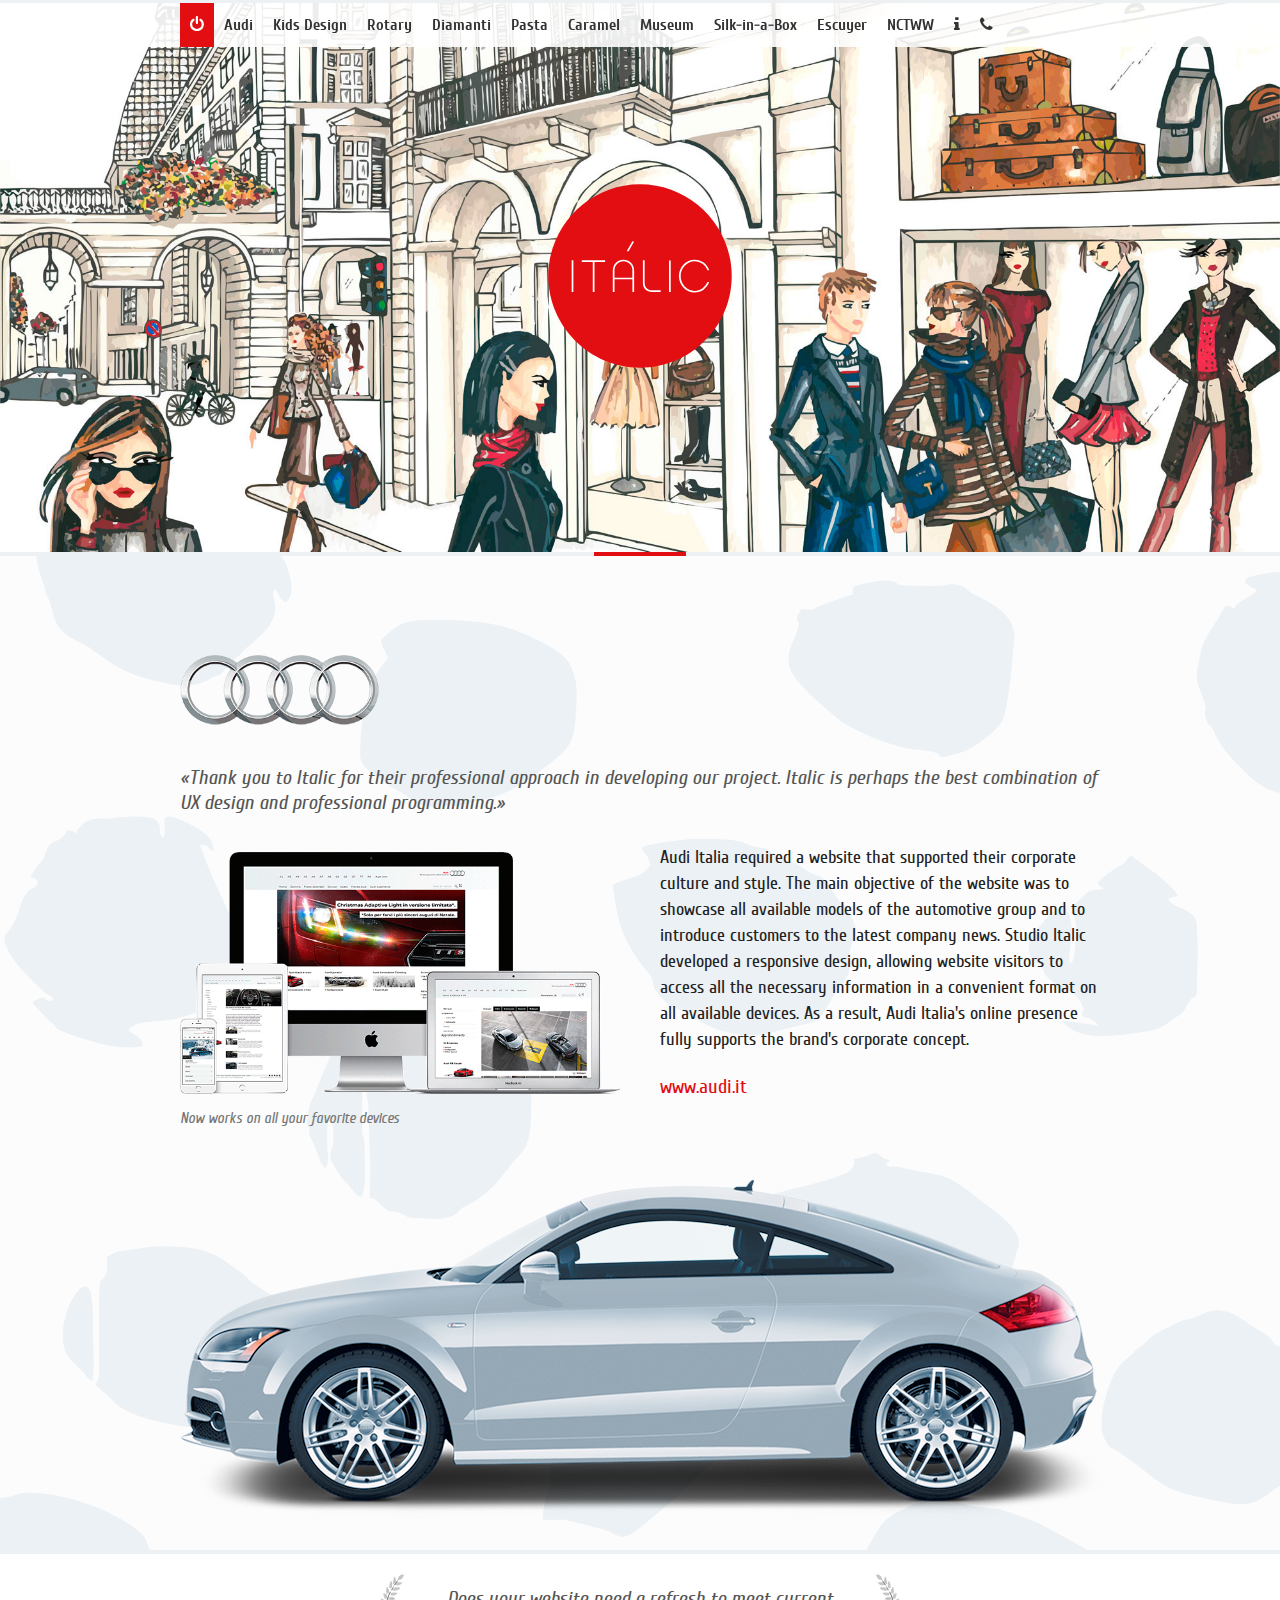
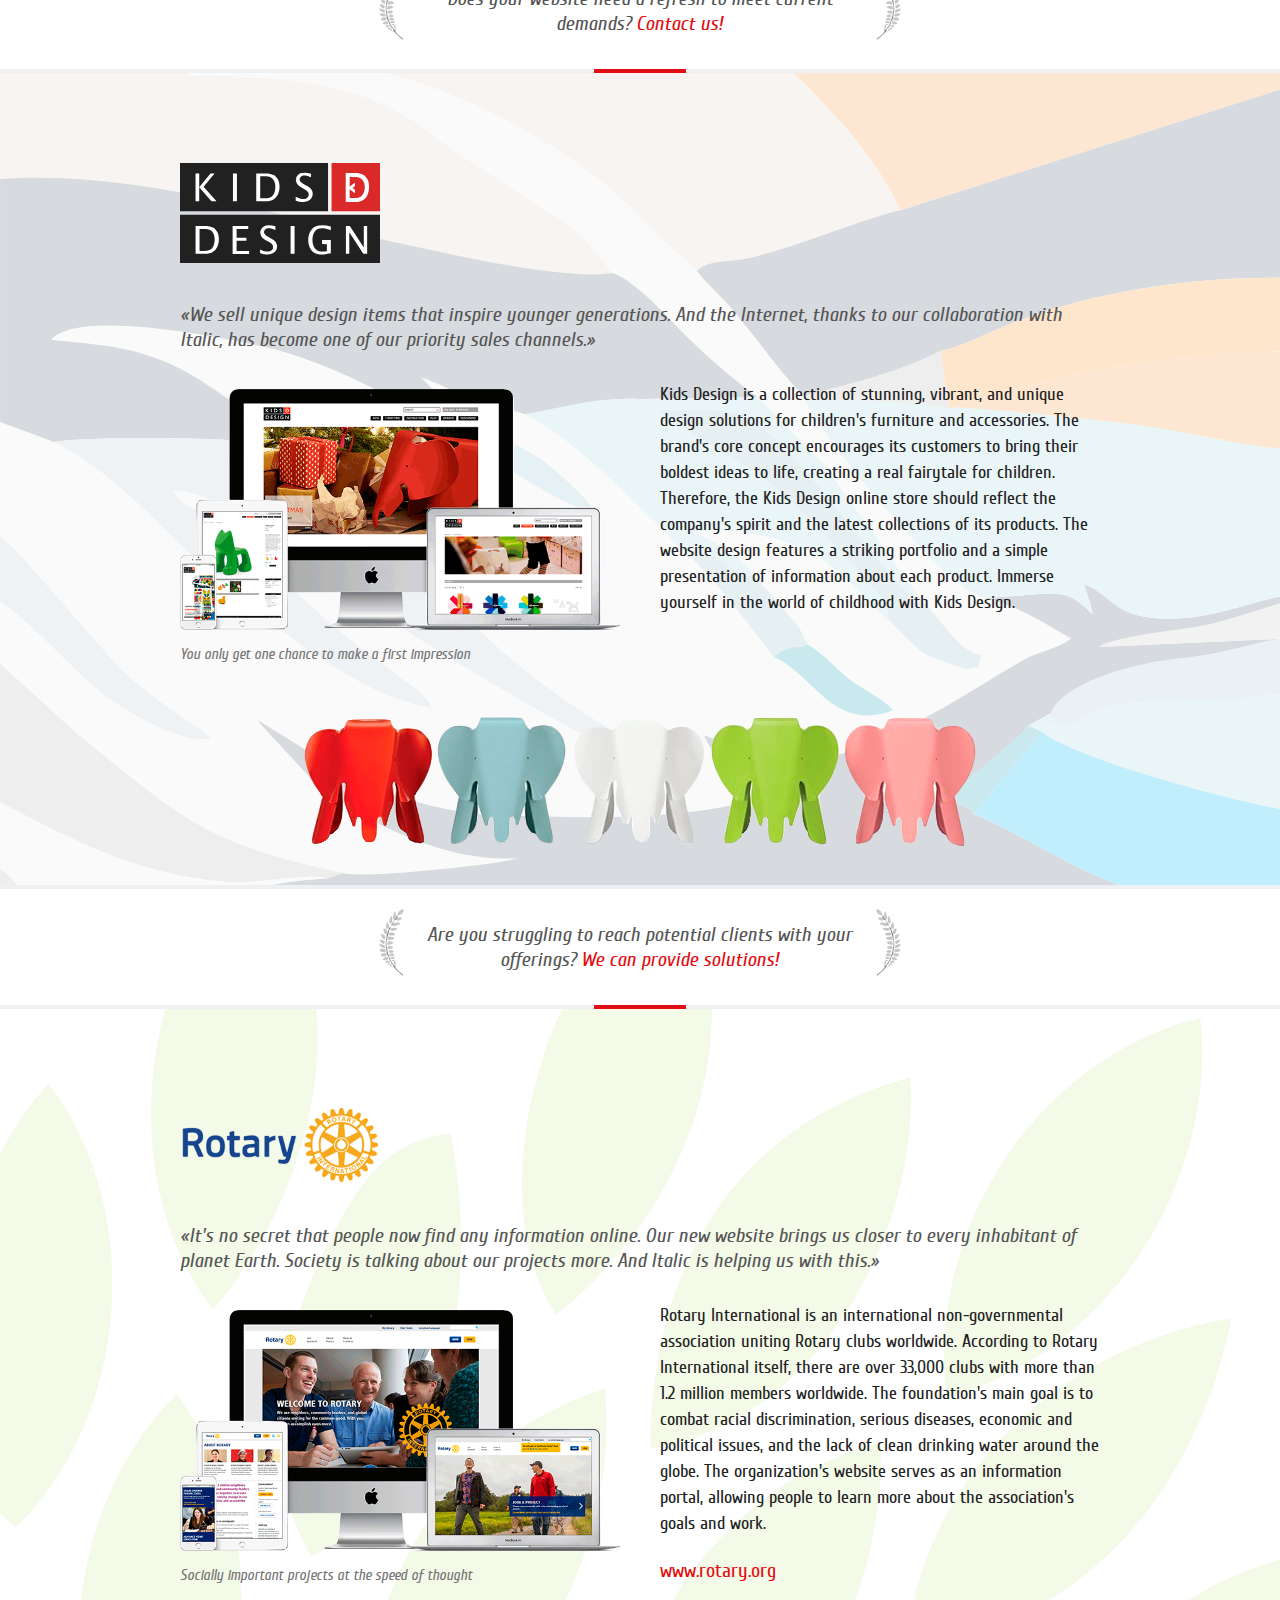
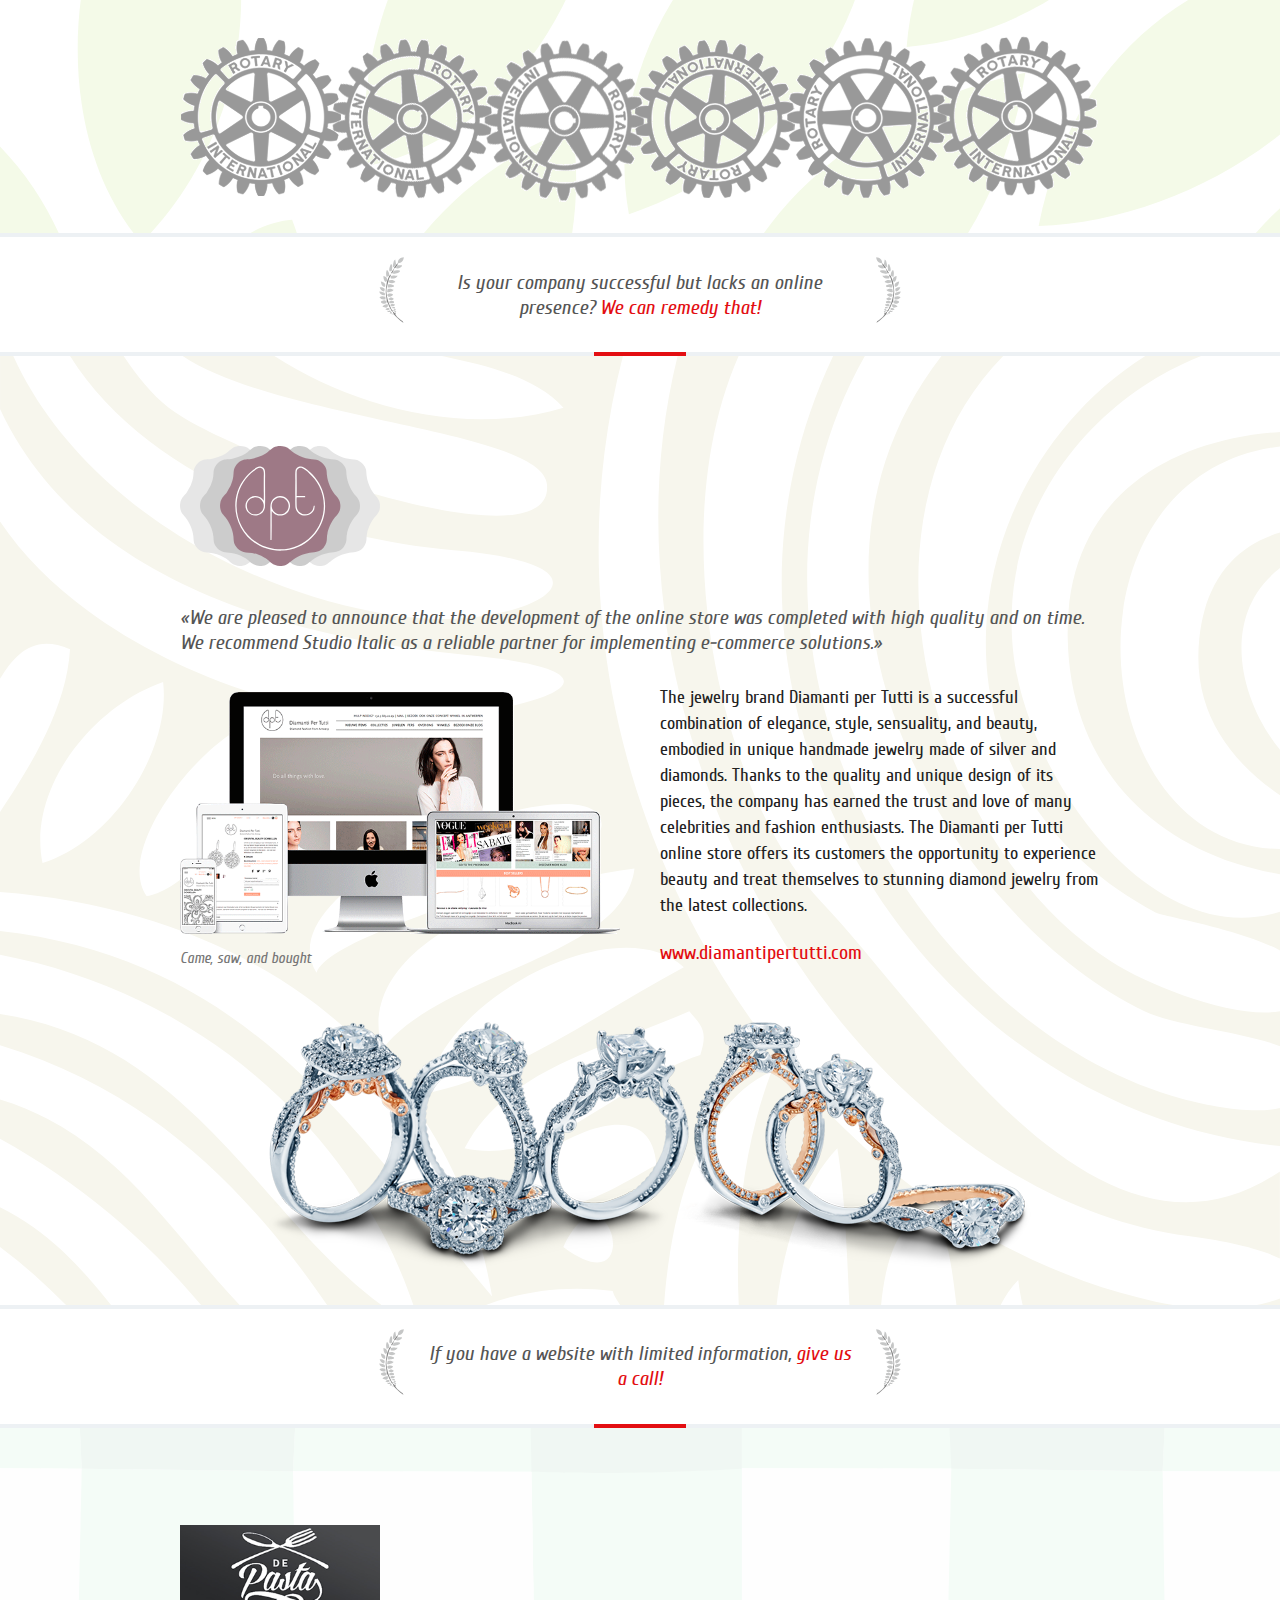
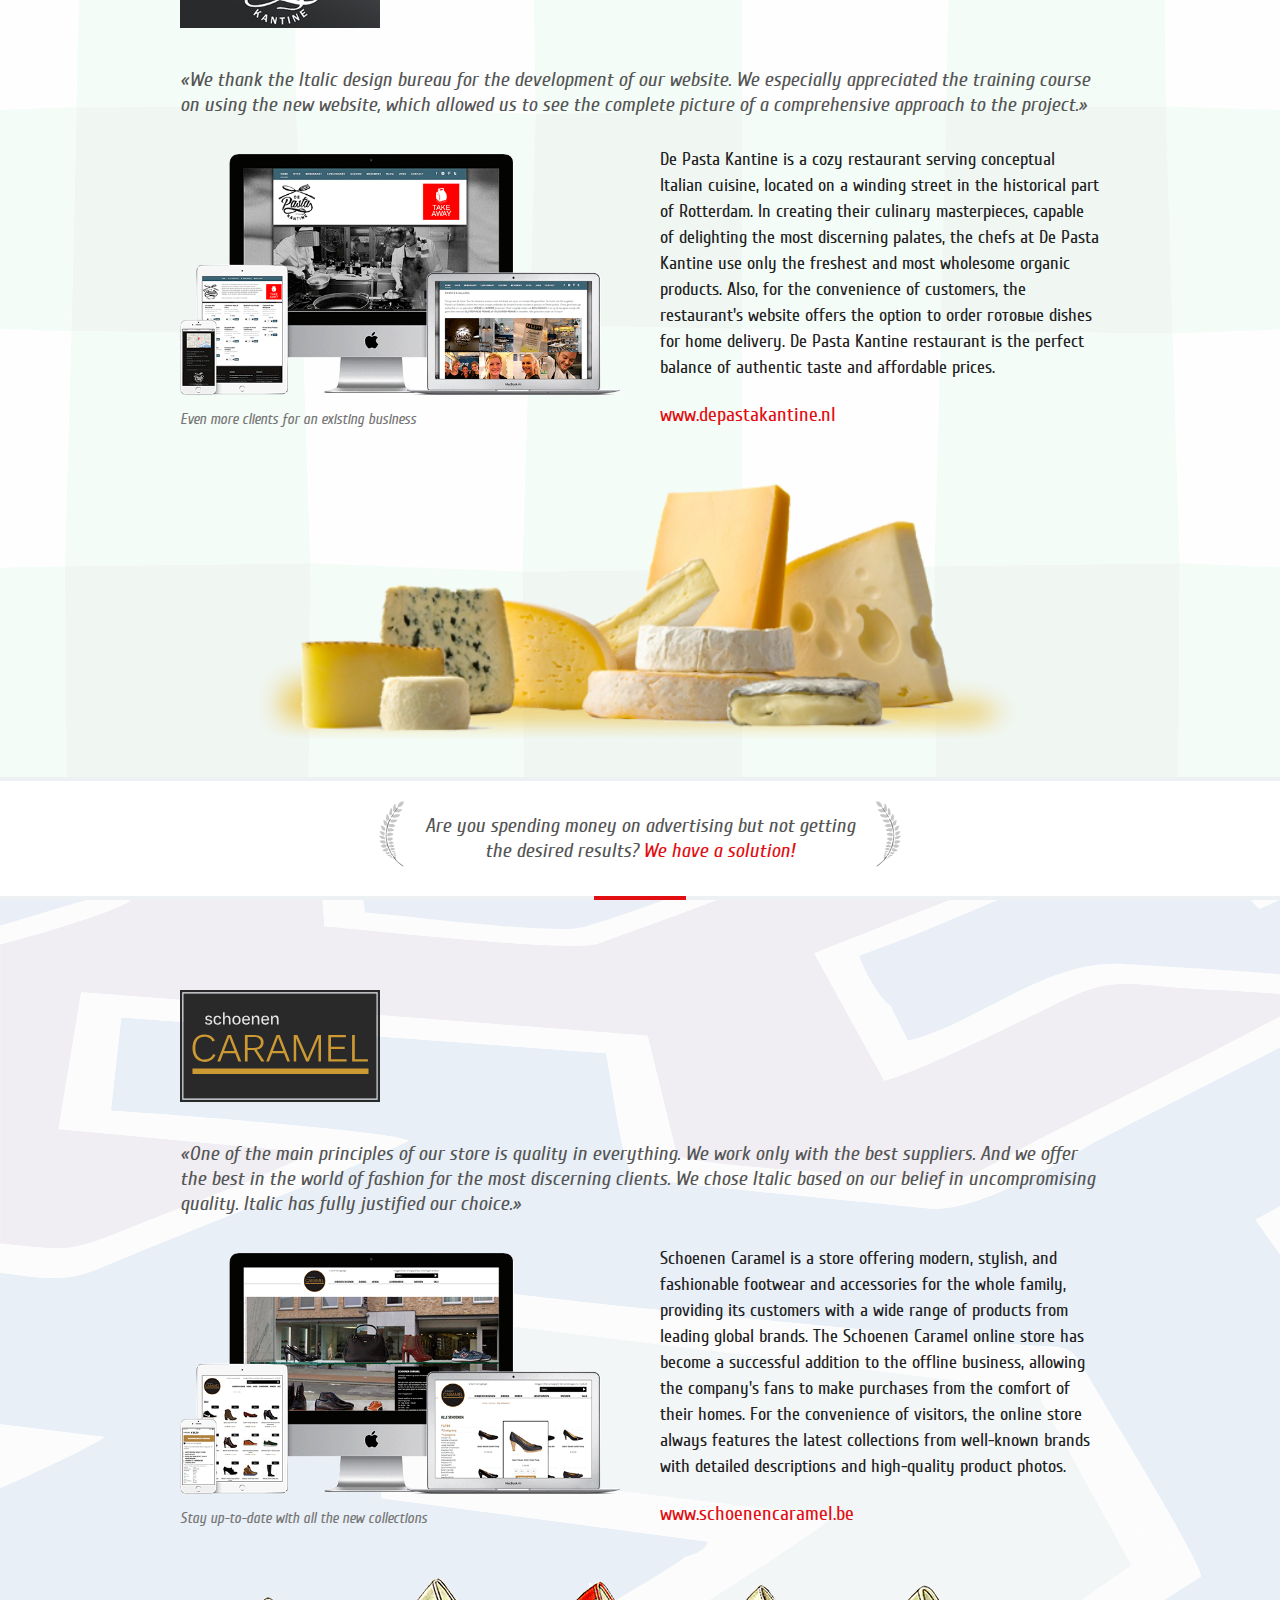
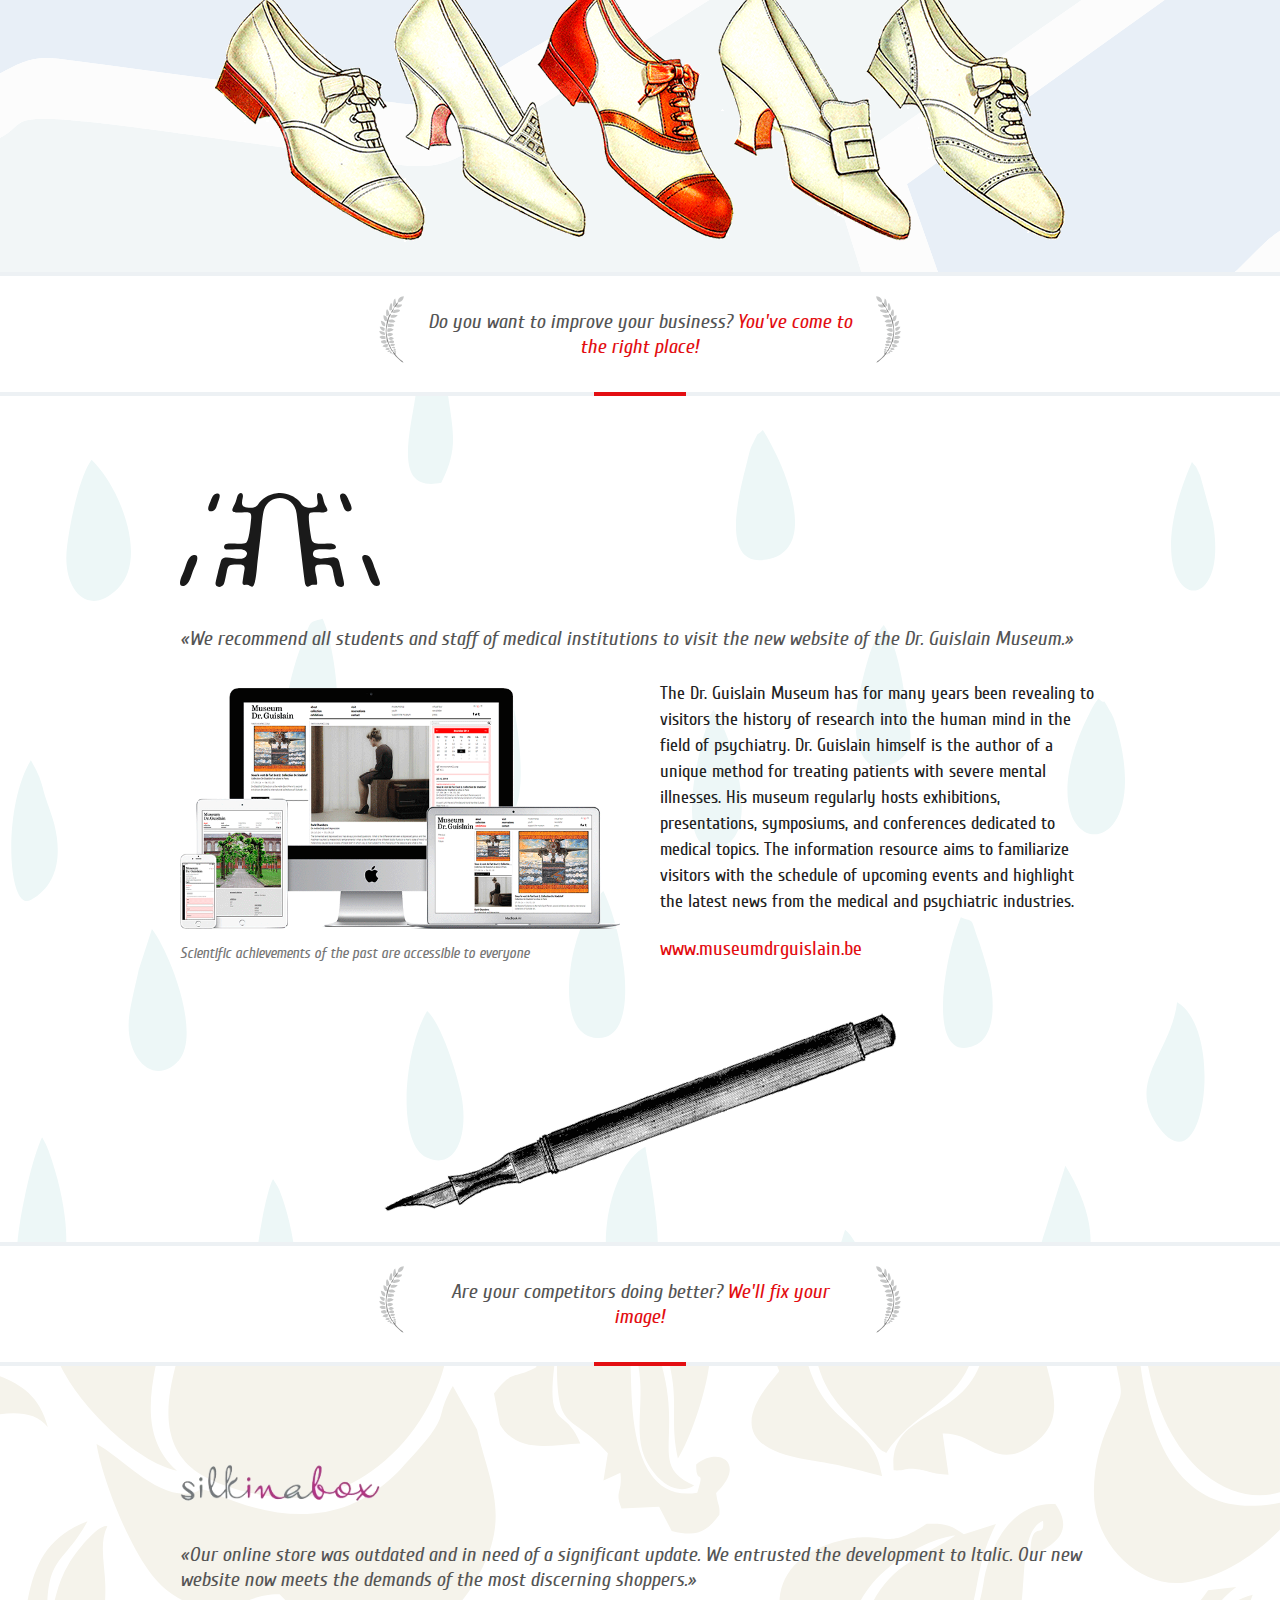
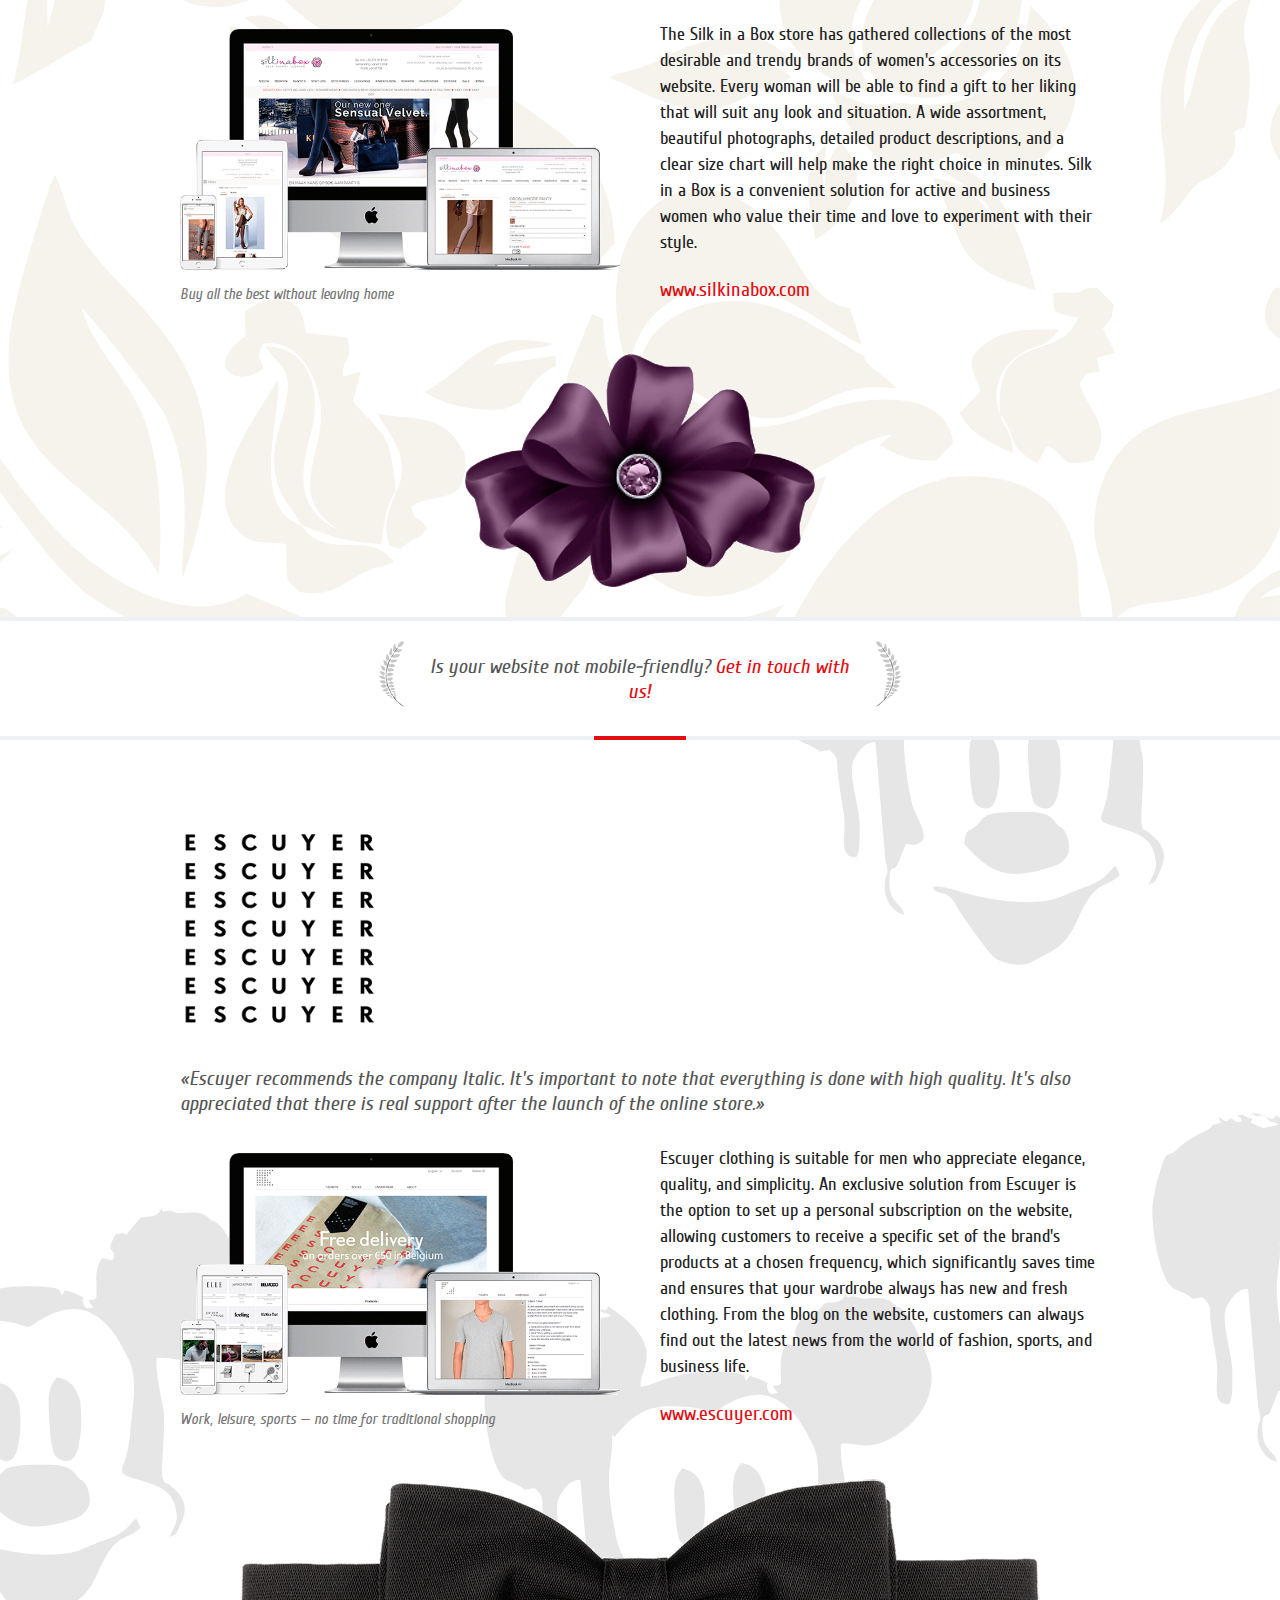
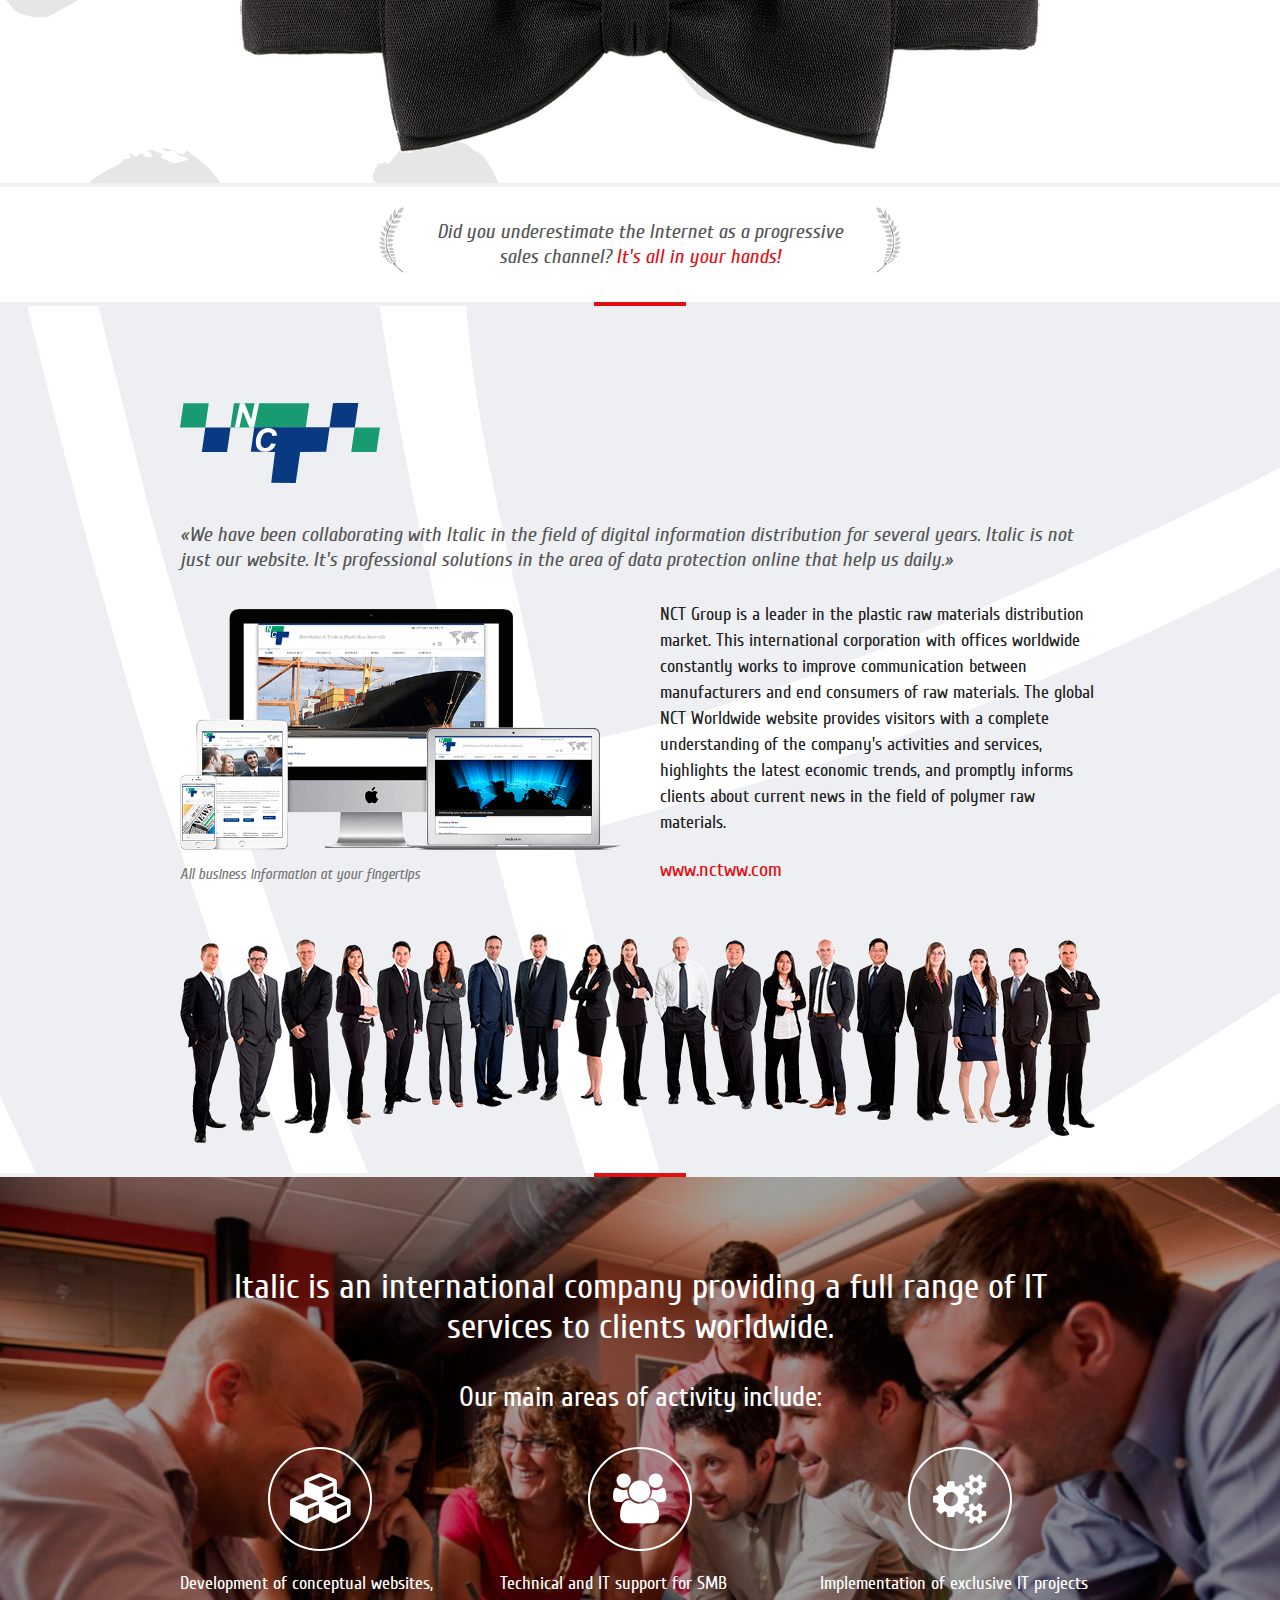
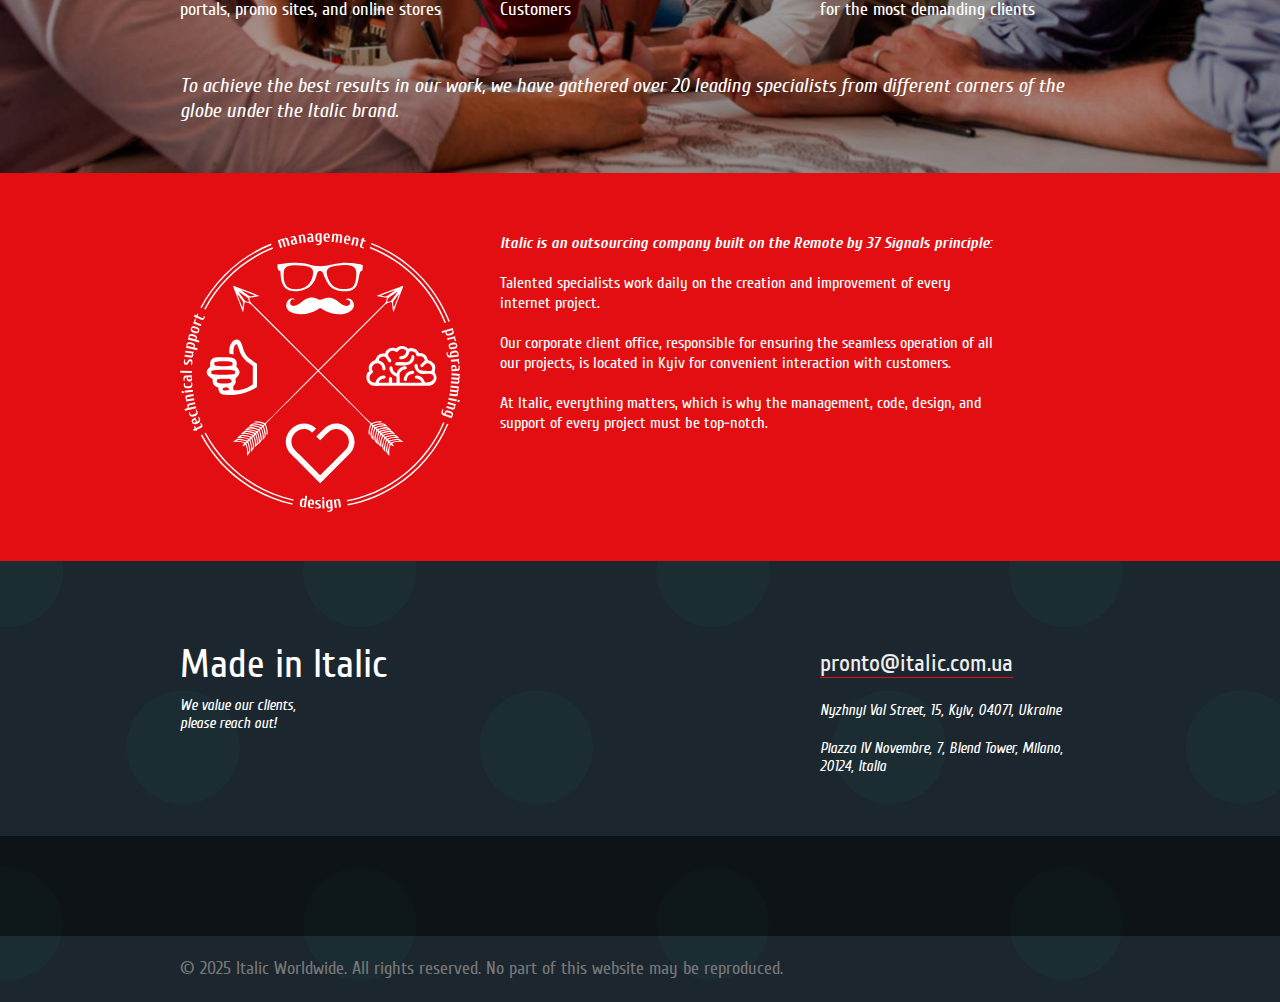
<file: index.html>
<!DOCTYPE html>
<!--[if lt IE 7 ]><html class="ie ie6" lang="ru"> <![endif]-->
<!--[if IE 7 ]><html class="ie ie7" lang="ru"> <![endif]-->
<!--[if IE 8 ]><html class="ie ie8" lang="ru"> <![endif]-->
<!--[if (gte IE 9)|!(IE)]><!--><html lang="ru-UA" prefix="og: http://ogp.me/ns#"> <!--<![endif]-->
<head>

	<!-- Basic Page Needs
	================================================== -->
	<meta charset="utf-8">
	<title>Made in Italic</title>
	<meta name="description" content="Software development and IT support for international clients worldwide. Clients are our top priority.">
	<meta name="author" content="italic.com.ua">
	<meta name="keywords" content="Italic, Software development, IT support">
	
	<meta property="og:title" content="Made in Italic" />
	<meta property="og:description" content="Software development and IT support for international clients worldwide. Clients are our top priority." />
	<meta property="og:url" content="http://italic.com.ua/" />
	<meta property="og:locale" content="ru" />
	<meta property="og:image" content="http://italic.com.ua/images/logos/logo.jpg" />
	<meta property="og:type" content="website" />
	<meta property="og:site_name" content="italic.com.ua" />

	<!-- Mobile Specific Metas
	================================================== -->
	<meta name="viewport" content="width=device-width, initial-scale=1, maximum-scale=1">

	<!-- CSS Files
	================================================== -->
	<link rel="stylesheet" type="text/css" href="css/cssreset-min.css">
	<link rel="stylesheet" href="css/alpha_background.css">
	<link rel="stylesheet" href="css/grid.css">
	<link rel="stylesheet" href="css/style.css">
	<link rel="stylesheet" href="css/responsive_custom.css">
	<link rel="stylesheet" href="awesome/font-awesome.min.css">

	<!-- Favicons
	================================================== -->
	<link rel="shortcut icon" href="favicon.ico">

	<!-- Google Web Fonts
	* This template uses 'PT Serif' and 'Cuprum'
	================================================== -->
<!--	<link href='http://www.google.com/fonts#UsePlace:use/Collection:Cuprum:400,400italic,700,700italic' rel='stylesheet' type='text/css'>  -->
<!--	<link href='http://fonts.googleapis.com/css?family=PT+Serif:400,700,400italic,700italic|Open+Sans:400italic,700italic,400,700&subset=latin,cyrillic-ext,cyrillic' rel='stylesheet' type='text/css'>  -->

	<!-- Javascript files
	================================================== -->

	<script src="js/jquery.min.js"></script>
	<script src="js/selectnav.min.js"></script>
	<script src="js/bootstrap-scrollspy.js"></script>
	<script src="js/jquery.custom.js"></script>

</head>
<body data-spy="scroll" data-target="#section-topbar">

	<div id="section-topbar">
			<div class="container">
				<div class="sixteen columns">
						<ul id="nav" class="nav">
							<li class="menu-item"><a href="#section-invite"><i class="fa fa-power-off"></i></a></li>
							<li class="menu-item"><a href="#section-client1">Audi</a></li>
							<li class="menu-item"><a href="#section-client2">Kids Design</a></li>
							<li class="menu-item"><a href="#section-client3">Rotary</a></li>
							<li class="menu-item"><a href="#section-client4">Diamanti</a></li>
							<li class="menu-item"><a href="#section-client5">Pasta</a></li>
							<li class="menu-item"><a href="#section-client6">Caramel</a></li>
							<li class="menu-item"><a href="#section-client7">Museum</a></li>
							<li class="menu-item"><a href="#section-client8">Silk-in-a-Box</a></li>
							<li class="menu-item"><a href="#section-client9">Escuyer</a></li>
							<li class="menu-item"><a href="#section-client10">NCTWW</a></li>
							<li class="menu-item"><a href="#section-info"><i class="fa fa-info"></i></a></li>
							<li class="menu-item"><a href="#section-contact"><i class="fa fa-phone"></i></a></li>
						</ul><!-- // uL#nav -->
					<div class="clear"></div>
				</div><!-- // .sixteen -->
			</div><!-- // .container -->

			<div class="mob_menu">
						<div class="menu_icon">
							<a href="#section-invite"><i class="fa fa-power-off"></i></a>
						</div>
						<div class="menu_icon">
							<a id="next"><i class="fa fa-sort-alpha-asc icon-pulse"></i></a>
						</div>
						<div class="menu_icon">
							<a href="#section-info"><i class="fa fa-info"></i></a>
						</div>
						<div class="menu_icon">
							<a class="withbrd" href="#section-contact"><i class="fa fa-phone"></i></a>
						</div>
			</div>
		<div class="clear"></div>
	</div><!-- // #section-topbar -->


	<!-- Invite

	* Invite section
	================================================== -->
	<div id="section-invite" class="part">
		<div class="container">
			<div class="sixteen columns bigscreen">
				<a href="#section-client1"><img class="logo_mob" src="images/italic_logo_mob_logo.svg" alt="italic_logo"/></a>
			</div><!-- // .sixteen -->
			<div class="clear"></div>
		</div><!-- // .container -->
	</div><!-- // #section-invite -->



	<!-- Divider
	================================================== -->
	<div class="divider">
		<div class="container">
			<div class="sixteen columns">
				<div class="red-box"></div>
			</div>
		</div>
	</div>



	<!-- Client 1 (Audi)
	================================================== -->
	<div id="section-client1" class="client part">
		<div class="container">
			<div class="four columns">
				<img class="client_logo low" src="images/logos/italic_logo02.png" alt="audi logo">
			</div>
			<div class="twelve columns">
				&nbsp;
			</div><!-- // .twelve -->

			<div class="clear"></div>

			<div class="sixteen columns">
				<p class="headline">&laquo;Thank you to Italic for their professional approach in developing our project. Italic is perhaps the best combination of UX design and professional programming.&raquo;</p>
			</div><!-- // .sixteen -->

			<div class="clear"></div>

			<div class="eight columns">
				<img src="images/italic_img02.png" alt="client's site">
				<p class="desc">Now works on all your favorite devices</p>
			</div>

			<div class="eight columns">
				<p>Audi Italia required a website that supported their corporate culture and style. The main objective of the website was to showcase all available models of the automotive group and to introduce customers to the latest company news. Studio Italic developed a responsive design, allowing website visitors to access all the necessary information in a convenient format on all available devices. As a result, Audi Italia's online presence fully supports the brand's corporate concept.</p>
				<a class="client_link" href="http://www.audi.it" target="_blank">www.audi.it</a>
			</div>

			<div class="clear"></div>

			<div class="sixteen columns">
				<img class="client_elem" src="images/italic_fin02.png" alt="client_elem">
			</div>

			<div class="clear"></div>
		</div><!-- // .container -->
	</div><!-- // #section-event -->

	<!-- Quote about Italic
	================================================ -->
	<div class="quote">
		<div class="container">
			<div class="sixteen columns">
				<table cellpadding="0" cellspacing="0">
					<tr>
						<td class="pic"><img src="images/bg/italic_el01.svg"></td>
						<td class="text" valign="middle"><p class="headline">Does your website need a refresh to meet current demands? <a class="client_link" href="#section-info"> Contact us!</a></p></td>
						<td><img src="images/bg/italic_el02.svg"></td>
					</tr>
				</table>
			</div>
		</div>
	</div>


	<!-- Divider
	================================================== -->
	<div class="divider">
		<div class="container">
			<div class="sixteen columns">
				<div class="red-box"></div>
			</div>
		</div>
	</div>


	<!-- Client 2 (Kids Design)
	================================================== -->
	<div id="section-client2" class="client part">
		<div class="container">
				<div class="four columns">
				<img class="client_logo" src="images/logos/italic_logo03.svg" alt="kids logo">
			</div>
			<div class="twelve columns">
				&nbsp;
			</div><!-- // .twelve -->

			<div class="clear"></div>

			<div class="sixteen columns">
				<p class="headline">&laquo;We sell unique design items that inspire younger generations. And the Internet, thanks to our collaboration with Italic, has become one of our priority sales channels.&raquo;</p>
			</div><!-- // .sixteen -->

			<div class="clear"></div>

			<div class="eight columns">
				<img src="images/italic_img03.png" alt="client's site">
				<p class="desc">You only get one chance to make a first impression</p>
			</div>

			<div class="eight columns">
				<p>Kids Design is a collection of stunning, vibrant, and unique design solutions for children's furniture and accessories. The brand's core concept encourages its customers to bring their boldest ideas to life, creating a real fairytale for children. Therefore, the Kids Design online store should reflect the company's spirit and the latest collections of its products. The website design features a striking portfolio and a simple presentation of information about each product. Immerse yourself in the world of childhood with Kids Design.</p>
				
			</div>

			<div class="clear"></div>

			<div class="sixteen columns">
				<img class="client_elem" src="images/italic_fin03.png" alt="client_elem">
			</div>

			<div class="clear"></div>
		</div><!-- // .container -->
	</div><!-- // #section-event -->

	<!-- Quote about Italic
	================================================ -->
	<div class="quote">
		<div class="container">
			<div class="sixteen columns">
				<table cellpadding="0" cellspacing="0">
					<tr>
						<td class="pic"><img src="images/bg/italic_el01.svg"></td>
						<td class="text" valign="middle"><p class="headline">Are you struggling to reach potential clients with your offerings? <a class="client_link" href="#section-info"> We can provide solutions!</a></p></td>
						<td><img src="images/bg/italic_el02.svg"></td>
					</tr>
				</table>
			</div>
		</div>
	</div>


	<!-- Divider
	================================================== -->
	<div class="divider">
		<div class="container">
			<div class="sixteen columns">
				<div class="red-box"></div>
			</div>
		</div>
	</div>


		<!-- Client 3 (Rotari)
	================================================== -->
	<div id="section-client3" class="client part">
		<div class="container">
				<div class="four columns">
				<img class="client_logo low" src="images/logos/italic_logo04.png" alt="rotary logo">
			</div>
			<div class="twelve columns">
				&nbsp;
			</div><!-- // .twelve -->

			<div class="clear"></div>

			<div class="sixteen columns">
				<p class="headline">&laquo;It's no secret that people now find any information online. Our new website brings us closer to every inhabitant of planet Earth. Society is talking about our projects more. And Italic is helping us with this.&raquo;</p>
			</div><!-- // .sixteen -->

			<div class="clear"></div>

			<div class="eight columns">
				<img src="images/italic_img04.png" alt="client's site">
				<p class="desc">Socially important projects at the speed of thought</p>
			</div>

			<div class="eight columns">
				<p>Rotary International is an international non-governmental association uniting Rotary clubs worldwide. According to Rotary International itself, there are over 33,000 clubs with more than 1.2 million members worldwide. The foundation's main goal is to combat racial discrimination, serious diseases, economic and political issues, and the lack of clean drinking water around the globe. The organization's website serves as an information portal, allowing people to learn more about the association's goals and work.</p>
				<a class="client_link" href="http://www.rotary.org" target="_blank">www.rotary.org</a>
			</div>

			<div class="clear"></div>

			<div class="sixteen columns">
				<img class="client_elem" src="images/italic_fin04.png" alt="client_elem">
			</div>

			<div class="clear"></div>
		</div><!-- // .container -->
	</div><!-- // #section-event -->

	<!-- Quote about Italic
	================================================ -->
	<div class="quote">
		<div class="container">
			<div class="sixteen columns">
				<table cellpadding="0" cellspacing="0">
					<tr>
						<td class="pic"><img src="images/bg/italic_el01.svg"></td>
						<td class="text" valign="middle"><p class="headline">Is your company successful but lacks an online presence? <a class="client_link" href="#section-info"> We can remedy that!</a></p></td>
						<td><img src="images/bg/italic_el02.svg"></td>
					</tr>
				</table>
			</div>
		</div>
	</div>


	<!-- Divider
	================================================== -->
	<div class="divider">
		<div class="container">
			<div class="sixteen columns">
				<div class="red-box"></div>
			</div>
		</div>
	</div>




		<!-- Client 4 (Diamanti)
	================================================== -->
	<div id="section-client4" class="client part">
		<div class="container">
				<div class="four columns">
				<img class="client_logo" src="images/logos/italic_logo05.svg" alt="diamanti logo">
			</div>
			<div class="twelve columns">
				&nbsp;
			</div><!-- // .twelve -->

			<div class="clear"></div>

			<div class="sixteen columns">
				<p class="headline">&laquo;We are pleased to announce that the development of the online store was completed with high quality and on time. We recommend Studio Italic as a reliable partner for implementing e-commerce solutions.&raquo;</p>
			</div><!-- // .sixteen -->

			<div class="clear"></div>

			<div class="eight columns">
				<img src="images/italic_img05.png" alt="client's site">
				<p class="desc">Came, saw, and bought</p>
			</div>

			<div class="eight columns">
				<p>The jewelry brand Diamanti per Tutti is a successful combination of elegance, style, sensuality, and beauty, embodied in unique handmade jewelry made of silver and diamonds. Thanks to the quality and unique design of its pieces, the company has earned the trust and love of many celebrities and fashion enthusiasts. The Diamanti per Tutti online store offers its customers the opportunity to experience beauty and treat themselves to stunning diamond jewelry from the latest collections.</p>
				<a class="client_link" href="http://www.diamantipertutti.com" target="_blank">www.diamantipertutti.com</a>
			</div>

			<div class="clear"></div>

			<div class="sixteen columns">
				<img class="client_elem" src="images/italic_fin05.png" alt="client_elem">
			</div>

			<div class="clear"></div>
		</div><!-- // .container -->
	</div><!-- // #section-event -->

	<!-- Quote about Italic
	================================================ -->
	<div class="quote">
		<div class="container">
			<div class="sixteen columns">
				<table cellpadding="0" cellspacing="0">
					<tr>
						<td class="pic"><img src="images/bg/italic_el01.svg"></td>
						<td class="text" valign="middle"><p class="headline">If you have a website with limited information, <a class="client_link" href="#section-info"> give us a call!</a></p></td>
						<td><img src="images/bg/italic_el02.svg"></td>
					</tr>
				</table>
			</div>
		</div>
	</div>


	<!-- Divider
	================================================== -->
	<div class="divider">
		<div class="container">
			<div class="sixteen columns">
				<div class="red-box"></div>
			</div>
		</div>
	</div>


		<!-- Client 5 (Pasta)
	================================================== -->
	<div id="section-client5" class="client part">
		<div class="container">
				<div class="four columns">
				<img class="client_logo low" src="images/logos/italic_logo06.jpg" alt="pasta logo">
			</div>
			<div class="twelve columns">
				&nbsp;
			</div><!-- // .twelve -->

			<div class="clear"></div>

			<div class="sixteen columns">
				<p class="headline">&laquo;We thank the Italic design bureau for the development of our website. We especially appreciated the training course on using the new website, which allowed us to see the complete picture of a comprehensive approach to the project.&raquo;</p>
			</div><!-- // .sixteen -->

			<div class="clear"></div>

			<div class="eight columns">
				<img src="images/italic_img06.png" alt="client's site">
				<p class="desc">Even more clients for an existing business</p>
			</div>

			<div class="eight columns">
				<p>De Pasta Kantine is a cozy restaurant serving conceptual Italian cuisine, located on a winding street in the historical part of Rotterdam. In creating their culinary masterpieces, capable of delighting the most discerning palates, the chefs at De Pasta Kantine use only the freshest and most wholesome organic products. Also, for the convenience of customers, the restaurant's website offers the option to order готовые dishes for home delivery. De Pasta Kantine restaurant is the perfect balance of authentic taste and affordable prices.</p>
				<a class="client_link" href="http://www.depastakantine.nl" target="_blank">www.depastakantine.nl</a>
			</div>

			<div class="clear"></div>

			<div class="sixteen columns">
				<img class="client_elem" src="images/italic_fin06.png" alt="client_elem" width="840">
			</div>

			<div class="clear"></div>
		</div><!-- // .container -->
	</div><!-- // #section-event -->

	<!-- Quote about Italic
	================================================ -->
	<div class="quote">
		<div class="container">
			<div class="sixteen columns">
				<table cellpadding="0" cellspacing="0">
					<tr>
						<td class="pic"><img src="images/bg/italic_el01.svg"></td>
						<td class="text" valign="middle"><p class="headline">Are you spending money on advertising but not getting the desired results? <a class="client_link" href="#section-info"> We have a solution!</a></p></td>
						<td><img src="images/bg/italic_el02.svg"></td>
					</tr>
				</table>
				</div>
			</div>
		</div>
	</div>


	<!-- Divider
	================================================== -->
	<div class="divider">
		<div class="container">
			<div class="sixteen columns">
				<div class="red-box"></div>
			</div>
		</div>
	</div>


			<!-- Client 6 (Caramel)
	================================================== -->
	<div id="section-client6" class="client part">
		<div class="container">
				<div class="four columns">
				<img class="client_logo" src="images/logos/italic_logo07.svg" alt="caramel logo">
			</div>
			<div class="twelve columns">
				&nbsp;
			</div><!-- // .twelve -->

			<div class="clear"></div>

			<div class="sixteen columns">
				<p class="headline">&laquo;One of the main principles of our store is quality in everything. We work only with the best suppliers. And we offer the best in the world of fashion for the most discerning clients. We chose Italic based on our belief in uncompromising quality. Italic has fully justified our choice.&raquo;</p>
			</div><!-- // .sixteen -->

			<div class="clear"></div>

			<div class="eight columns">
				<img src="images/italic_img07.png" alt="client's site">
				<p class="desc">Stay up-to-date with all the new collections</p>
			</div>

			<div class="eight columns">
				<p>Schoenen Caramel is a store offering modern, stylish, and fashionable footwear and accessories for the whole family, providing its customers with a wide range of products from leading global brands. The Schoenen Caramel online store has become a successful addition to the offline business, allowing the company's fans to make purchases from the comfort of their homes. For the convenience of visitors, the online store always features the latest collections from well-known brands with detailed descriptions and high-quality product photos.</p>
				<a class="client_link" href="http://www.schoenencaramel.be" target="_blank">www.schoenencaramel.be</a>
			</div>

			<div class="clear"></div>

			<div class="sixteen columns">
				<img class="client_elem" src="images/italic_fin07.png" alt="client_elem">
			</div>

			<div class="clear"></div>
		</div><!-- // .container -->
	</div><!-- // #section-event -->

	<!-- Quote about Italic
	================================================ -->
	<div class="quote">
		<div class="container">
			<div class="sixteen columns">
				<table cellpadding="0" cellspacing="0">
					<tr>
						<td class="pic"><img src="images/bg/italic_el01.svg"></td>
						<td class="text" valign="middle"><p class="headline">Do you want to improve your business? <a class="client_link" href="#section-info"> You've come to the right place!</a></p></td>
						<td><img src="images/bg/italic_el02.svg"></td>
					</tr>
				</table>
			</div>
		</div>
	</div>


	<!-- Divider
	================================================== -->
	<div class="divider">
		<div class="container">
			<div class="sixteen columns">
				<div class="red-box"></div>
			</div>
		</div>
	</div>



		<!-- Client 7 (Museum)
	================================================== -->
	<div id="section-client7" class="client part">
		<div class="container">
				<div class="four columns">
				<img class="client_logo low" src="images/logos/italic_logo08.svg" alt="museum logo">
			</div>
			<div class="twelve columns">
				&nbsp;
			</div><!-- // .twelve -->

			<div class="clear"></div>

			<div class="sixteen columns">
				<p class="headline">&laquo;We recommend all students and staff of medical institutions to visit the new website of the Dr. Guislain Museum.&raquo;</p>
			</div><!-- // .sixteen -->

			<div class="clear"></div>

			<div class="eight columns">
				<img src="images/italic_img08.png" alt="client's site">
				<p class="desc">Scientific achievements of the past are accessible to everyone</p>
			</div>

			<div class="eight columns">
				<p>The Dr. Guislain Museum has for many years been revealing to visitors the history of research into the human mind in the field of psychiatry. Dr. Guislain himself is the author of a unique method for treating patients with severe mental illnesses. His museum regularly hosts exhibitions, presentations, symposiums, and conferences dedicated to medical topics. The information resource aims to familiarize visitors with the schedule of upcoming events and highlight the latest news from the medical and psychiatric industries.</p>
				<a class="client_link" href="http://www.museumdrguislain.be" target="_blank">www.museumdrguislain.be</a>
			</div>

			<div class="clear"></div>

			<div class="sixteen columns">
				<img class="client_elem" src="images/italic_fin08.png" alt="client_elem">
			</div>

			<div class="clear"></div>
		</div><!-- // .container -->
	</div><!-- // #section-event -->

	<!-- Quote about Italic
	================================================ -->
	<div class="quote">
		<div class="container">
			<div class="sixteen columns">
				<table cellpadding="0" cellspacing="0">
					<tr>
						<td class="pic"><img src="images/bg/italic_el01.svg"></td>
						<td class="text" valign="middle"><p class="headline">Are your competitors doing better? <a class="client_link" href="#section-info"> We'll fix your image!</a></p></td>
						<td><img src="images/bg/italic_el02.svg"></td>
					</tr>
				</table>
			</div>
		</div>
	</div>


	<!-- Divider
	================================================== -->
	<div class="divider">
		<div class="container">
			<div class="sixteen columns">
				<div class="red-box"></div>
			</div>
		</div>
	</div>


		<!-- Client 8 (Silk in a Box)
	================================================== -->
	<div id="section-client8" class="client part">
		<div class="container">
				<div class="four columns">
				<img class="client_logo low" src="images/logos/italic_logo09.png" alt="silk logo">
			</div>
			<div class="twelve columns">
				&nbsp;
			</div><!-- // .twelve -->

			<div class="clear"></div>

			<div class="sixteen columns">
				<p class="headline">&laquo;Our online store was outdated and in need of a significant update. We entrusted the development to Italic. Our new website now meets the demands of the most discerning shoppers.&raquo;</p>
			</div><!-- // .sixteen -->

			<div class="clear"></div>

			<div class="eight columns">
				<img src="images/italic_img09.png" alt="client's site">
				<p class="desc">Buy all the best without leaving home</p>
			</div>

			<div class="eight columns">
				<p>The Silk in a Box store has gathered collections of the most desirable and trendy brands of women's accessories on its website. Every woman will be able to find a gift to her liking that will suit any look and situation. A wide assortment, beautiful photographs, detailed product descriptions, and a clear size chart will help make the right choice in minutes. Silk in a Box is a convenient solution for active and business women who value their time and love to experiment with their style.</p>
				<a class="client_link" href="http://www.silkinabox.com" target="_blank">www.silkinabox.com</a>
			</div>

			<div class="clear"></div>

			<div class="sixteen columns">
				<img class="client_elem" src="images/italic_fin09.png" alt="client_elem">
			</div>

			<div class="clear"></div>
		</div><!-- // .container -->
	</div><!-- // #section-event -->

	<!-- Quote about Italic
	================================================ -->
	<div class="quote">
		<div class="container">
			<div class="sixteen columns">
				<table cellpadding="0" cellspacing="0">
					<tr>
						<td class="pic"><img src="images/bg/italic_el01.svg"></td>
						<td class="text" valign="middle"><p class="headline">Is your website not mobile-friendly? <a class="client_link" href="#section-info"> Get in touch with us!</a></p></td>
						<td><img src="images/bg/italic_el02.svg"></td>
					</tr>
				</table>
			</div>
		</div>
	</div>


	<!-- Divider
	================================================== -->
	<div class="divider">
		<div class="container">
			<div class="sixteen columns">
				<div class="red-box"></div>
			</div>
		</div>
	</div>


		<!-- Client 9 (Escuyer)
	================================================== -->
	<div id="section-client9" class="client part">
		<div class="container">
				<div class="four columns">
				<img class="client_logo" src="images/logos/italic_logo10.gif" alt="escuyer logo">
			</div>
			<div class="twelve columns">
				&nbsp;
			</div><!-- // .twelve -->

			<div class="clear"></div>

			<div class="sixteen columns">
				<p class="headline">&laquo;Escuyer recommends the company Italic. It's important to note that everything is done with high quality. It's also appreciated that there is real support after the launch of the online store.&raquo;</p>
			</div><!-- // .sixteen -->

			<div class="clear"></div>

			<div class="eight columns">
				<img src="images/italic_img10.png" alt="client's site">
				<p class="desc">Work, leisure, sports&nbsp;&mdash; no time for traditional shopping</p>
			</div>

			<div class="eight columns">
				<p>Escuyer clothing is suitable for men who appreciate elegance, quality, and simplicity. An exclusive solution from Escuyer is the option to set up a personal subscription on the website, allowing customers to receive a specific set of the brand's products at a chosen frequency, which significantly saves time and ensures that your wardrobe always has new and fresh clothing. From the blog on the website, customers can always find out the latest news from the world of fashion, sports, and business life.</p>
				<a class="client_link" href="http://www.escuyer.com" target="_blank">www.escuyer.com</a>
			</div>

			<div class="clear"></div>

			<div class="sixteen columns">
				<img class="client_elem" src="images/italic_fin10.png" alt="client_elem">
			</div>

			<div class="clear"></div>
		</div><!-- // .container -->
	</div><!-- // #section-event -->

	<!-- Quote about Italic
	================================================ -->
	<div class="quote">
		<div class="container">
			<div class="sixteen columns">
				<table cellpadding="0" cellspacing="0">
					<tr>
						<td class="pic"><img src="images/bg/italic_el01.svg"></td>
						<td class="text" valign="middle"><p class="headline">Did you underestimate the Internet as a progressive sales channel? <a class="client_link" href="#section-info"> It's all in your hands!</a></p></td>
						<td><img src="images/bg/italic_el02.svg"></td>
					</tr>
				</table>
			</div>
		</div>
	</div>


	<!-- Divider
	================================================== -->
	<div class="divider">
		<div class="container">
			<div class="sixteen columns">
				<div class="red-box"></div>
			</div>
		</div>
	</div>


		<!-- Client 10 (NCTWW)
	================================================== -->
	<div id="section-client10" class="client part">
		<div class="container">
				<div class="four columns">
				<img class="client_logo low" src="images/logos/italic_logo11.svg" alt="nctww logo">
			</div>
			<div class="twelve columns">
				&nbsp;
			</div><!-- // .twelve -->

			<div class="clear"></div>

			<div class="sixteen columns">
				<p class="headline">&laquo;We have been collaborating with Italic in the field of digital information distribution for several years. Italic is not just our website. It's professional solutions in the area of data protection online that help us daily.&raquo;</p>
			</div><!-- // .sixteen -->

			<div class="clear"></div>

			<div class="eight columns">
				<img src="images/italic_img11.png" alt="client's site">
				<p class="desc">All business information at your fingertips</p>
			</div>

			<div class="eight columns">
				<p>NCT Group is a leader in the plastic raw materials distribution market. This international corporation with offices worldwide constantly works to improve communication between manufacturers and end consumers of raw materials. The global NCT Worldwide website provides visitors with a complete understanding of the company's activities and services, highlights the latest economic trends, and promptly informs clients about current news in the field of polymer raw materials.</p>
				<a class="client_link" href="http://www.nctww.com" target="_blank">www.nctww.com</a>
			</div>
			<div class="clear"></div>

			<div class="sixteen columns">
				<img class="client_elem" src="images/italic_fin11.png" alt="client_elem">
			</div>

			<div class="clear"></div>
		</div><!-- // .container -->
	</div><!-- // #section-event -->


	<!-- Divider
	================================================== -->
	<div class="divider">
		<div class="container">
			<div class="sixteen columns">
				<div class="red-box"></div>
			</div>
		</div>
	</div>


	<!-- Info
	================================================== -->
	<div id="section-info">
		<div class="container">
			<div class="sixteen columns">
				<p class="about">Italic is an international company providing a full range of IT services to clients worldwide.</p>
				<p class="about2">Our main areas of activity include:</p>
			</div>
			<div class="five columns">
				<div class="brd"><i class="fa fa-cubes"></i></div>
				<p>Development of conceptual websites, portals, promo sites, and online stores</p>
			</div>
			<div class="five columns">
				<div class="brd"><i class="fa fa-group"></i></div>
				<p>Technical and IT support for SMB Customers</p>
			</div>
			<div class="five columns">
				<div class="brd"><i class="fa fa-cogs"></i></div>
				<p>Implementation of exclusive IT projects for the most demanding clients</p>
			</div>
			<div class="sixteen columns">
				<p class="headline">To achieve the best results in our work, we have gathered over 20 leading specialists from different corners of the globe under the Italic brand.</p>
			</div>

		<div class="clear"></div>
		</div><!-- // .container -->
	</div><!-- // #section-info -->



	<!-- Info2
	================================================== -->
	<div id="section-info2">
		<div class="container">
			<div class="five columns">
				<img src="images/italic_el03.svg">
			</div><!-- // .five -->
			<div class="nine columns">
				<p class="info"><span>Italic is an outsourcing company built on the Remote by 37 Signals principle:</span></p>	
				<p class="info">Talented specialists work daily on the creation and improvement of every internet project. </p>
				<p class="info">Our corporate client office, responsible for ensuring the seamless operation of all our projects, is located in Kyiv for convenient interaction with customers.</p>
				<p class="info">At Italic, everything matters, which is why the management, code, design, and support of every project must be top-notch.</p>
			</div>
			<div class="clear"></div>
		</div><!-- // .container -->
	</div><!-- // #section-info2 -->



	<!-- Contact
	================================================== -->
	<div id="section-contact">
		<div class="container">
			<div class="nine columns">
					<p class="connect">Made in Italic</p>
					<p class="desc">We value our clients,<br> please reach out!</p>
			</div>

			<div class="five offset-by-two columns">
					<!-- <p class="continfo">+38</p> -->

					<p class="continfo"><a href="mailto:pronto@italic.com.ua" class="contmail" title="Email">pronto@italic.com.ua</a></p>
					<p class="desc" style="margin-top:25px;">Nyzhnyi Val Street, 15, Kyiv, 04071, Ukraine</p>
					<p class="desc">Piazza IV Novembre, 7, Blend Tower, Milano, 20124, Italia</p>
			</div><!-- // .six -->

			 <div class="clear"></div>
		</div><!-- // .container -->

		<div id="section-sponsors">
			<div class="container">
		
				<div class="clear"></div>
			</div><!-- // .container -->
		</div><!-- // #section-sponsors -->

		<div id="section-footer">
			<div class="container">
					<div class="sixteen columns">
						<p id="copytext">&copy; 2025 Italic Worldwide. All rights reserved. No part of this website may be reproduced.</p>
					</div><!-- // .eight -->
					<div class="clear"></div>
				</div><!-- // .container -->
		</div> <!-- // #section-footer -->
	</div><!-- // #section-contact -->







<!-- End Document
================================================== -->
</body>
</html>
</file>
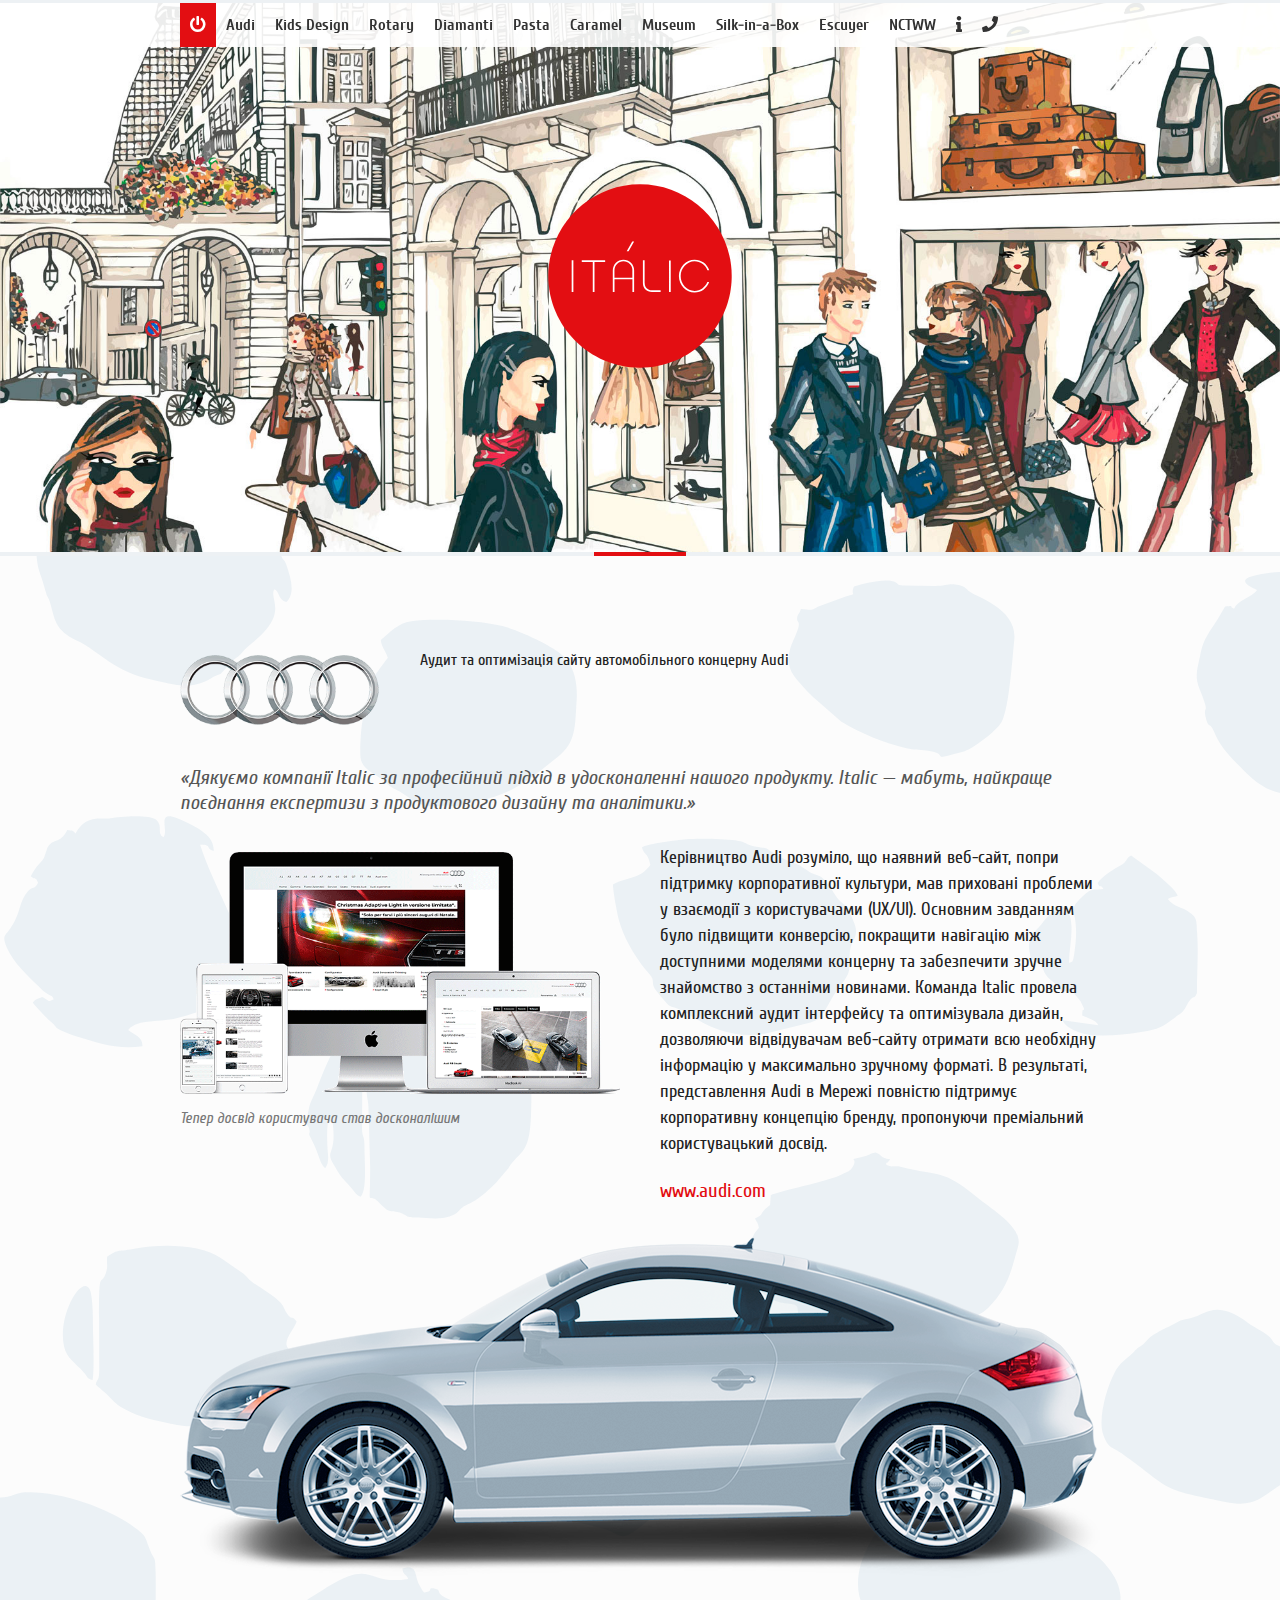
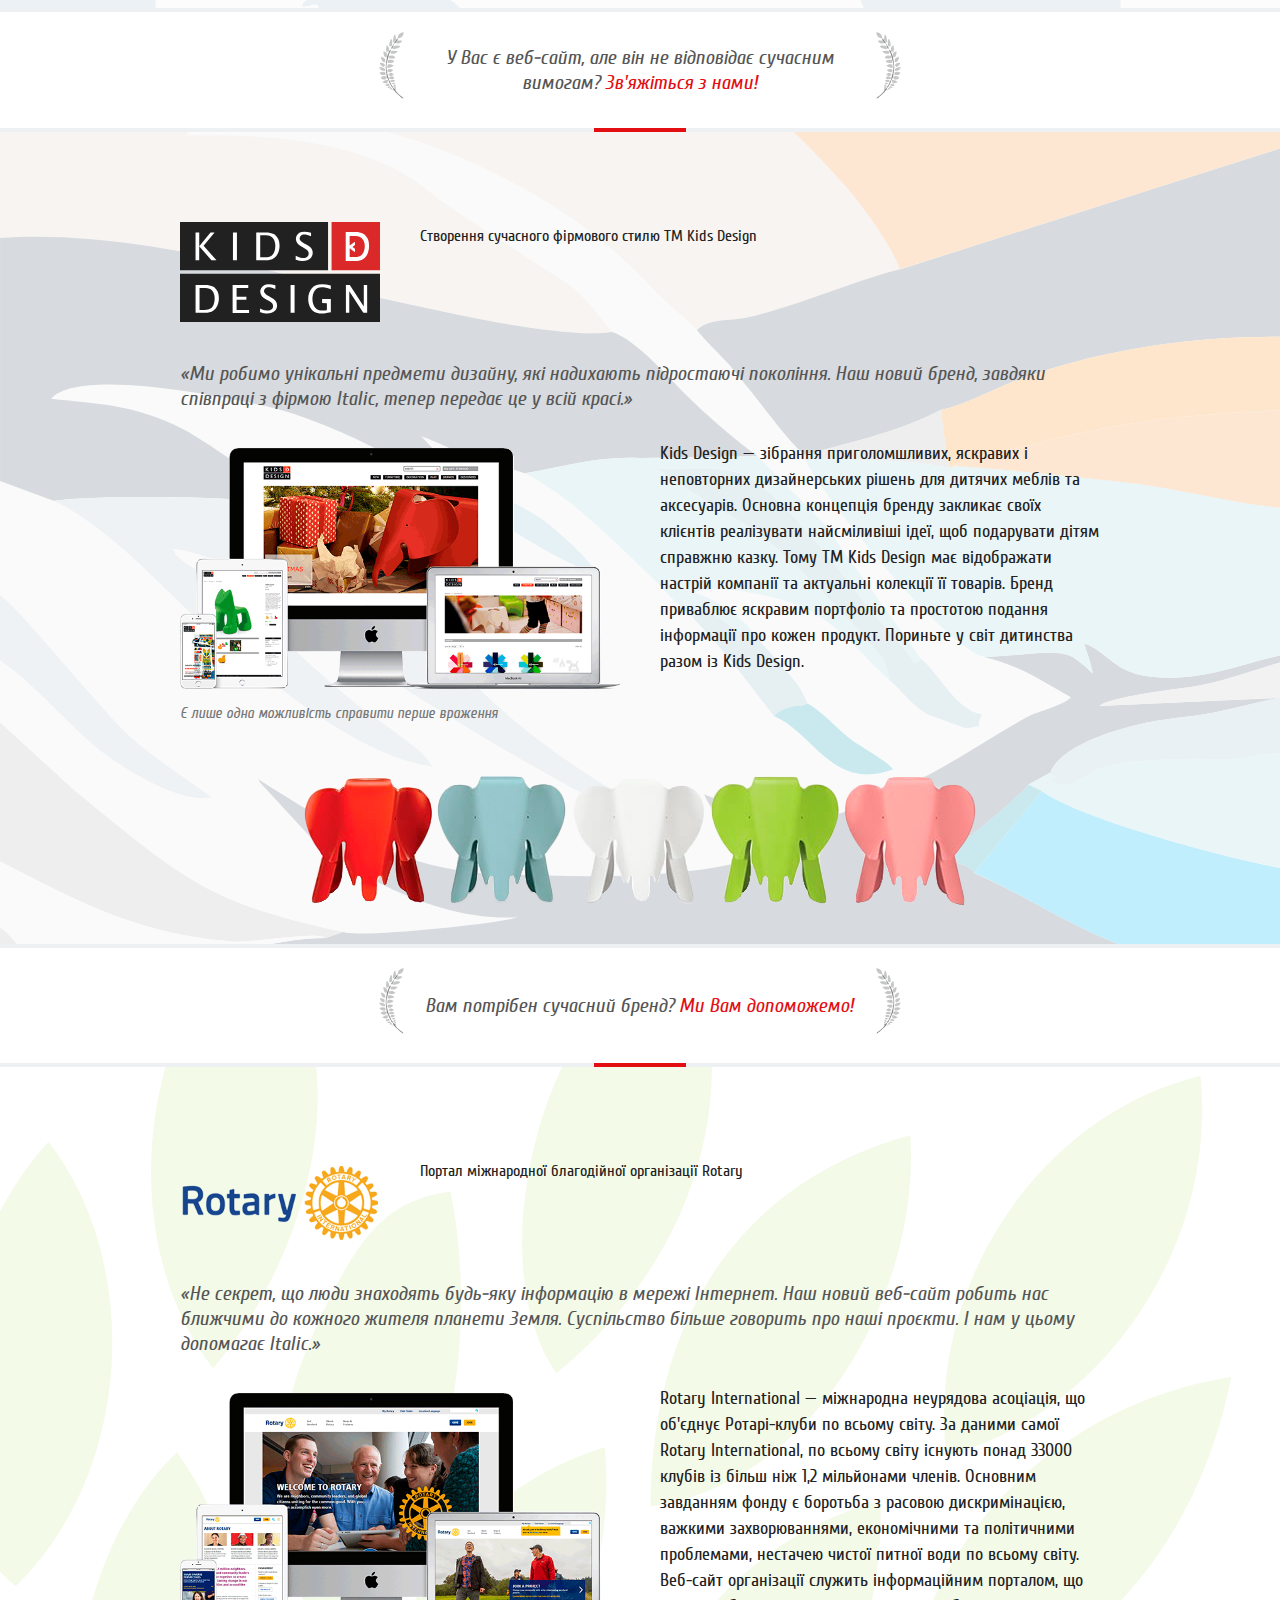
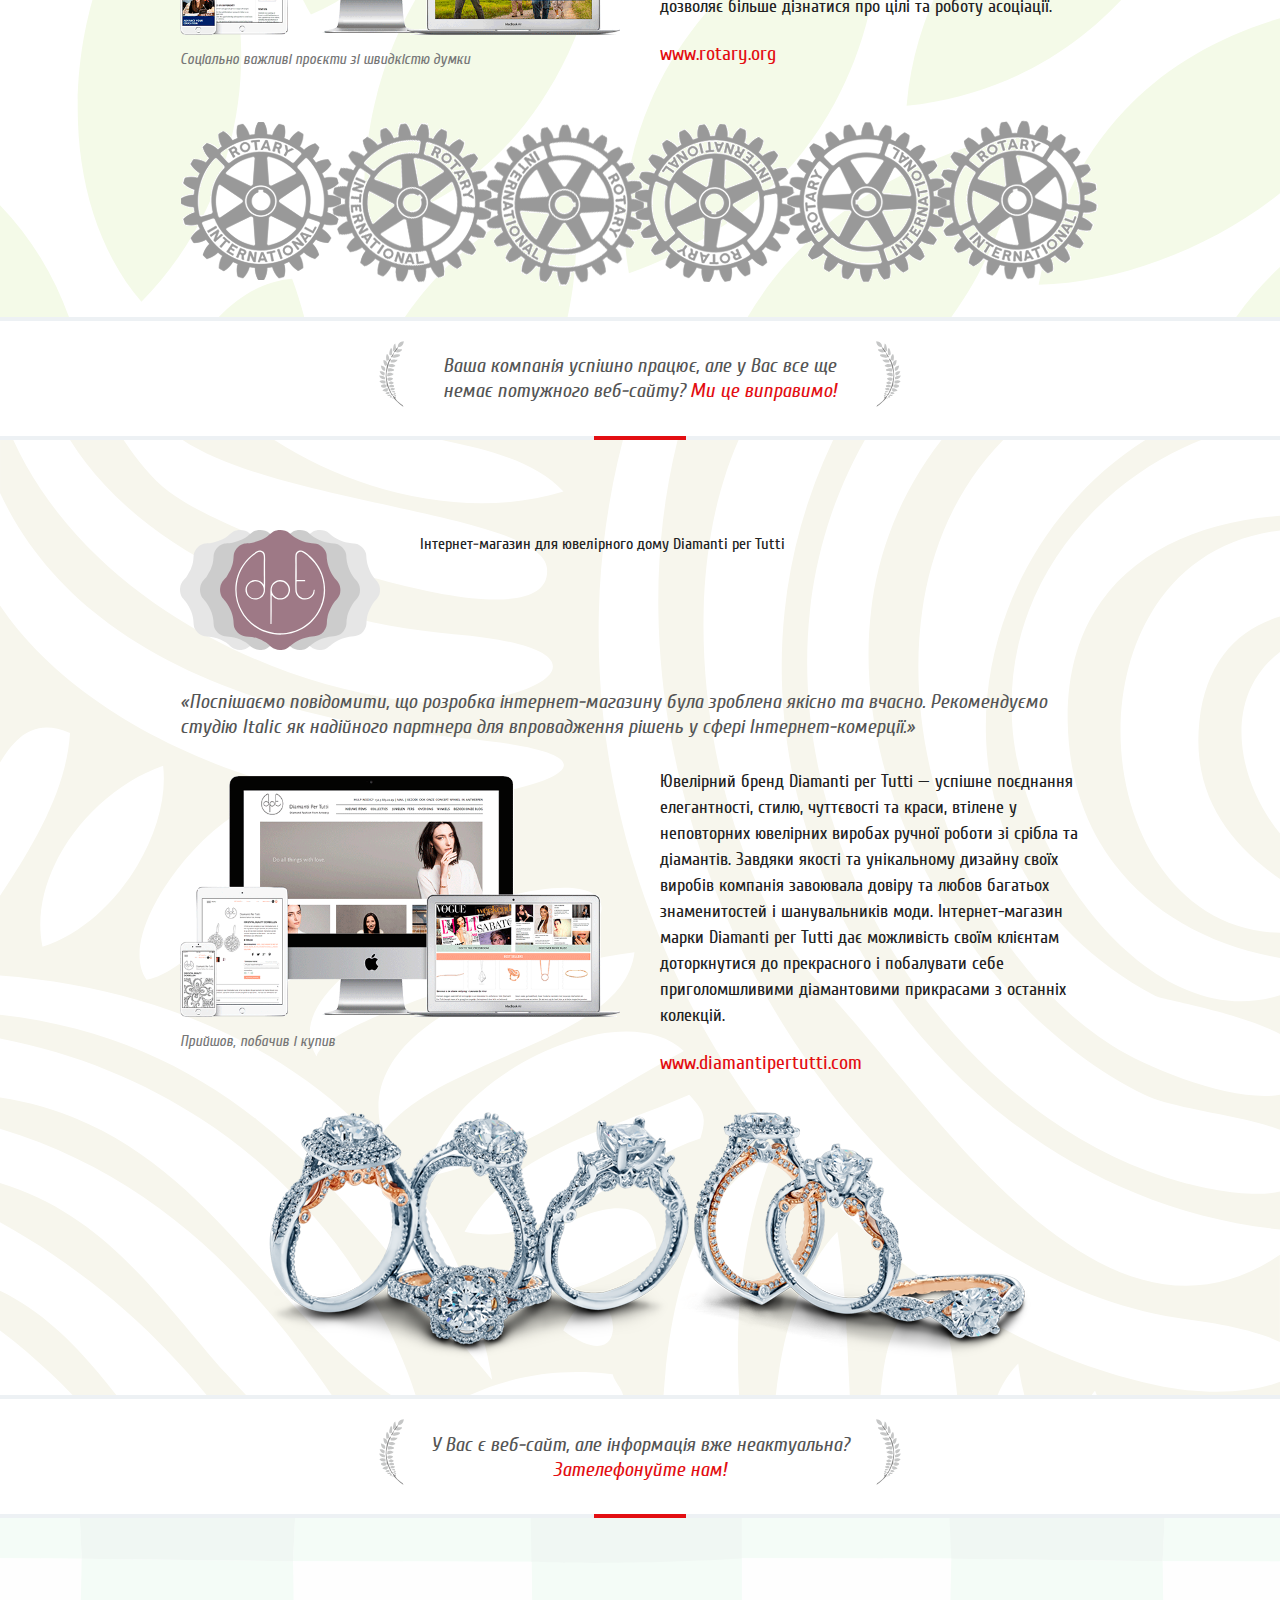
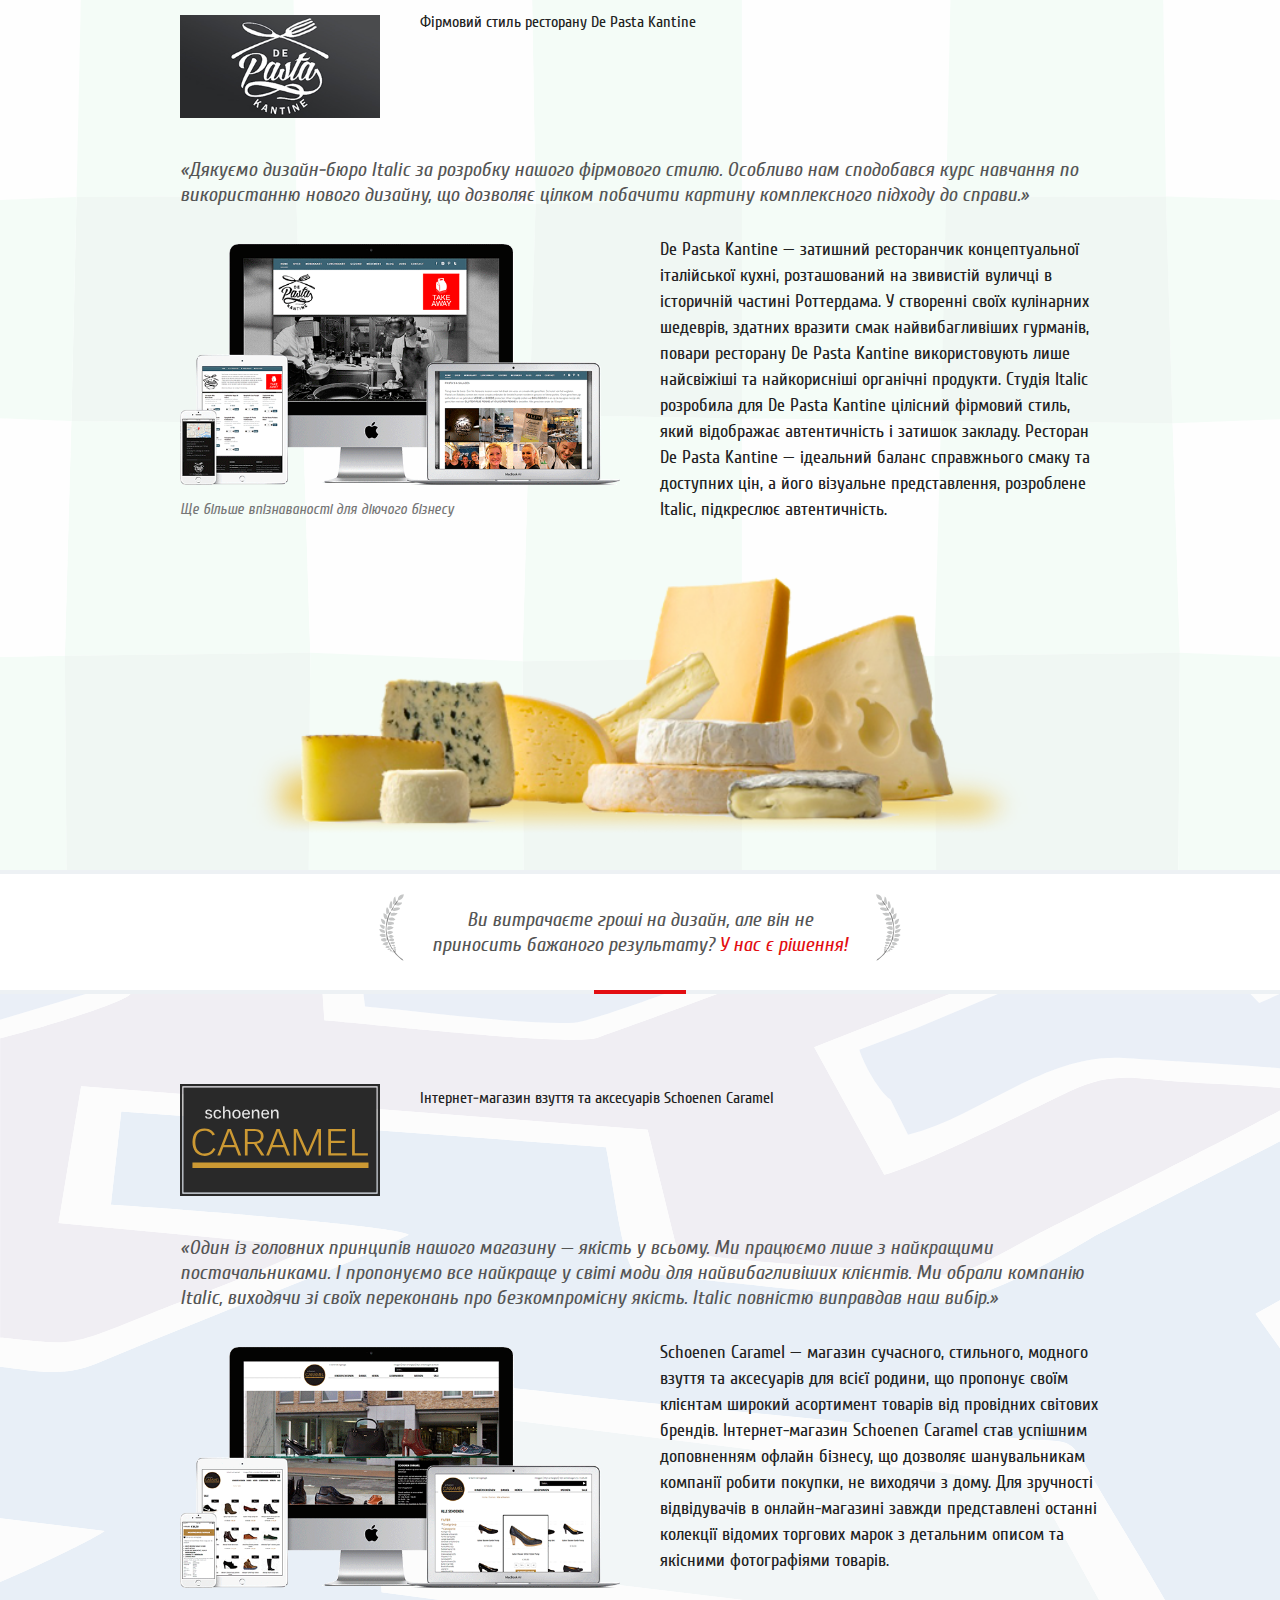
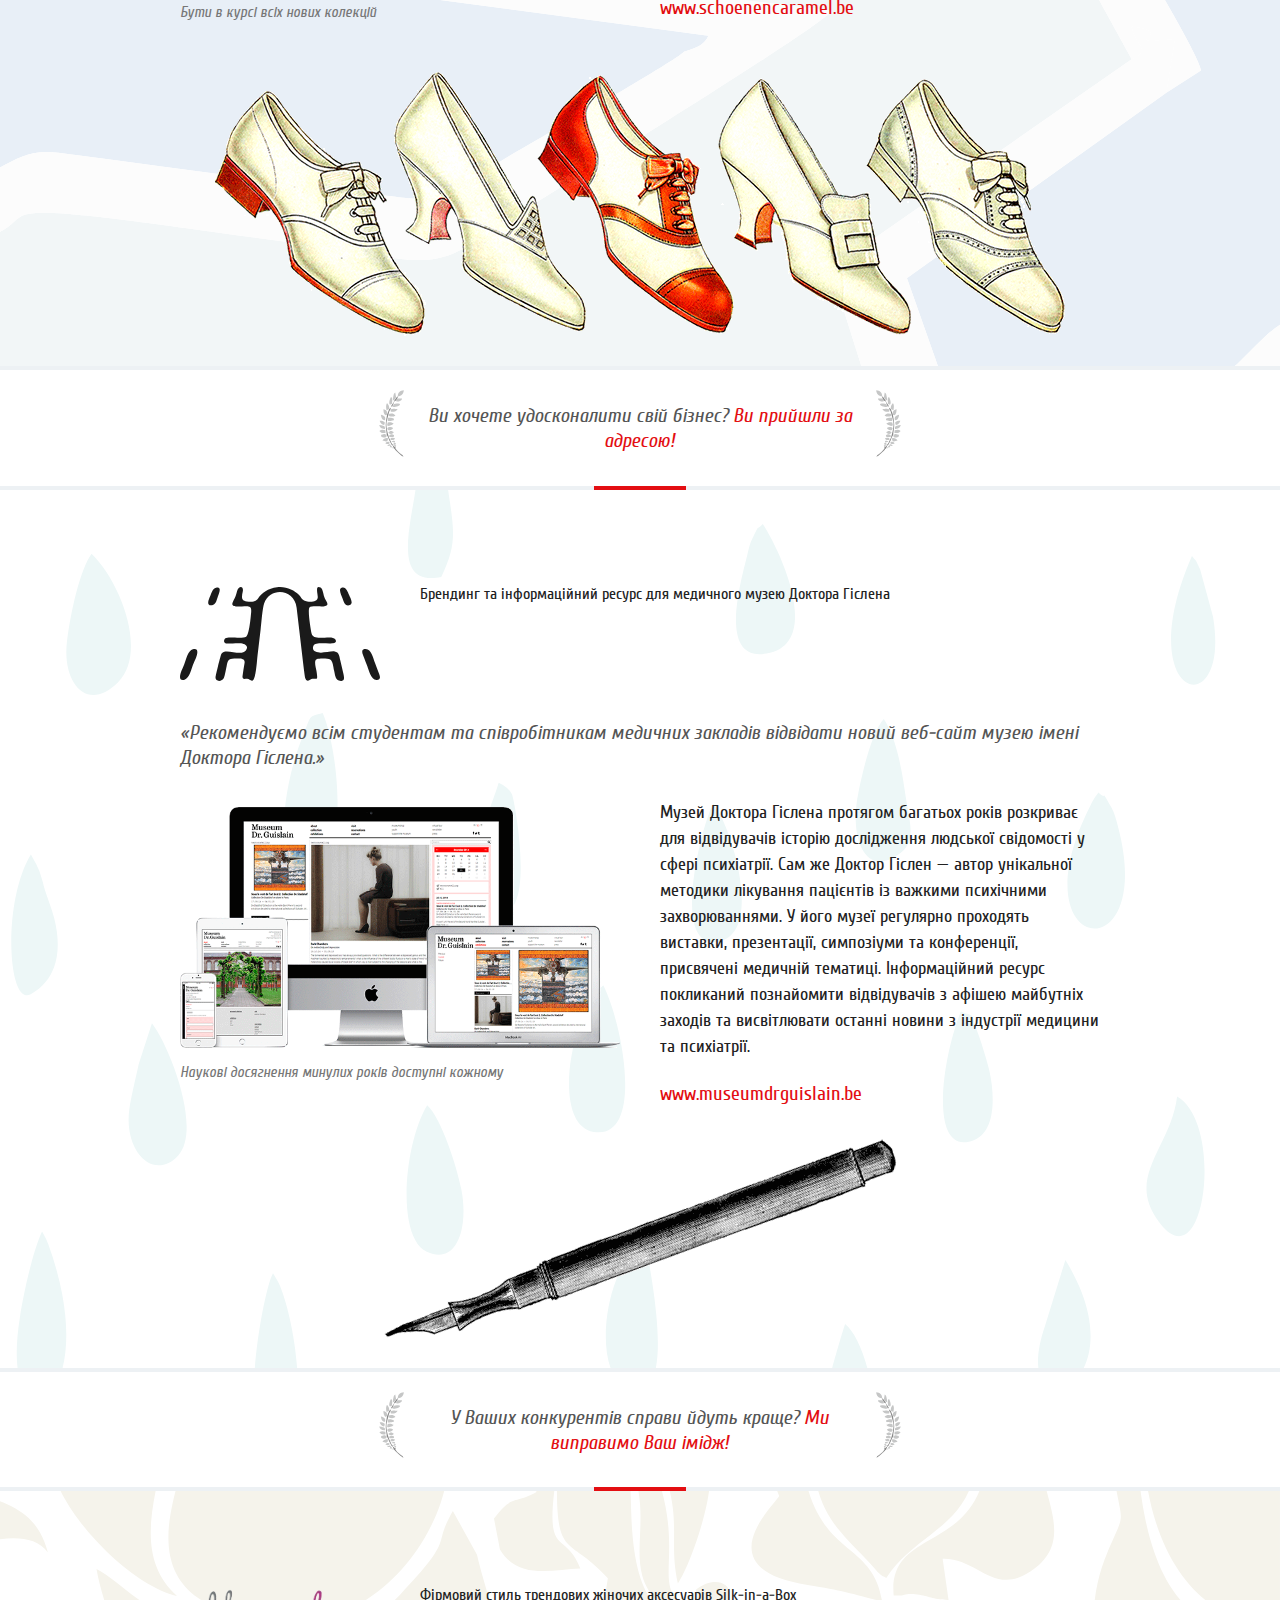
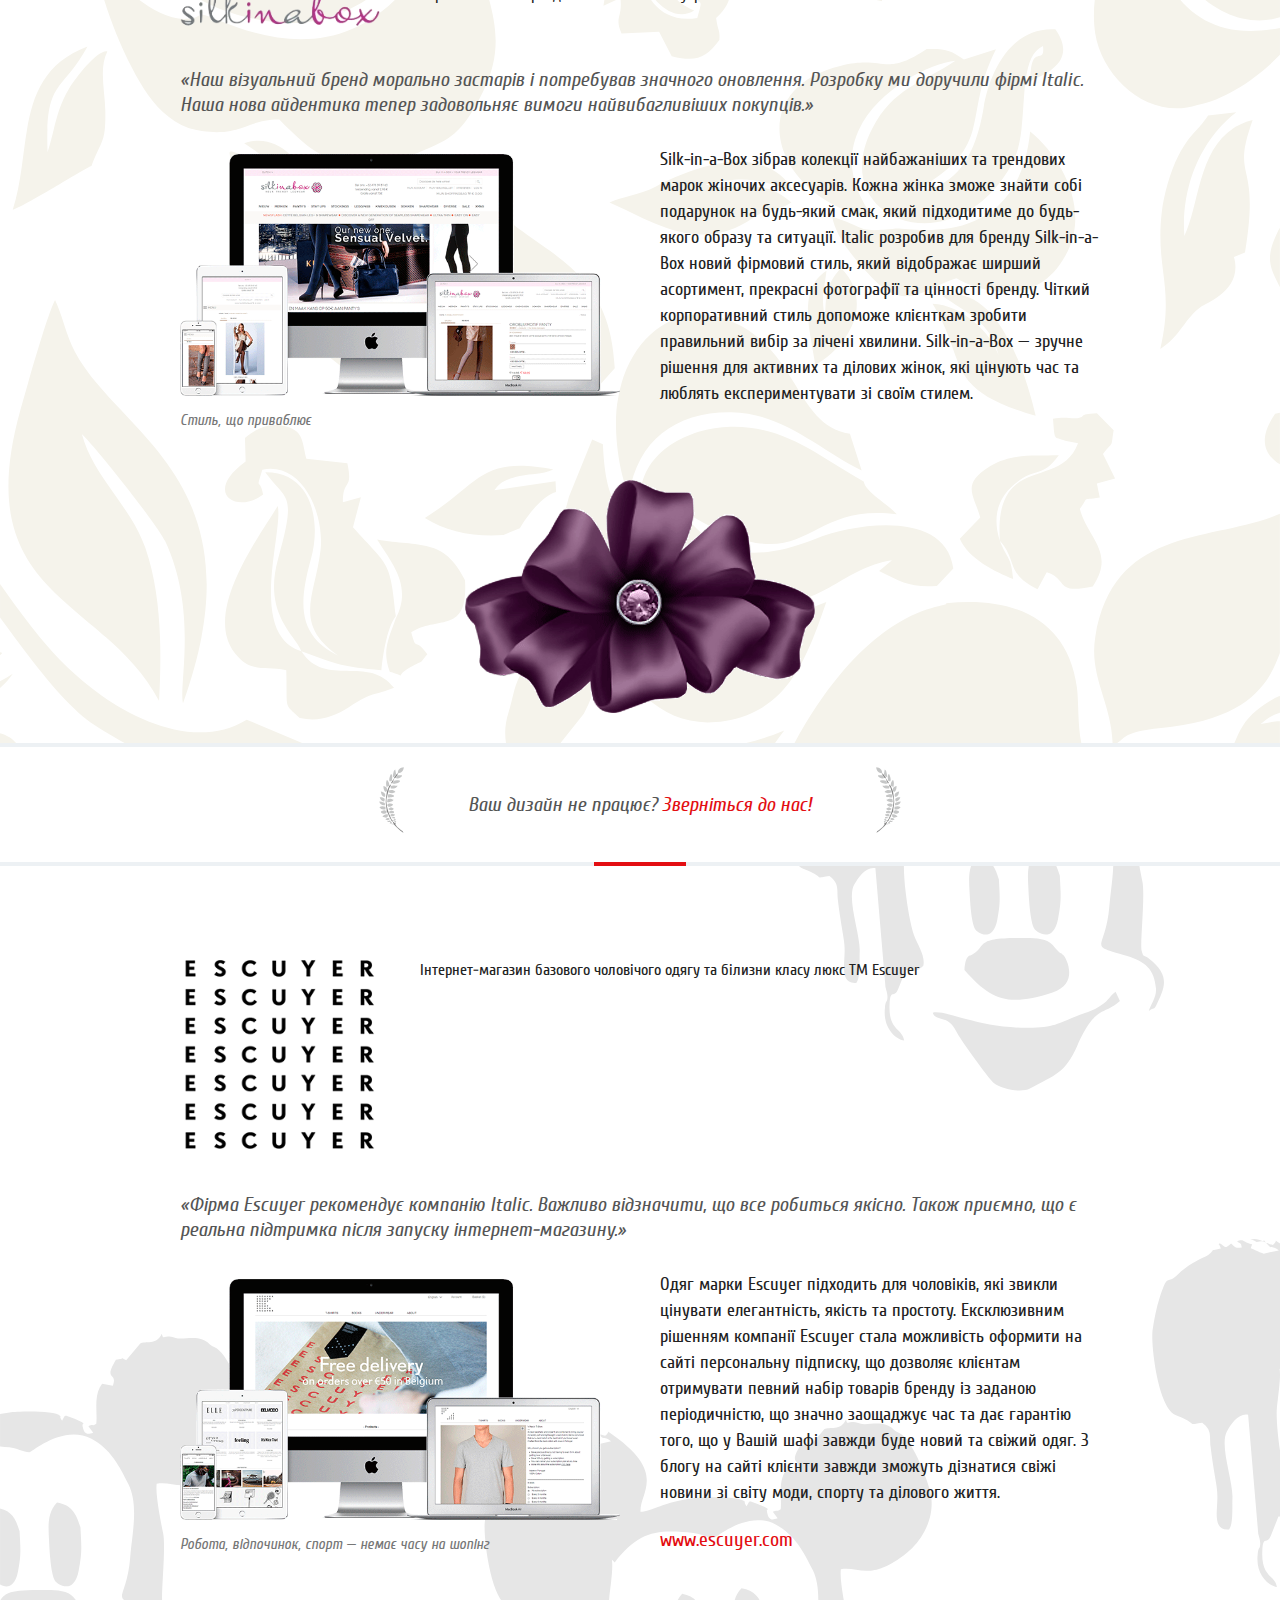
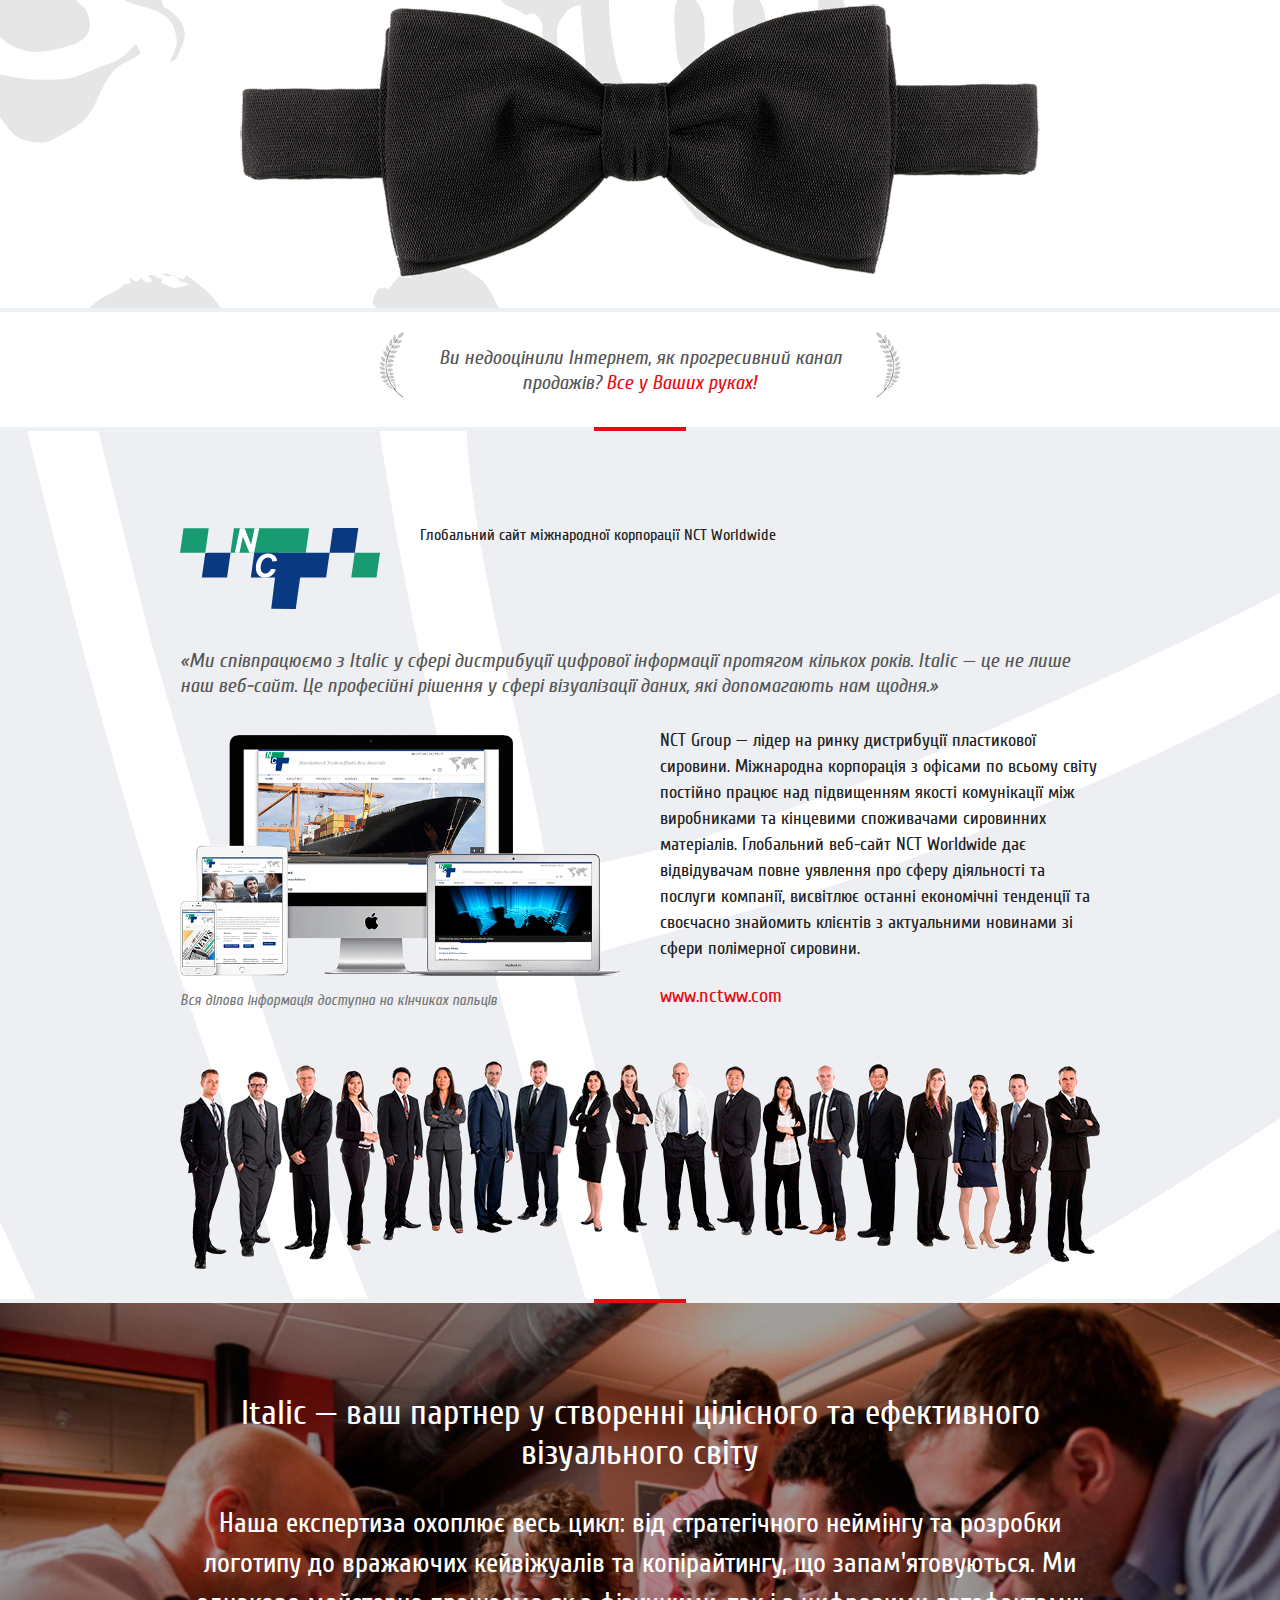
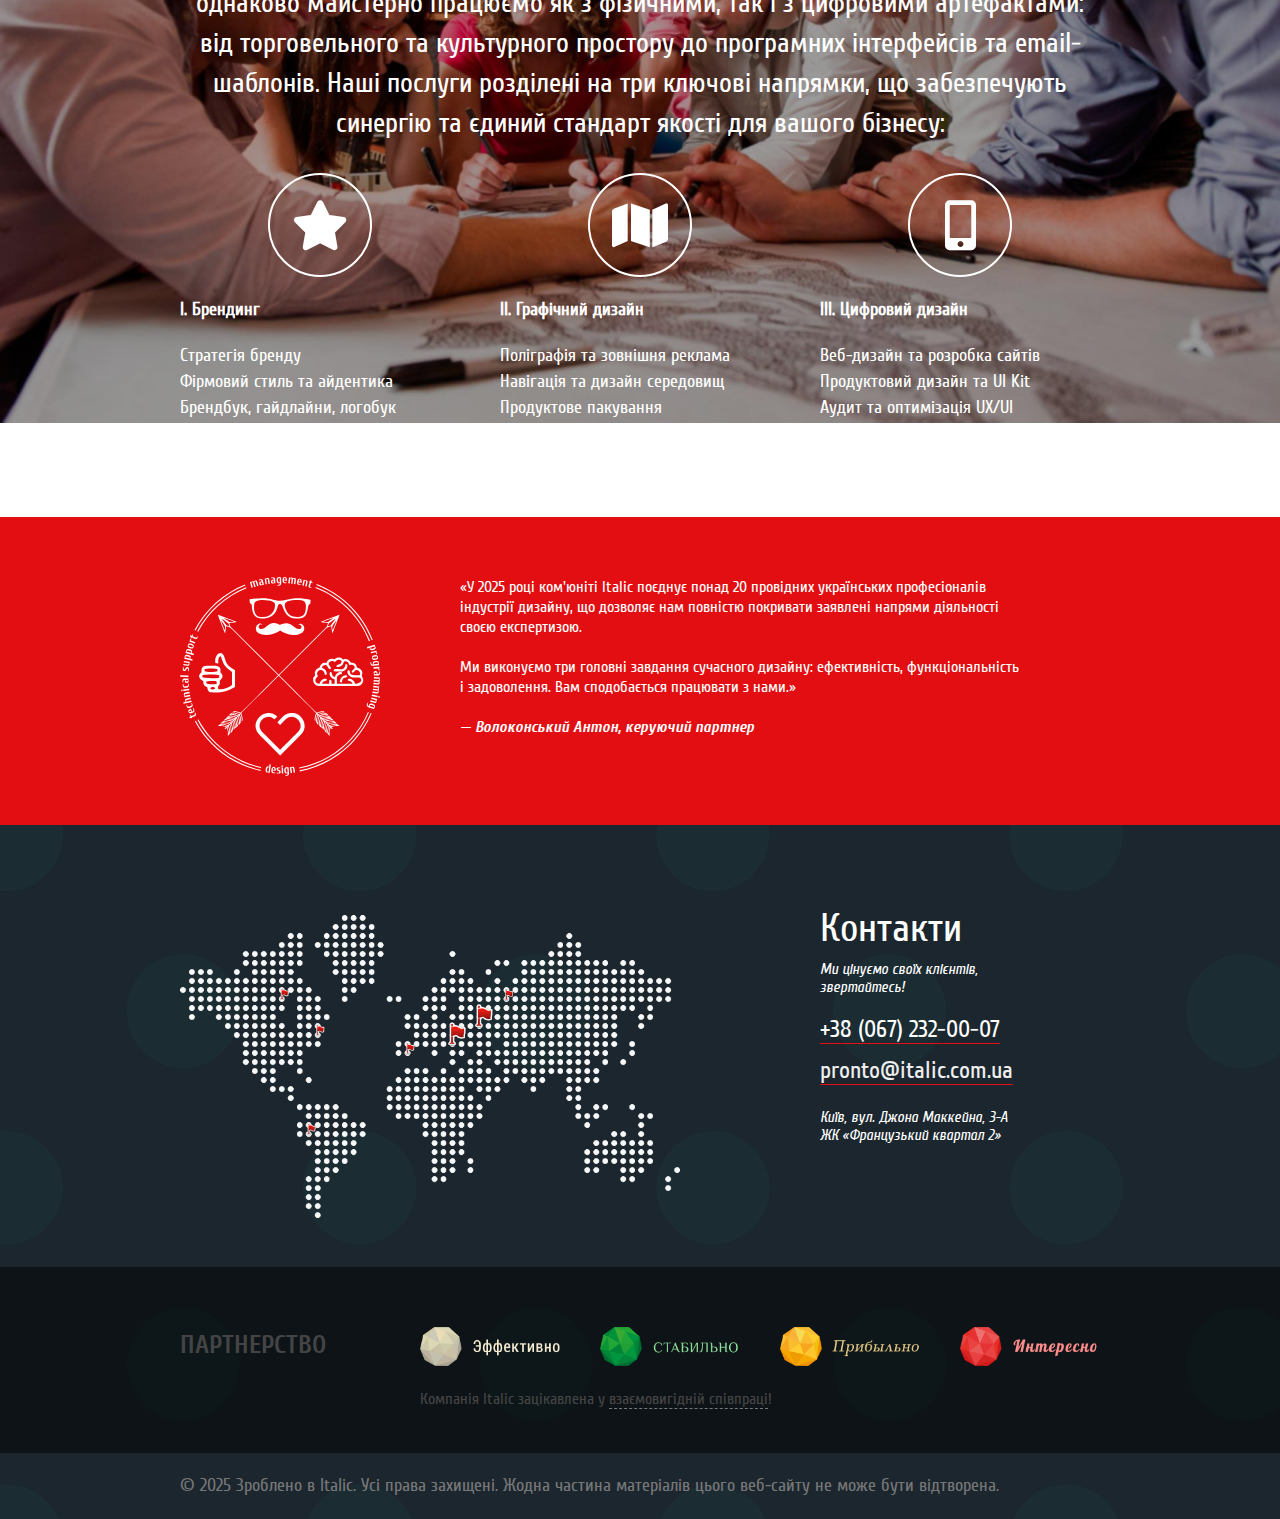
<file: index-design.html>
<!DOCTYPE html>
<!--[if lt IE 7 ]><html class="ie ie6" lang="uk"> <![endif]-->
<!--[if IE 7 ]><html class="ie ie7" lang="uk"> <![endif]-->
<!--[if IE 8 ]><html class="ie ie8" lang="uk"> <![endif]-->
<!--[if (gte IE 9)|!(IE)]><!--><html lang="uk-UA" prefix="og: http://ogp.me/ns#"> <!--<![endif]-->
<head>

	<!-- Basic Page Needs
	================================================== -->
	<meta charset="utf-8">

    <title>Italic — брендинг, графічний та цифровий дизайн у Києві</title>

    <meta name="description" content="Italic — креативна агенція з Києва, що спеціалізується на стратегічному брендингу, фірмовому стилі, графічному та цифровому дизайні.">

    <meta name="keywords" content="креативна агенція київ, брендинг, фірмовий стиль, графічний дизайн, ui/ux дизайн, веб-дизайн київ, стратегічний дизайн, створення логотипу, розробка сайтів, створення сайтів, проектування інтерфейсів, фірстиль, брендбук, промо-сайт, розробка логотипа, дизайн годового звіту, поліграфічна продукція, індустріальний дизайн, дизайн упаковки, дизайн мерчу, дизайн продукта, дизайн корпоративної продукції, копірайтинг, неймінг, стратегія, креативна стратегія, дизайн середовищ, системи навігації, Italic, Ітелік, Італік, Italik, Italyk, Kiev, Kyiv, Київ">


	<meta property="og:title" content="Italic — брендинг, графічний та цифровий дизайн у Києві" />
	<meta property="og:description" content="Italic — креативна агенція з Києва, що спеціалізується на стратегічному брендингу, фірмовому стилі, графічному та цифровому дизайні." />
	<meta property="og:url" content="https://italic.com.ua/" />
	<meta property="og:locale" content="uk-UA" />
	<meta property="og:image" content="https://italic.com.ua/images/logos/logo.jpg" />
	<meta property="og:type" content="website" />
	<meta property="og:site_name" content="italic.com.ua" />

	<!-- Mobile Specific Metas
	================================================== -->
	<meta name="viewport" content="width=device-width, initial-scale=1, maximum-scale=1">

	<!-- CSS Files
	================================================== -->
	<link rel="stylesheet" type="text/css" href="css/cssreset-min.css">
	<link rel="stylesheet" href="css/alpha_background.css">
	<link rel="stylesheet" href="css/grid.css">
	<link rel="stylesheet" href="css/style.css">
	<link rel="stylesheet" href="css/responsive_custom.css">
	<link rel="stylesheet" href="awesome/font-awesome.min.css">
    <link rel="stylesheet" href="webfonts/all.css">

	<!-- Favicons
	================================================== -->
	<link rel="shortcut icon" href="favicon.ico">

	<!-- Google Web Fonts
	* This template uses 'PT Serif' and 'Cuprum'
	================================================== -->
<!--	<link href='http://www.google.com/fonts#UsePlace:use/Collection:Cuprum:400,400italic,700,700italic' rel='stylesheet' type='text/css'>  -->
<!--	<link href='http://fonts.googleapis.com/css?family=PT+Serif:400,700,400italic,700italic|Open+Sans:400italic,700italic,400,700&subset=latin,cyrillic-ext,cyrillic' rel='stylesheet' type='text/css'>  -->

	<!-- Javascript files
	================================================== -->

	<script src="js/jquery.min.js"></script>
	<script src="js/selectnav.min.js"></script>
	<script src="js/bootstrap-scrollspy.js"></script>
	<script src="js/jquery.custom.js"></script>

</head>
<body data-spy="scroll" data-target="#section-topbar">

	<div id="section-topbar">
			<div class="container">
				<div class="sixteen columns">
						<ul id="nav" class="nav">
							<li class="menu-item"><a href="#section-invite"><i class="fa fa-power-off"></i></a></li>
							<li class="menu-item"><a href="#section-client1">Audi</a></li>
							<li class="menu-item"><a href="#section-client2">Kids Design</a></li>
							<li class="menu-item"><a href="#section-client3">Rotary</a></li>
							<li class="menu-item"><a href="#section-client4">Diamanti</a></li>
							<li class="menu-item"><a href="#section-client5">Pasta</a></li>
							<li class="menu-item"><a href="#section-client6">Caramel</a></li>
							<li class="menu-item"><a href="#section-client7">Museum</a></li>
							<li class="menu-item"><a href="#section-client8">Silk-in-a-Box</a></li>
							<li class="menu-item"><a href="#section-client9">Escuyer</a></li>
							<li class="menu-item"><a href="#section-client10">NCTWW</a></li>
							<li class="menu-item"><a href="#section-info"><i class="fa fa-info"></i></a></li>
							<li class="menu-item"><a href="#section-contact"><i class="fa fa-phone"></i></a></li>
						</ul><!-- // uL#nav -->
					<div class="clear"></div>
				</div><!-- // .sixteen -->
			</div><!-- // .container -->

			<div class="mob_menu">
						<div class="menu_icon">
							<a href="#section-invite"><i class="fa fa-power-off"></i></a>
						</div>
						<div class="menu_icon">
							<a id="next"><i class="fa fa-sort-alpha-asc icon-pulse"></i></a>
						</div>
						<div class="menu_icon">
							<a href="#section-info"><i class="fa fa-info"></i></a>
						</div>
						<div class="menu_icon">
							<a class="withbrd" href="#section-contact"><i class="fa fa-phone"></i></a>
						</div>
			</div>
		<div class="clear"></div>
	</div><!-- // #section-topbar -->


	<!-- Invite

	* Invite section
	================================================== -->
	<div id="section-invite" class="part">
		<div class="container">
			<div class="sixteen columns bigscreen">
				<a href="#section-client1"><img class="logo_mob" src="images/italic_logo_mob_logo.svg" alt="italic_logo"/></a>
			</div><!-- // .sixteen -->
			<div class="clear"></div>
		</div><!-- // .container -->
	</div><!-- // #section-invite -->



	<!-- Divider
	================================================== -->
	<div class="divider">
		<div class="container">
			<div class="sixteen columns">
				<div class="red-box"></div>
			</div>
		</div>
	</div>



	<!-- Client 1 (Audi)
	================================================== -->
	<div id="section-client1" class="client part">
		<div class="container">
			<div class="four columns">
				<img class="client_logo low" src="images/logos/italic_logo02.png" alt="audi logo">
			</div>
			<div class="twelve columns">
                <div class="zagolovka">Аудит та оптимізація сайту автомобільного концерну Audi</div>
			</div><!-- // .twelve -->

			<div class="clear"></div>

			<div class="sixteen columns">
				<p class="headline">&laquo;Дякуємо компанії Italic за професійний підхід в удосконаленні нашого продукту. Italic&nbsp;&mdash; мабуть, найкраще поєднання експертизи з продуктового дизайну та аналітики.&raquo;</p>
			</div><!-- // .sixteen -->

			<div class="clear"></div>

			<div class="eight columns">
				<img src="images/italic_img02.png" alt="client's site">
				<p class="desc">Тепер досвід користувача став досконалішим</p>
			</div>

			<div class="eight columns">
				<p>Керівництво Audi розуміло, що наявний веб-сайт, попри підтримку корпоративної культури, мав приховані проблеми у взаємодії з користувачами (UX/UI). Основним завданням було підвищити конверсію, покращити навігацію між доступними моделями концерну та забезпечити зручне знайомство з останніми новинами. Команда Italic провела комплексний аудит інтерфейсу та оптимізувала дизайн, дозволяючи відвідувачам веб-сайту отримати всю необхідну інформацію у максимально зручному форматі. В результаті, представлення Audi в Мережі повністю підтримує корпоративну концепцію бренду, пропонуючи преміальний користувацький досвід.</p>
				<a class="client_link" href="http://www.audi.com" target="_blank">www.audi.com</a>
			</div>

			<div class="clear"></div>

			<div class="sixteen columns">
				<img class="client_elem" src="images/italic_fin02.png" alt="client_elem">
			</div>

			<div class="clear"></div>
		</div><!-- // .container -->
	</div><!-- // #section-event -->

	<!-- Quote about Italic
	================================================ -->
	<div class="quote">
		<div class="container">
			<div class="sixteen columns">
				<table cellpadding="0" cellspacing="0">
					<tr>
						<td class="pic"><img src="images/bg/italic_el01.svg"></td>
						<td class="text" valign="middle"><p class="headline">У Вас є веб-сайт, але він не відповідає сучасним вимогам? <a class="client_link" href="#section-info"> Зв'яжіться з нами!</a></p></td>
						<td><img src="images/bg/italic_el02.svg"></td>
					</tr>
				</table>
			</div>
		</div>
	</div>


	<!-- Divider
	================================================== -->
	<div class="divider">
		<div class="container">
			<div class="sixteen columns">
				<div class="red-box"></div>
			</div>
		</div>
	</div>


	<!-- Client 2 (Kids Design)
	================================================== -->
	<div id="section-client2" class="client part">
		<div class="container">
				<div class="four columns">
				<img class="client_logo" src="images/logos/italic_logo03.svg" alt="kids logo">
			</div>
			<div class="twelve columns">
                <div class="zagolovka">Створення сучасного фірмового стилю ТМ Kids Design</div>
            </div><!-- // .twelve -->

			<div class="clear"></div>

			<div class="sixteen columns">
				<p class="headline">&laquo;Ми робимо унікальні предмети дизайну, які надихають підростаючі покоління. Наш новий бренд, завдяки співпраці з фірмою Italic, тепер передає це у всій красі.&raquo;</p>
			</div><!-- // .sixteen -->

			<div class="clear"></div>

			<div class="eight columns">
				<img src="images/italic_img03.png" alt="client's site">
				<p class="desc">Є лише одна можливість справити перше враження</p>
			</div>

			<div class="eight columns">
				<p>Kids Design&nbsp;&mdash; зібрання приголомшливих, яскравих і неповторних дизайнерських рішень для дитячих меблів та аксесуарів. Основна концепція бренду закликає своїх клієнтів реалізувати найсміливіші ідеї, щоб подарувати дітям справжню казку. Тому ТМ Kids Design має відображати настрій компанії та актуальні колекції її товарів. Бренд приваблює яскравим портфоліо та простотою подання інформації про кожен продукт. Пориньте у світ дитинства разом із Kids Design.</p>
				
			</div>

			<div class="clear"></div>

			<div class="sixteen columns">
				<img class="client_elem" src="images/italic_fin03.png" alt="client_elem">
			</div>

			<div class="clear"></div>
		</div><!-- // .container -->
	</div><!-- // #section-event -->

	<!-- Quote about Italic
	================================================ -->
	<div class="quote">
		<div class="container">
			<div class="sixteen columns">
				<table cellpadding="0" cellspacing="0">
					<tr>
						<td class="pic"><img src="images/bg/italic_el01.svg"></td>
						<td class="text" valign="middle"><p class="headline">Вам потрібен сучасний бренд?<a class="client_link" href="#section-info"> Ми Вам допоможемо!</a></p></td>
						<td><img src="images/bg/italic_el02.svg"></td>
					</tr>
				</table>
			</div>
		</div>
	</div>


	<!-- Divider
	================================================== -->
	<div class="divider">
		<div class="container">
			<div class="sixteen columns">
				<div class="red-box"></div>
			</div>
		</div>
	</div>


		<!-- Client 3 (Rotari)
	================================================== -->
	<div id="section-client3" class="client part">
		<div class="container">
				<div class="four columns">
				<img class="client_logo low" src="images/logos/italic_logo04.png" alt="rotary logo">
			</div>
			<div class="twelve columns">
                <div class="zagolovka">Портал міжнародної благодійної організації Rotary</div>
            </div><!-- // .twelve -->

			<div class="clear"></div>

			<div class="sixteen columns">
				<p class="headline">&laquo;Не секрет, що люди знаходять будь-яку інформацію в мережі Інтернет. Наш новий веб-сайт робить нас ближчими до кожного жителя планети Земля. Суспільство більше говорить про наші проєкти. І нам у цьому допомагає Italic.&raquo;</p>
			</div><!-- // .sixteen -->

			<div class="clear"></div>

			<div class="eight columns">
				<img src="images/italic_img04.png" alt="client's site">
				<p class="desc">Соціально важливі проєкти зі швидкістю думки</p>
			</div>

			<div class="eight columns">
				<p>Rotary International&nbsp;&mdash; міжнародна неурядова асоціація, що об'єднує Ротарі-клуби по всьому світу. За даними самої Rotary International, по всьому світу існують понад 33000 клубів із більш ніж 1,2 мільйонами членів. Основним завданням фонду є боротьба з расовою дискримінацією, важкими захворюваннями, економічними та політичними проблемами, нестачею чистої питної води по всьому світу. Веб-сайт організації служить інформаційним порталом, що дозволяє більше дізнатися про цілі та роботу асоціації.</p>
				<a class="client_link" href="http://www.rotary.org" target="_blank">www.rotary.org</a>
			</div>

			<div class="clear"></div>

			<div class="sixteen columns">
				<img class="client_elem" src="images/italic_fin04.png" alt="client_elem">
			</div>

			<div class="clear"></div>
		</div><!-- // .container -->
	</div><!-- // #section-event -->

	<!-- Quote about Italic
	================================================ -->
	<div class="quote">
		<div class="container">
			<div class="sixteen columns">
				<table cellpadding="0" cellspacing="0">
					<tr>
						<td class="pic"><img src="images/bg/italic_el01.svg"></td>
						<td class="text" valign="middle"><p class="headline">Ваша компанія успішно працює, але у Вас все ще немає потужного веб-сайту?<a class="client_link" href="#section-info"> Ми це виправимо!</a></p></td>
						<td><img src="images/bg/italic_el02.svg"></td>
					</tr>
				</table>
			</div>
		</div>
	</div>


	<!-- Divider
	================================================== -->
	<div class="divider">
		<div class="container">
			<div class="sixteen columns">
				<div class="red-box"></div>
			</div>
		</div>
	</div>




		<!-- Client 4 (Diamanti)
	================================================== -->
	<div id="section-client4" class="client part">
		<div class="container">
				<div class="four columns">
				<img class="client_logo" src="images/logos/italic_logo05.svg" alt="diamanti logo">
			</div>
			<div class="twelve columns">
                <div class="zagolovka">Інтернет-магазин для ювелірного дому Diamanti per Tutti</div>
			</div><!-- // .twelve -->

			<div class="clear"></div>

			<div class="sixteen columns">
				<p class="headline">&laquo;Поспішаємо повідомити, що розробка інтернет-магазину була зроблена якісно та вчасно. Рекомендуємо студію Italic як надійного партнера для впровадження рішень у сфері Інтернет-комерції.&raquo;</p>
			</div><!-- // .sixteen -->

			<div class="clear"></div>

			<div class="eight columns">
				<img src="images/italic_img05.png" alt="client's site">
				<p class="desc">Прийшов, побачив і купив</p>
			</div>

			<div class="eight columns">
				<p>Ювелірний бренд Diamanti per Tutti&nbsp;&mdash; успішне поєднання елегантності, стилю, чуттєвості та краси, втілене у неповторних ювелірних виробах ручної роботи зі срібла та діамантів. Завдяки якості та унікальному дизайну своїх виробів компанія завоювала довіру та любов багатьох знаменитостей і шанувальників моди. Інтернет-магазин марки Diamanti per Tutti дає можливість своїм клієнтам доторкнутися до прекрасного і побалувати себе приголомшливими діамантовими прикрасами з останніх колекцій.</p>
				<a class="client_link" href="http://www.diamantipertutti.com" target="_blank">www.diamantipertutti.com</a>
			</div>

			<div class="clear"></div>

			<div class="sixteen columns">
				<img class="client_elem" src="images/italic_fin05.png" alt="client_elem">
			</div>

			<div class="clear"></div>
		</div><!-- // .container -->
	</div><!-- // #section-event -->

	<!-- Quote about Italic
	================================================ -->
	<div class="quote">
		<div class="container">
			<div class="sixteen columns">
				<table cellpadding="0" cellspacing="0">
					<tr>
						<td class="pic"><img src="images/bg/italic_el01.svg"></td>
						<td class="text" valign="middle"><p class="headline">У Вас є веб-сайт, але інформація вже неактуальна?<a class="client_link" href="#section-info"> Зателефонуйте нам!</a></p></td>
						<td><img src="images/bg/italic_el02.svg"></td>
					</tr>
				</table>
			</div>
		</div>
	</div>


	<!-- Divider
	================================================== -->
	<div class="divider">
		<div class="container">
			<div class="sixteen columns">
				<div class="red-box"></div>
			</div>
		</div>
	</div>


		<!-- Client 5 (Pasta)
	================================================== -->
	<div id="section-client5" class="client part">
		<div class="container">
				<div class="four columns">
				<img class="client_logo low" src="images/logos/italic_logo06.jpg" alt="pasta logo">
			</div>
			<div class="twelve columns">
                <div class="zagolovka">Фірмовий стиль ресторану De Pasta Kantine</div>
            </div><!-- // .twelve -->

			<div class="clear"></div>

			<div class="sixteen columns">
				<p class="headline">&laquo;Дякуємо дизайн-бюро Italic за розробку нашого фірмового стилю. Особливо нам сподобався курс навчання по використанню нового дизайну, що дозволяє цілком побачити картину комплексного підходу до справи.&raquo;</p>
			</div><!-- // .sixteen -->

			<div class="clear"></div>

			<div class="eight columns">
				<img src="images/italic_img06.png" alt="client's site">
				<p class="desc">Ще більше впізнаваності для діючого бізнесу</p>
			</div>

			<div class="eight columns">
				<p>De Pasta Kantine&nbsp;&mdash; затишний ресторанчик концептуальної італійської кухні, розташований на звивистій вуличці в історичній частині Роттердама. У створенні своїх кулінарних шедеврів, здатних вразити смак найвибагливіших гурманів, повари ресторану De Pasta Kantine використовують лише найсвіжіші та найкорисніші органічні продукти. Студія Italic розробила для De Pasta Kantine цілісний фірмовий стиль, який відображає автентичність і затишок закладу. Ресторан De Pasta Kantine&nbsp;&mdash; ідеальний баланс справжнього смаку та доступних цін, а його візуальне представлення, розроблене Italic, підкреслює автентичність.</p>
			</div>

			<div class="clear"></div>

			<div class="sixteen columns">
				<img class="client_elem" src="images/italic_fin06.png" alt="client_elem" width="840">
			</div>

			<div class="clear"></div>
		</div><!-- // .container -->
	</div><!-- // #section-event -->

	<!-- Quote about Italic
	================================================ -->
	<div class="quote">
		<div class="container">
			<div class="sixteen columns">
				<table cellpadding="0" cellspacing="0">
					<tr>
						<td class="pic"><img src="images/bg/italic_el01.svg"></td>
						<td class="text" valign="middle"><p class="headline">Ви витрачаєте гроші на дизайн, але він не приносить бажаного результату?<a class="client_link" href="#section-info"> У нас є рішення!</a></p></td>
						<td><img src="images/bg/italic_el02.svg"></td>
					</tr>
				</table>
				</div>
			</div>
		</div>
	</div>


	<!-- Divider
	================================================== -->
	<div class="divider">
		<div class="container">
			<div class="sixteen columns">
				<div class="red-box"></div>
			</div>
		</div>
	</div>


			<!-- Client 6 (Caramel)
	================================================== -->
	<div id="section-client6" class="client part">
		<div class="container">
				<div class="four columns">
				<img class="client_logo" src="images/logos/italic_logo07.svg" alt="caramel logo">
			</div>
			<div class="twelve columns">
                <div class="zagolovka">Інтернет-магазин взуття та аксесуарів Schoenen Caramel</div>
			</div><!-- // .twelve -->

			<div class="clear"></div>

			<div class="sixteen columns">
				<p class="headline">&laquo;Один із головних принципів нашого магазину&nbsp;&mdash; якість у всьому. Ми працюємо лише з найкращими постачальниками. І пропонуємо все найкраще у світі моди для найвибагливіших клієнтів. Ми обрали компанію Italic, виходячи зі своїх переконань про безкомпромісну якість. Italic повністю виправдав наш вибір.&raquo;</p>
			</div><!-- // .sixteen -->

			<div class="clear"></div>

			<div class="eight columns">
				<img src="images/italic_img07.png" alt="client's site">
				<p class="desc">Бути в курсі всіх нових колекцій</p>
			</div>

			<div class="eight columns">
				<p>Schoenen Caramel&nbsp;&mdash; магазин сучасного, стильного, модного взуття та аксесуарів для всієї родини, що пропонує своїм клієнтам широкий асортимент товарів від провідних світових брендів. Інтернет-магазин Schoenen Caramel став успішним доповненням офлайн бізнесу, що дозволяє шанувальникам компанії робити покупки, не виходячи з дому. Для зручності відвідувачів в онлайн-магазині завжди представлені останні колекції відомих торгових марок з детальним описом та якісними фотографіями товарів.</p>
				<a class="client_link" href="http://www.schoenencaramel.be" target="_blank">www.schoenencaramel.be</a>
			</div>

			<div class="clear"></div>

			<div class="sixteen columns">
				<img class="client_elem" src="images/italic_fin07.png" alt="client_elem">
			</div>

			<div class="clear"></div>
		</div><!-- // .container -->
	</div><!-- // #section-event -->

	<!-- Quote about Italic
	================================================ -->
	<div class="quote">
		<div class="container">
			<div class="sixteen columns">
				<table cellpadding="0" cellspacing="0">
					<tr>
						<td class="pic"><img src="images/bg/italic_el01.svg"></td>
						<td class="text" valign="middle"><p class="headline">Ви хочете удосконалити свій бізнес?<a class="client_link" href="#section-info"> Ви прийшли за адресою!</a></p></td>
						<td><img src="images/bg/italic_el02.svg"></td>
					</tr>
				</table>
			</div>
		</div>
	</div>


	<!-- Divider
	================================================== -->
	<div class="divider">
		<div class="container">
			<div class="sixteen columns">
				<div class="red-box"></div>
			</div>
		</div>
	</div>



		<!-- Client 7 (Museum)
	================================================== -->
	<div id="section-client7" class="client part">
		<div class="container">
				<div class="four columns">
				<img class="client_logo low" src="images/logos/italic_logo08.svg" alt="museum logo">
			</div>
			<div class="twelve columns">
                <div class="zagolovka">Брендинг та інформаційний ресурс для медичного музею Доктора Гіслена</div>
			</div><!-- // .twelve -->

			<div class="clear"></div>

			<div class="sixteen columns">
				<p class="headline">&laquo;Рекомендуємо всім студентам та співробітникам медичних закладів відвідати новий веб-сайт музею імені Доктора Гіслена.&raquo;</p>
			</div><!-- // .sixteen -->

			<div class="clear"></div>

			<div class="eight columns">
				<img src="images/italic_img08.png" alt="client's site">
				<p class="desc">Наукові досягнення минулих років доступні кожному</p>
			</div>

			<div class="eight columns">
				<p>Музей Доктора Гіслена протягом багатьох років розкриває для відвідувачів історію дослідження людської свідомості у сфері психіатрії. Сам же Доктор Гіслен&nbsp;&mdash; автор унікальної методики лікування пацієнтів із важкими психічними захворюваннями. У його музеї регулярно проходять виставки, презентації, симпозіуми та конференції, присвячені медичній тематиці. Інформаційний ресурс покликаний познайомити відвідувачів з афішею майбутніх заходів та висвітлювати останні новини з індустрії медицини та психіатрії.</p>
				<a class="client_link" href="http://www.museumdrguislain.be" target="_blank">www.museumdrguislain.be</a>
			</div>

			<div class="clear"></div>

			<div class="sixteen columns">
				<img class="client_elem" src="images/italic_fin08.png" alt="client_elem">
			</div>

			<div class="clear"></div>
		</div><!-- // .container -->
	</div><!-- // #section-event -->

	<!-- Quote about Italic
	================================================ -->
	<div class="quote">
		<div class="container">
			<div class="sixteen columns">
				<table cellpadding="0" cellspacing="0">
					<tr>
						<td class="pic"><img src="images/bg/italic_el01.svg"></td>
						<td class="text" valign="middle"><p class="headline">У Ваших конкурентів справи йдуть краще?<a class="client_link" href="#section-info"> Ми виправимо Ваш імідж!</a></p></td>
						<td><img src="images/bg/italic_el02.svg"></td>
					</tr>
				</table>
			</div>
		</div>
	</div>


	<!-- Divider
	================================================== -->
	<div class="divider">
		<div class="container">
			<div class="sixteen columns">
				<div class="red-box"></div>
			</div>
		</div>
	</div>


		<!-- Client 8 (Silk in a Box)
	================================================== -->
	<div id="section-client8" class="client part">
		<div class="container">
				<div class="four columns">
				<img class="client_logo low" src="images/logos/italic_logo09.png" alt="silk logo">
			</div>
			<div class="twelve columns">
                <div class="zagolovka">Фірмовий стиль трендових жіночих аксесуарів Silk-in-a-Box</div>
			</div><!-- // .twelve -->

			<div class="clear"></div>

			<div class="sixteen columns">
				<p class="headline">&laquo;Наш візуальний бренд морально застарів і потребував значного оновлення. Розробку ми доручили фірмі Italic. Наша нова айдентика тепер задовольняє вимоги найвибагливіших покупців.&raquo;</p>
			</div><!-- // .sixteen -->

			<div class="clear"></div>

			<div class="eight columns">
				<img src="images/italic_img09.png" alt="client's site">
				<p class="desc">Стиль, що приваблює</p>
			</div>

			<div class="eight columns">
				<p>Silk-in-a-Box зібрав колекції найбажаніших та трендових марок жіночих аксесуарів. Кожна жінка зможе знайти собі подарунок на будь-який смак, який підходитиме до будь-якого образу та ситуації. Italic розробив для бренду Silk-in-a-Box новий фірмовий стиль, який відображає ширший асортимент, прекрасні фотографії та цінності бренду. Чіткий корпоративний стиль допоможе клієнткам зробити правильний вибір за лічені хвилини. Silk-in-a-Box&nbsp;&mdash; зручне рішення для активних та ділових жінок, які цінують час та люблять експериментувати зі своїм стилем.</p>
			</div>

			<div class="clear"></div>

			<div class="sixteen columns">
				<img class="client_elem" src="images/italic_fin09.png" alt="client_elem">
			</div>

			<div class="clear"></div>
		</div><!-- // .container -->
	</div><!-- // #section-event -->

	<!-- Quote about Italic
	================================================ -->
	<div class="quote">
		<div class="container">
			<div class="sixteen columns">
				<table cellpadding="0" cellspacing="0">
					<tr>
						<td class="pic"><img src="images/bg/italic_el01.svg"></td>
						<td class="text" valign="middle"><p class="headline">Ваш дизайн не працює? <a class="client_link" href="#section-info"> Зверніться до нас!</a></p></td>
						<td><img src="images/bg/italic_el02.svg"></td>
					</tr>
				</table>
			</div>
		</div>
	</div>


	<!-- Divider
	================================================== -->
	<div class="divider">
		<div class="container">
			<div class="sixteen columns">
				<div class="red-box"></div>
			</div>
		</div>
	</div>


		<!-- Client 9 (Escuyer)
	================================================== -->
	<div id="section-client9" class="client part">
		<div class="container">
				<div class="four columns">
				<img class="client_logo" src="images/logos/italic_logo10.gif" alt="escuyer logo">
			</div>
			<div class="twelve columns">
                <div class="zagolovka">Інтернет-магазин базового чоловічого одягу та білизни класу люкс TM Escuyer</div>
			</div><!-- // .twelve -->

			<div class="clear"></div>

			<div class="sixteen columns">
				<p class="headline">&laquo;Фірма Escuyer рекомендує компанію Italic. Важливо відзначити, що все робиться якісно. Також приємно, що є реальна підтримка після запуску інтернет-магазину.&raquo;</p>
			</div><!-- // .sixteen -->

			<div class="clear"></div>

			<div class="eight columns">
				<img src="images/italic_img10.png" alt="client's site">
				<p class="desc">Робота, відпочинок, спорт&nbsp;&mdash; немає часу на шопінг</p>
			</div>

			<div class="eight columns">
				<p>Одяг марки Escuyer підходить для чоловіків, які звикли цінувати елегантність, якість та простоту. Ексклюзивним рішенням компанії Escuyer стала можливість оформити на сайті персональну підписку, що дозволяє клієнтам отримувати певний набір товарів бренду із заданою періодичністю, що значно заощаджує час та дає гарантію того, що у Вашій шафі завжди буде новий та свіжий одяг. З блогу на сайті клієнти завжди зможуть дізнатися свіжі новини зі світу моди, спорту та ділового життя.</p>
				<a class="client_link" href="http://www.escuyer.com" target="_blank">www.escuyer.com</a>
			</div>

			<div class="clear"></div>

			<div class="sixteen columns">
				<img class="client_elem" src="images/italic_fin10.png" alt="client_elem">
			</div>

			<div class="clear"></div>
		</div><!-- // .container -->
	</div><!-- // #section-event -->

	<!-- Quote about Italic
	================================================ -->
	<div class="quote">
		<div class="container">
			<div class="sixteen columns">
				<table cellpadding="0" cellspacing="0">
					<tr>
						<td class="pic"><img src="images/bg/italic_el01.svg"></td>
						<td class="text" valign="middle"><p class="headline">Ви недооцінили Інтернет, як прогресивний канал продажів? <a class="client_link" href="#section-info"> Все у Ваших руках!</a></p></td>
						<td><img src="images/bg/italic_el02.svg"></td>
					</tr>
				</table>
			</div>
		</div>
	</div>


	<!-- Divider
	================================================== -->
	<div class="divider">
		<div class="container">
			<div class="sixteen columns">
				<div class="red-box"></div>
			</div>
		</div>
	</div>


		<!-- Client 10 (NCTWW)
	================================================== -->
	<div id="section-client10" class="client part">
		<div class="container">
				<div class="four columns">
				<img class="client_logo low" src="images/logos/italic_logo11.svg" alt="nctww logo">
			</div>
			<div class="twelve columns">
                <div class="zagolovka">Глобальний сайт міжнародної корпорації NCT Worldwide</div>
			</div><!-- // .twelve -->

			<div class="clear"></div>

			<div class="sixteen columns">
				<p class="headline">&laquo;Ми співпрацюємо з Italic у сфері дистрибуції цифрової інформації протягом кількох років. Italic&nbsp;&mdash; це не лише наш веб-сайт. Це професійні рішення у сфері візуалізації даних, які допомагають нам щодня.&raquo;</p>
			</div><!-- // .sixteen -->

			<div class="clear"></div>

			<div class="eight columns">
				<img src="images/italic_img11.png" alt="client's site">
				<p class="desc">Вся ділова інформація доступна на кінчиках пальців</p>
			</div>

			<div class="eight columns">
				<p>NCT Group&nbsp;&mdash; лідер на ринку дистрибуції пластикової сировини. Міжнародна корпорація з офісами по всьому світу постійно працює над підвищенням якості комунікації між виробниками та кінцевими споживачами сировинних матеріалів. Глобальний веб-сайт NCT Worldwide дає відвідувачам повне уявлення про сферу діяльності та послуги компанії, висвітлює останні економічні тенденції та своєчасно знайомить клієнтів з актуальними новинами зі сфери полімерної сировини.</p>
				<a class="client_link" href="http://www.nctww.com" target="_blank">www.nctww.com</a>
			</div>
			<div class="clear"></div>

			<div class="sixteen columns">
				<img class="client_elem" src="images/italic_fin11.png" alt="client_elem">
			</div>

			<div class="clear"></div>
		</div><!-- // .container -->
	</div><!-- // #section-event -->


	<!-- Divider
	================================================== -->
	<div class="divider">
		<div class="container">
			<div class="sixteen columns">
				<div class="red-box"></div>
			</div>
		</div>
	</div>


	<!-- Info
	================================================== -->
	<div id="section-info">
		<div class="container">
			<div class="sixteen columns">
				<p class="about">Italic — ваш партнер у створенні цілісного та ефективного візуального світу</p>
				<p class="about2">Наша експертиза охоплює весь цикл: від стратегічного неймінгу та розробки логотипу до вражаючих кейвіжуалів та копірайтингу, що запам'ятовуються. Ми однаково майстерно працюємо як з фізичними, так і з цифровими артефактами: від торговельного та культурного простору до програмних інтерфейсів та email-шаблонів. Наші послуги розділені на три ключові напрямки, що забезпечують синергію та єдиний стандарт якості для вашого бізнесу:</p>
			</div>
			<div class="five columns">
				<div class="brd"><i class="fa fa-star"></i></div>
                <p><strong>I. Брендинг</strong></p>
                <p>Стратегія бренду<BR>
                Фірмовий стиль та айдентика<BR>
                Брендбук, гайдлайни, логобук<BR>
                Креативна стратегія комунікацій</p>
			</div>
			<div class="five columns">
				<div class="brd"><i class="fa fa-map"></i></div>
                <p><strong>II. Графічний дизайн</strong></p>
                <p>Поліграфія та зовнішня реклама<BR>
                    Навігація та дизайн середовищ<BR>
                    Продуктове пакування<BR>
                    Мерч та сувенірна продукція</p>
			</div>
			<div class="five columns">
				<div class="brd"><i class="fa fa-mobile-alt"></i></div>
                <p><strong>III. Цифровий дизайн</strong></p>
                <p>Веб-дизайн та розробка сайтів<BR>
					Продуктовий дизайн та UI Kit<BR>
                    Аудит та оптимізація UX/UI<BR>
                    Креативи цифрового маркетингу</p>
			</div>
			<div class="sixteen columns">
				<p class="headline"></p>
			</div>

		<div class="clear"></div>
		</div><!-- // .container -->
	</div><!-- // #section-info -->



	<!-- Info2
	================================================== -->
	<div id="section-info2">
		<div class="container">
			<div class="four columns">
				<img src="images/italic_el03.svg">
			</div><!-- // .ten -->
			<div class="ten offset-by-one columns">
				<p class="info">&laquo;У 2025 році ком'юніті Italic поєднує понад 20 провідних українських професіоналів індустрії дизайну, що дозволяє нам повністю покривати заявлені напрями діяльності своєю експертизою.</p>
                <p class="info">Ми виконуємо три головні завдання сучасного дизайну: ефективність, функціональність і задоволення. Вам сподобається працювати з нами.&raquo;</p>
				<p class="info" ><span>— Волоконський Антон, керуючий партнер</span></p>
			</div><!-- // .ten -->
			<div class="clear"></div>
		</div><!-- // .container -->
	</div><!-- // #section-info2 -->



	<!-- Contact
	================================================== -->
	<div id="section-contact">
		<div class="container">
			<div class="nine columns">
				<img src="images/italic_el07.png" alt="world map"/>
			</div>

			<div class="five offset-by-two columns">
					<p class="connect">Контакти</p>
					<p class="desc">Ми цінуємо своїх клієнтів,<br> звертайтесь!</p>
					<p class="continfo"><a href="tel:+380672320007" class="contmail" title="Phone">+38 (067) 232-00-07</a></p>

					<p class="continfo"><a href="mailto:pronto@italic.com.ua" class="contmail" title="Email">pronto@italic.com.ua</a></p>
					<p class="desc" style="margin-top:25px;">Київ, вул. Джона Маккейна, 3-А<br> ЖК &laquo;Французький квартал 2&raquo;</p>
			</div><!-- // .six -->

			 <div class="clear"></div>
		</div><!-- // .container -->

		<div id="section-sponsors">
			<div class="container">
				<div class="four columns">
					<h2>Партнерство</h2>
				</div><!-- // .four -->

				<div class="three columns">
					<img src="images/sponsor_01.png" alt="" />
				</div><!-- // .three -->

				<div class="three columns">
					<img src="images/sponsor_02.png" alt="" />
				</div><!-- // .three -->

				<div class="three columns">
					<img src="images/sponsor_03.png" alt="" />
				</div><!-- // .three -->

				<div class="three columns">
					<img src="images/sponsor_04.png" alt="" />
				</div><!-- // .three -->

				<div class="clear"></div>

				<div class="twelve offset-by-four columns">
                    Компанія Italic зацікавлена у <a class="partner" href="mailto:pronto@italic.com.ua?subject=Partnership" title="">взаємовигідній співпраці</a>!
				</div>
				<div class="clear"></div>
			</div><!-- // .container -->
		</div><!-- // #section-sponsors -->

		<div id="section-footer">
			<div class="container">
					<div class="sixteen columns">
						<p id="copytext">&copy; 2025 Зроблено в Italic. Усі права захищені. Жодна частина матеріалів цього веб-сайту не може бути відтворена.</p>
					</div><!-- // .eight -->
					<div class="clear"></div>
				</div><!-- // .container -->
		</div> <!-- // #section-footer -->
	</div><!-- // #section-contact -->







<!-- End Document
================================================== -->
</body>
</html>
</file>
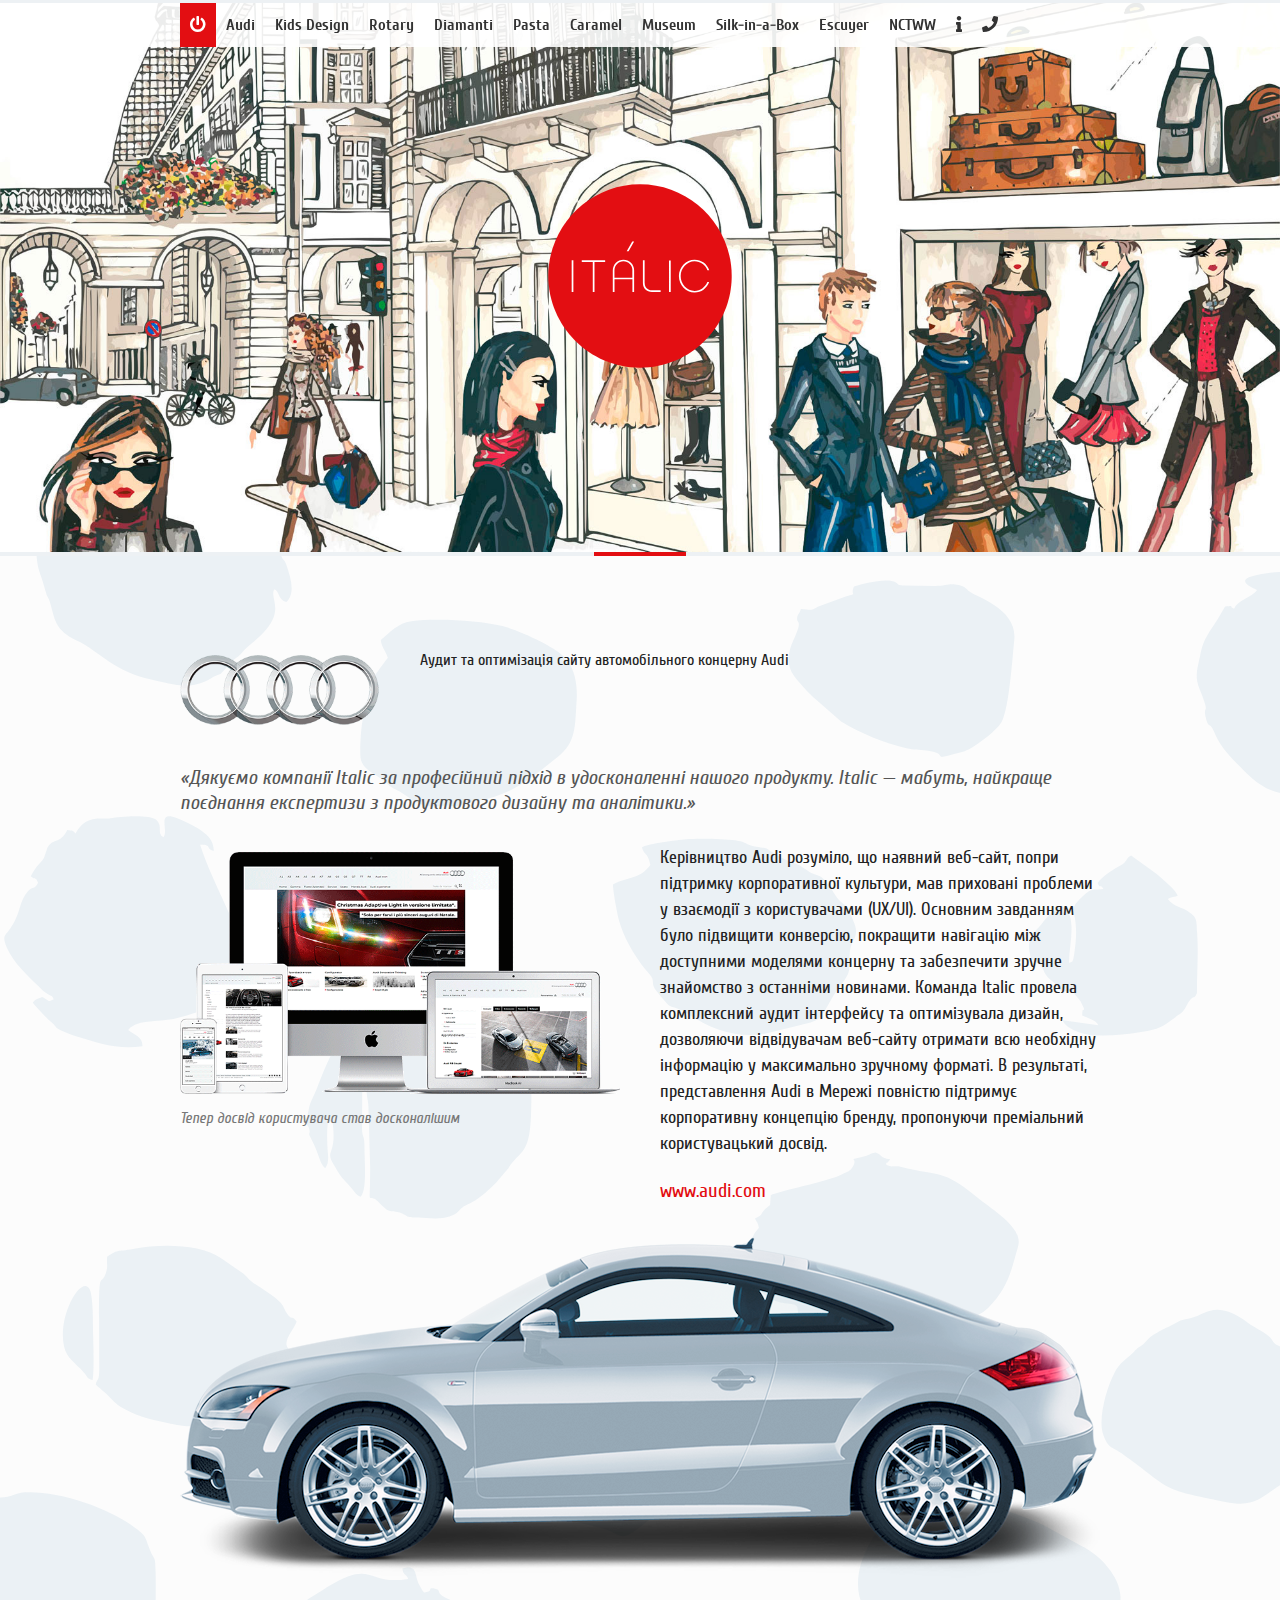
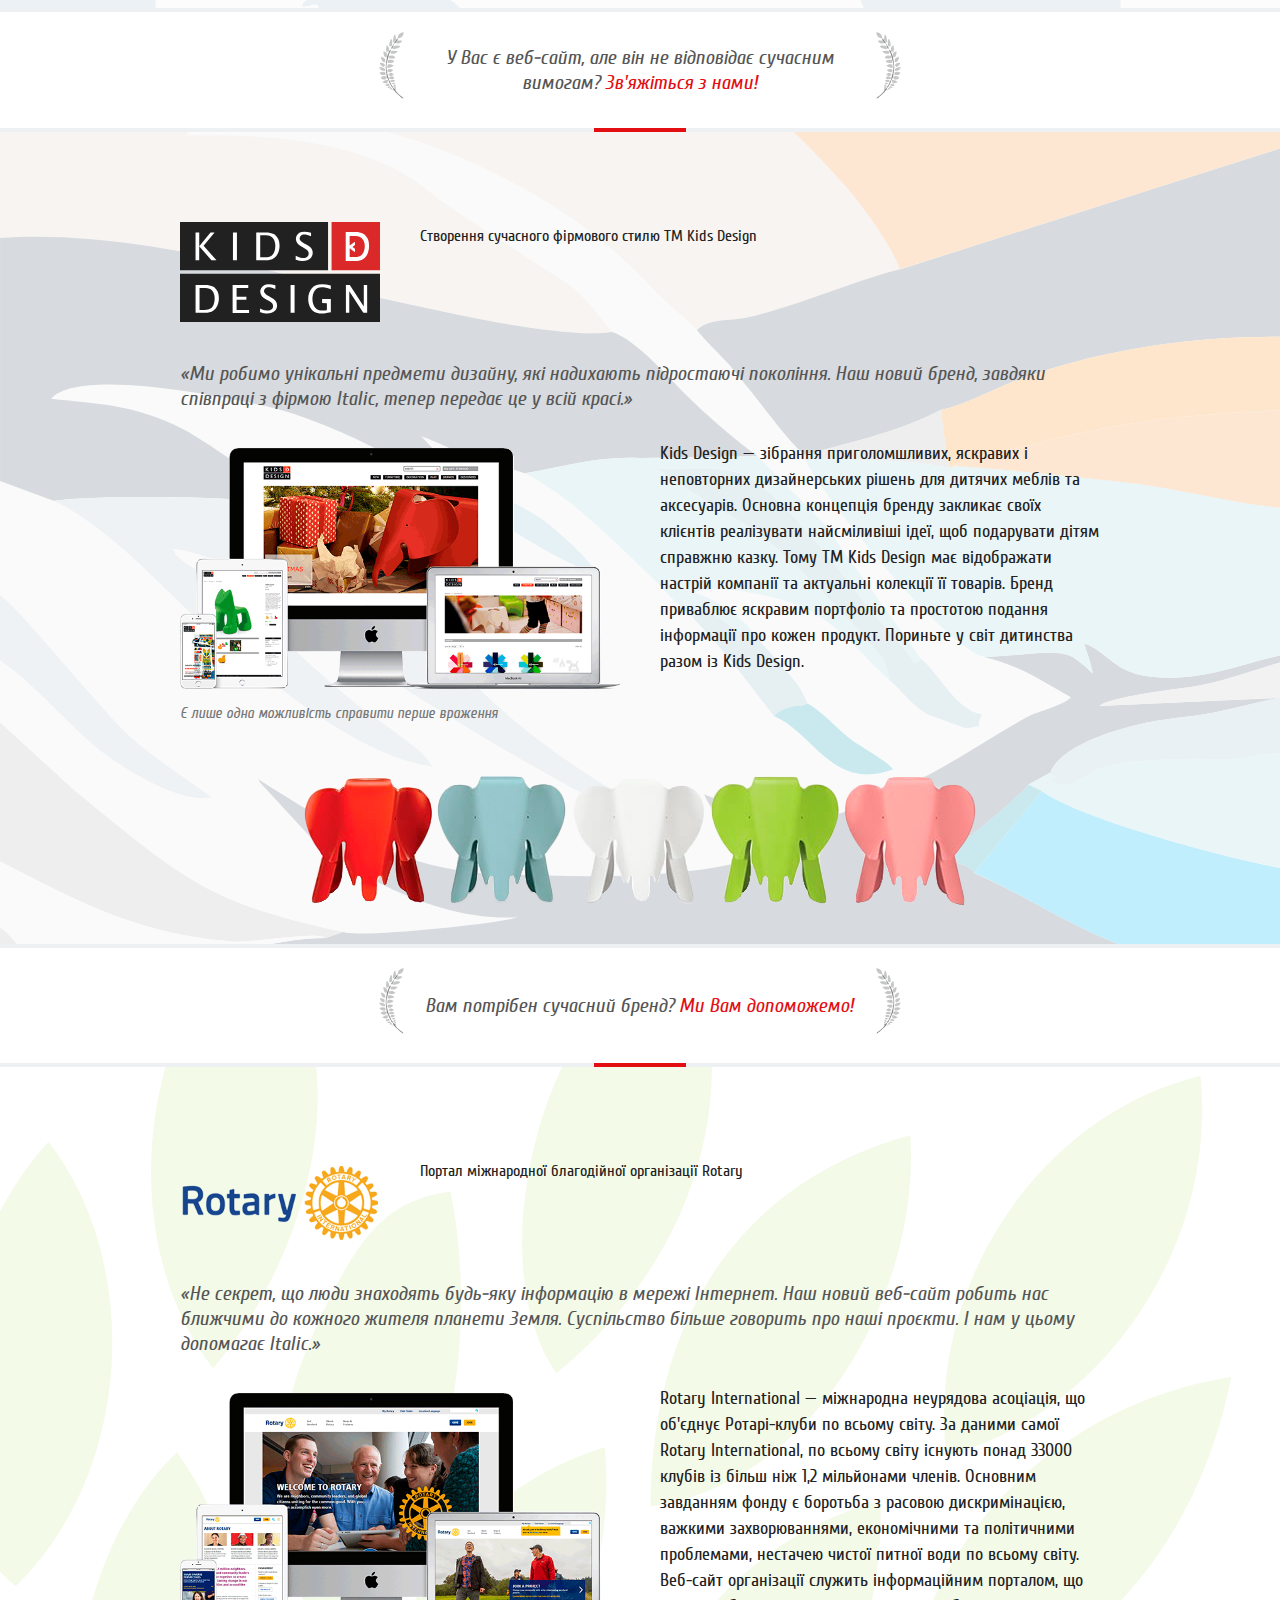
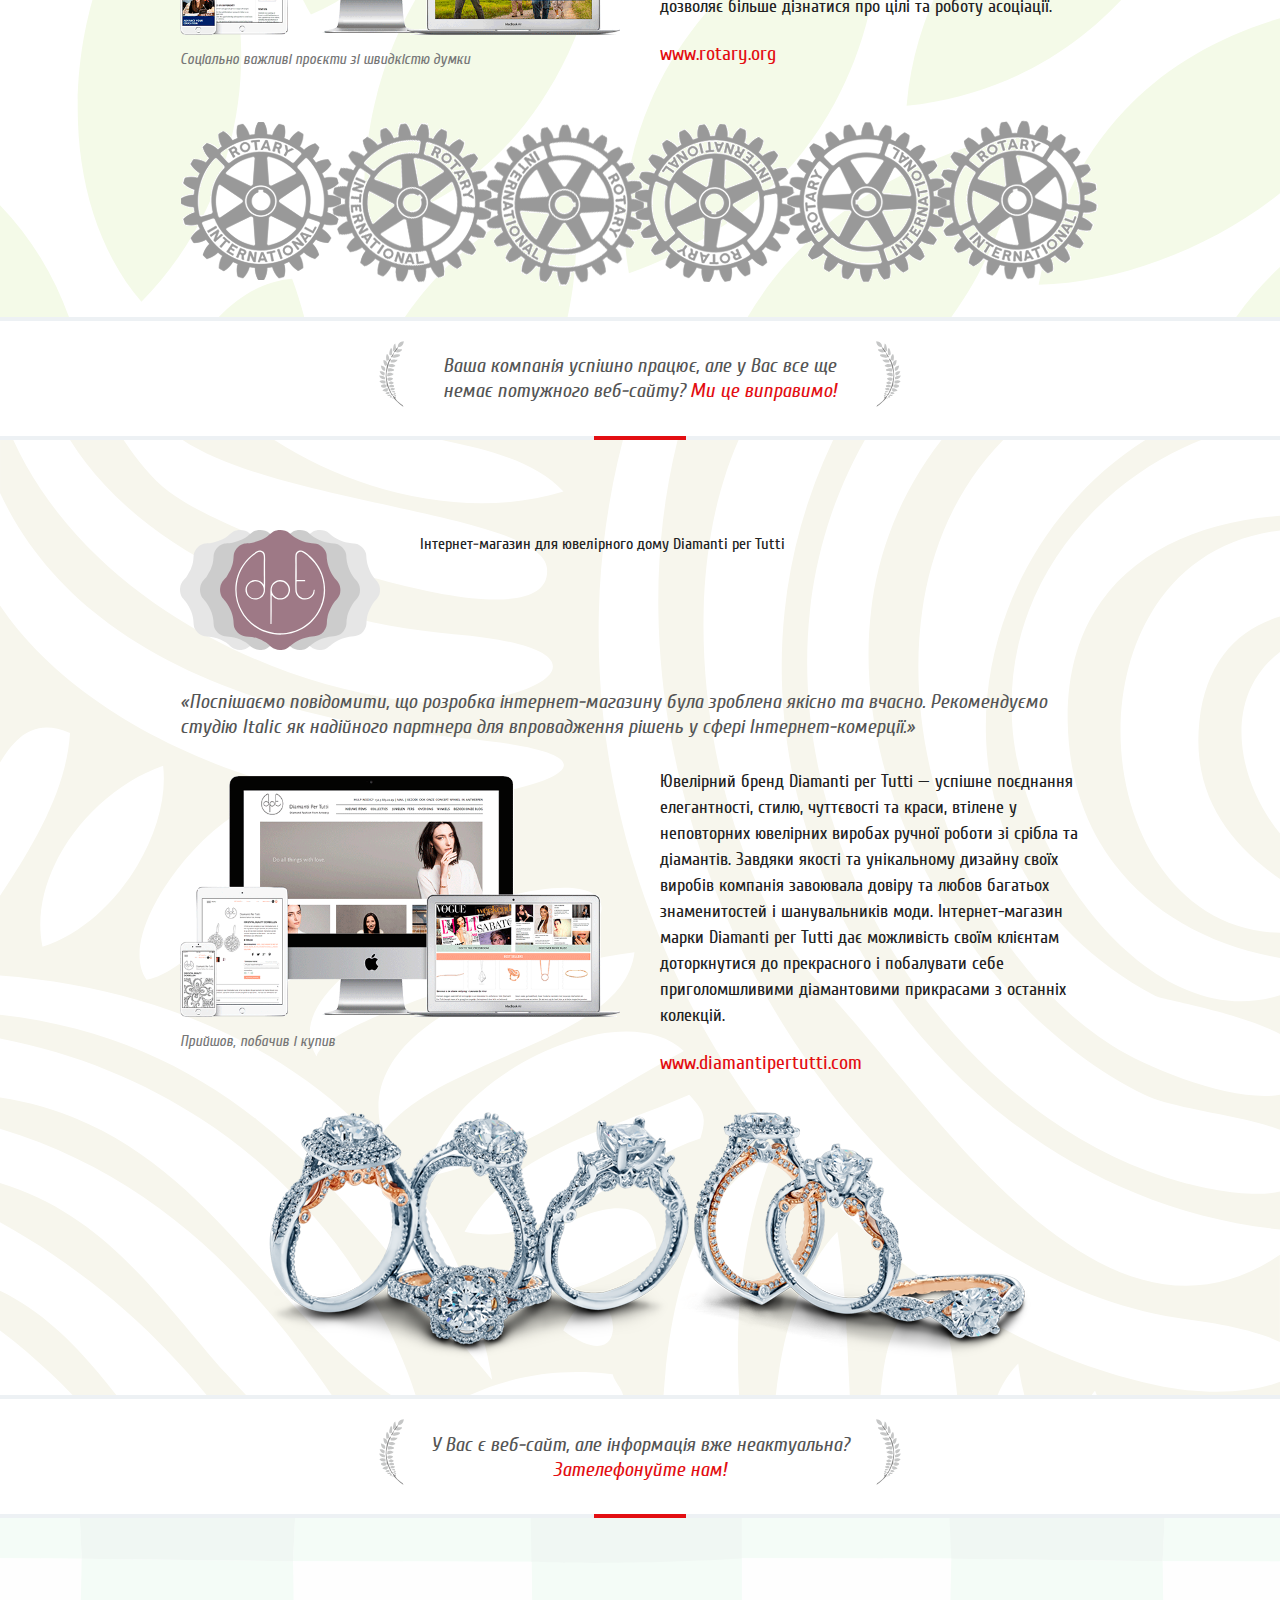
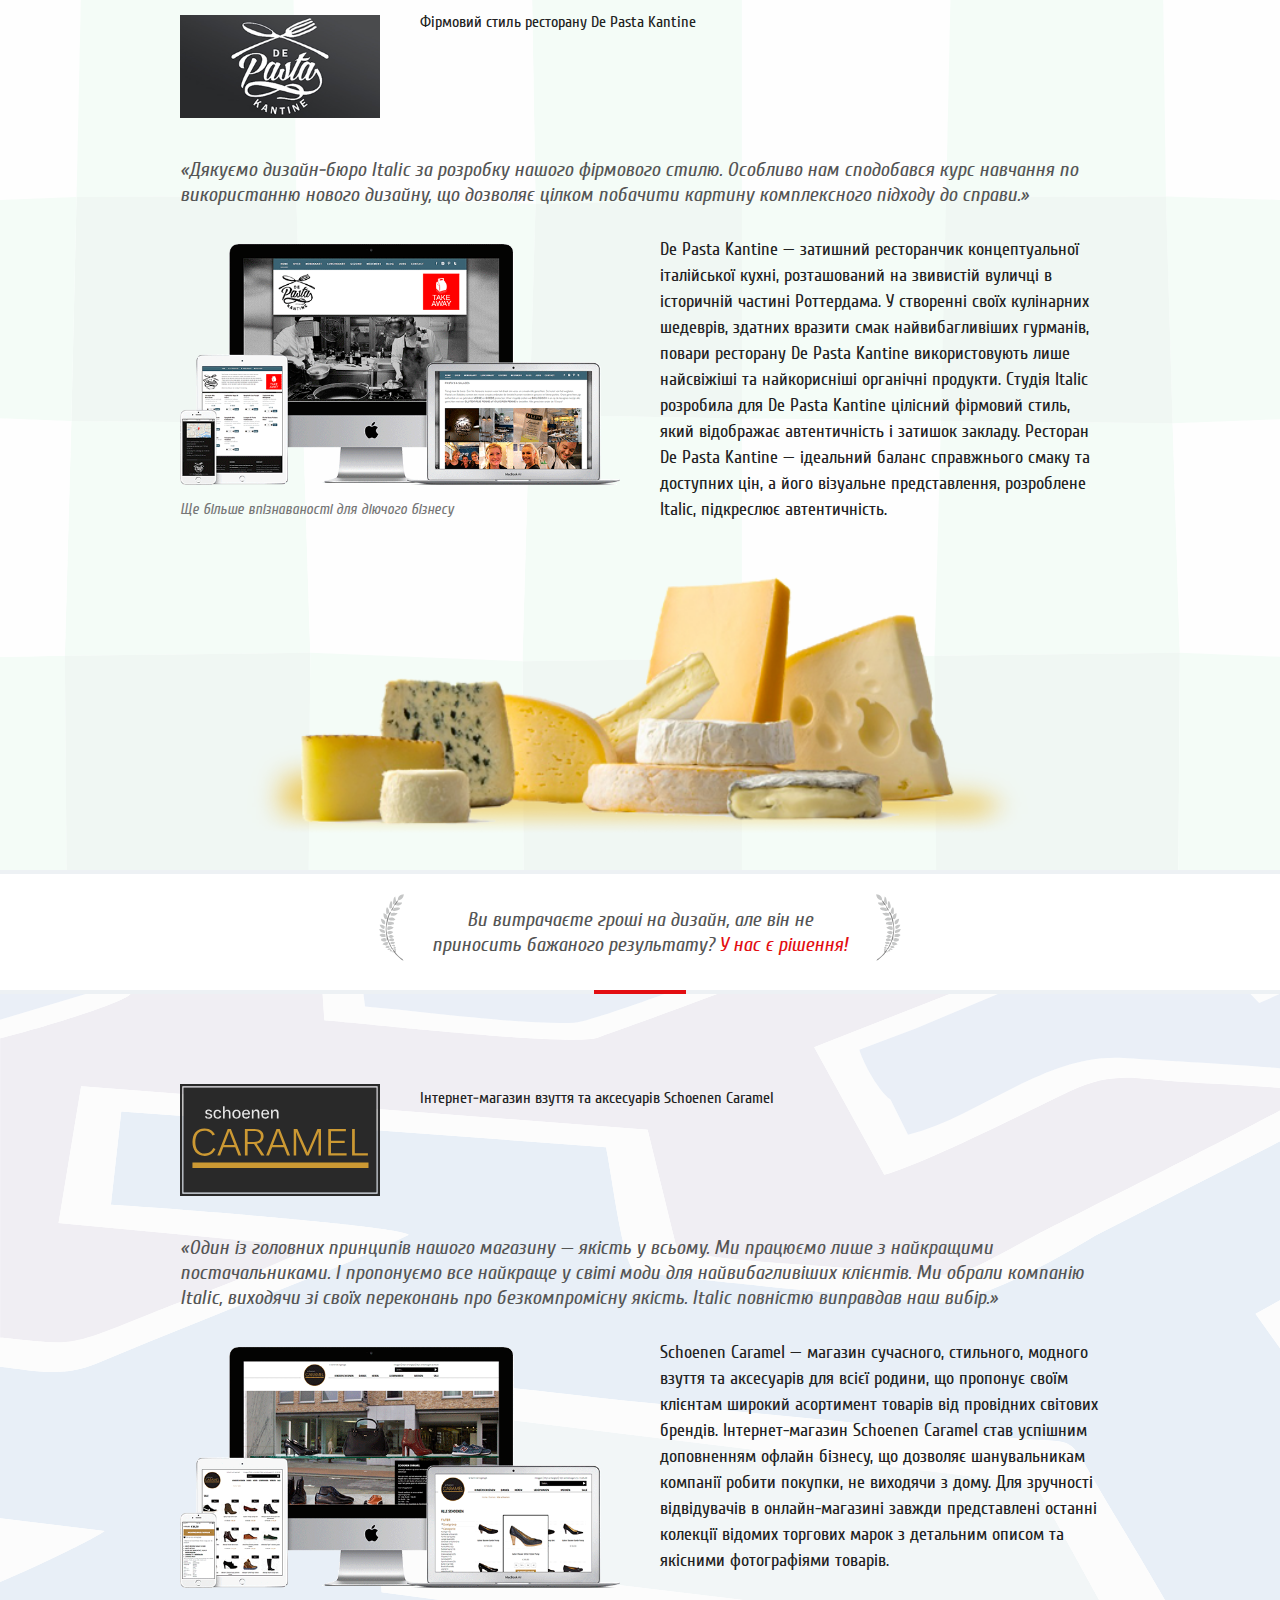
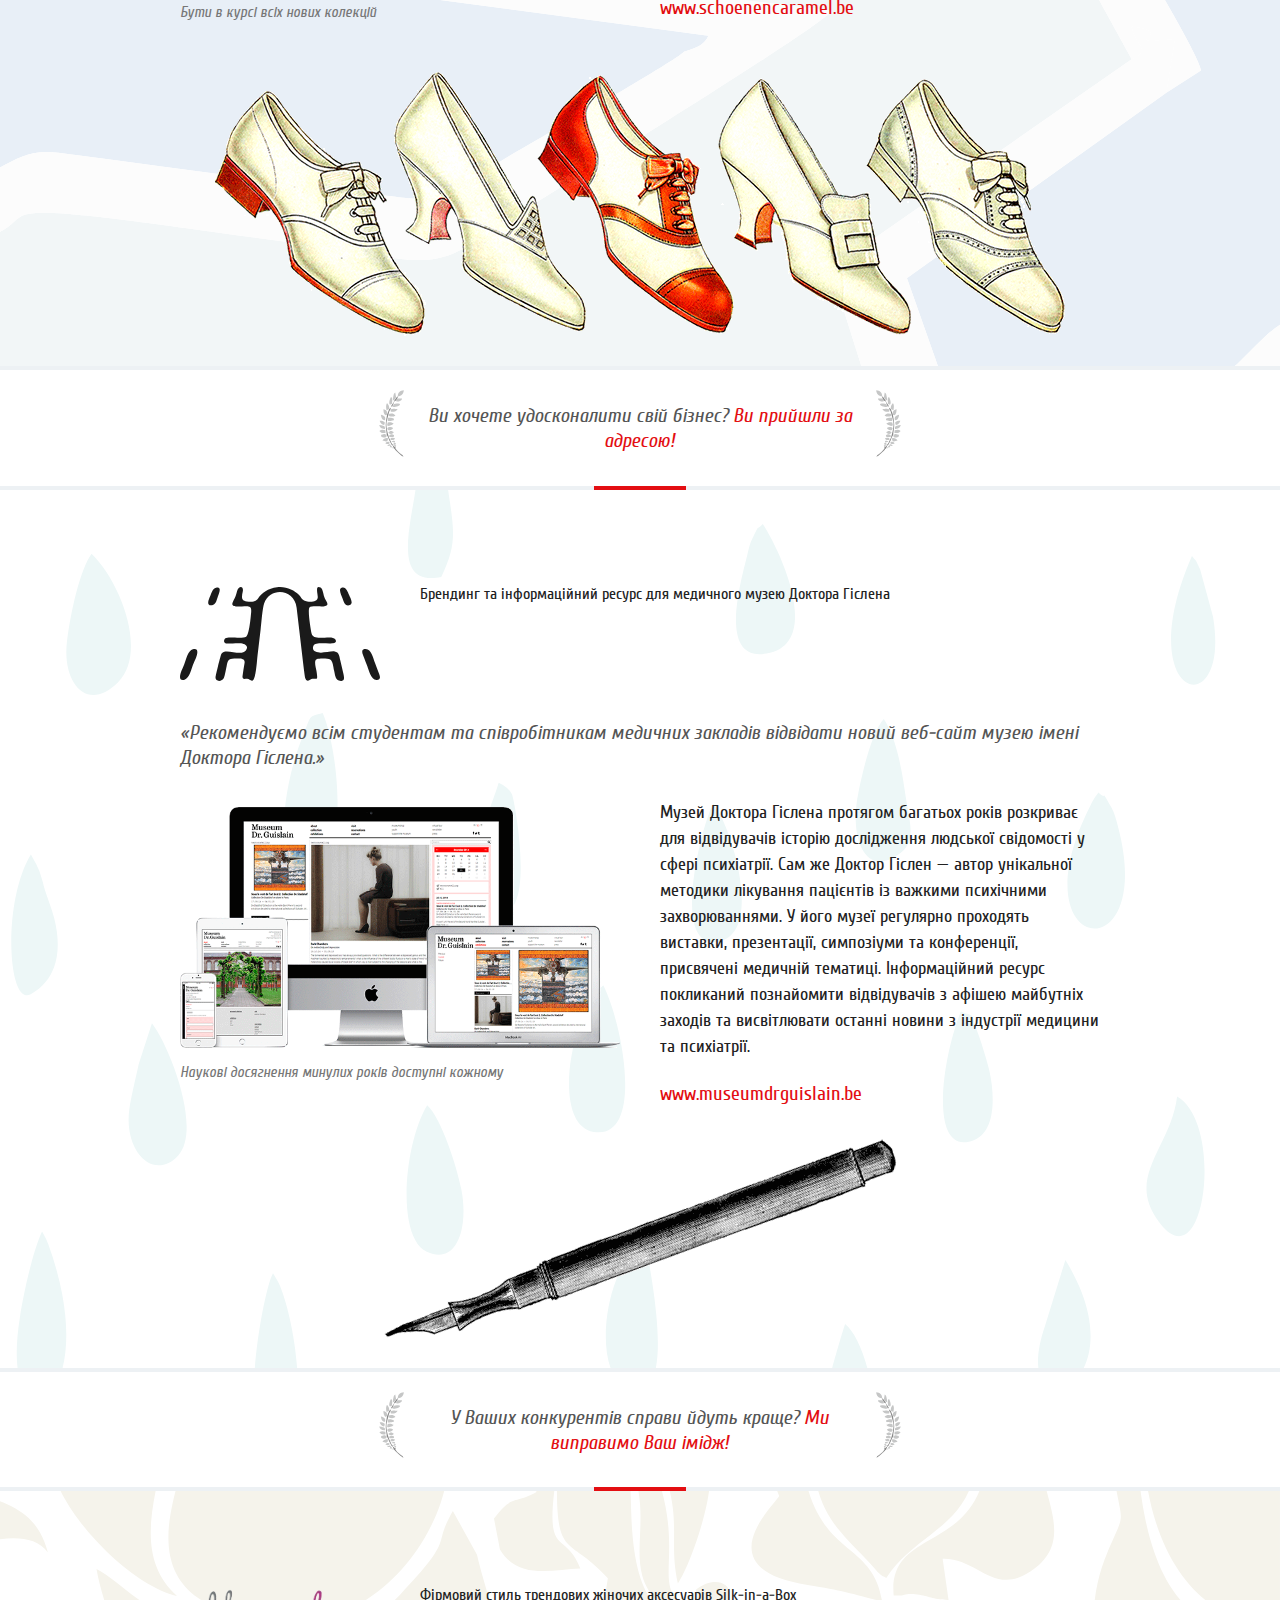
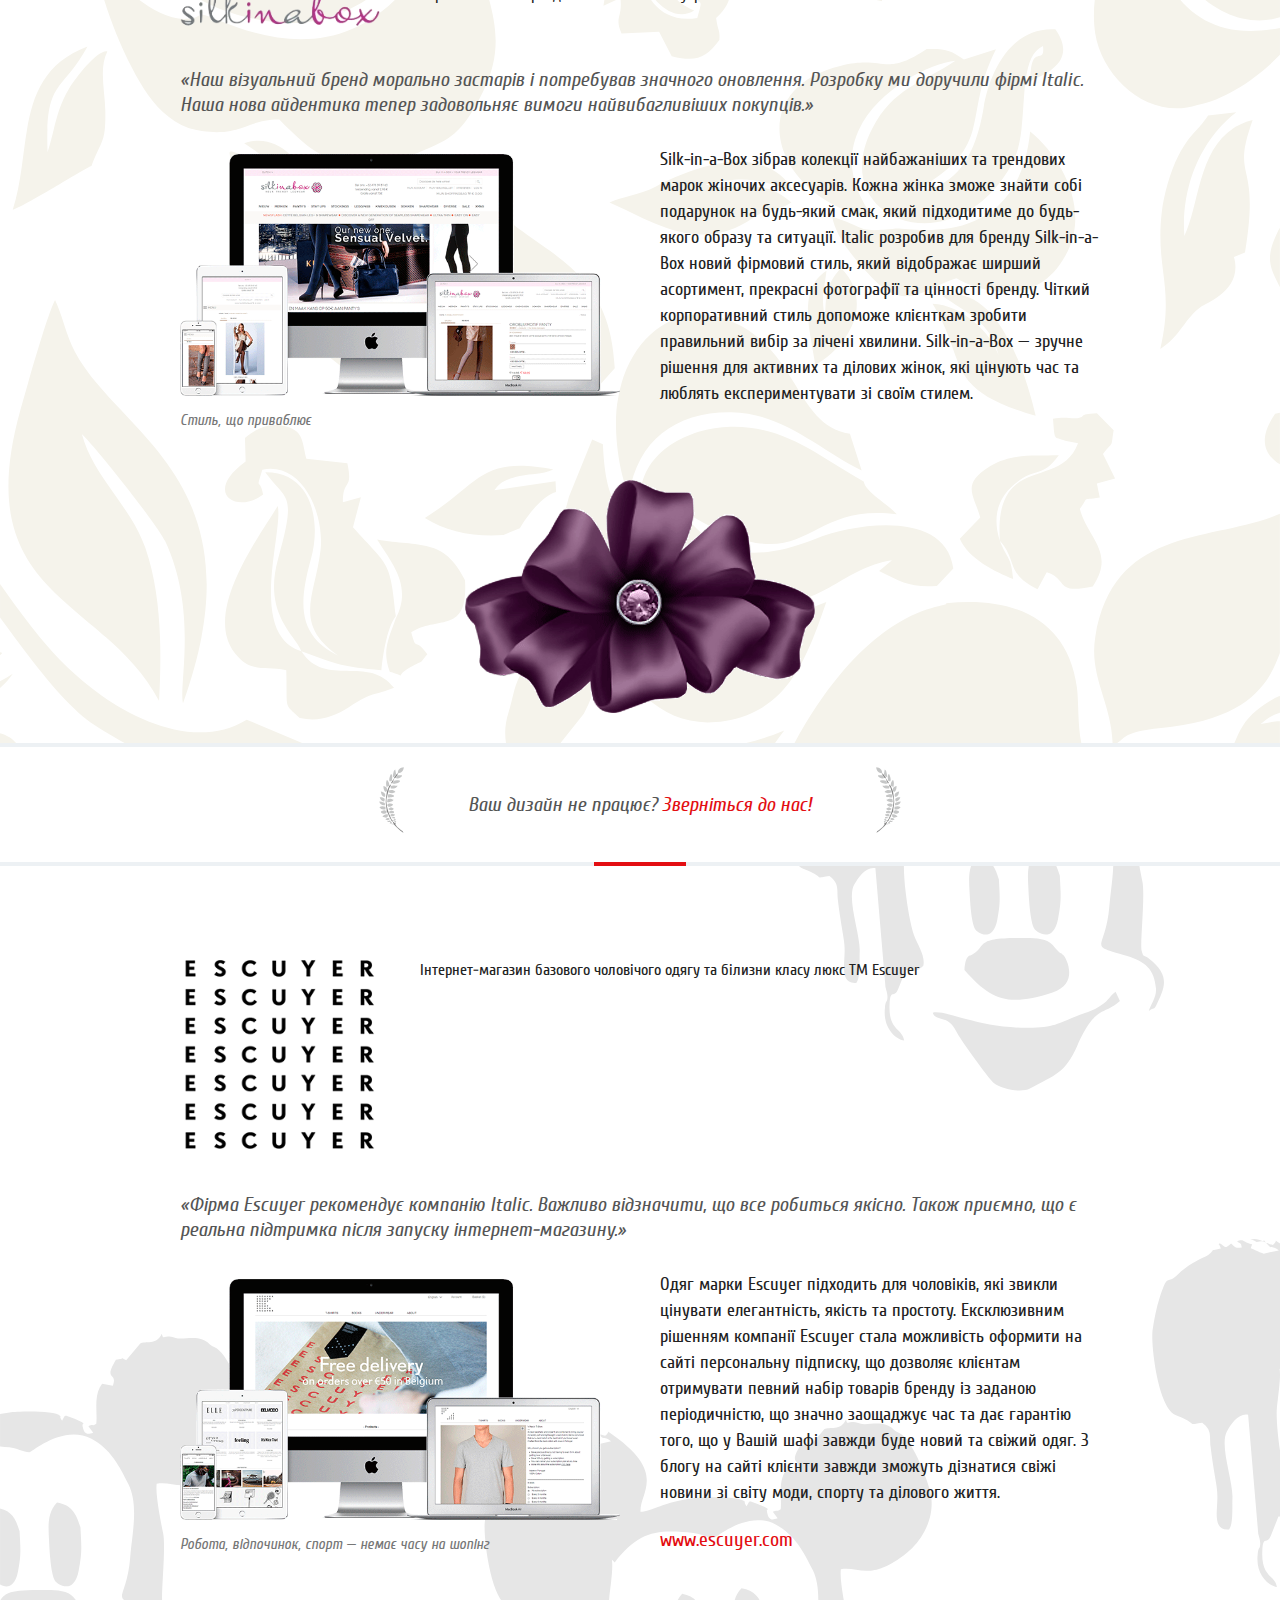
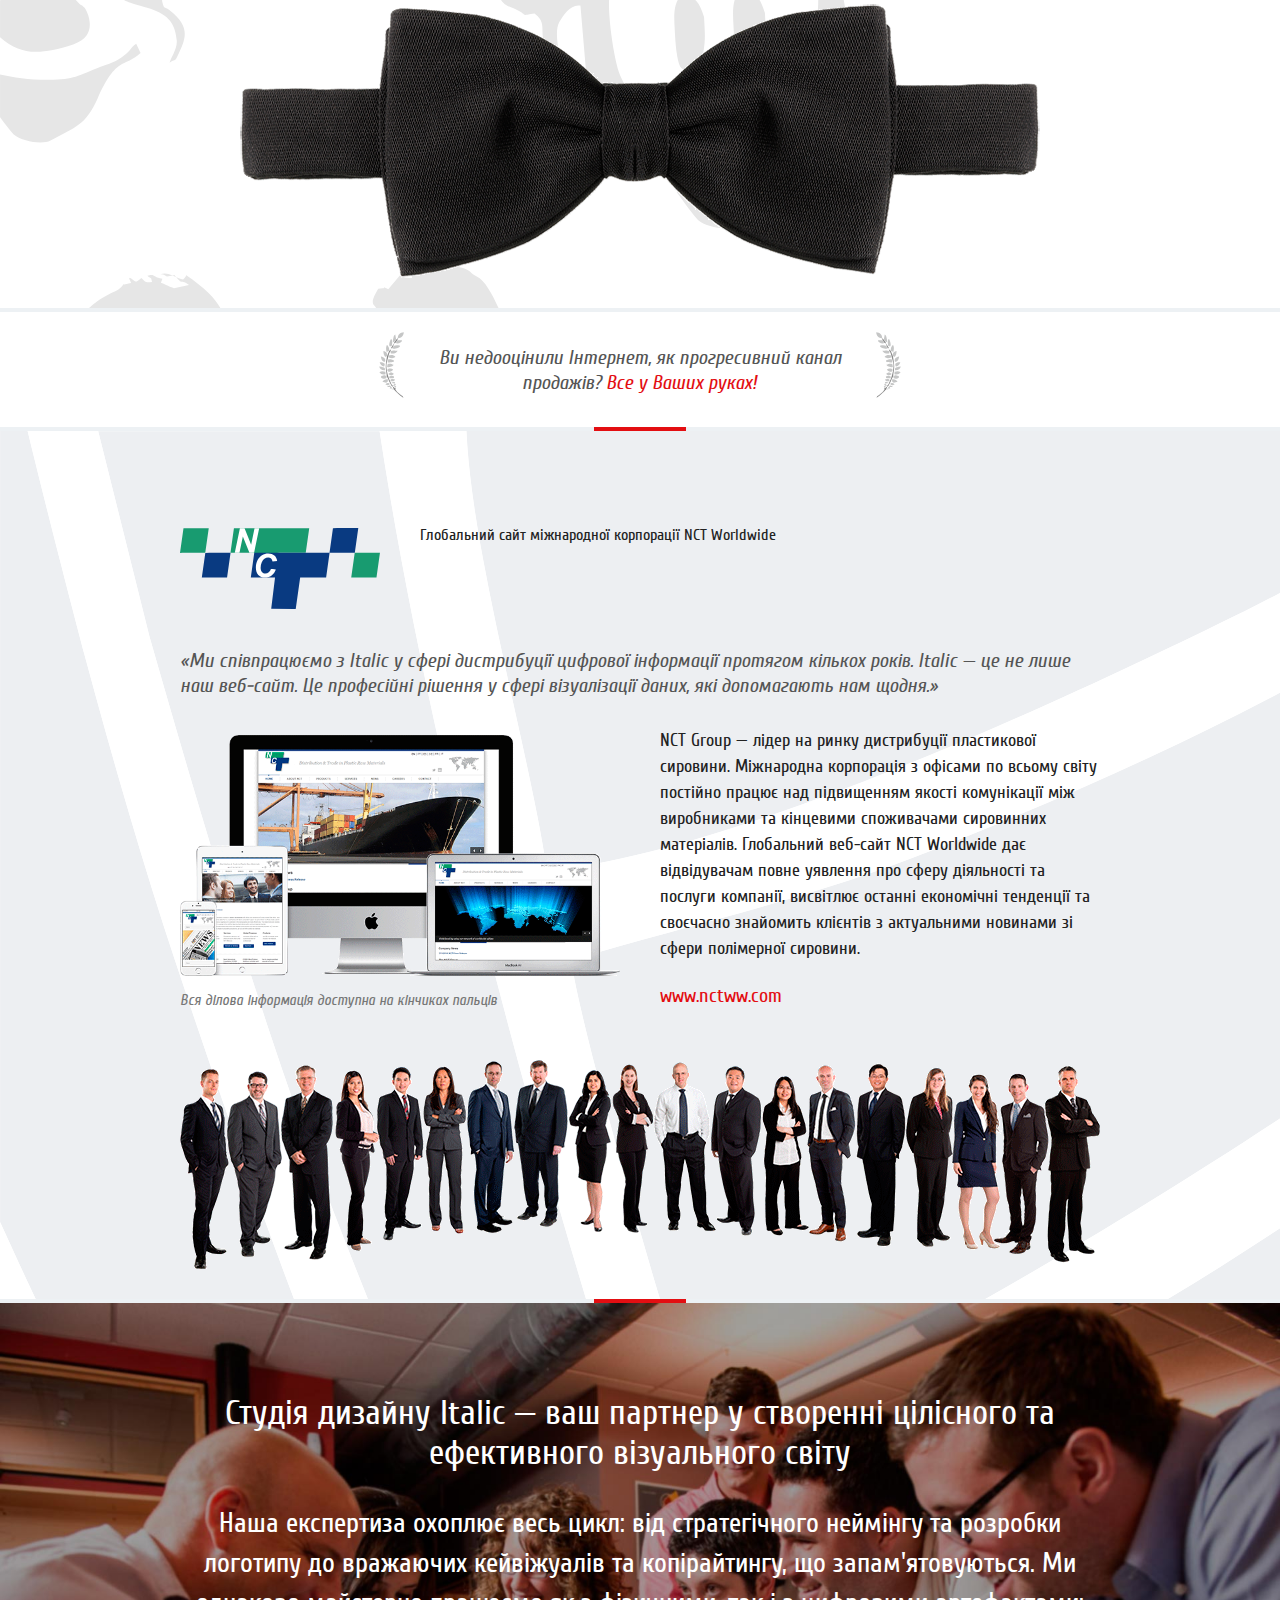
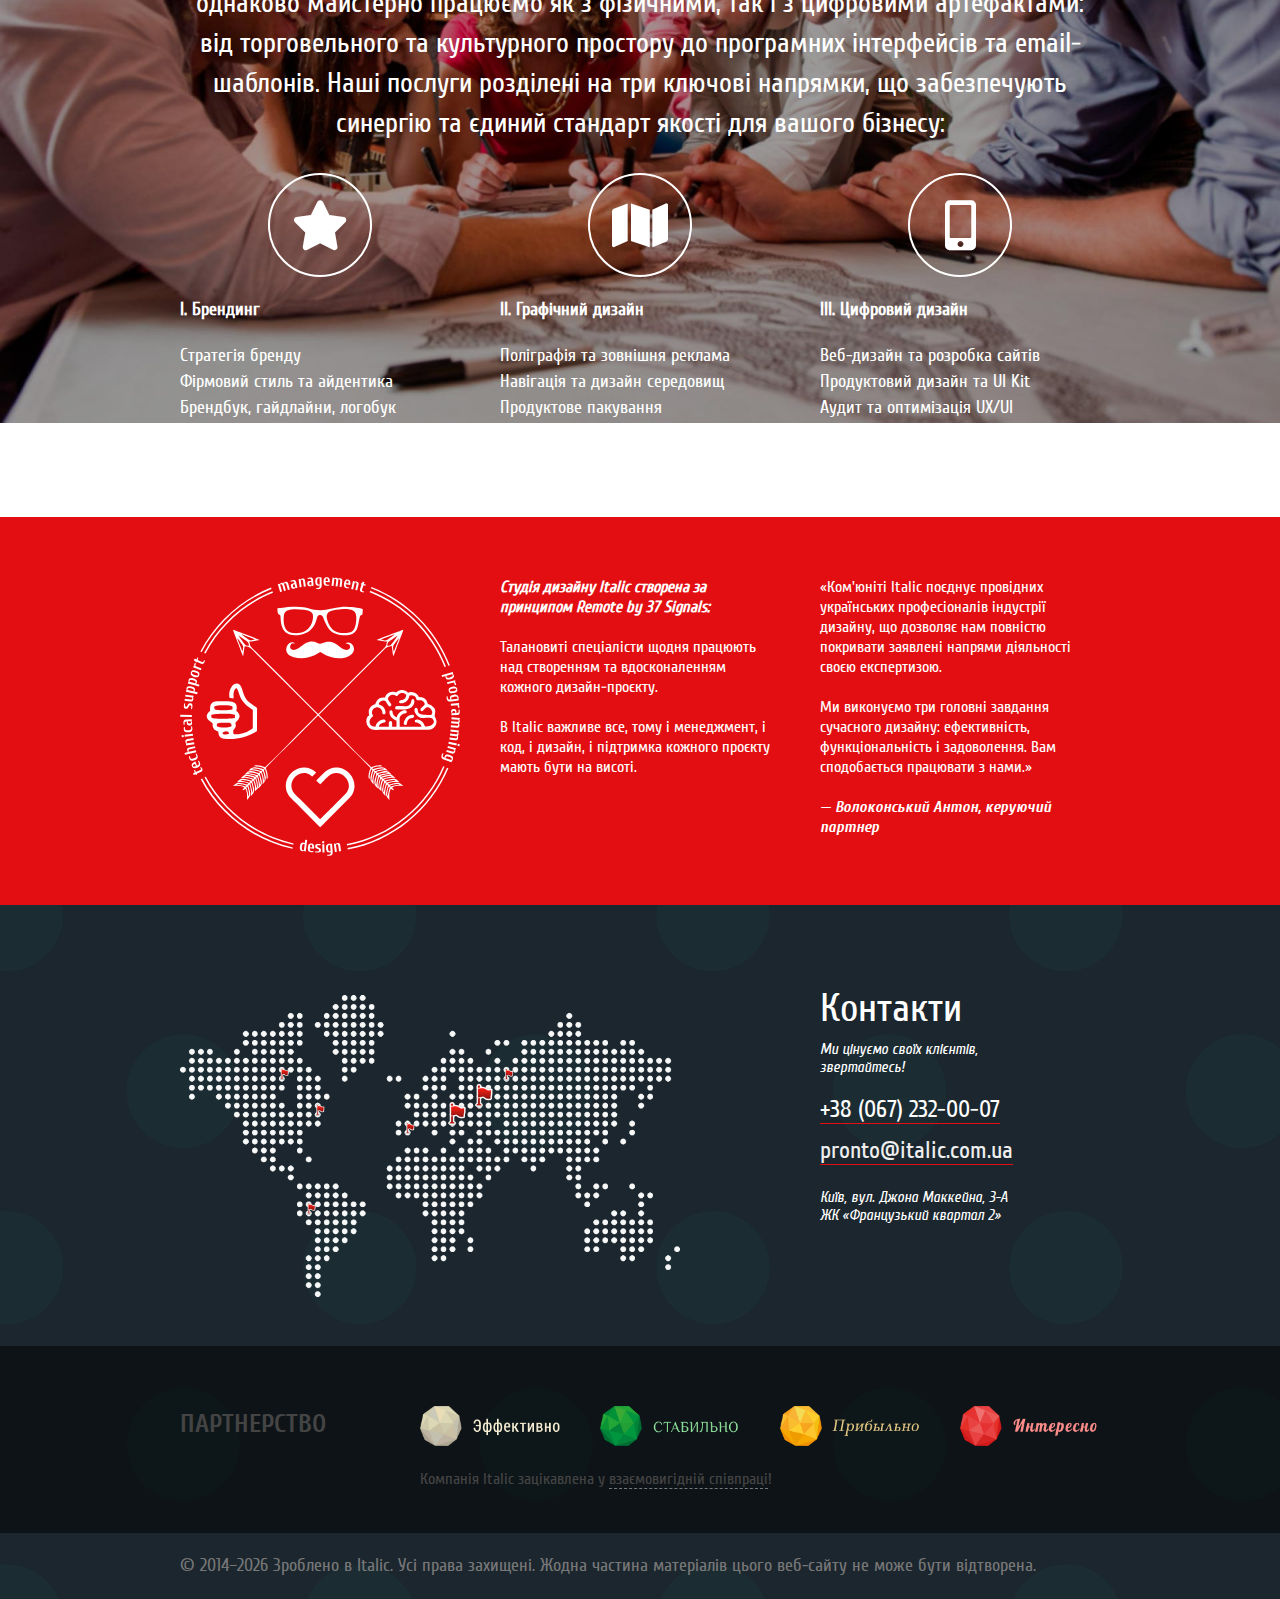
<file: index-dsgn.html>
<!--

                                                               
                                                               
       ^^^                                      ^^^            
      ^:::^                                    ^:::^           
     ^:::::^                                  ^:::::^          
    ^:::::::^                                ^:::::::^         
   ^:::::::::^                              ^:::::::::^        
  ^:::::^:::::^                            ^:::::^:::::^       
 ^:::::^ ^:::::^                          ^:::::^ ^:::::^      
^^^^^^^   ^^^^^^^                        ^^^^^^^   ^^^^^^^     
                                                               
                                                                                                   
                                                               
                                                               
                                                               
                                                               
                                                               
                 ________________________                      
                 _::::::::::::::::::::::_                      
                 ________________________                      
                                                               
                                                               
                                                               



Italic Design Studio
www.italic.com.ua



-->

<!DOCTYPE html>
<!--[if lt IE 7 ]><html class="ie ie6" lang="uk"> <![endif]-->
<!--[if IE 7 ]><html class="ie ie7" lang="uk"> <![endif]-->
<!--[if IE 8 ]><html class="ie ie8" lang="uk"> <![endif]-->
<!--[if (gte IE 9)|!(IE)]><!--><html lang="uk-UA" prefix="og: http://ogp.me/ns#"> <!--<![endif]-->
<head>

	<!-- Basic Page Needs
	================================================== -->
	<meta charset="utf-8">

    <title>Студія дизайну Italic — брендинг, графічний та цифровий дизайн у Києві</title>

    <meta name="description" content="Italic — студія дизайну з Києва, що спеціалізується на стратегічному брендингу, фірмовому стилі, графічному та цифровому дизайні.">

    <meta name="keywords" content="студія дизайну київ, брендинг, фірмовий стиль, графічний дизайн, ui/ux дизайн, веб-дизайн київ, стратегічний дизайн, створення логотипу, розробка сайтів, створення сайтів, проектування інтерфейсів, фірстиль, брендбук, промо-сайт, розробка логотипа, дизайн годового звіту, поліграфічна продукція, індустріальний дизайн, дизайн упаковки, дизайн мерчу, дизайн продукта, дизайн корпоративної продукції, копірайтинг, неймінг, стратегія, креативна стратегія, дизайн середовищ, системи навігації, Italic, Ітелік, Італік, Italik, Italyk, Kiev, Kyiv, Київ">


	<meta property="og:title" content="Студія дизайну Italic — брендинг, графічний та цифровий дизайн у Києві" />
	<meta property="og:description" content="Italic — студія дизайну з Києва, що спеціалізується на стратегічному брендингу, фірмовому стилі, графічному та цифровому дизайні." />
	<meta property="og:url" content="https://italic.com.ua/" />
	<meta property="og:locale" content="uk-UA" />
	<meta property="og:image" content="https://italic.com.ua/images/logos/logo.jpg" />
	<meta property="og:type" content="website" />
	<meta property="og:site_name" content="italic.com.ua" />

	<!-- Mobile Specific Metas
	================================================== -->
	<meta name="viewport" content="width=device-width, initial-scale=1, maximum-scale=1">

	<!-- CSS Files
	================================================== -->
	<link rel="stylesheet" type="text/css" href="css/cssreset-min.css">
	<link rel="stylesheet" href="css/alpha_background.css">
	<link rel="stylesheet" href="css/grid.css">
	<link rel="stylesheet" href="css/style.css">
	<link rel="stylesheet" href="css/responsive_custom.css">
	<link rel="stylesheet" href="awesome/font-awesome.min.css">
    <link rel="stylesheet" href="webfonts/all.css">

	<!-- Favicons
	================================================== -->
	<link rel="shortcut icon" href="favicon.ico">

	<!-- Google Web Fonts
	* This template uses 'PT Serif' and 'Cuprum'
	================================================== -->
<!--	<link href='http://www.google.com/fonts#UsePlace:use/Collection:Cuprum:400,400italic,700,700italic' rel='stylesheet' type='text/css'>  -->
<!--	<link href='http://fonts.googleapis.com/css?family=PT+Serif:400,700,400italic,700italic|Open+Sans:400italic,700italic,400,700&subset=latin,cyrillic-ext,cyrillic' rel='stylesheet' type='text/css'>  -->

	<!-- Javascript files
	================================================== -->

	<script src="js/jquery.min.js"></script>
	<script src="js/selectnav.min.js"></script>
	<script src="js/bootstrap-scrollspy.js"></script>
	<script src="js/jquery.custom.js"></script>

</head>
<body data-spy="scroll" data-target="#section-topbar">

	<div id="section-topbar">
			<div class="container">
				<div class="sixteen columns">
						<ul id="nav" class="nav">
							<li class="menu-item"><a href="#section-invite"><i class="fa fa-power-off"></i></a></li>
							<li class="menu-item"><a href="#section-client1">Audi</a></li>
							<li class="menu-item"><a href="#section-client2">Kids Design</a></li>
							<li class="menu-item"><a href="#section-client3">Rotary</a></li>
							<li class="menu-item"><a href="#section-client4">Diamanti</a></li>
							<li class="menu-item"><a href="#section-client5">Pasta</a></li>
							<li class="menu-item"><a href="#section-client6">Caramel</a></li>
							<li class="menu-item"><a href="#section-client7">Museum</a></li>
							<li class="menu-item"><a href="#section-client8">Silk-in-a-Box</a></li>
							<li class="menu-item"><a href="#section-client9">Escuyer</a></li>
							<li class="menu-item"><a href="#section-client10">NCTWW</a></li>
							<li class="menu-item"><a href="#section-info"><i class="fa fa-info"></i></a></li>
							<li class="menu-item"><a href="#section-contact"><i class="fa fa-phone"></i></a></li>
						</ul><!-- // uL#nav -->
					<div class="clear"></div>
				</div><!-- // .sixteen -->
			</div><!-- // .container -->

			<div class="mob_menu">
						<div class="menu_icon">
							<a href="#section-invite"><i class="fa fa-power-off"></i></a>
						</div>
						<div class="menu_icon">
							<a id="next"><i class="fa fa-sort-alpha-asc icon-pulse"></i></a>
						</div>
						<div class="menu_icon">
							<a href="#section-info"><i class="fa fa-info"></i></a>
						</div>
						<div class="menu_icon">
							<a class="withbrd" href="#section-contact"><i class="fa fa-phone"></i></a>
						</div>
			</div>
		<div class="clear"></div>
	</div><!-- // #section-topbar -->


	<!-- Invite

	* Invite section
	================================================== -->
	<div id="section-invite" class="part">
		<div class="container">
			<div class="sixteen columns bigscreen">
				<a href="#section-client1"><img class="logo_mob" src="images/italic_logo_mob_logo.svg" alt="italic_logo"/></a>
			</div><!-- // .sixteen -->
			<div class="clear"></div>
		</div><!-- // .container -->
	</div><!-- // #section-invite -->



	<!-- Divider
	================================================== -->
	<div class="divider">
		<div class="container">
			<div class="sixteen columns">
				<div class="red-box"></div>
			</div>
		</div>
	</div>



	<!-- Client 1 (Audi)
	================================================== -->
	<div id="section-client1" class="client part">
		<div class="container">
			<div class="four columns">
				<img class="client_logo low" src="images/logos/italic_logo02.png" alt="audi logo">
			</div>
			<div class="twelve columns">
                <div class="zagolovka">Аудит та оптимізація сайту автомобільного концерну Audi</div>
			</div><!-- // .twelve -->

			<div class="clear"></div>

			<div class="sixteen columns">
				<p class="headline">&laquo;Дякуємо компанії Italic за професійний підхід в удосконаленні нашого продукту. Italic&nbsp;&mdash; мабуть, найкраще поєднання експертизи з продуктового дизайну та аналітики.&raquo;</p>
			</div><!-- // .sixteen -->

			<div class="clear"></div>

			<div class="eight columns">
				<img src="images/italic_img02.png" alt="client's site">
				<p class="desc">Тепер досвід користувача став досконалішим</p>
			</div>

			<div class="eight columns">
				<p>Керівництво Audi розуміло, що наявний веб-сайт, попри підтримку корпоративної культури, мав приховані проблеми у взаємодії з користувачами (UX/UI). Основним завданням було підвищити конверсію, покращити навігацію між доступними моделями концерну та забезпечити зручне знайомство з останніми новинами. Команда Italic провела комплексний аудит інтерфейсу та оптимізувала дизайн, дозволяючи відвідувачам веб-сайту отримати всю необхідну інформацію у максимально зручному форматі. В результаті, представлення Audi в Мережі повністю підтримує корпоративну концепцію бренду, пропонуючи преміальний користувацький досвід.</p>
				<a class="client_link" href="http://www.audi.com" target="_blank">www.audi.com</a>
			</div>

			<div class="clear"></div>

			<div class="sixteen columns">
				<img class="client_elem" src="images/italic_fin02.png" alt="client_elem">
			</div>

			<div class="clear"></div>
		</div><!-- // .container -->
	</div><!-- // #section-event -->

	<!-- Quote about Italic
	================================================ -->
	<div class="quote">
		<div class="container">
			<div class="sixteen columns">
				<table cellpadding="0" cellspacing="0">
					<tr>
						<td class="pic"><img src="images/bg/italic_el01.svg"></td>
						<td class="text" valign="middle"><p class="headline">У Вас є веб-сайт, але він не відповідає сучасним вимогам? <a class="client_link" href="#section-info"> Зв'яжіться з нами!</a></p></td>
						<td><img src="images/bg/italic_el02.svg"></td>
					</tr>
				</table>
			</div>
		</div>
	</div>


	<!-- Divider
	================================================== -->
	<div class="divider">
		<div class="container">
			<div class="sixteen columns">
				<div class="red-box"></div>
			</div>
		</div>
	</div>


	<!-- Client 2 (Kids Design)
	================================================== -->
	<div id="section-client2" class="client part">
		<div class="container">
				<div class="four columns">
				<img class="client_logo" src="images/logos/italic_logo03.svg" alt="kids logo">
			</div>
			<div class="twelve columns">
                <div class="zagolovka">Створення сучасного фірмового стилю ТМ Kids Design</div>
            </div><!-- // .twelve -->

			<div class="clear"></div>

			<div class="sixteen columns">
				<p class="headline">&laquo;Ми робимо унікальні предмети дизайну, які надихають підростаючі покоління. Наш новий бренд, завдяки співпраці з фірмою Italic, тепер передає це у всій красі.&raquo;</p>
			</div><!-- // .sixteen -->

			<div class="clear"></div>

			<div class="eight columns">
				<img src="images/italic_img03.png" alt="client's site">
				<p class="desc">Є лише одна можливість справити перше враження</p>
			</div>

			<div class="eight columns">
				<p>Kids Design&nbsp;&mdash; зібрання приголомшливих, яскравих і неповторних дизайнерських рішень для дитячих меблів та аксесуарів. Основна концепція бренду закликає своїх клієнтів реалізувати найсміливіші ідеї, щоб подарувати дітям справжню казку. Тому ТМ Kids Design має відображати настрій компанії та актуальні колекції її товарів. Бренд приваблює яскравим портфоліо та простотою подання інформації про кожен продукт. Пориньте у світ дитинства разом із Kids Design.</p>
				
			</div>

			<div class="clear"></div>

			<div class="sixteen columns">
				<img class="client_elem" src="images/italic_fin03.png" alt="client_elem">
			</div>

			<div class="clear"></div>
		</div><!-- // .container -->
	</div><!-- // #section-event -->

	<!-- Quote about Italic
	================================================ -->
	<div class="quote">
		<div class="container">
			<div class="sixteen columns">
				<table cellpadding="0" cellspacing="0">
					<tr>
						<td class="pic"><img src="images/bg/italic_el01.svg"></td>
						<td class="text" valign="middle"><p class="headline">Вам потрібен сучасний бренд?<a class="client_link" href="#section-info"> Ми Вам допоможемо!</a></p></td>
						<td><img src="images/bg/italic_el02.svg"></td>
					</tr>
				</table>
			</div>
		</div>
	</div>


	<!-- Divider
	================================================== -->
	<div class="divider">
		<div class="container">
			<div class="sixteen columns">
				<div class="red-box"></div>
			</div>
		</div>
	</div>


		<!-- Client 3 (Rotari)
	================================================== -->
	<div id="section-client3" class="client part">
		<div class="container">
				<div class="four columns">
				<img class="client_logo low" src="images/logos/italic_logo04.png" alt="rotary logo">
			</div>
			<div class="twelve columns">
                <div class="zagolovka">Портал міжнародної благодійної організації Rotary</div>
            </div><!-- // .twelve -->

			<div class="clear"></div>

			<div class="sixteen columns">
				<p class="headline">&laquo;Не секрет, що люди знаходять будь-яку інформацію в мережі Інтернет. Наш новий веб-сайт робить нас ближчими до кожного жителя планети Земля. Суспільство більше говорить про наші проєкти. І нам у цьому допомагає Italic.&raquo;</p>
			</div><!-- // .sixteen -->

			<div class="clear"></div>

			<div class="eight columns">
				<img src="images/italic_img04.png" alt="client's site">
				<p class="desc">Соціально важливі проєкти зі швидкістю думки</p>
			</div>

			<div class="eight columns">
				<p>Rotary International&nbsp;&mdash; міжнародна неурядова асоціація, що об'єднує Ротарі-клуби по всьому світу. За даними самої Rotary International, по всьому світу існують понад 33000 клубів із більш ніж 1,2 мільйонами членів. Основним завданням фонду є боротьба з расовою дискримінацією, важкими захворюваннями, економічними та політичними проблемами, нестачею чистої питної води по всьому світу. Веб-сайт організації служить інформаційним порталом, що дозволяє більше дізнатися про цілі та роботу асоціації.</p>
				<a class="client_link" href="http://www.rotary.org" target="_blank">www.rotary.org</a>
			</div>

			<div class="clear"></div>

			<div class="sixteen columns">
				<img class="client_elem" src="images/italic_fin04.png" alt="client_elem">
			</div>

			<div class="clear"></div>
		</div><!-- // .container -->
	</div><!-- // #section-event -->

	<!-- Quote about Italic
	================================================ -->
	<div class="quote">
		<div class="container">
			<div class="sixteen columns">
				<table cellpadding="0" cellspacing="0">
					<tr>
						<td class="pic"><img src="images/bg/italic_el01.svg"></td>
						<td class="text" valign="middle"><p class="headline">Ваша компанія успішно працює, але у Вас все ще немає потужного веб-сайту?<a class="client_link" href="#section-info"> Ми це виправимо!</a></p></td>
						<td><img src="images/bg/italic_el02.svg"></td>
					</tr>
				</table>
			</div>
		</div>
	</div>


	<!-- Divider
	================================================== -->
	<div class="divider">
		<div class="container">
			<div class="sixteen columns">
				<div class="red-box"></div>
			</div>
		</div>
	</div>




		<!-- Client 4 (Diamanti)
	================================================== -->
	<div id="section-client4" class="client part">
		<div class="container">
				<div class="four columns">
				<img class="client_logo" src="images/logos/italic_logo05.svg" alt="diamanti logo">
			</div>
			<div class="twelve columns">
                <div class="zagolovka">Інтернет-магазин для ювелірного дому Diamanti per Tutti</div>
			</div><!-- // .twelve -->

			<div class="clear"></div>

			<div class="sixteen columns">
				<p class="headline">&laquo;Поспішаємо повідомити, що розробка інтернет-магазину була зроблена якісно та вчасно. Рекомендуємо студію Italic як надійного партнера для впровадження рішень у сфері Інтернет-комерції.&raquo;</p>
			</div><!-- // .sixteen -->

			<div class="clear"></div>

			<div class="eight columns">
				<img src="images/italic_img05.png" alt="client's site">
				<p class="desc">Прийшов, побачив і купив</p>
			</div>

			<div class="eight columns">
				<p>Ювелірний бренд Diamanti per Tutti&nbsp;&mdash; успішне поєднання елегантності, стилю, чуттєвості та краси, втілене у неповторних ювелірних виробах ручної роботи зі срібла та діамантів. Завдяки якості та унікальному дизайну своїх виробів компанія завоювала довіру та любов багатьох знаменитостей і шанувальників моди. Інтернет-магазин марки Diamanti per Tutti дає можливість своїм клієнтам доторкнутися до прекрасного і побалувати себе приголомшливими діамантовими прикрасами з останніх колекцій.</p>
				<a class="client_link" href="http://www.diamantipertutti.com" target="_blank">www.diamantipertutti.com</a>
			</div>

			<div class="clear"></div>

			<div class="sixteen columns">
				<img class="client_elem" src="images/italic_fin05.png" alt="client_elem">
			</div>

			<div class="clear"></div>
		</div><!-- // .container -->
	</div><!-- // #section-event -->

	<!-- Quote about Italic
	================================================ -->
	<div class="quote">
		<div class="container">
			<div class="sixteen columns">
				<table cellpadding="0" cellspacing="0">
					<tr>
						<td class="pic"><img src="images/bg/italic_el01.svg"></td>
						<td class="text" valign="middle"><p class="headline">У Вас є веб-сайт, але інформація вже неактуальна?<a class="client_link" href="#section-info"> Зателефонуйте нам!</a></p></td>
						<td><img src="images/bg/italic_el02.svg"></td>
					</tr>
				</table>
			</div>
		</div>
	</div>


	<!-- Divider
	================================================== -->
	<div class="divider">
		<div class="container">
			<div class="sixteen columns">
				<div class="red-box"></div>
			</div>
		</div>
	</div>


		<!-- Client 5 (Pasta)
	================================================== -->
	<div id="section-client5" class="client part">
		<div class="container">
				<div class="four columns">
				<img class="client_logo low" src="images/logos/italic_logo06.jpg" alt="pasta logo">
			</div>
			<div class="twelve columns">
                <div class="zagolovka">Фірмовий стиль ресторану De Pasta Kantine</div>
            </div><!-- // .twelve -->

			<div class="clear"></div>

			<div class="sixteen columns">
				<p class="headline">&laquo;Дякуємо дизайн-бюро Italic за розробку нашого фірмового стилю. Особливо нам сподобався курс навчання по використанню нового дизайну, що дозволяє цілком побачити картину комплексного підходу до справи.&raquo;</p>
			</div><!-- // .sixteen -->

			<div class="clear"></div>

			<div class="eight columns">
				<img src="images/italic_img06.png" alt="client's site">
				<p class="desc">Ще більше впізнаваності для діючого бізнесу</p>
			</div>

			<div class="eight columns">
				<p>De Pasta Kantine&nbsp;&mdash; затишний ресторанчик концептуальної італійської кухні, розташований на звивистій вуличці в історичній частині Роттердама. У створенні своїх кулінарних шедеврів, здатних вразити смак найвибагливіших гурманів, повари ресторану De Pasta Kantine використовують лише найсвіжіші та найкорисніші органічні продукти. Студія Italic розробила для De Pasta Kantine цілісний фірмовий стиль, який відображає автентичність і затишок закладу. Ресторан De Pasta Kantine&nbsp;&mdash; ідеальний баланс справжнього смаку та доступних цін, а його візуальне представлення, розроблене Italic, підкреслює автентичність.</p>
			</div>

			<div class="clear"></div>

			<div class="sixteen columns">
				<img class="client_elem" src="images/italic_fin06.png" alt="client_elem" width="840">
			</div>

			<div class="clear"></div>
		</div><!-- // .container -->
	</div><!-- // #section-event -->

	<!-- Quote about Italic
	================================================ -->
	<div class="quote">
		<div class="container">
			<div class="sixteen columns">
				<table cellpadding="0" cellspacing="0">
					<tr>
						<td class="pic"><img src="images/bg/italic_el01.svg"></td>
						<td class="text" valign="middle"><p class="headline">Ви витрачаєте гроші на дизайн, але він не приносить бажаного результату?<a class="client_link" href="#section-info"> У нас є рішення!</a></p></td>
						<td><img src="images/bg/italic_el02.svg"></td>
					</tr>
				</table>
				</div>
			</div>
		</div>
	</div>


	<!-- Divider
	================================================== -->
	<div class="divider">
		<div class="container">
			<div class="sixteen columns">
				<div class="red-box"></div>
			</div>
		</div>
	</div>


			<!-- Client 6 (Caramel)
	================================================== -->
	<div id="section-client6" class="client part">
		<div class="container">
				<div class="four columns">
				<img class="client_logo" src="images/logos/italic_logo07.svg" alt="caramel logo">
			</div>
			<div class="twelve columns">
                <div class="zagolovka">Інтернет-магазин взуття та аксесуарів Schoenen Caramel</div>
			</div><!-- // .twelve -->

			<div class="clear"></div>

			<div class="sixteen columns">
				<p class="headline">&laquo;Один із головних принципів нашого магазину&nbsp;&mdash; якість у всьому. Ми працюємо лише з найкращими постачальниками. І пропонуємо все найкраще у світі моди для найвибагливіших клієнтів. Ми обрали компанію Italic, виходячи зі своїх переконань про безкомпромісну якість. Italic повністю виправдав наш вибір.&raquo;</p>
			</div><!-- // .sixteen -->

			<div class="clear"></div>

			<div class="eight columns">
				<img src="images/italic_img07.png" alt="client's site">
				<p class="desc">Бути в курсі всіх нових колекцій</p>
			</div>

			<div class="eight columns">
				<p>Schoenen Caramel&nbsp;&mdash; магазин сучасного, стильного, модного взуття та аксесуарів для всієї родини, що пропонує своїм клієнтам широкий асортимент товарів від провідних світових брендів. Інтернет-магазин Schoenen Caramel став успішним доповненням офлайн бізнесу, що дозволяє шанувальникам компанії робити покупки, не виходячи з дому. Для зручності відвідувачів в онлайн-магазині завжди представлені останні колекції відомих торгових марок з детальним описом та якісними фотографіями товарів.</p>
				<a class="client_link" href="http://www.schoenencaramel.be" target="_blank">www.schoenencaramel.be</a>
			</div>

			<div class="clear"></div>

			<div class="sixteen columns">
				<img class="client_elem" src="images/italic_fin07.png" alt="client_elem">
			</div>

			<div class="clear"></div>
		</div><!-- // .container -->
	</div><!-- // #section-event -->

	<!-- Quote about Italic
	================================================ -->
	<div class="quote">
		<div class="container">
			<div class="sixteen columns">
				<table cellpadding="0" cellspacing="0">
					<tr>
						<td class="pic"><img src="images/bg/italic_el01.svg"></td>
						<td class="text" valign="middle"><p class="headline">Ви хочете удосконалити свій бізнес?<a class="client_link" href="#section-info"> Ви прийшли за адресою!</a></p></td>
						<td><img src="images/bg/italic_el02.svg"></td>
					</tr>
				</table>
			</div>
		</div>
	</div>


	<!-- Divider
	================================================== -->
	<div class="divider">
		<div class="container">
			<div class="sixteen columns">
				<div class="red-box"></div>
			</div>
		</div>
	</div>



		<!-- Client 7 (Museum)
	================================================== -->
	<div id="section-client7" class="client part">
		<div class="container">
				<div class="four columns">
				<img class="client_logo low" src="images/logos/italic_logo08.svg" alt="museum logo">
			</div>
			<div class="twelve columns">
                <div class="zagolovka">Брендинг та інформаційний ресурс для медичного музею Доктора Гіслена</div>
			</div><!-- // .twelve -->

			<div class="clear"></div>

			<div class="sixteen columns">
				<p class="headline">&laquo;Рекомендуємо всім студентам та співробітникам медичних закладів відвідати новий веб-сайт музею імені Доктора Гіслена.&raquo;</p>
			</div><!-- // .sixteen -->

			<div class="clear"></div>

			<div class="eight columns">
				<img src="images/italic_img08.png" alt="client's site">
				<p class="desc">Наукові досягнення минулих років доступні кожному</p>
			</div>

			<div class="eight columns">
				<p>Музей Доктора Гіслена протягом багатьох років розкриває для відвідувачів історію дослідження людської свідомості у сфері психіатрії. Сам же Доктор Гіслен&nbsp;&mdash; автор унікальної методики лікування пацієнтів із важкими психічними захворюваннями. У його музеї регулярно проходять виставки, презентації, симпозіуми та конференції, присвячені медичній тематиці. Інформаційний ресурс покликаний познайомити відвідувачів з афішею майбутніх заходів та висвітлювати останні новини з індустрії медицини та психіатрії.</p>
				<a class="client_link" href="http://www.museumdrguislain.be" target="_blank">www.museumdrguislain.be</a>
			</div>

			<div class="clear"></div>

			<div class="sixteen columns">
				<img class="client_elem" src="images/italic_fin08.png" alt="client_elem">
			</div>

			<div class="clear"></div>
		</div><!-- // .container -->
	</div><!-- // #section-event -->

	<!-- Quote about Italic
	================================================ -->
	<div class="quote">
		<div class="container">
			<div class="sixteen columns">
				<table cellpadding="0" cellspacing="0">
					<tr>
						<td class="pic"><img src="images/bg/italic_el01.svg"></td>
						<td class="text" valign="middle"><p class="headline">У Ваших конкурентів справи йдуть краще?<a class="client_link" href="#section-info"> Ми виправимо Ваш імідж!</a></p></td>
						<td><img src="images/bg/italic_el02.svg"></td>
					</tr>
				</table>
			</div>
		</div>
	</div>


	<!-- Divider
	================================================== -->
	<div class="divider">
		<div class="container">
			<div class="sixteen columns">
				<div class="red-box"></div>
			</div>
		</div>
	</div>


		<!-- Client 8 (Silk in a Box)
	================================================== -->
	<div id="section-client8" class="client part">
		<div class="container">
				<div class="four columns">
				<img class="client_logo low" src="images/logos/italic_logo09.png" alt="silk logo">
			</div>
			<div class="twelve columns">
                <div class="zagolovka">Фірмовий стиль трендових жіночих аксесуарів Silk-in-a-Box</div>
			</div><!-- // .twelve -->

			<div class="clear"></div>

			<div class="sixteen columns">
				<p class="headline">&laquo;Наш візуальний бренд морально застарів і потребував значного оновлення. Розробку ми доручили фірмі Italic. Наша нова айдентика тепер задовольняє вимоги найвибагливіших покупців.&raquo;</p>
			</div><!-- // .sixteen -->

			<div class="clear"></div>

			<div class="eight columns">
				<img src="images/italic_img09.png" alt="client's site">
				<p class="desc">Стиль, що приваблює</p>
			</div>

			<div class="eight columns">
				<p>Silk-in-a-Box зібрав колекції найбажаніших та трендових марок жіночих аксесуарів. Кожна жінка зможе знайти собі подарунок на будь-який смак, який підходитиме до будь-якого образу та ситуації. Italic розробив для бренду Silk-in-a-Box новий фірмовий стиль, який відображає ширший асортимент, прекрасні фотографії та цінності бренду. Чіткий корпоративний стиль допоможе клієнткам зробити правильний вибір за лічені хвилини. Silk-in-a-Box&nbsp;&mdash; зручне рішення для активних та ділових жінок, які цінують час та люблять експериментувати зі своїм стилем.</p>
			</div>

			<div class="clear"></div>

			<div class="sixteen columns">
				<img class="client_elem" src="images/italic_fin09.png" alt="client_elem">
			</div>

			<div class="clear"></div>
		</div><!-- // .container -->
	</div><!-- // #section-event -->

	<!-- Quote about Italic
	================================================ -->
	<div class="quote">
		<div class="container">
			<div class="sixteen columns">
				<table cellpadding="0" cellspacing="0">
					<tr>
						<td class="pic"><img src="images/bg/italic_el01.svg"></td>
						<td class="text" valign="middle"><p class="headline">Ваш дизайн не працює? <a class="client_link" href="#section-info"> Зверніться до нас!</a></p></td>
						<td><img src="images/bg/italic_el02.svg"></td>
					</tr>
				</table>
			</div>
		</div>
	</div>


	<!-- Divider
	================================================== -->
	<div class="divider">
		<div class="container">
			<div class="sixteen columns">
				<div class="red-box"></div>
			</div>
		</div>
	</div>


		<!-- Client 9 (Escuyer)
	================================================== -->
	<div id="section-client9" class="client part">
		<div class="container">
				<div class="four columns">
				<img class="client_logo" src="images/logos/italic_logo10.gif" alt="escuyer logo">
			</div>
			<div class="twelve columns">
                <div class="zagolovka">Інтернет-магазин базового чоловічого одягу та білизни класу люкс TM Escuyer</div>
			</div><!-- // .twelve -->

			<div class="clear"></div>

			<div class="sixteen columns">
				<p class="headline">&laquo;Фірма Escuyer рекомендує компанію Italic. Важливо відзначити, що все робиться якісно. Також приємно, що є реальна підтримка після запуску інтернет-магазину.&raquo;</p>
			</div><!-- // .sixteen -->

			<div class="clear"></div>

			<div class="eight columns">
				<img src="images/italic_img10.png" alt="client's site">
				<p class="desc">Робота, відпочинок, спорт&nbsp;&mdash; немає часу на шопінг</p>
			</div>

			<div class="eight columns">
				<p>Одяг марки Escuyer підходить для чоловіків, які звикли цінувати елегантність, якість та простоту. Ексклюзивним рішенням компанії Escuyer стала можливість оформити на сайті персональну підписку, що дозволяє клієнтам отримувати певний набір товарів бренду із заданою періодичністю, що значно заощаджує час та дає гарантію того, що у Вашій шафі завжди буде новий та свіжий одяг. З блогу на сайті клієнти завжди зможуть дізнатися свіжі новини зі світу моди, спорту та ділового життя.</p>
				<a class="client_link" href="http://www.escuyer.com" target="_blank">www.escuyer.com</a>
			</div>

			<div class="clear"></div>

			<div class="sixteen columns">
				<img class="client_elem" src="images/italic_fin10.png" alt="client_elem">
			</div>

			<div class="clear"></div>
		</div><!-- // .container -->
	</div><!-- // #section-event -->

	<!-- Quote about Italic
	================================================ -->
	<div class="quote">
		<div class="container">
			<div class="sixteen columns">
				<table cellpadding="0" cellspacing="0">
					<tr>
						<td class="pic"><img src="images/bg/italic_el01.svg"></td>
						<td class="text" valign="middle"><p class="headline">Ви недооцінили Інтернет, як прогресивний канал продажів? <a class="client_link" href="#section-info"> Все у Ваших руках!</a></p></td>
						<td><img src="images/bg/italic_el02.svg"></td>
					</tr>
				</table>
			</div>
		</div>
	</div>


	<!-- Divider
	================================================== -->
	<div class="divider">
		<div class="container">
			<div class="sixteen columns">
				<div class="red-box"></div>
			</div>
		</div>
	</div>


		<!-- Client 10 (NCTWW)
	================================================== -->
	<div id="section-client10" class="client part">
		<div class="container">
				<div class="four columns">
				<img class="client_logo low" src="images/logos/italic_logo11.svg" alt="nctww logo">
			</div>
			<div class="twelve columns">
                <div class="zagolovka">Глобальний сайт міжнародної корпорації NCT Worldwide</div>
			</div><!-- // .twelve -->

			<div class="clear"></div>

			<div class="sixteen columns">
				<p class="headline">&laquo;Ми співпрацюємо з Italic у сфері дистрибуції цифрової інформації протягом кількох років. Italic&nbsp;&mdash; це не лише наш веб-сайт. Це професійні рішення у сфері візуалізації даних, які допомагають нам щодня.&raquo;</p>
			</div><!-- // .sixteen -->

			<div class="clear"></div>

			<div class="eight columns">
				<img src="images/italic_img11.png" alt="client's site">
				<p class="desc">Вся ділова інформація доступна на кінчиках пальців</p>
			</div>

			<div class="eight columns">
				<p>NCT Group&nbsp;&mdash; лідер на ринку дистрибуції пластикової сировини. Міжнародна корпорація з офісами по всьому світу постійно працює над підвищенням якості комунікації між виробниками та кінцевими споживачами сировинних матеріалів. Глобальний веб-сайт NCT Worldwide дає відвідувачам повне уявлення про сферу діяльності та послуги компанії, висвітлює останні економічні тенденції та своєчасно знайомить клієнтів з актуальними новинами зі сфери полімерної сировини.</p>
				<a class="client_link" href="http://www.nctww.com" target="_blank">www.nctww.com</a>
			</div>
			<div class="clear"></div>

			<div class="sixteen columns">
				<img class="client_elem" src="images/italic_fin11.png" alt="client_elem">
			</div>

			<div class="clear"></div>
		</div><!-- // .container -->
	</div><!-- // #section-event -->


	<!-- Divider
	================================================== -->
	<div class="divider">
		<div class="container">
			<div class="sixteen columns">
				<div class="red-box"></div>
			</div>
		</div>
	</div>


	<!-- Info
	================================================== -->
	<div id="section-info">
		<div class="container">
			<div class="sixteen columns">
				<p class="about">Студія дизайну Italic — ваш партнер у створенні цілісного та ефективного візуального світу</p>
				<p class="about2">Наша експертиза охоплює весь цикл: від стратегічного неймінгу та розробки логотипу до вражаючих кейвіжуалів та копірайтингу, що запам'ятовуються. Ми однаково майстерно працюємо як з фізичними, так і з цифровими артефактами: від торговельного та культурного простору до програмних інтерфейсів та email-шаблонів. Наші послуги розділені на три ключові напрямки, що забезпечують синергію та єдиний стандарт якості для вашого бізнесу:</p>
			</div>
			<div class="five columns">
				<div class="brd"><i class="fa fa-star"></i></div>
                <p><strong>I. Брендинг</strong></p>
                <p>Стратегія бренду<BR>
                Фірмовий стиль та айдентика<BR>
                Брендбук, гайдлайни, логобук<BR>
                Креативна стратегія комунікацій</p>
			</div>
			<div class="five columns">
				<div class="brd"><i class="fa fa-map"></i></div>
                <p><strong>II. Графічний дизайн</strong></p>
                <p>Поліграфія та зовнішня реклама<BR>
                    Навігація та дизайн середовищ<BR>
                    Продуктове пакування<BR>
                    Мерч та сувенірна продукція</p>
			</div>
			<div class="five columns">
				<div class="brd"><i class="fa fa-mobile-alt"></i></div>
                <p><strong>III. Цифровий дизайн</strong></p>
                <p>Веб-дизайн та розробка сайтів<BR>
					Продуктовий дизайн та UI Kit<BR>
                    Аудит та оптимізація UX/UI<BR>
                    Креативи цифрового маркетингу</p>
			</div>
			<div class="sixteen columns">
				<p class="headline"></p>
			</div>

		<div class="clear"></div>
		</div><!-- // .container -->
	</div><!-- // #section-info -->

	<!-- Info2
	================================================== -->
	<div id="section-info2">
		<div class="container">
			<div class="five columns">
				<img src="images/italic_el03.svg">
			</div><!-- // .five -->
			<div class="five columns">
				<p class="info"><strong><i>Студія дизайну Italic створена за принципом Remote by 37 Signals:</i></strong></p>
                <p class="info">Талановиті спеціалісти щодня працюють над створенням та вдосконаленням кожного дизайн-проєкту.</p>
                <p class="info">В Italic важливе все, тому і менеджмент, і код, і дизайн, і підтримка кожного проєкту мають бути на висоті.</p>
			</div><!-- // .five -->
			<div class="five columns">
				<p class="info">&laquo;Ком'юніті Italic поєднує провідних українських професіоналів індустрії дизайну, що дозволяє нам повністю покривати заявлені напрями діяльності своєю експертизою.</p>
                <p class="info">Ми виконуємо три головні завдання сучасного дизайну: ефективність, функціональність і задоволення. Вам сподобається працювати з нами.&raquo;</p>
				<p class="info" ><span>— Волоконський Антон, керуючий партнер</span></p>
			</div><!-- // .five -->
			<div class="clear"></div>
		</div><!-- // .container -->
	</div><!-- // #section-info2 -->


	<!-- Contact
	================================================== -->
	<div id="section-contact">
		<div class="container">
			<div class="nine columns">
				<img src="images/italic_el07.png" alt="world map"/>
			</div>

			<div class="five offset-by-two columns">
					<p class="connect">Контакти</p>
					<p class="desc">Ми цінуємо своїх клієнтів,<br> звертайтесь!</p>
					<p class="continfo"><a href="tel:+380672320007" class="contmail" title="Phone">+38 (067) 232-00-07</a></p>

					<p class="continfo"><a href="mailto:pronto@italic.com.ua" class="contmail" title="Email">pronto@italic.com.ua</a></p>
					<p class="desc" style="margin-top:25px;">Київ, вул. Джона Маккейна, 3-А<br> ЖК &laquo;Французький квартал 2&raquo;</p>
			</div><!-- // .six -->

			 <div class="clear"></div>
		</div><!-- // .container -->

		<div id="section-sponsors">
			<div class="container">
				<div class="four columns">
					<h2>Партнерство</h2>
				</div><!-- // .four -->

				<div class="three columns">
					<img src="images/sponsor_01.png" alt="" />
				</div><!-- // .three -->

				<div class="three columns">
					<img src="images/sponsor_02.png" alt="" />
				</div><!-- // .three -->

				<div class="three columns">
					<img src="images/sponsor_03.png" alt="" />
				</div><!-- // .three -->

				<div class="three columns">
					<img src="images/sponsor_04.png" alt="" />
				</div><!-- // .three -->

				<div class="clear"></div>

				<div class="twelve offset-by-four columns">
                    Компанія Italic зацікавлена у <a class="partner" href="mailto:pronto@italic.com.ua?subject=Partnership" title="">взаємовигідній співпраці</a>!
				</div>
				<div class="clear"></div>
			</div><!-- // .container -->
		</div><!-- // #section-sponsors -->

		<div id="section-footer">
			<div class="container">
					<div class="sixteen columns">
						<p id="copytext">&copy; 2014&ndash;2026 Зроблено в Italic. Усі права захищені. Жодна частина матеріалів цього веб-сайту не може бути відтворена.</p>
					</div><!-- // .eight -->
					<div class="clear"></div>
				</div><!-- // .container -->
		</div> <!-- // #section-footer -->
	</div><!-- // #section-contact -->







<!-- End Document
================================================== -->
</body>
</html>
</file>
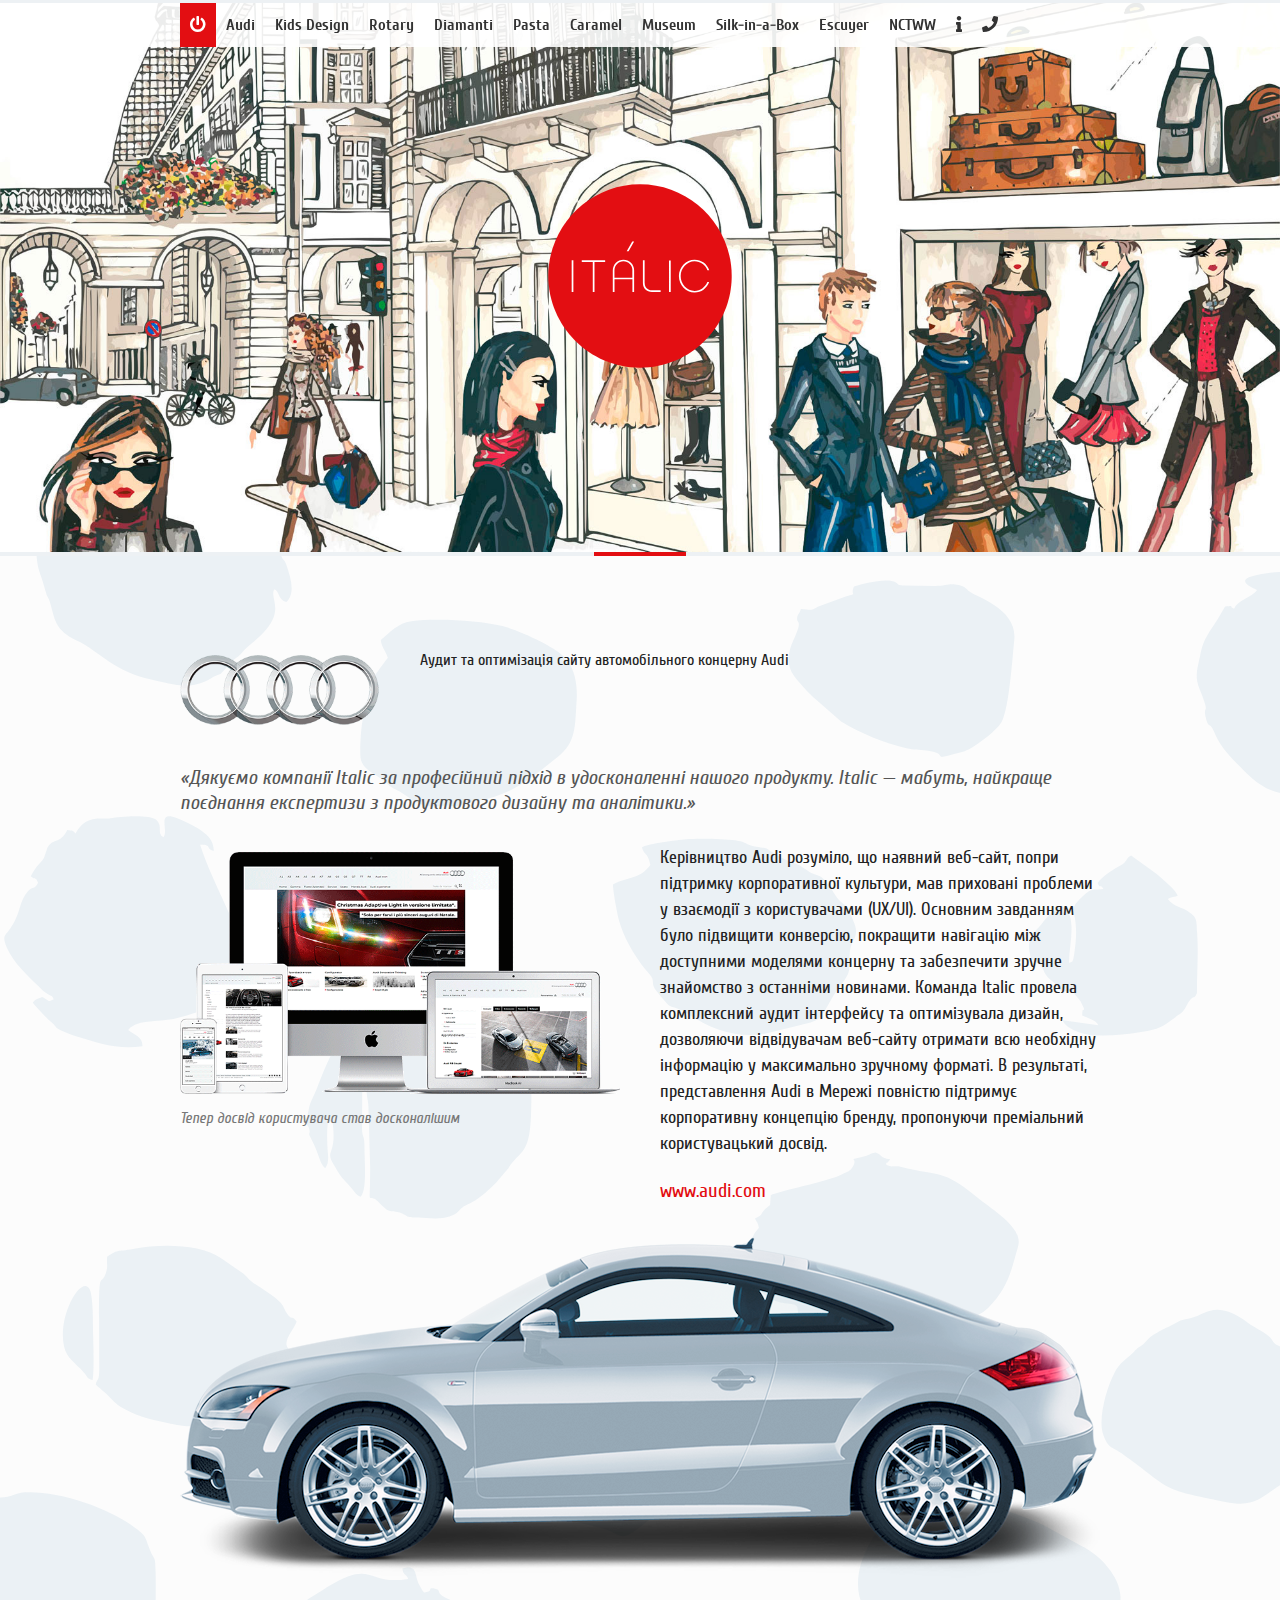
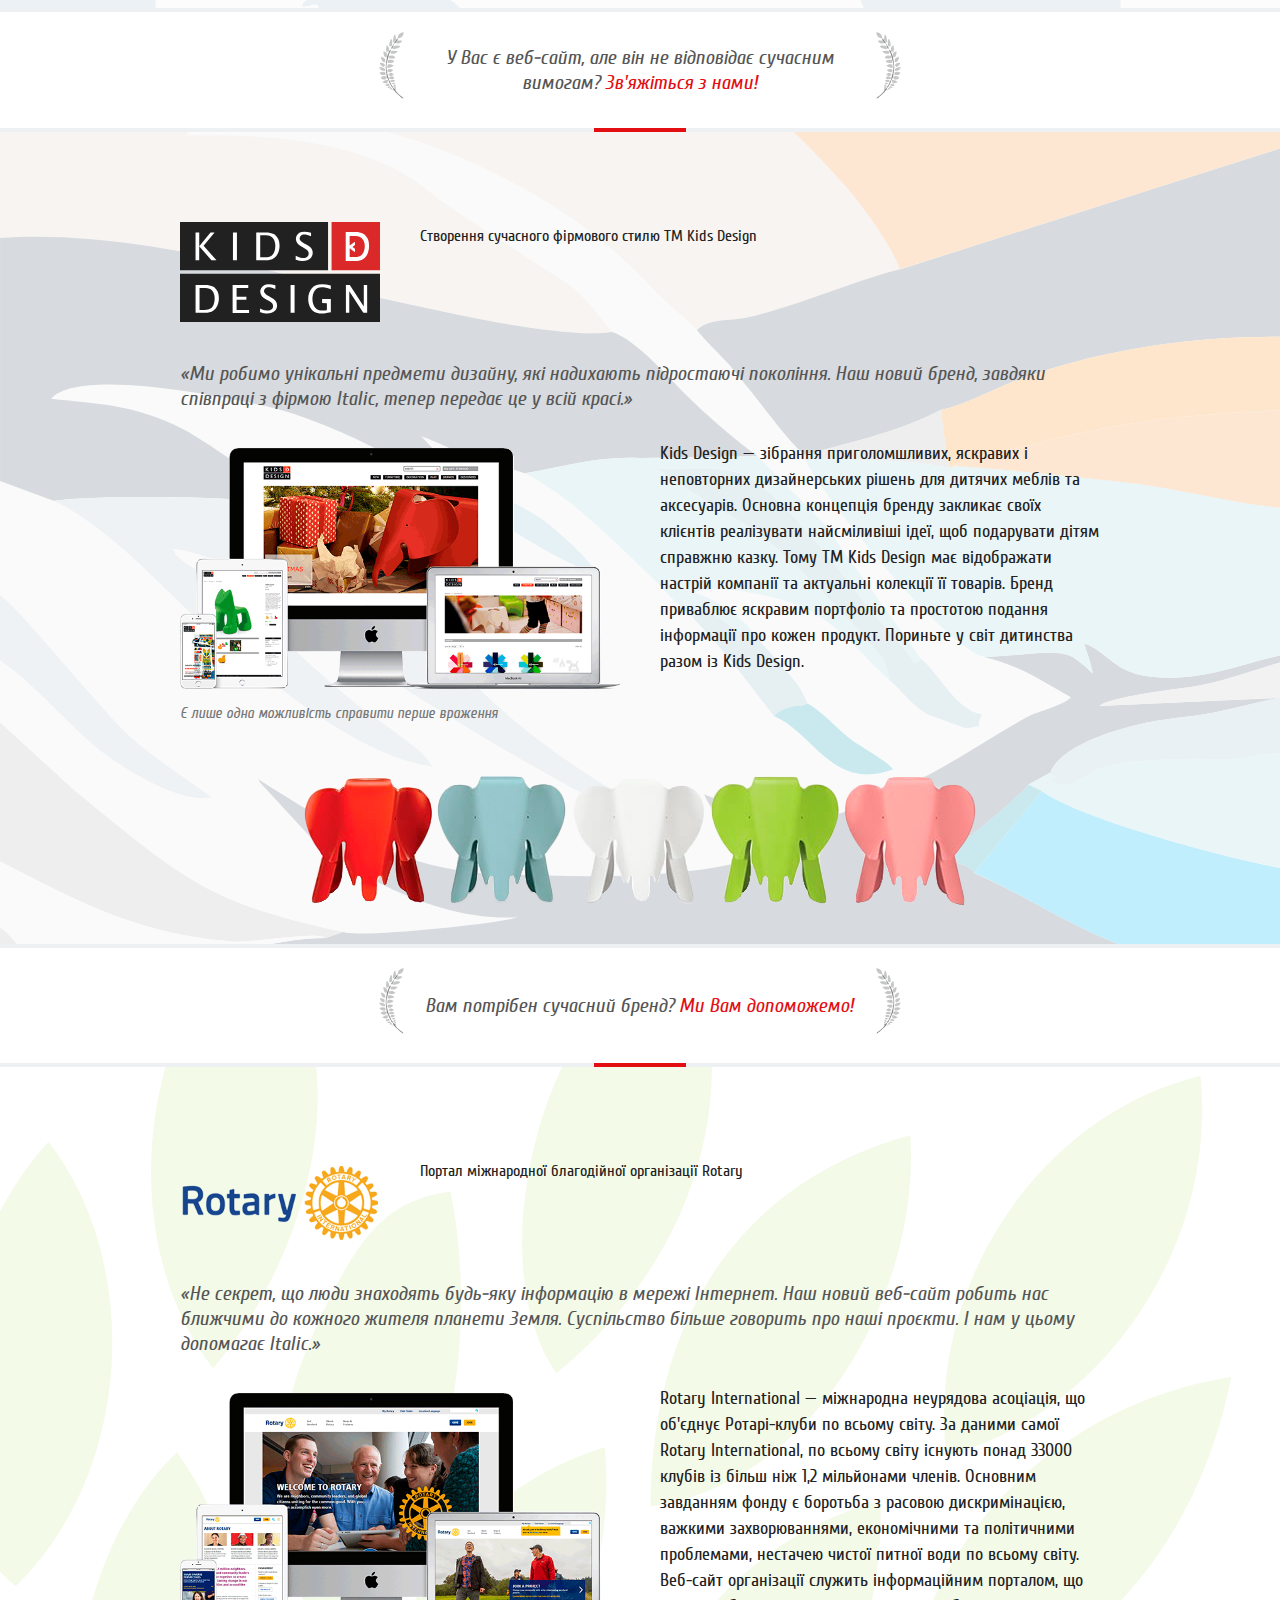
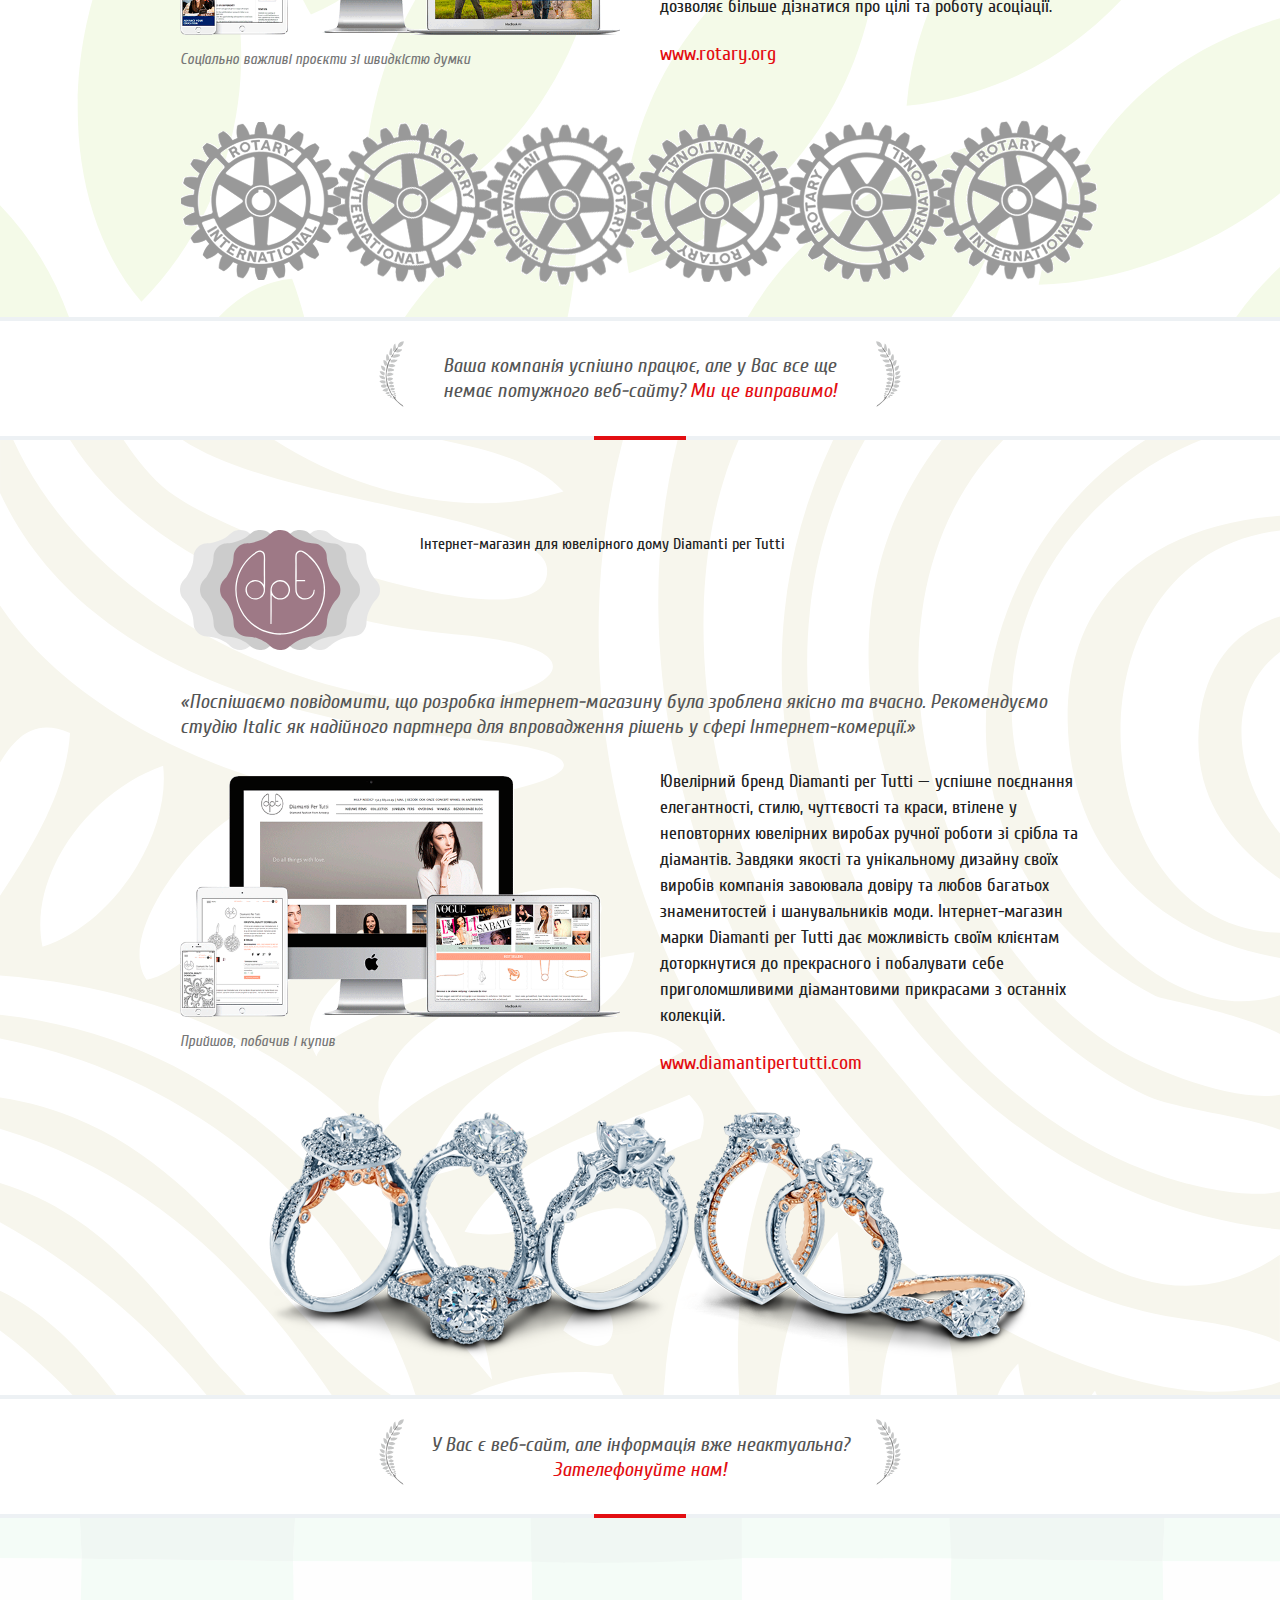
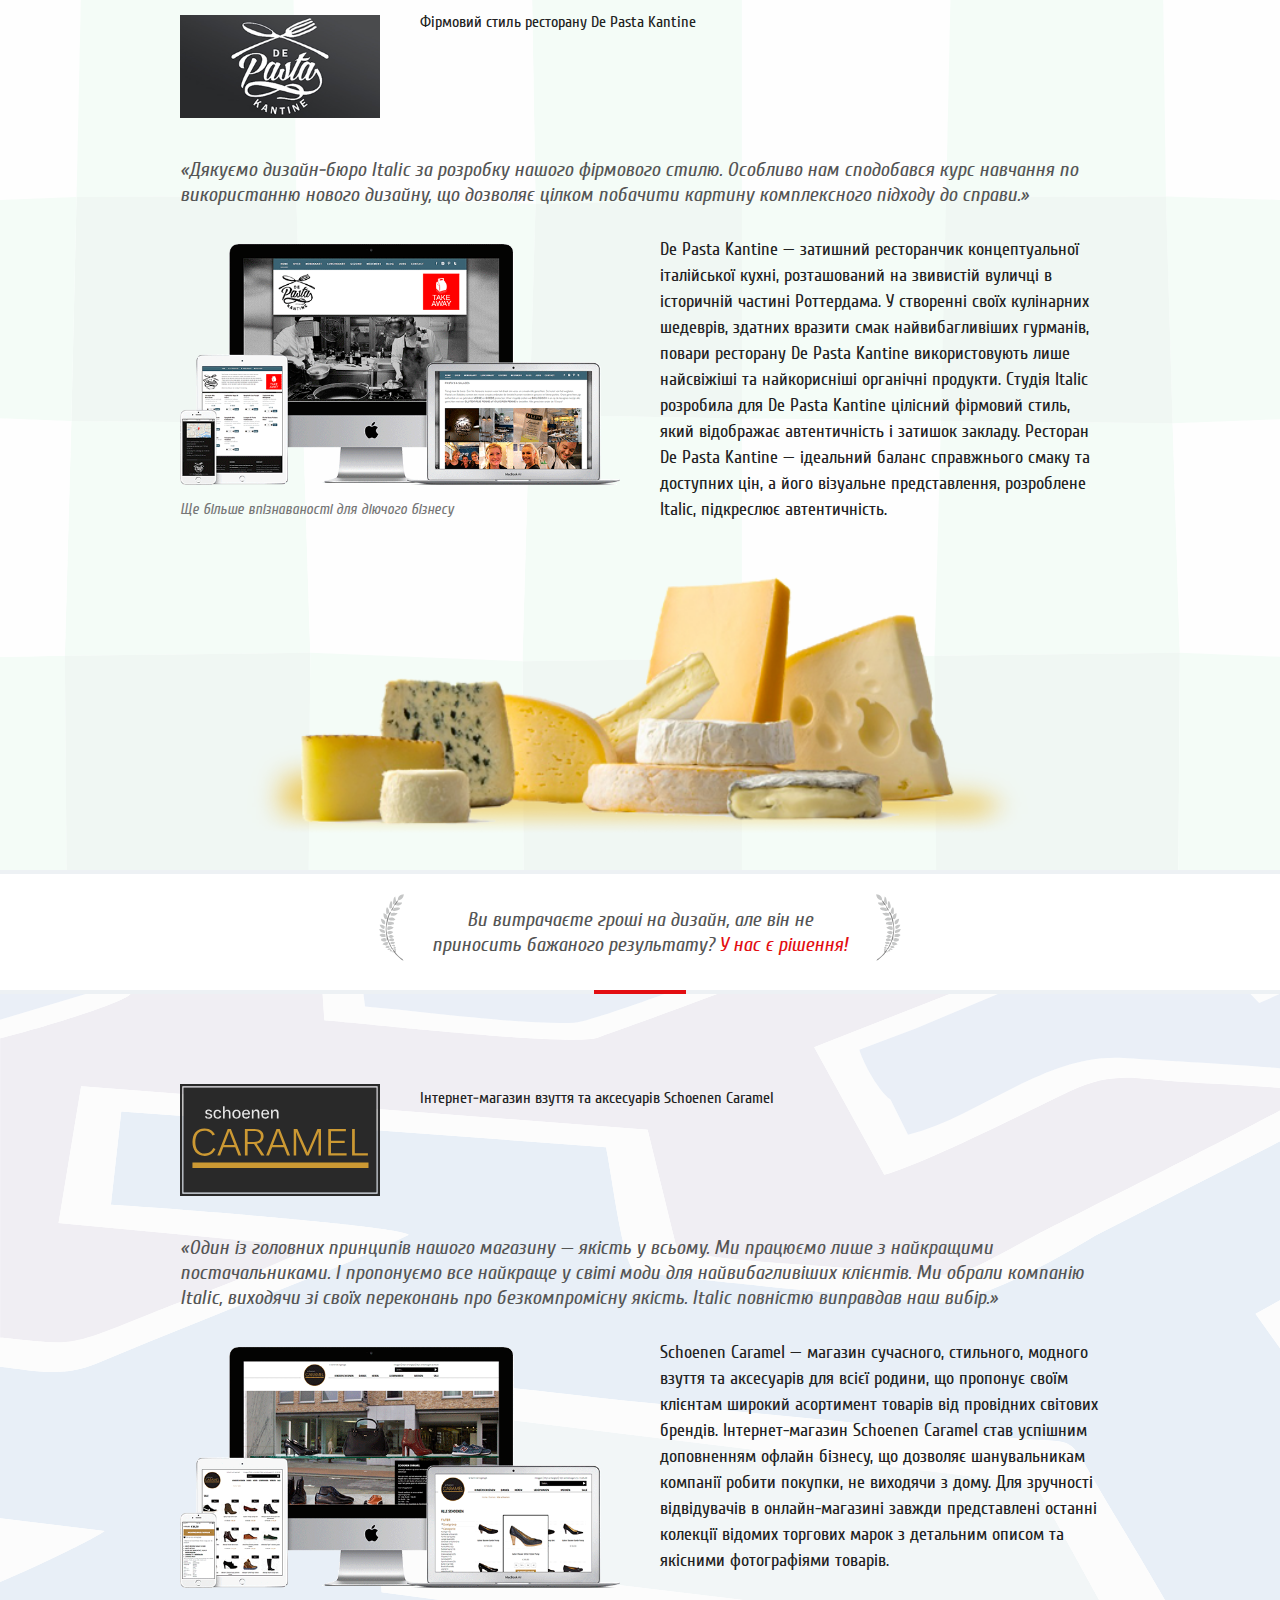
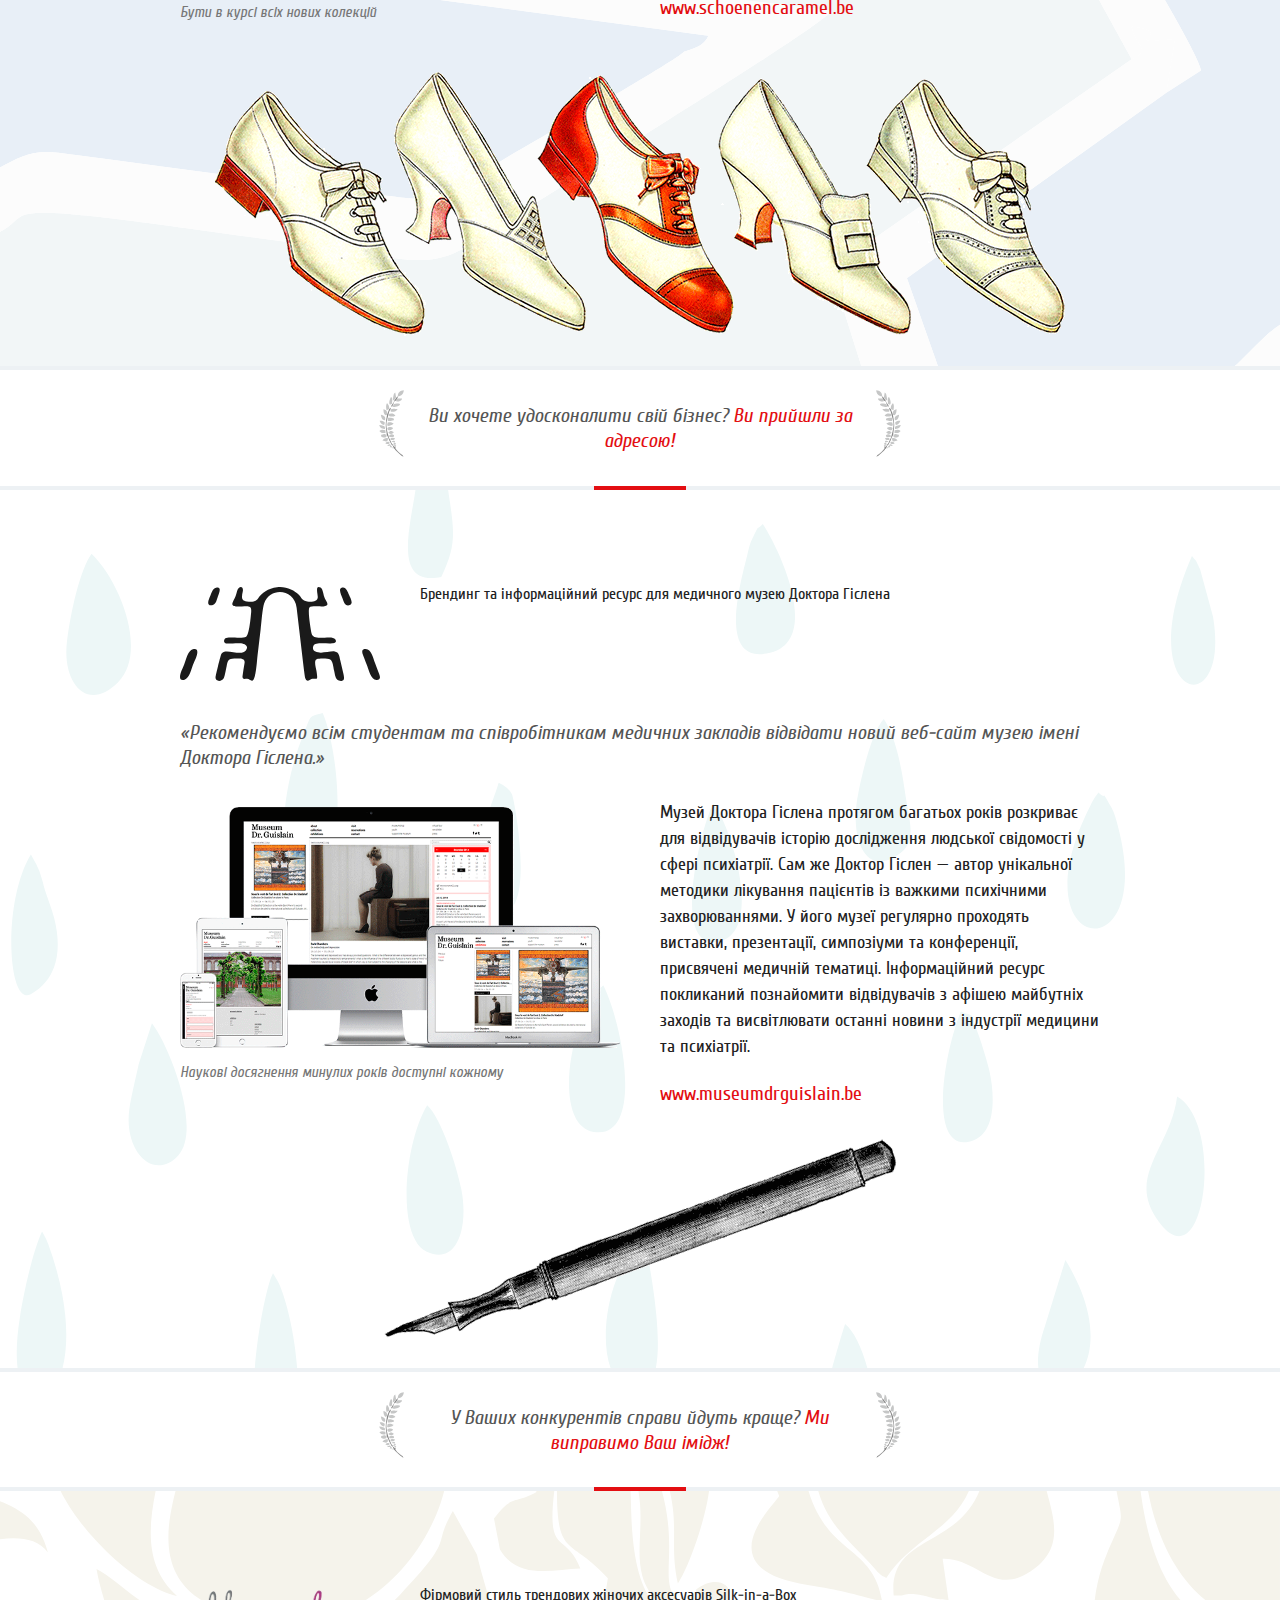
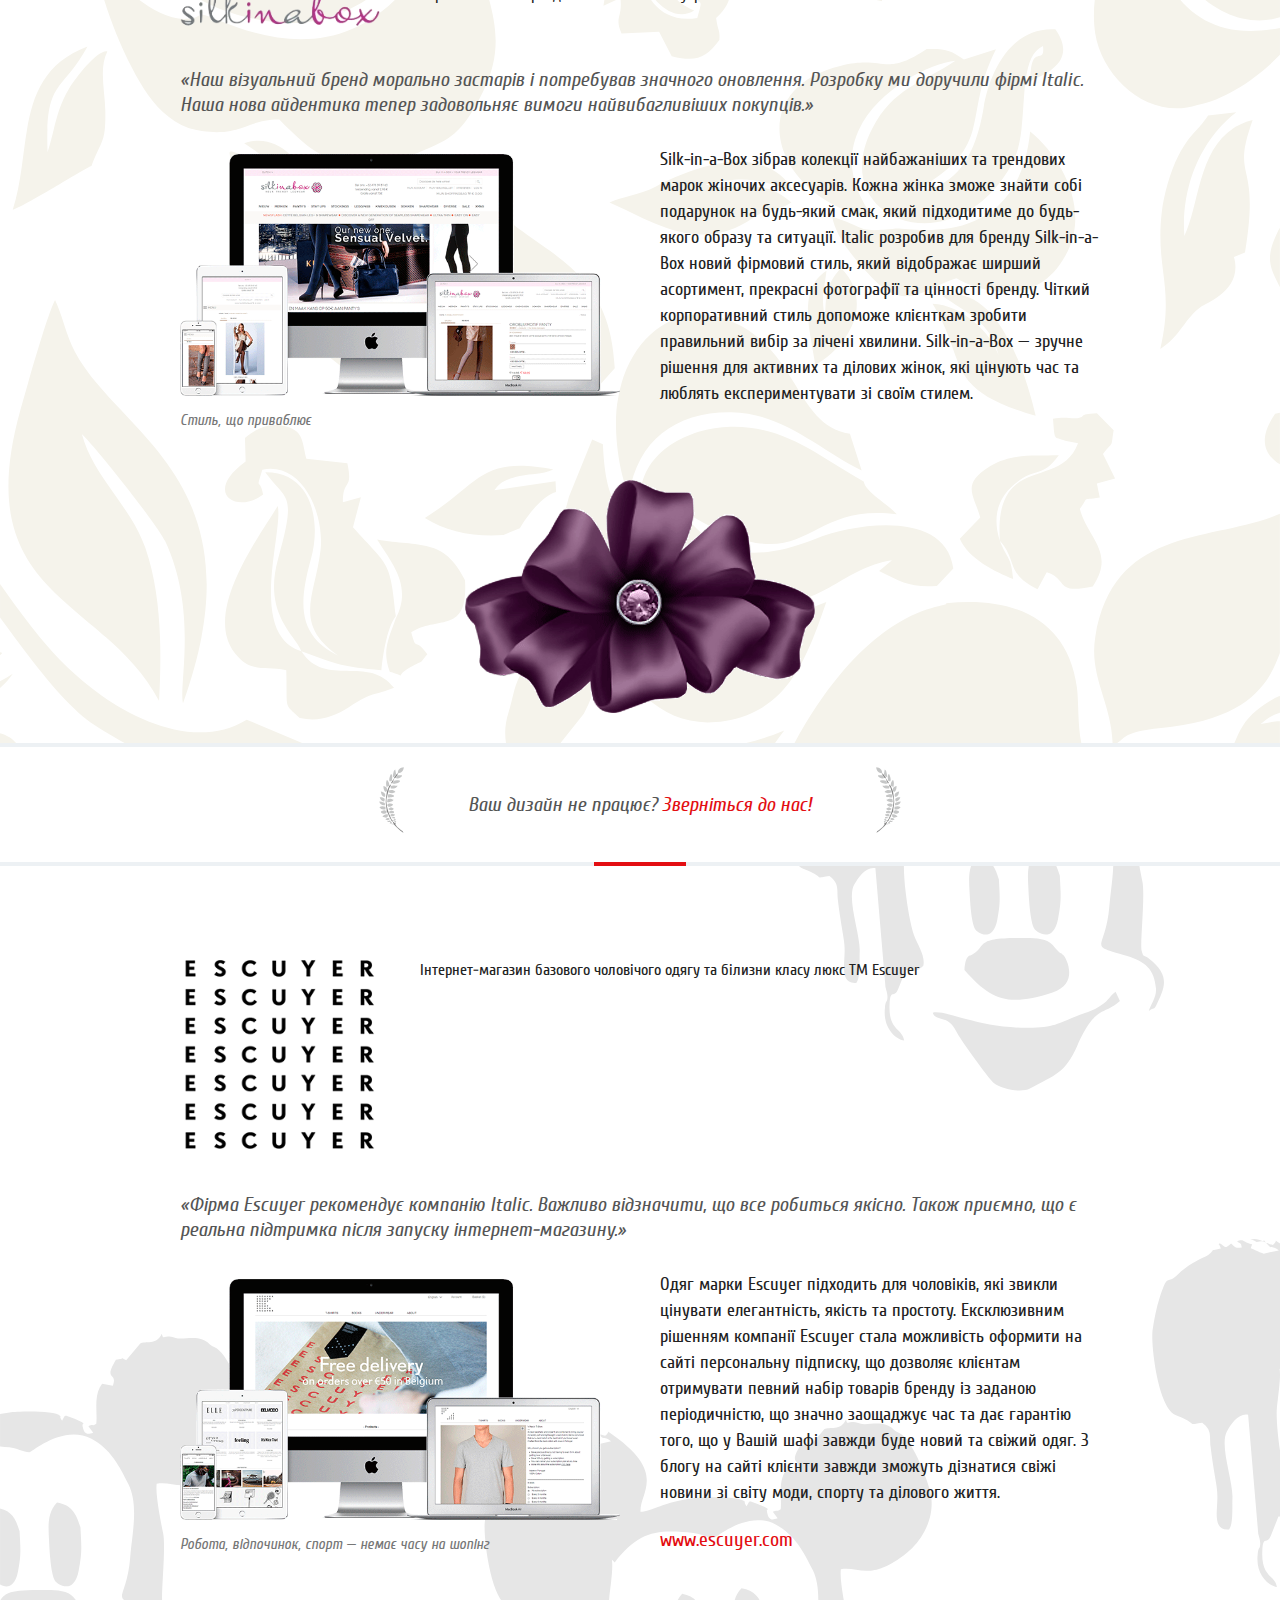
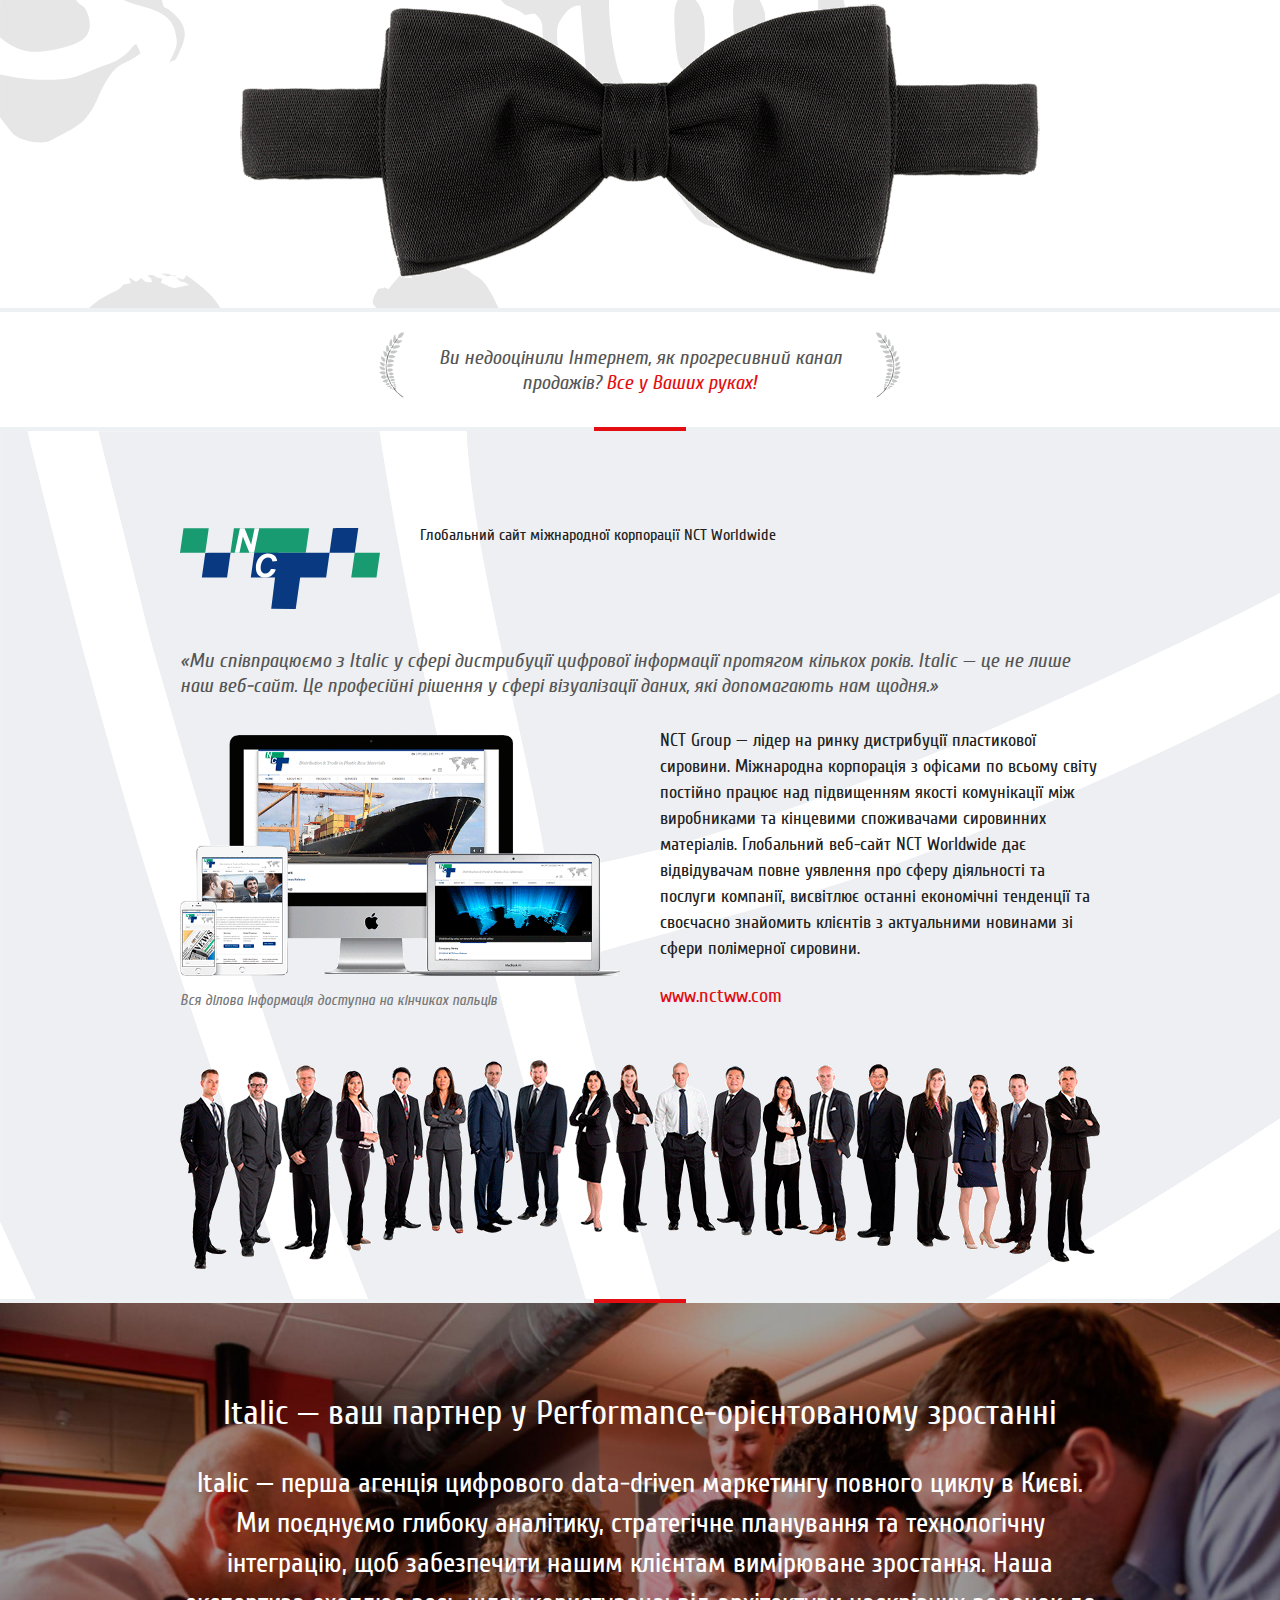
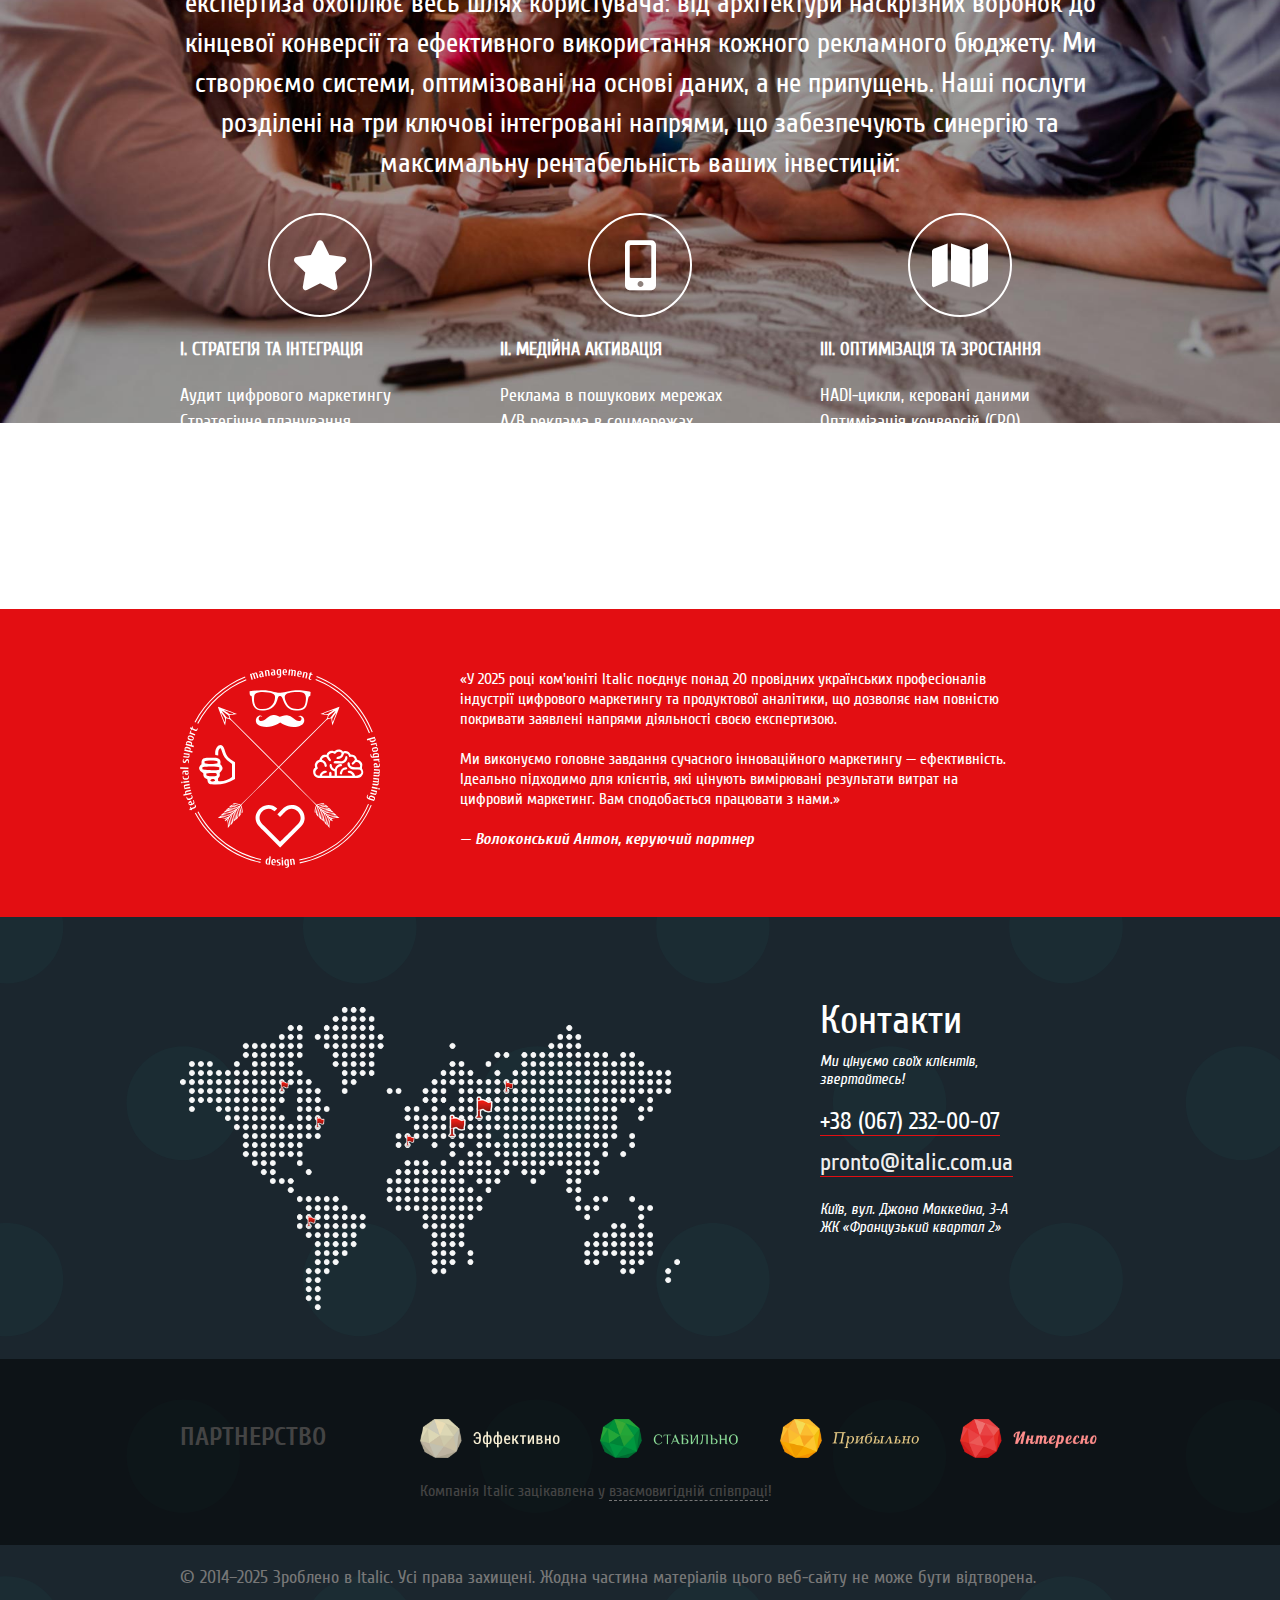
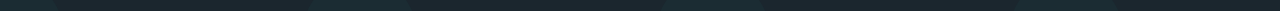
<file: index-marketing.html>
<!DOCTYPE html>
<!--[if lt IE 7 ]><html class="ie ie6" lang="uk"> <![endif]-->
<!--[if IE 7 ]><html class="ie ie7" lang="uk"> <![endif]-->
<!--[if IE 8 ]><html class="ie ie8" lang="uk"> <![endif]-->
<!--[if (gte IE 9)|!(IE)]><!--><html lang="uk-UA" prefix="og: http://ogp.me/ns#"> <!--<![endif]-->
<head>

	<!-- Basic Page Needs
	================================================== -->
	<meta charset="utf-8">

    <title>Italic — Перша агенція data-driven маркетингу у Києві</title>

    <meta name="description" content="Italic — Перша агенція data-driven маркетингу повного циклу у Києві. Спеціалізуємося на глибинній аналітиці та побудові наскрізних воронок. Ідеально підходимо для клієнтів, які цінують вимірювані результати витрат на цифровий маркетинг. Italic — це ефективне стимулювання продажів на основі даних!">

	<meta name="keywords" content="агенція data-driven маркетингу київ, digital маркетинг, performance маркетинг, SEO, SERM, Paid Search, Social Media Marketing, Data Analytics, Email Marketing, CRM Marketing, CRO, Conversion Rate Optimization, RAG AI, ремаркетинг, скрізні воронки, аудит UX/UI, веб-дизайн, Київ">

	<meta property="og:title" content="Italic — Перша агенція data-driven маркетингу у Києві" />
	<meta property="og:description" content="Italic — Перша агенція data-driven маркетингу повного циклу у Києві. Спеціалізуємося на глибинній аналітиці та побудові наскрізних воронок. Ідеально підходимо для клієнтів, які цінують вимірювані результати витрат на цифровий маркетинг. Italic — це ефективне стимулювання продажів на основі даних!" />
	<meta property="og:url" content="https://italic.com.ua/" />
	<meta property="og:locale" content="uk-UA" />
	<meta property="og:image" content="https://italic.com.ua/images/logos/logo.jpg" />
	<meta property="og:type" content="website" />
	<meta property="og:site_name" content="italic.com.ua" />

	<!-- Mobile Specific Metas
	================================================== -->
	<meta name="viewport" content="width=device-width, initial-scale=1, maximum-scale=1">

	<!-- CSS Files
	================================================== -->
	<link rel="stylesheet" type="text/css" href="css/cssreset-min.css">
	<link rel="stylesheet" href="css/alpha_background.css">
	<link rel="stylesheet" href="css/grid.css">
	<link rel="stylesheet" href="css/style.css">
	<link rel="stylesheet" href="css/responsive_custom.css">
	<link rel="stylesheet" href="awesome/font-awesome.min.css">
    <link rel="stylesheet" href="webfonts/all.css">

	<!-- Favicons
	================================================== -->
	<link rel="shortcut icon" href="favicon.ico">

	<!-- Google Web Fonts
	* This template uses 'PT Serif' and 'Cuprum'
	================================================== -->
<!--	<link href='http://www.google.com/fonts#UsePlace:use/Collection:Cuprum:400,400italic,700,700italic' rel='stylesheet' type='text/css'>  -->
<!--	<link href='http://fonts.googleapis.com/css?family=PT+Serif:400,700,400italic,700italic|Open+Sans:400italic,700italic,400,700&subset=latin,cyrillic-ext,cyrillic' rel='stylesheet' type='text/css'>  -->

	<!-- Javascript files
	================================================== -->

	<script src="js/jquery.min.js"></script>
	<script src="js/selectnav.min.js"></script>
	<script src="js/bootstrap-scrollspy.js"></script>
	<script src="js/jquery.custom.js"></script>

</head>
<body data-spy="scroll" data-target="#section-topbar">

	<div id="section-topbar">
			<div class="container">
				<div class="sixteen columns">
						<ul id="nav" class="nav">
							<li class="menu-item"><a href="#section-invite"><i class="fa fa-power-off"></i></a></li>
							<li class="menu-item"><a href="#section-client1">Audi</a></li>
							<li class="menu-item"><a href="#section-client2">Kids Design</a></li>
							<li class="menu-item"><a href="#section-client3">Rotary</a></li>
							<li class="menu-item"><a href="#section-client4">Diamanti</a></li>
							<li class="menu-item"><a href="#section-client5">Pasta</a></li>
							<li class="menu-item"><a href="#section-client6">Caramel</a></li>
							<li class="menu-item"><a href="#section-client7">Museum</a></li>
							<li class="menu-item"><a href="#section-client8">Silk-in-a-Box</a></li>
							<li class="menu-item"><a href="#section-client9">Escuyer</a></li>
							<li class="menu-item"><a href="#section-client10">NCTWW</a></li>
							<li class="menu-item"><a href="#section-info"><i class="fa fa-info"></i></a></li>
							<li class="menu-item"><a href="#section-contact"><i class="fa fa-phone"></i></a></li>
						</ul><!-- // uL#nav -->
					<div class="clear"></div>
				</div><!-- // .sixteen -->
			</div><!-- // .container -->

			<div class="mob_menu">
						<div class="menu_icon">
							<a href="#section-invite"><i class="fa fa-power-off"></i></a>
						</div>
						<div class="menu_icon">
							<a id="next"><i class="fa fa-sort-alpha-asc icon-pulse"></i></a>
						</div>
						<div class="menu_icon">
							<a href="#section-info"><i class="fa fa-info"></i></a>
						</div>
						<div class="menu_icon">
							<a class="withbrd" href="#section-contact"><i class="fa fa-phone"></i></a>
						</div>
			</div>
		<div class="clear"></div>
	</div><!-- // #section-topbar -->


	<!-- Invite

	* Invite section
	================================================== -->
	<div id="section-invite" class="part">
		<div class="container">
			<div class="sixteen columns bigscreen">
				<a href="#section-client1"><img class="logo_mob" src="images/italic_logo_mob_logo.svg" alt="italic_logo"/></a>
			</div><!-- // .sixteen -->
			<div class="clear"></div>
		</div><!-- // .container -->
	</div><!-- // #section-invite -->



	<!-- Divider
	================================================== -->
	<div class="divider">
		<div class="container">
			<div class="sixteen columns">
				<div class="red-box"></div>
			</div>
		</div>
	</div>



	<!-- Client 1 (Audi)
	================================================== -->
	<div id="section-client1" class="client part">
		<div class="container">
			<div class="four columns">
				<img class="client_logo low" src="images/logos/italic_logo02.png" alt="audi logo">
			</div>
			<div class="twelve columns">
                <div class="zagolovka">Аудит та оптимізація сайту автомобільного концерну Audi</div>
			</div><!-- // .twelve -->

			<div class="clear"></div>

			<div class="sixteen columns">
				<p class="headline">&laquo;Дякуємо компанії Italic за професійний підхід в удосконаленні нашого продукту. Italic&nbsp;&mdash; мабуть, найкраще поєднання експертизи з продуктового дизайну та аналітики.&raquo;</p>
			</div><!-- // .sixteen -->

			<div class="clear"></div>

			<div class="eight columns">
				<img src="images/italic_img02.png" alt="client's site">
				<p class="desc">Тепер досвід користувача став досконалішим</p>
			</div>

			<div class="eight columns">
				<p>Керівництво Audi розуміло, що наявний веб-сайт, попри підтримку корпоративної культури, мав приховані проблеми у взаємодії з користувачами (UX/UI). Основним завданням було підвищити конверсію, покращити навігацію між доступними моделями концерну та забезпечити зручне знайомство з останніми новинами. Команда Italic провела комплексний аудит інтерфейсу та оптимізувала дизайн, дозволяючи відвідувачам веб-сайту отримати всю необхідну інформацію у максимально зручному форматі. В результаті, представлення Audi в Мережі повністю підтримує корпоративну концепцію бренду, пропонуючи преміальний користувацький досвід.</p>
				<a class="client_link" href="http://www.audi.com" target="_blank">www.audi.com</a>
			</div>

			<div class="clear"></div>

			<div class="sixteen columns">
				<img class="client_elem" src="images/italic_fin02.png" alt="client_elem">
			</div>

			<div class="clear"></div>
		</div><!-- // .container -->
	</div><!-- // #section-event -->

	<!-- Quote about Italic
	================================================ -->
	<div class="quote">
		<div class="container">
			<div class="sixteen columns">
				<table cellpadding="0" cellspacing="0">
					<tr>
						<td class="pic"><img src="images/bg/italic_el01.svg"></td>
						<td class="text" valign="middle"><p class="headline">У Вас є веб-сайт, але він не відповідає сучасним вимогам? <a class="client_link" href="#section-info"> Зв'яжіться з нами!</a></p></td>
						<td><img src="images/bg/italic_el02.svg"></td>
					</tr>
				</table>
			</div>
		</div>
	</div>


	<!-- Divider
	================================================== -->
	<div class="divider">
		<div class="container">
			<div class="sixteen columns">
				<div class="red-box"></div>
			</div>
		</div>
	</div>


	<!-- Client 2 (Kids Design)
	================================================== -->
	<div id="section-client2" class="client part">
		<div class="container">
				<div class="four columns">
				<img class="client_logo" src="images/logos/italic_logo03.svg" alt="kids logo">
			</div>
			<div class="twelve columns">
                <div class="zagolovka">Створення сучасного фірмового стилю ТМ Kids Design</div>
            </div><!-- // .twelve -->

			<div class="clear"></div>

			<div class="sixteen columns">
				<p class="headline">&laquo;Ми робимо унікальні предмети дизайну, які надихають підростаючі покоління. Наш новий бренд, завдяки співпраці з фірмою Italic, тепер передає це у всій красі.&raquo;</p>
			</div><!-- // .sixteen -->

			<div class="clear"></div>

			<div class="eight columns">
				<img src="images/italic_img03.png" alt="client's site">
				<p class="desc">Є лише одна можливість справити перше враження</p>
			</div>

			<div class="eight columns">
				<p>Kids Design&nbsp;&mdash; зібрання приголомшливих, яскравих і неповторних дизайнерських рішень для дитячих меблів та аксесуарів. Основна концепція бренду закликає своїх клієнтів реалізувати найсміливіші ідеї, щоб подарувати дітям справжню казку. Тому ТМ Kids Design має відображати настрій компанії та актуальні колекції її товарів. Бренд приваблює яскравим портфоліо та простотою подання інформації про кожен продукт. Пориньте у світ дитинства разом із Kids Design.</p>
				
			</div>

			<div class="clear"></div>

			<div class="sixteen columns">
				<img class="client_elem" src="images/italic_fin03.png" alt="client_elem">
			</div>

			<div class="clear"></div>
		</div><!-- // .container -->
	</div><!-- // #section-event -->

	<!-- Quote about Italic
	================================================ -->
	<div class="quote">
		<div class="container">
			<div class="sixteen columns">
				<table cellpadding="0" cellspacing="0">
					<tr>
						<td class="pic"><img src="images/bg/italic_el01.svg"></td>
						<td class="text" valign="middle"><p class="headline">Вам потрібен сучасний бренд?<a class="client_link" href="#section-info"> Ми Вам допоможемо!</a></p></td>
						<td><img src="images/bg/italic_el02.svg"></td>
					</tr>
				</table>
			</div>
		</div>
	</div>


	<!-- Divider
	================================================== -->
	<div class="divider">
		<div class="container">
			<div class="sixteen columns">
				<div class="red-box"></div>
			</div>
		</div>
	</div>


		<!-- Client 3 (Rotari)
	================================================== -->
	<div id="section-client3" class="client part">
		<div class="container">
				<div class="four columns">
				<img class="client_logo low" src="images/logos/italic_logo04.png" alt="rotary logo">
			</div>
			<div class="twelve columns">
                <div class="zagolovka">Портал міжнародної благодійної організації Rotary</div>
            </div><!-- // .twelve -->

			<div class="clear"></div>

			<div class="sixteen columns">
				<p class="headline">&laquo;Не секрет, що люди знаходять будь-яку інформацію в мережі Інтернет. Наш новий веб-сайт робить нас ближчими до кожного жителя планети Земля. Суспільство більше говорить про наші проєкти. І нам у цьому допомагає Italic.&raquo;</p>
			</div><!-- // .sixteen -->

			<div class="clear"></div>

			<div class="eight columns">
				<img src="images/italic_img04.png" alt="client's site">
				<p class="desc">Соціально важливі проєкти зі швидкістю думки</p>
			</div>

			<div class="eight columns">
				<p>Rotary International&nbsp;&mdash; міжнародна неурядова асоціація, що об'єднує Ротарі-клуби по всьому світу. За даними самої Rotary International, по всьому світу існують понад 33000 клубів із більш ніж 1,2 мільйонами членів. Основним завданням фонду є боротьба з расовою дискримінацією, важкими захворюваннями, економічними та політичними проблемами, нестачею чистої питної води по всьому світу. Веб-сайт організації служить інформаційним порталом, що дозволяє більше дізнатися про цілі та роботу асоціації.</p>
				<a class="client_link" href="http://www.rotary.org" target="_blank">www.rotary.org</a>
			</div>

			<div class="clear"></div>

			<div class="sixteen columns">
				<img class="client_elem" src="images/italic_fin04.png" alt="client_elem">
			</div>

			<div class="clear"></div>
		</div><!-- // .container -->
	</div><!-- // #section-event -->

	<!-- Quote about Italic
	================================================ -->
	<div class="quote">
		<div class="container">
			<div class="sixteen columns">
				<table cellpadding="0" cellspacing="0">
					<tr>
						<td class="pic"><img src="images/bg/italic_el01.svg"></td>
						<td class="text" valign="middle"><p class="headline">Ваша компанія успішно працює, але у Вас все ще немає потужного веб-сайту?<a class="client_link" href="#section-info"> Ми це виправимо!</a></p></td>
						<td><img src="images/bg/italic_el02.svg"></td>
					</tr>
				</table>
			</div>
		</div>
	</div>


	<!-- Divider
	================================================== -->
	<div class="divider">
		<div class="container">
			<div class="sixteen columns">
				<div class="red-box"></div>
			</div>
		</div>
	</div>




		<!-- Client 4 (Diamanti)
	================================================== -->
	<div id="section-client4" class="client part">
		<div class="container">
				<div class="four columns">
				<img class="client_logo" src="images/logos/italic_logo05.svg" alt="diamanti logo">
			</div>
			<div class="twelve columns">
                <div class="zagolovka">Інтернет-магазин для ювелірного дому Diamanti per Tutti</div>
			</div><!-- // .twelve -->

			<div class="clear"></div>

			<div class="sixteen columns">
				<p class="headline">&laquo;Поспішаємо повідомити, що розробка інтернет-магазину була зроблена якісно та вчасно. Рекомендуємо студію Italic як надійного партнера для впровадження рішень у сфері Інтернет-комерції.&raquo;</p>
			</div><!-- // .sixteen -->

			<div class="clear"></div>

			<div class="eight columns">
				<img src="images/italic_img05.png" alt="client's site">
				<p class="desc">Прийшов, побачив і купив</p>
			</div>

			<div class="eight columns">
				<p>Ювелірний бренд Diamanti per Tutti&nbsp;&mdash; успішне поєднання елегантності, стилю, чуттєвості та краси, втілене у неповторних ювелірних виробах ручної роботи зі срібла та діамантів. Завдяки якості та унікальному дизайну своїх виробів компанія завоювала довіру та любов багатьох знаменитостей і шанувальників моди. Інтернет-магазин марки Diamanti per Tutti дає можливість своїм клієнтам доторкнутися до прекрасного і побалувати себе приголомшливими діамантовими прикрасами з останніх колекцій.</p>
				<a class="client_link" href="http://www.diamantipertutti.com" target="_blank">www.diamantipertutti.com</a>
			</div>

			<div class="clear"></div>

			<div class="sixteen columns">
				<img class="client_elem" src="images/italic_fin05.png" alt="client_elem">
			</div>

			<div class="clear"></div>
		</div><!-- // .container -->
	</div><!-- // #section-event -->

	<!-- Quote about Italic
	================================================ -->
	<div class="quote">
		<div class="container">
			<div class="sixteen columns">
				<table cellpadding="0" cellspacing="0">
					<tr>
						<td class="pic"><img src="images/bg/italic_el01.svg"></td>
						<td class="text" valign="middle"><p class="headline">У Вас є веб-сайт, але інформація вже неактуальна?<a class="client_link" href="#section-info"> Зателефонуйте нам!</a></p></td>
						<td><img src="images/bg/italic_el02.svg"></td>
					</tr>
				</table>
			</div>
		</div>
	</div>


	<!-- Divider
	================================================== -->
	<div class="divider">
		<div class="container">
			<div class="sixteen columns">
				<div class="red-box"></div>
			</div>
		</div>
	</div>


		<!-- Client 5 (Pasta)
	================================================== -->
	<div id="section-client5" class="client part">
		<div class="container">
				<div class="four columns">
				<img class="client_logo low" src="images/logos/italic_logo06.jpg" alt="pasta logo">
			</div>
			<div class="twelve columns">
                <div class="zagolovka">Фірмовий стиль ресторану De Pasta Kantine</div>
            </div><!-- // .twelve -->

			<div class="clear"></div>

			<div class="sixteen columns">
				<p class="headline">&laquo;Дякуємо дизайн-бюро Italic за розробку нашого фірмового стилю. Особливо нам сподобався курс навчання по використанню нового дизайну, що дозволяє цілком побачити картину комплексного підходу до справи.&raquo;</p>
			</div><!-- // .sixteen -->

			<div class="clear"></div>

			<div class="eight columns">
				<img src="images/italic_img06.png" alt="client's site">
				<p class="desc">Ще більше впізнаваності для діючого бізнесу</p>
			</div>

			<div class="eight columns">
				<p>De Pasta Kantine&nbsp;&mdash; затишний ресторанчик концептуальної італійської кухні, розташований на звивистій вуличці в історичній частині Роттердама. У створенні своїх кулінарних шедеврів, здатних вразити смак найвибагливіших гурманів, повари ресторану De Pasta Kantine використовують лише найсвіжіші та найкорисніші органічні продукти. Студія Italic розробила для De Pasta Kantine цілісний фірмовий стиль, який відображає автентичність і затишок закладу. Ресторан De Pasta Kantine&nbsp;&mdash; ідеальний баланс справжнього смаку та доступних цін, а його візуальне представлення, розроблене Italic, підкреслює автентичність.</p>
			</div>

			<div class="clear"></div>

			<div class="sixteen columns">
				<img class="client_elem" src="images/italic_fin06.png" alt="client_elem" width="840">
			</div>

			<div class="clear"></div>
		</div><!-- // .container -->
	</div><!-- // #section-event -->

	<!-- Quote about Italic
	================================================ -->
	<div class="quote">
		<div class="container">
			<div class="sixteen columns">
				<table cellpadding="0" cellspacing="0">
					<tr>
						<td class="pic"><img src="images/bg/italic_el01.svg"></td>
						<td class="text" valign="middle"><p class="headline">Ви витрачаєте гроші на дизайн, але він не приносить бажаного результату?<a class="client_link" href="#section-info"> У нас є рішення!</a></p></td>
						<td><img src="images/bg/italic_el02.svg"></td>
					</tr>
				</table>
				</div>
			</div>
		</div>
	</div>


	<!-- Divider
	================================================== -->
	<div class="divider">
		<div class="container">
			<div class="sixteen columns">
				<div class="red-box"></div>
			</div>
		</div>
	</div>


			<!-- Client 6 (Caramel)
	================================================== -->
	<div id="section-client6" class="client part">
		<div class="container">
				<div class="four columns">
				<img class="client_logo" src="images/logos/italic_logo07.svg" alt="caramel logo">
			</div>
			<div class="twelve columns">
                <div class="zagolovka">Інтернет-магазин взуття та аксесуарів Schoenen Caramel</div>
			</div><!-- // .twelve -->

			<div class="clear"></div>

			<div class="sixteen columns">
				<p class="headline">&laquo;Один із головних принципів нашого магазину&nbsp;&mdash; якість у всьому. Ми працюємо лише з найкращими постачальниками. І пропонуємо все найкраще у світі моди для найвибагливіших клієнтів. Ми обрали компанію Italic, виходячи зі своїх переконань про безкомпромісну якість. Italic повністю виправдав наш вибір.&raquo;</p>
			</div><!-- // .sixteen -->

			<div class="clear"></div>

			<div class="eight columns">
				<img src="images/italic_img07.png" alt="client's site">
				<p class="desc">Бути в курсі всіх нових колекцій</p>
			</div>

			<div class="eight columns">
				<p>Schoenen Caramel&nbsp;&mdash; магазин сучасного, стильного, модного взуття та аксесуарів для всієї родини, що пропонує своїм клієнтам широкий асортимент товарів від провідних світових брендів. Інтернет-магазин Schoenen Caramel став успішним доповненням офлайн бізнесу, що дозволяє шанувальникам компанії робити покупки, не виходячи з дому. Для зручності відвідувачів в онлайн-магазині завжди представлені останні колекції відомих торгових марок з детальним описом та якісними фотографіями товарів.</p>
				<a class="client_link" href="http://www.schoenencaramel.be" target="_blank">www.schoenencaramel.be</a>
			</div>

			<div class="clear"></div>

			<div class="sixteen columns">
				<img class="client_elem" src="images/italic_fin07.png" alt="client_elem">
			</div>

			<div class="clear"></div>
		</div><!-- // .container -->
	</div><!-- // #section-event -->

	<!-- Quote about Italic
	================================================ -->
	<div class="quote">
		<div class="container">
			<div class="sixteen columns">
				<table cellpadding="0" cellspacing="0">
					<tr>
						<td class="pic"><img src="images/bg/italic_el01.svg"></td>
						<td class="text" valign="middle"><p class="headline">Ви хочете удосконалити свій бізнес?<a class="client_link" href="#section-info"> Ви прийшли за адресою!</a></p></td>
						<td><img src="images/bg/italic_el02.svg"></td>
					</tr>
				</table>
			</div>
		</div>
	</div>


	<!-- Divider
	================================================== -->
	<div class="divider">
		<div class="container">
			<div class="sixteen columns">
				<div class="red-box"></div>
			</div>
		</div>
	</div>



		<!-- Client 7 (Museum)
	================================================== -->
	<div id="section-client7" class="client part">
		<div class="container">
				<div class="four columns">
				<img class="client_logo low" src="images/logos/italic_logo08.svg" alt="museum logo">
			</div>
			<div class="twelve columns">
                <div class="zagolovka">Брендинг та інформаційний ресурс для медичного музею Доктора Гіслена</div>
			</div><!-- // .twelve -->

			<div class="clear"></div>

			<div class="sixteen columns">
				<p class="headline">&laquo;Рекомендуємо всім студентам та співробітникам медичних закладів відвідати новий веб-сайт музею імені Доктора Гіслена.&raquo;</p>
			</div><!-- // .sixteen -->

			<div class="clear"></div>

			<div class="eight columns">
				<img src="images/italic_img08.png" alt="client's site">
				<p class="desc">Наукові досягнення минулих років доступні кожному</p>
			</div>

			<div class="eight columns">
				<p>Музей Доктора Гіслена протягом багатьох років розкриває для відвідувачів історію дослідження людської свідомості у сфері психіатрії. Сам же Доктор Гіслен&nbsp;&mdash; автор унікальної методики лікування пацієнтів із важкими психічними захворюваннями. У його музеї регулярно проходять виставки, презентації, симпозіуми та конференції, присвячені медичній тематиці. Інформаційний ресурс покликаний познайомити відвідувачів з афішею майбутніх заходів та висвітлювати останні новини з індустрії медицини та психіатрії.</p>
				<a class="client_link" href="http://www.museumdrguislain.be" target="_blank">www.museumdrguislain.be</a>
			</div>

			<div class="clear"></div>

			<div class="sixteen columns">
				<img class="client_elem" src="images/italic_fin08.png" alt="client_elem">
			</div>

			<div class="clear"></div>
		</div><!-- // .container -->
	</div><!-- // #section-event -->

	<!-- Quote about Italic
	================================================ -->
	<div class="quote">
		<div class="container">
			<div class="sixteen columns">
				<table cellpadding="0" cellspacing="0">
					<tr>
						<td class="pic"><img src="images/bg/italic_el01.svg"></td>
						<td class="text" valign="middle"><p class="headline">У Ваших конкурентів справи йдуть краще?<a class="client_link" href="#section-info"> Ми виправимо Ваш імідж!</a></p></td>
						<td><img src="images/bg/italic_el02.svg"></td>
					</tr>
				</table>
			</div>
		</div>
	</div>


	<!-- Divider
	================================================== -->
	<div class="divider">
		<div class="container">
			<div class="sixteen columns">
				<div class="red-box"></div>
			</div>
		</div>
	</div>


		<!-- Client 8 (Silk in a Box)
	================================================== -->
	<div id="section-client8" class="client part">
		<div class="container">
				<div class="four columns">
				<img class="client_logo low" src="images/logos/italic_logo09.png" alt="silk logo">
			</div>
			<div class="twelve columns">
                <div class="zagolovka">Фірмовий стиль трендових жіночих аксесуарів Silk-in-a-Box</div>
			</div><!-- // .twelve -->

			<div class="clear"></div>

			<div class="sixteen columns">
				<p class="headline">&laquo;Наш візуальний бренд морально застарів і потребував значного оновлення. Розробку ми доручили фірмі Italic. Наша нова айдентика тепер задовольняє вимоги найвибагливіших покупців.&raquo;</p>
			</div><!-- // .sixteen -->

			<div class="clear"></div>

			<div class="eight columns">
				<img src="images/italic_img09.png" alt="client's site">
				<p class="desc">Стиль, що приваблює</p>
			</div>

			<div class="eight columns">
				<p>Silk-in-a-Box зібрав колекції найбажаніших та трендових марок жіночих аксесуарів. Кожна жінка зможе знайти собі подарунок на будь-який смак, який підходитиме до будь-якого образу та ситуації. Italic розробив для бренду Silk-in-a-Box новий фірмовий стиль, який відображає ширший асортимент, прекрасні фотографії та цінності бренду. Чіткий корпоративний стиль допоможе клієнткам зробити правильний вибір за лічені хвилини. Silk-in-a-Box&nbsp;&mdash; зручне рішення для активних та ділових жінок, які цінують час та люблять експериментувати зі своїм стилем.</p>
			</div>

			<div class="clear"></div>

			<div class="sixteen columns">
				<img class="client_elem" src="images/italic_fin09.png" alt="client_elem">
			</div>

			<div class="clear"></div>
		</div><!-- // .container -->
	</div><!-- // #section-event -->

	<!-- Quote about Italic
	================================================ -->
	<div class="quote">
		<div class="container">
			<div class="sixteen columns">
				<table cellpadding="0" cellspacing="0">
					<tr>
						<td class="pic"><img src="images/bg/italic_el01.svg"></td>
						<td class="text" valign="middle"><p class="headline">Ваш дизайн не працює? <a class="client_link" href="#section-info"> Зверніться до нас!</a></p></td>
						<td><img src="images/bg/italic_el02.svg"></td>
					</tr>
				</table>
			</div>
		</div>
	</div>


	<!-- Divider
	================================================== -->
	<div class="divider">
		<div class="container">
			<div class="sixteen columns">
				<div class="red-box"></div>
			</div>
		</div>
	</div>


		<!-- Client 9 (Escuyer)
	================================================== -->
	<div id="section-client9" class="client part">
		<div class="container">
				<div class="four columns">
				<img class="client_logo" src="images/logos/italic_logo10.gif" alt="escuyer logo">
			</div>
			<div class="twelve columns">
                <div class="zagolovka">Інтернет-магазин базового чоловічого одягу та білизни класу люкс TM Escuyer</div>
			</div><!-- // .twelve -->

			<div class="clear"></div>

			<div class="sixteen columns">
				<p class="headline">&laquo;Фірма Escuyer рекомендує компанію Italic. Важливо відзначити, що все робиться якісно. Також приємно, що є реальна підтримка після запуску інтернет-магазину.&raquo;</p>
			</div><!-- // .sixteen -->

			<div class="clear"></div>

			<div class="eight columns">
				<img src="images/italic_img10.png" alt="client's site">
				<p class="desc">Робота, відпочинок, спорт&nbsp;&mdash; немає часу на шопінг</p>
			</div>

			<div class="eight columns">
				<p>Одяг марки Escuyer підходить для чоловіків, які звикли цінувати елегантність, якість та простоту. Ексклюзивним рішенням компанії Escuyer стала можливість оформити на сайті персональну підписку, що дозволяє клієнтам отримувати певний набір товарів бренду із заданою періодичністю, що значно заощаджує час та дає гарантію того, що у Вашій шафі завжди буде новий та свіжий одяг. З блогу на сайті клієнти завжди зможуть дізнатися свіжі новини зі світу моди, спорту та ділового життя.</p>
				<a class="client_link" href="http://www.escuyer.com" target="_blank">www.escuyer.com</a>
			</div>

			<div class="clear"></div>

			<div class="sixteen columns">
				<img class="client_elem" src="images/italic_fin10.png" alt="client_elem">
			</div>

			<div class="clear"></div>
		</div><!-- // .container -->
	</div><!-- // #section-event -->

	<!-- Quote about Italic
	================================================ -->
	<div class="quote">
		<div class="container">
			<div class="sixteen columns">
				<table cellpadding="0" cellspacing="0">
					<tr>
						<td class="pic"><img src="images/bg/italic_el01.svg"></td>
						<td class="text" valign="middle"><p class="headline">Ви недооцінили Інтернет, як прогресивний канал продажів? <a class="client_link" href="#section-info"> Все у Ваших руках!</a></p></td>
						<td><img src="images/bg/italic_el02.svg"></td>
					</tr>
				</table>
			</div>
		</div>
	</div>


	<!-- Divider
	================================================== -->
	<div class="divider">
		<div class="container">
			<div class="sixteen columns">
				<div class="red-box"></div>
			</div>
		</div>
	</div>


		<!-- Client 10 (NCTWW)
	================================================== -->
	<div id="section-client10" class="client part">
		<div class="container">
				<div class="four columns">
				<img class="client_logo low" src="images/logos/italic_logo11.svg" alt="nctww logo">
			</div>
			<div class="twelve columns">
                <div class="zagolovka">Глобальний сайт міжнародної корпорації NCT Worldwide</div>
			</div><!-- // .twelve -->

			<div class="clear"></div>

			<div class="sixteen columns">
				<p class="headline">&laquo;Ми співпрацюємо з Italic у сфері дистрибуції цифрової інформації протягом кількох років. Italic&nbsp;&mdash; це не лише наш веб-сайт. Це професійні рішення у сфері візуалізації даних, які допомагають нам щодня.&raquo;</p>
			</div><!-- // .sixteen -->

			<div class="clear"></div>

			<div class="eight columns">
				<img src="images/italic_img11.png" alt="client's site">
				<p class="desc">Вся ділова інформація доступна на кінчиках пальців</p>
			</div>

			<div class="eight columns">
				<p>NCT Group&nbsp;&mdash; лідер на ринку дистрибуції пластикової сировини. Міжнародна корпорація з офісами по всьому світу постійно працює над підвищенням якості комунікації між виробниками та кінцевими споживачами сировинних матеріалів. Глобальний веб-сайт NCT Worldwide дає відвідувачам повне уявлення про сферу діяльності та послуги компанії, висвітлює останні економічні тенденції та своєчасно знайомить клієнтів з актуальними новинами зі сфери полімерної сировини.</p>
				<a class="client_link" href="http://www.nctww.com" target="_blank">www.nctww.com</a>
			</div>
			<div class="clear"></div>

			<div class="sixteen columns">
				<img class="client_elem" src="images/italic_fin11.png" alt="client_elem">
			</div>

			<div class="clear"></div>
		</div><!-- // .container -->
	</div><!-- // #section-event -->


	<!-- Divider
	================================================== -->
	<div class="divider">
		<div class="container">
			<div class="sixteen columns">
				<div class="red-box"></div>
			</div>
		</div>
	</div>


	<!-- Info
	================================================== -->
	<div id="section-info">
		<div class="container">
			<div class="sixteen columns">
				<p class="about">Italic — ваш партнер у Performance-орієнтованому зростанні</p>
				<p class="about2">Italic — перша агенція цифрового data-driven маркетингу повного циклу в Києві. Ми поєднуємо глибоку аналітику, стратегічне планування та технологічну інтеграцію, щоб забезпечити нашим клієнтам вимірюване зростання. Наша експертиза охоплює весь шлях користувача: від архітектури наскрізних воронок до кінцевої конверсії та ефективного використання кожного рекламного бюджету. Ми створюємо системи, оптимізовані на основі даних, а не припущень. Наші послуги розділені на три ключові інтегровані напрями, що забезпечують синергію та максимальну рентабельність ваших інвестицій:</p>
			</div>
			<div class="five columns">
				<div class="brd"><i class="fa fa-star"></i></div>
                <p><strong>I. СТРАТЕГІЯ ТА ІНТЕГРАЦІЯ</strong></p>
                <p>Аудит цифрового маркетингу<BR>
                Стратегічне планування<BR>
                Архітектура наскрізних воронок<BR>
                Підключення аналітики та SaaS<BR>
                Інтеграція інструментів RAG AI<BR>
                Налаштування Programmatic AI</p>
			</div>
			<div class="five columns">
				<div class="brd"><i class="fa fa-mobile-alt"></i></div>
                <p><strong>II. МЕДІЙНА АКТИВАЦІЯ</strong></p>
                <p>Реклама в пошукових мережах<BR>
                    A/B реклама в соцмережах<BR>
                    Управління соціальними медіа<BR>
                    Email та CRM-маркетинг<BR>
                    Viber та SMS-маркетинг<BR>
                    Кампанії ремаркетингу</p>
			</div>
			<div class="five columns">
				<div class="brd"><i class="fa fa-map"></i></div>
                <p><strong>III. ОПТИМІЗАЦІЯ ТА ЗРОСТАННЯ</strong></p>
                <p>HADI-цикли, керовані даними<BR>
					Оптимізація конверсій (CRO)<BR>
					Покращення UX/UI досвіду<BR>
					SEO та SERM-оптимізація<BR>
                    Аудит рекламних стратегій<BR>
                    Глибинна аналітика та звітність</p>
			</div>
			<div class="sixteen columns">
				<p class="headline"></p>
			</div>

		<div class="clear"></div>
		</div><!-- // .container -->
	</div><!-- // #section-info -->



	<!-- Info2
	================================================== -->
	<div id="section-info2">
		<div class="container">
			<div class="four columns">
				<img src="images/italic_el03.svg">
			</div><!-- // .ten -->
			<div class="ten offset-by-one columns">
				<p class="info">&laquo;У 2025 році ком'юніті Italic поєднує понад 20 провідних українських професіоналів індустрії цифрового маркетингу та продуктової аналітики, що дозволяє нам повністю покривати заявлені напрями діяльності своєю експертизою.</p>
                <p class="info">Ми виконуємо головне завдання сучасного інноваційного маркетингу&nbsp;&mdash; ефективність. Ідеально підходимо для клієнтів, які цінують вимірювані результати витрат на цифровий маркетинг. Вам сподобається працювати з нами.&raquo;</p>
				<p class="info" ><span>— Волоконський Антон, керуючий партнер</span></p>
			</div><!-- // .ten -->
			<div class="clear"></div>
		</div><!-- // .container -->
	</div><!-- // #section-info2 -->



	<!-- Contact
	================================================== -->
	<div id="section-contact">
		<div class="container">
			<div class="nine columns">
				<img src="images/italic_el07.png" alt="world map"/>
			</div>

			<div class="five offset-by-two columns">
					<p class="connect">Контакти</p>
					<p class="desc">Ми цінуємо своїх клієнтів,<br> звертайтесь!</p>
					<p class="continfo"><a href="tel:+380672320007" class="contmail" title="Phone">+38 (067) 232-00-07</a></p>

					<p class="continfo"><a href="mailto:pronto@italic.com.ua" class="contmail" title="Email">pronto@italic.com.ua</a></p>
					<p class="desc" style="margin-top:25px;">Київ, вул. Джона Маккейна, 3-А<br> ЖК &laquo;Французький квартал 2&raquo;</p>
			</div><!-- // .six -->

			 <div class="clear"></div>
		</div><!-- // .container -->

		<div id="section-sponsors">
			<div class="container">
				<div class="four columns">
					<h2>Партнерство</h2>
				</div><!-- // .four -->

				<div class="three columns">
					<img src="images/sponsor_01.png" alt="" />
				</div><!-- // .three -->

				<div class="three columns">
					<img src="images/sponsor_02.png" alt="" />
				</div><!-- // .three -->

				<div class="three columns">
					<img src="images/sponsor_03.png" alt="" />
				</div><!-- // .three -->

				<div class="three columns">
					<img src="images/sponsor_04.png" alt="" />
				</div><!-- // .three -->

				<div class="clear"></div>

				<div class="twelve offset-by-four columns">
                    Компанія Italic зацікавлена у <a class="partner" href="mailto:pronto@italic.com.ua?subject=Partnership" title="">взаємовигідній співпраці</a>!
				</div>
				<div class="clear"></div>
			</div><!-- // .container -->
		</div><!-- // #section-sponsors -->

		<div id="section-footer">
			<div class="container">
					<div class="sixteen columns">
						<p id="copytext">&copy; 2014&ndash;2025 Зроблено в Italic. Усі права захищені. Жодна частина матеріалів цього веб-сайту не може бути відтворена.</p>
					</div><!-- // .eight -->
					<div class="clear"></div>
				</div><!-- // .container -->
		</div> <!-- // #section-footer -->
	</div><!-- // #section-contact -->







<!-- End Document
================================================== -->
</body>
</html>
</file>
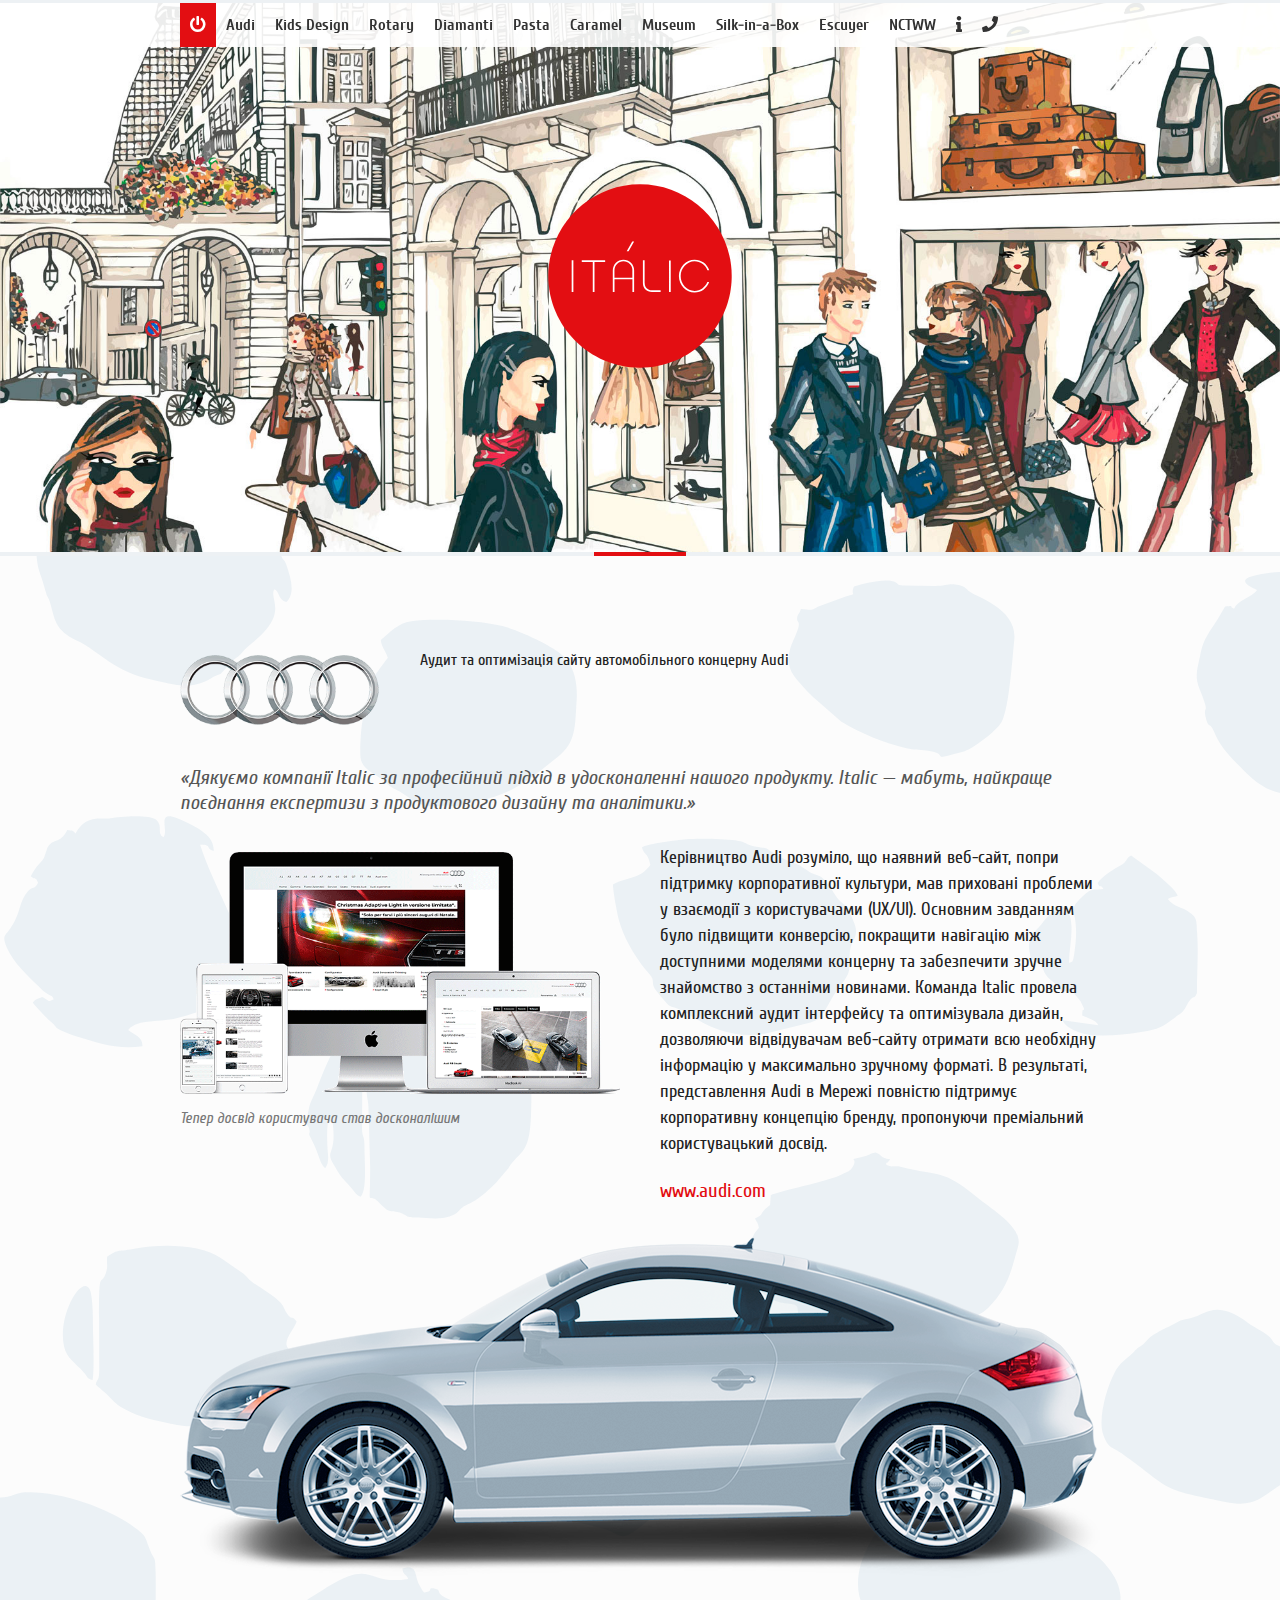
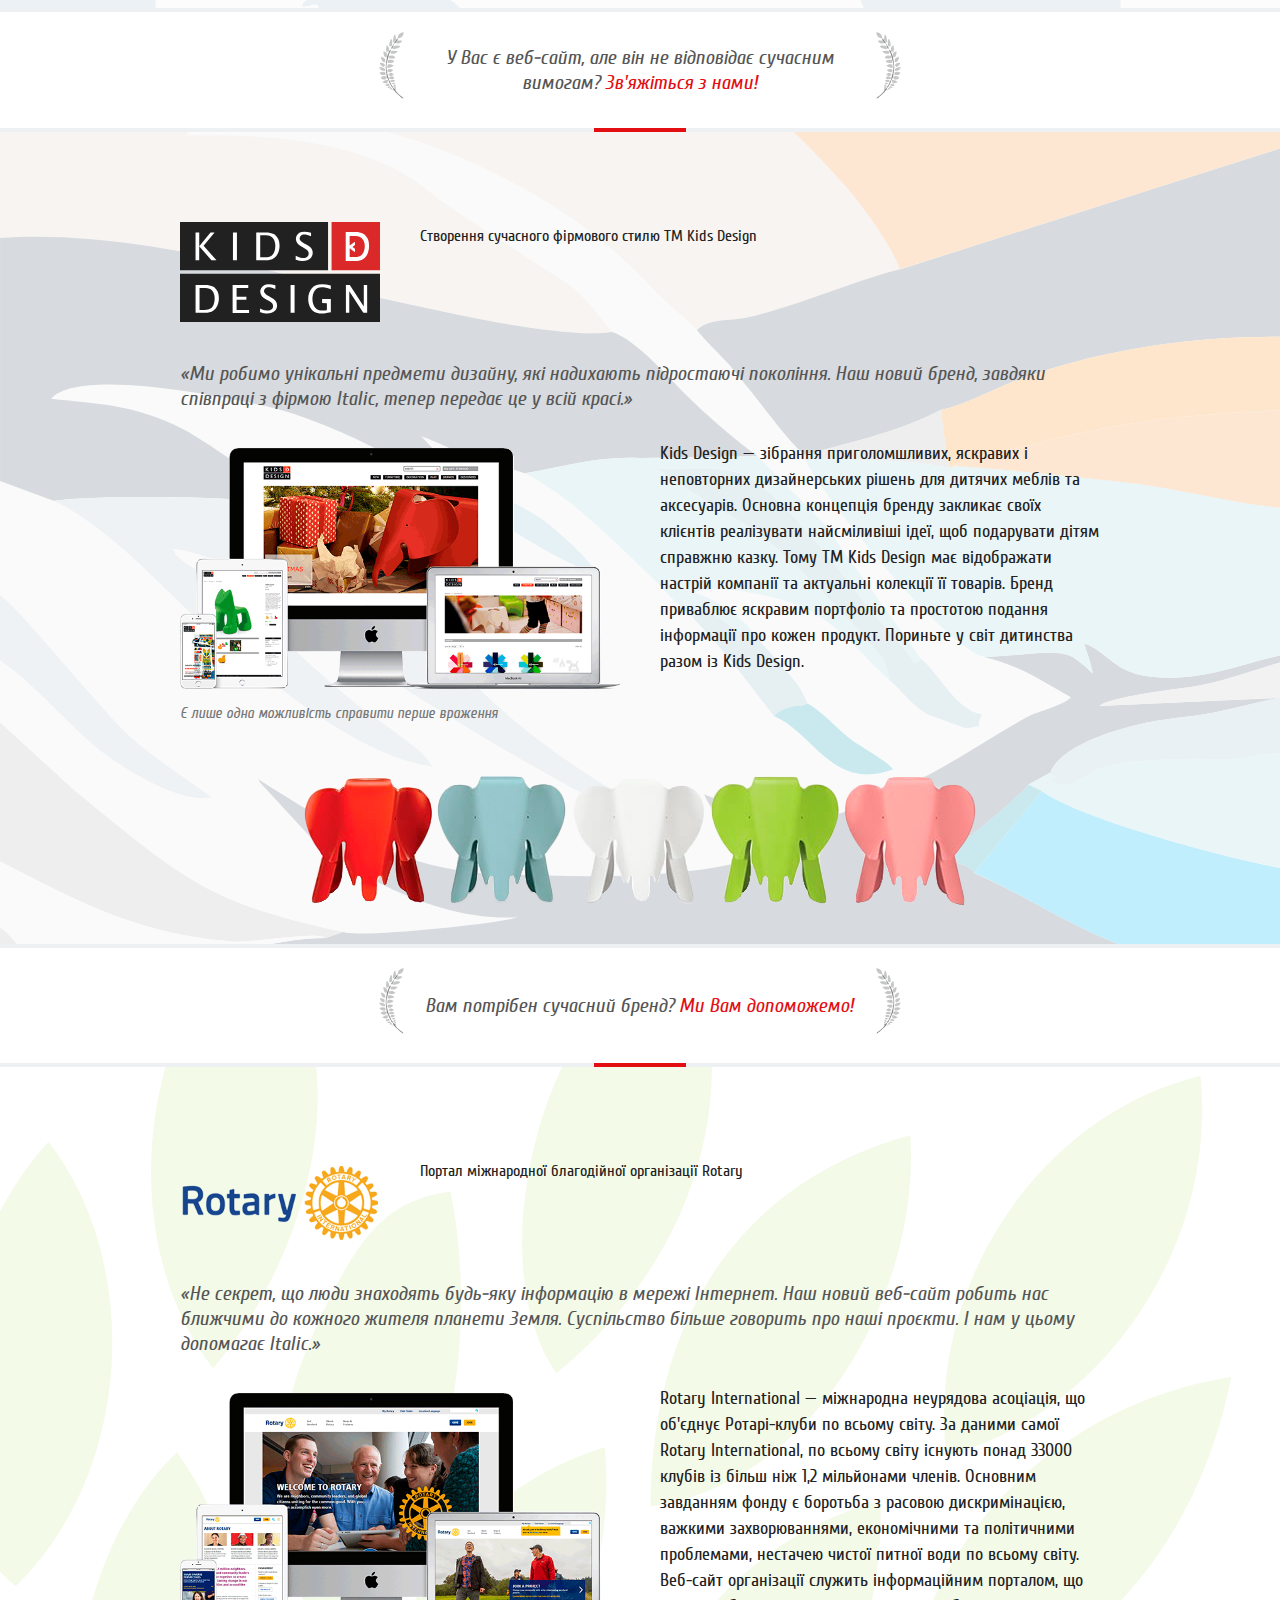
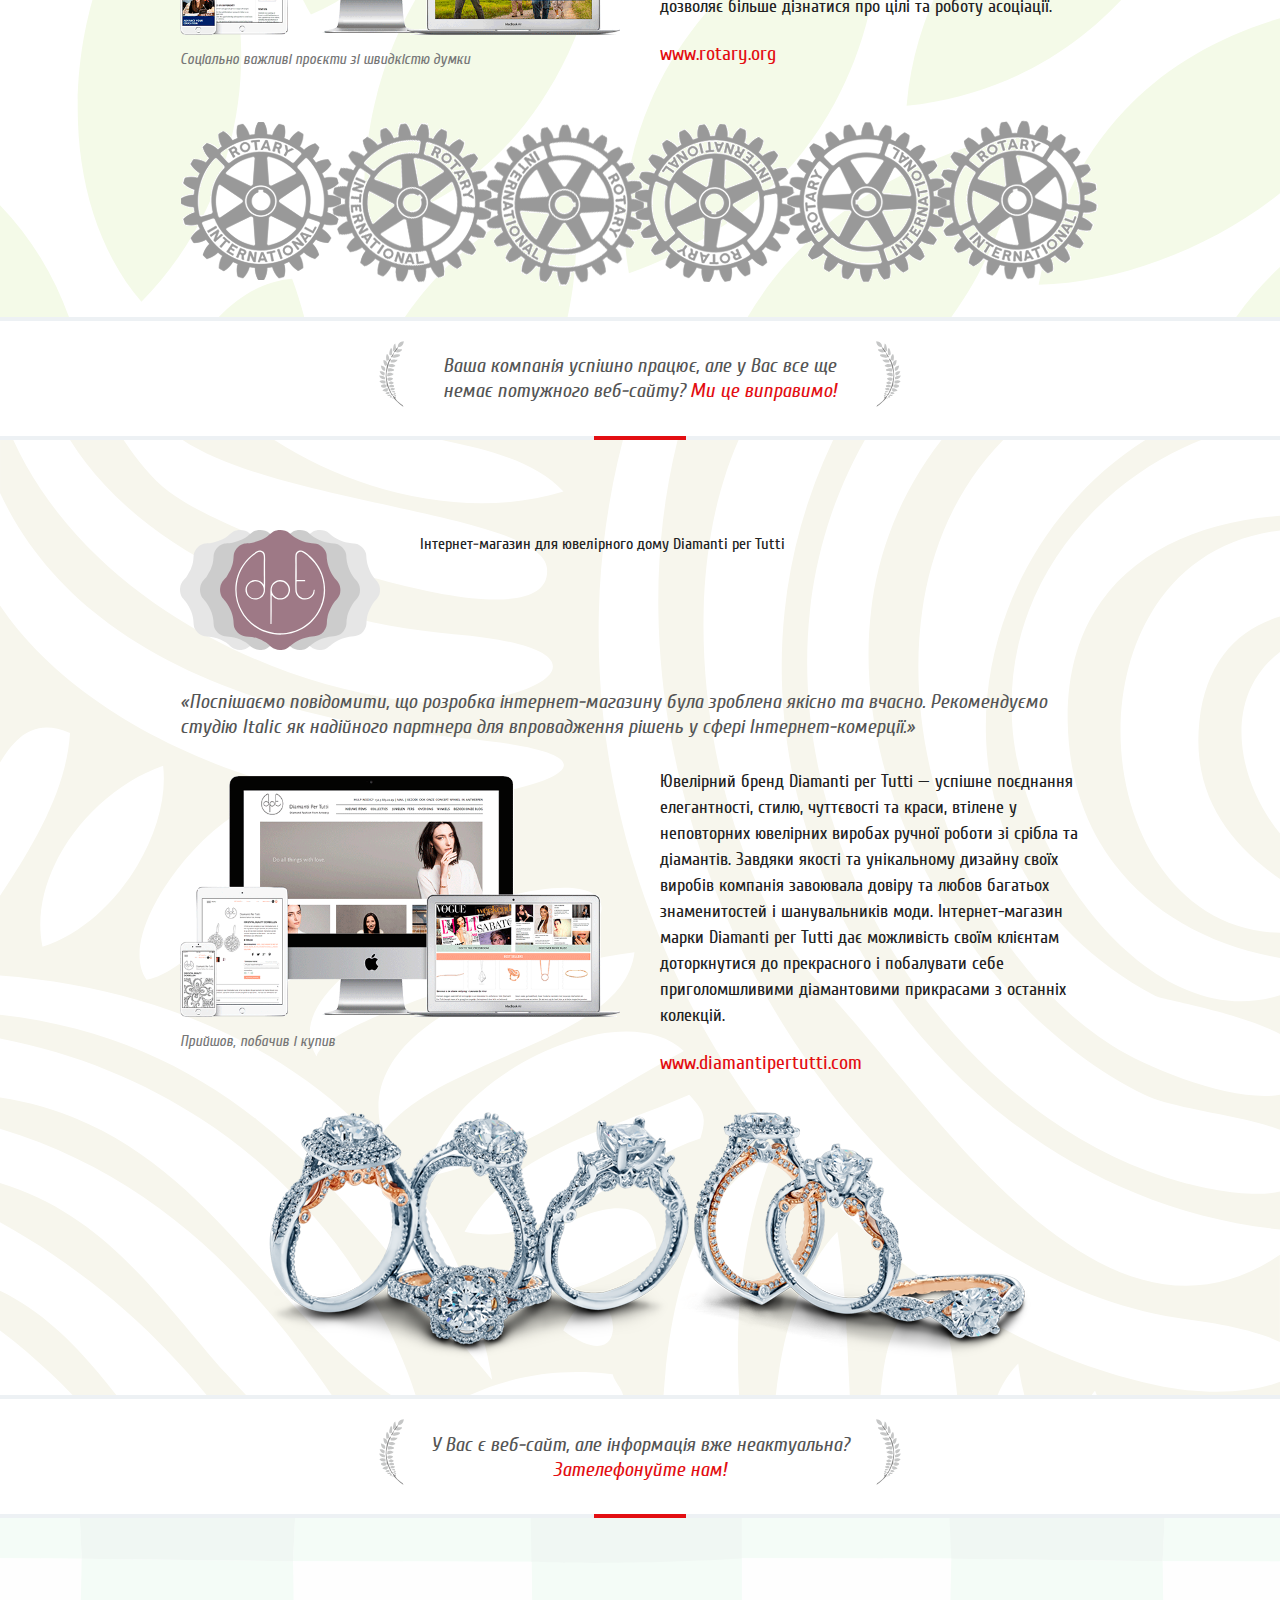
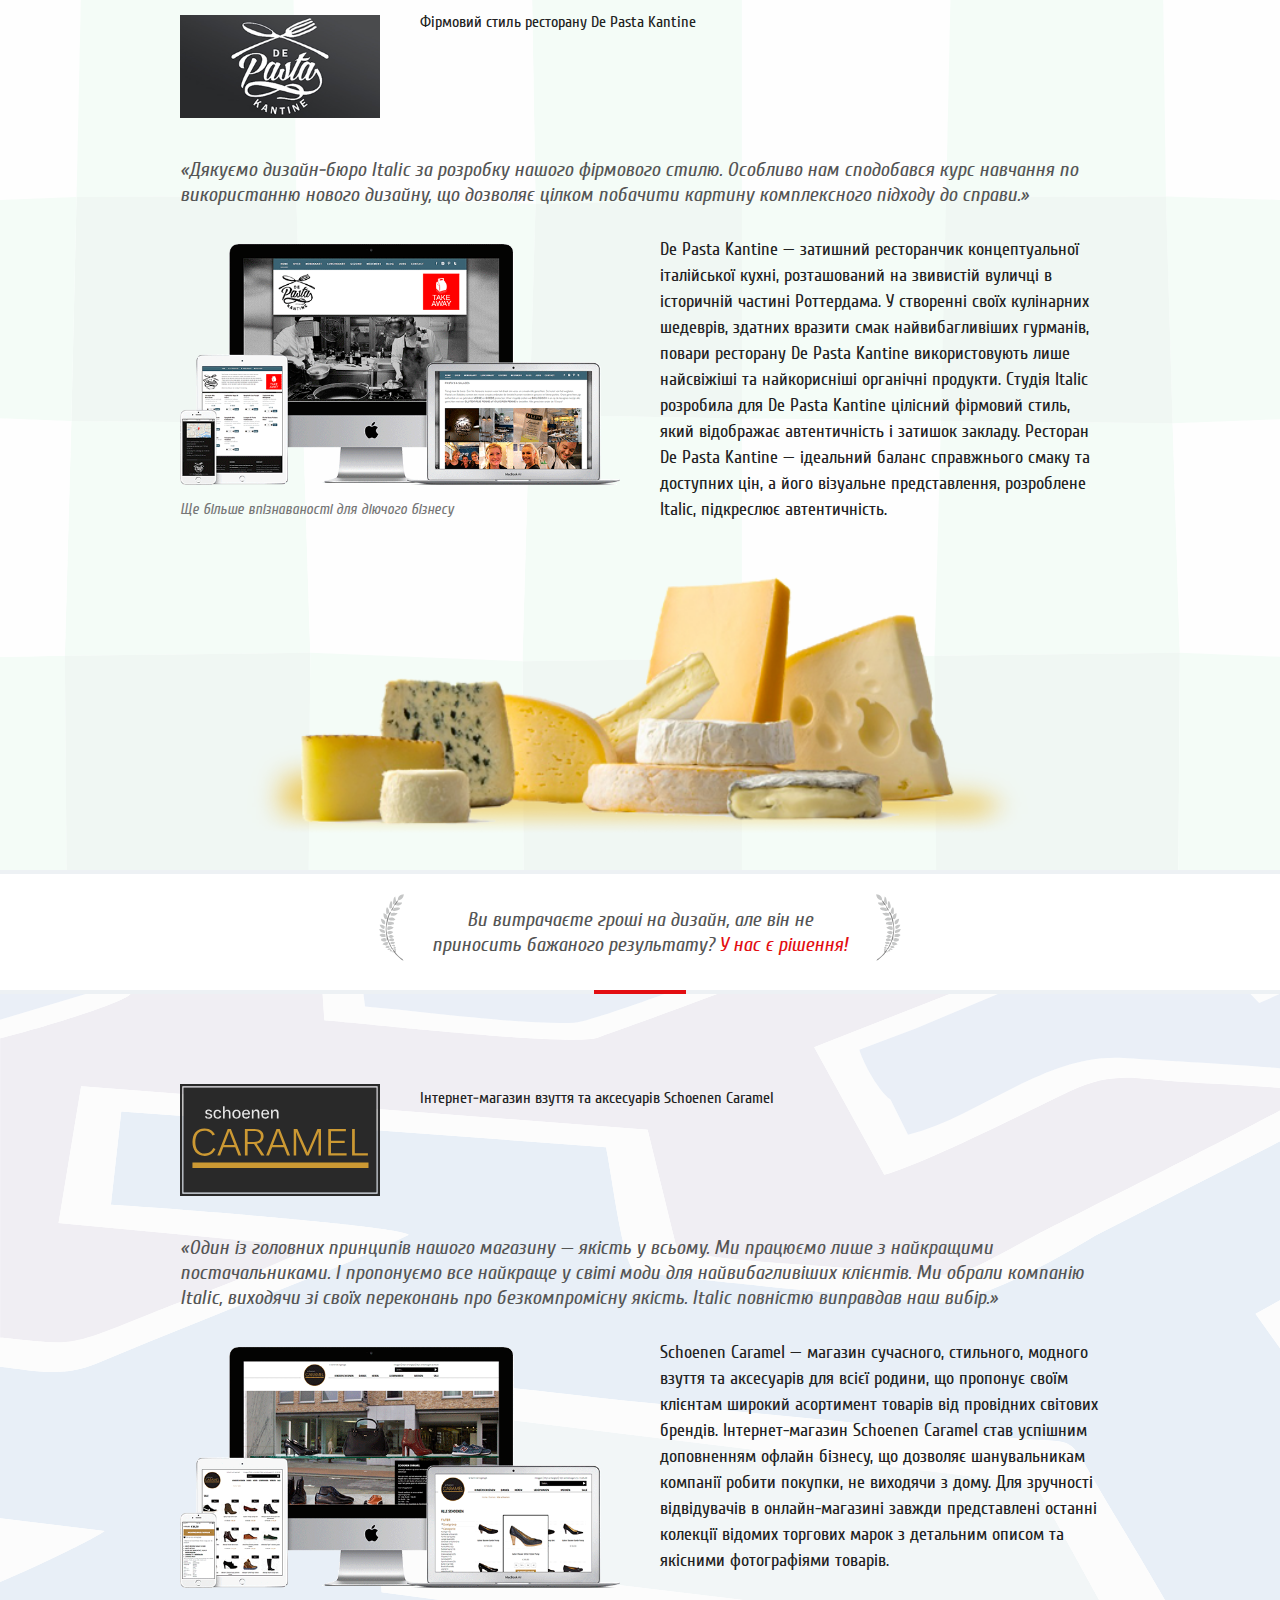
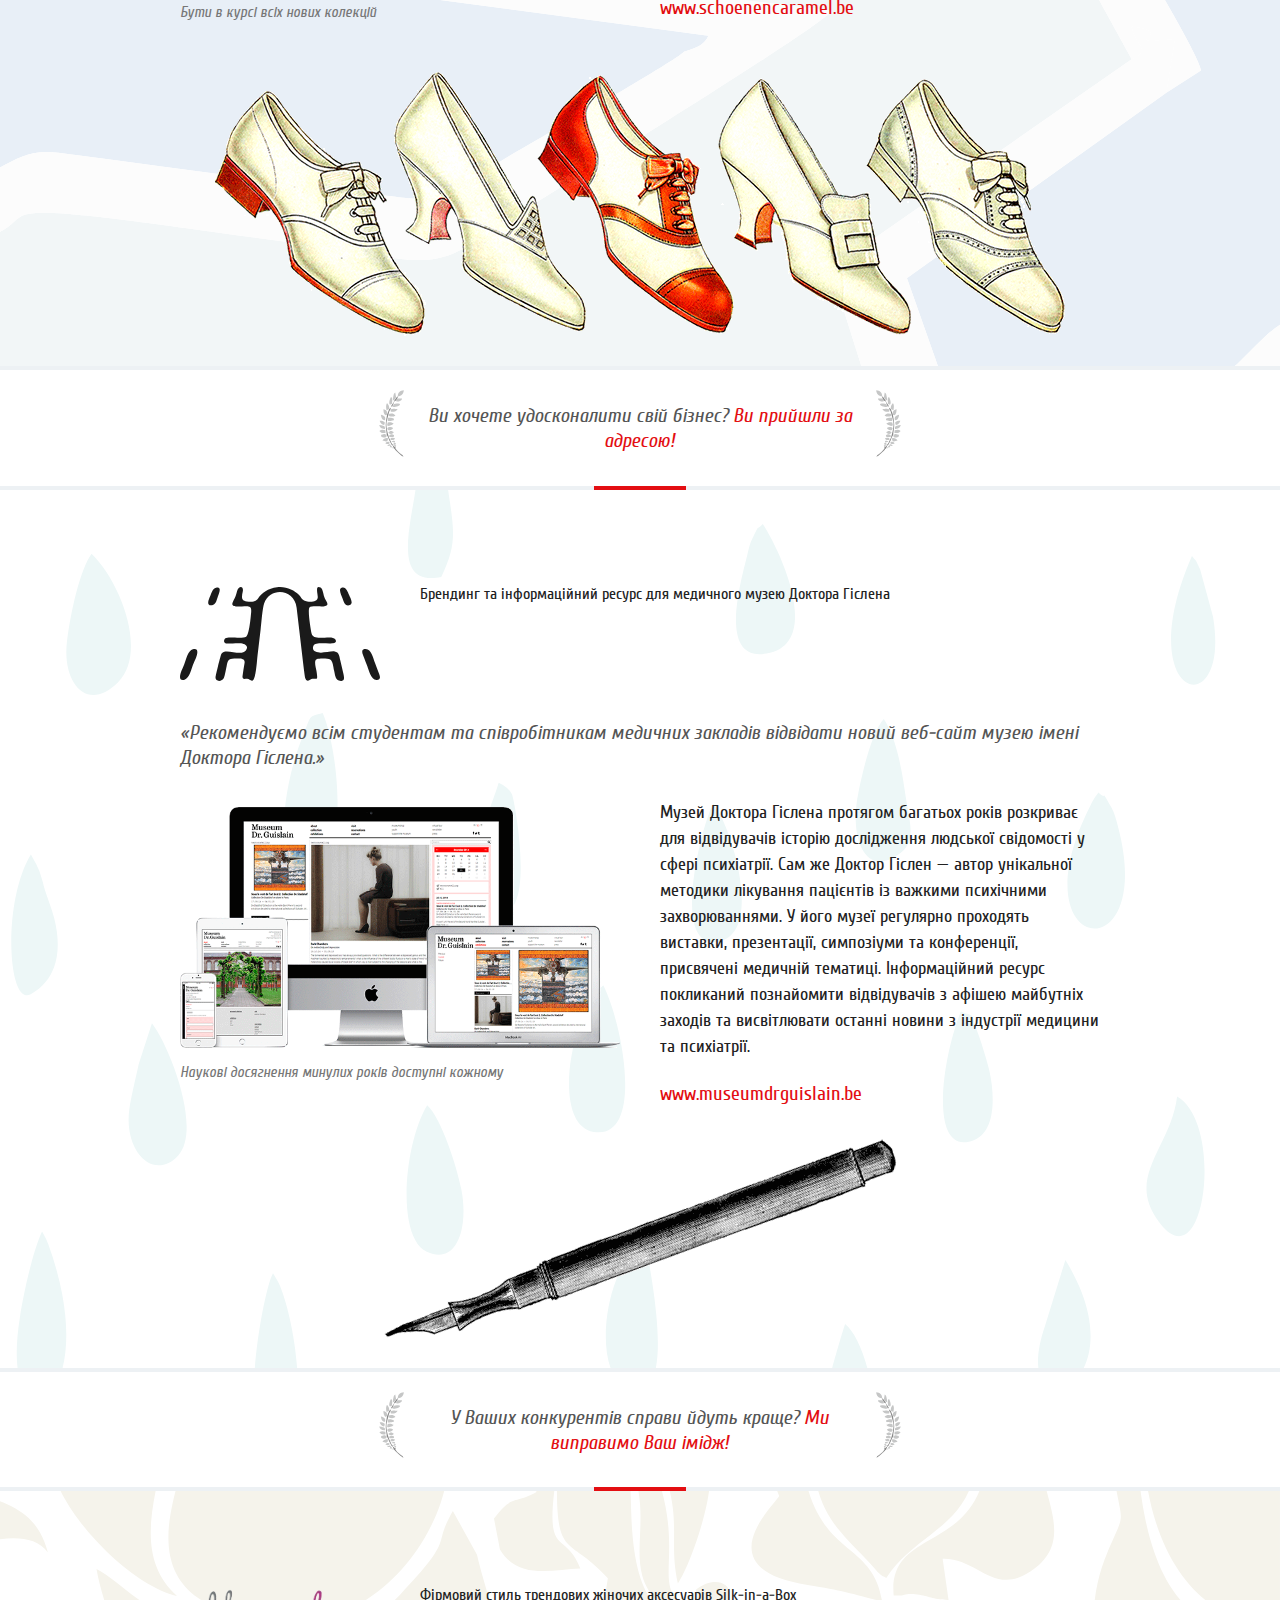
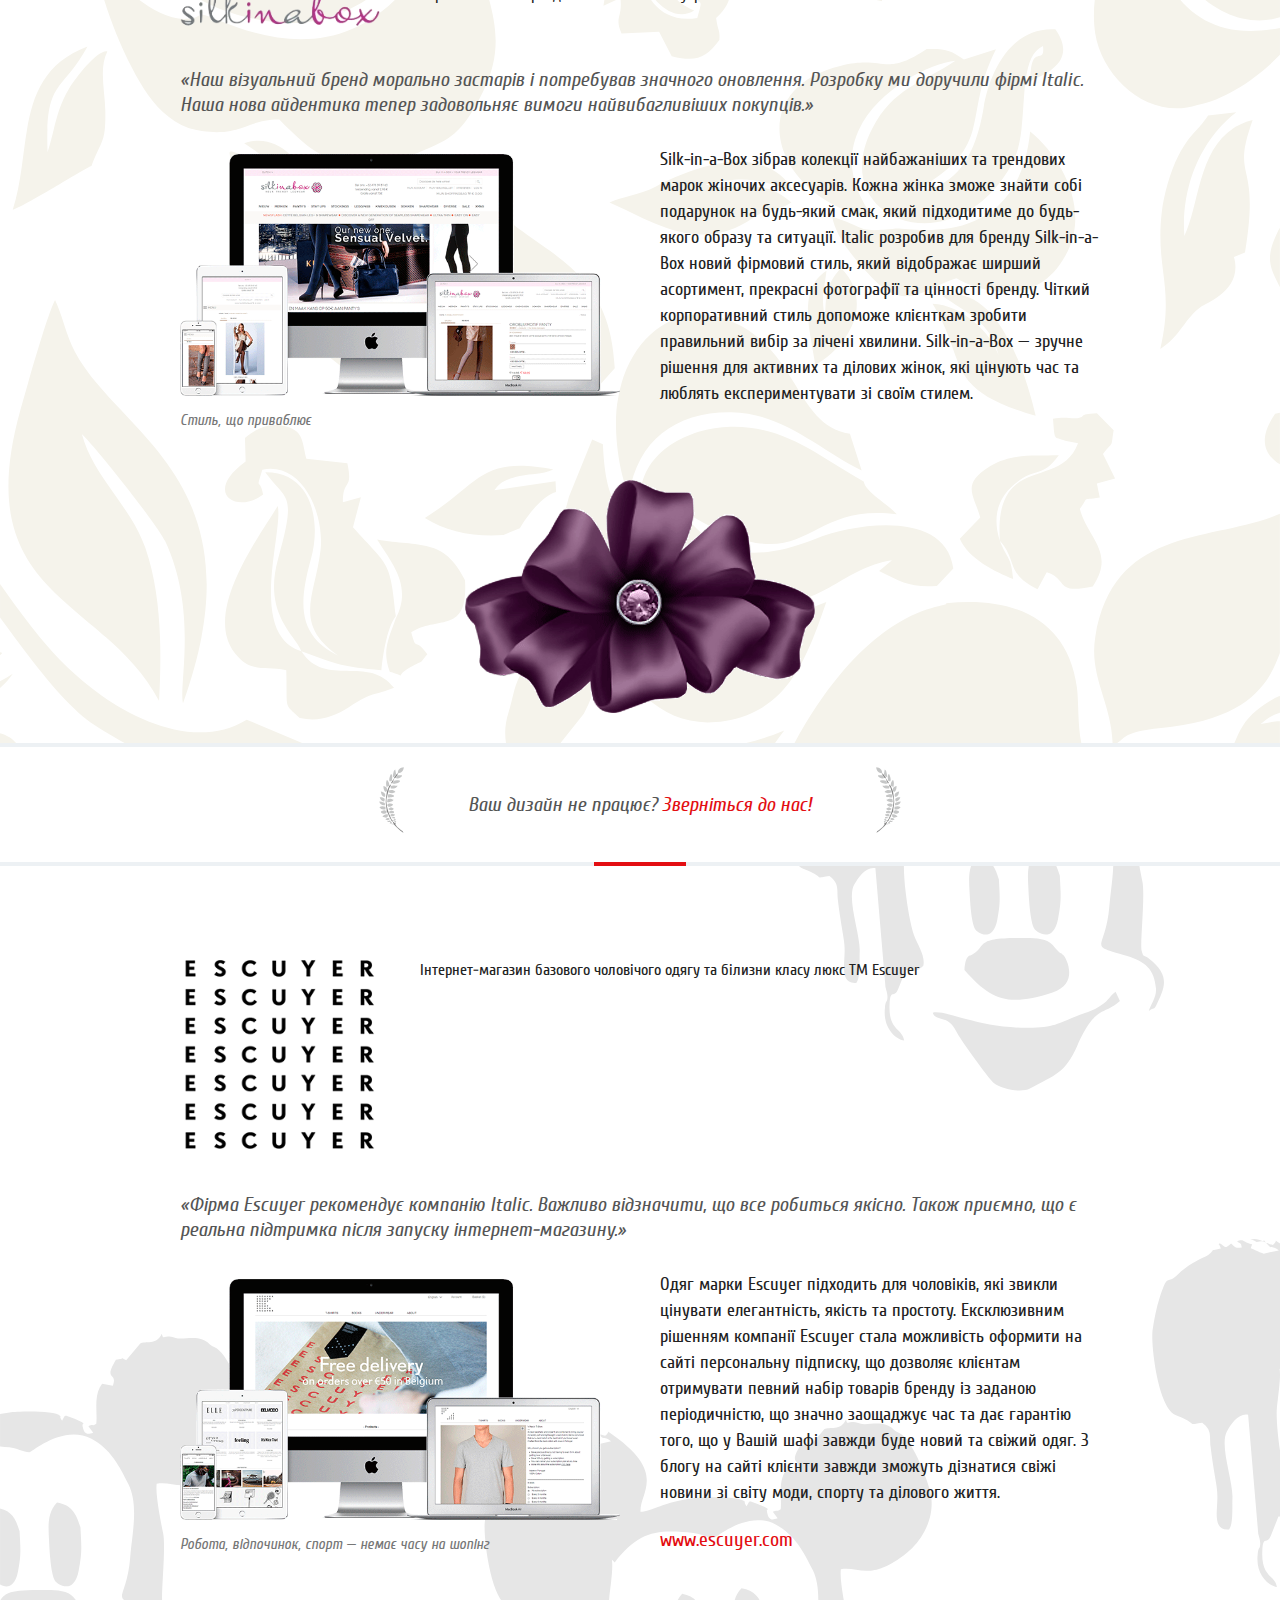
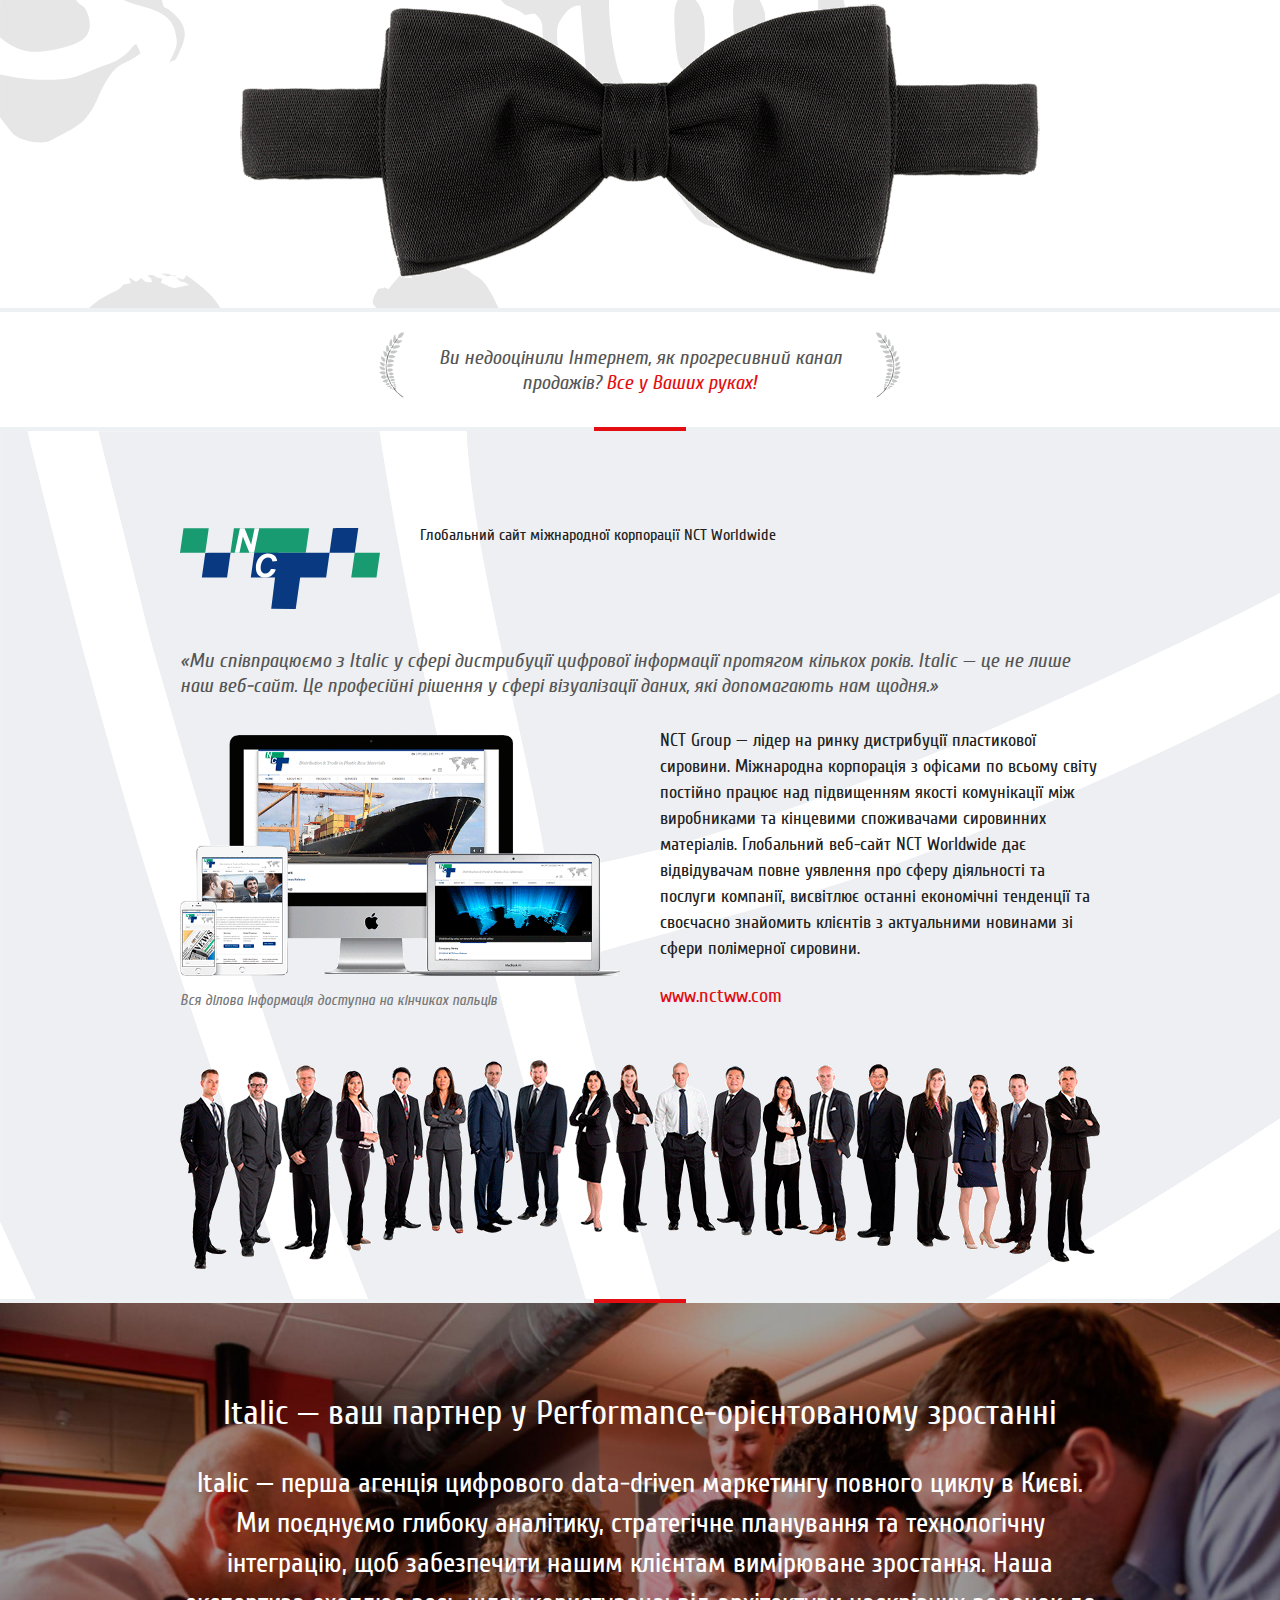
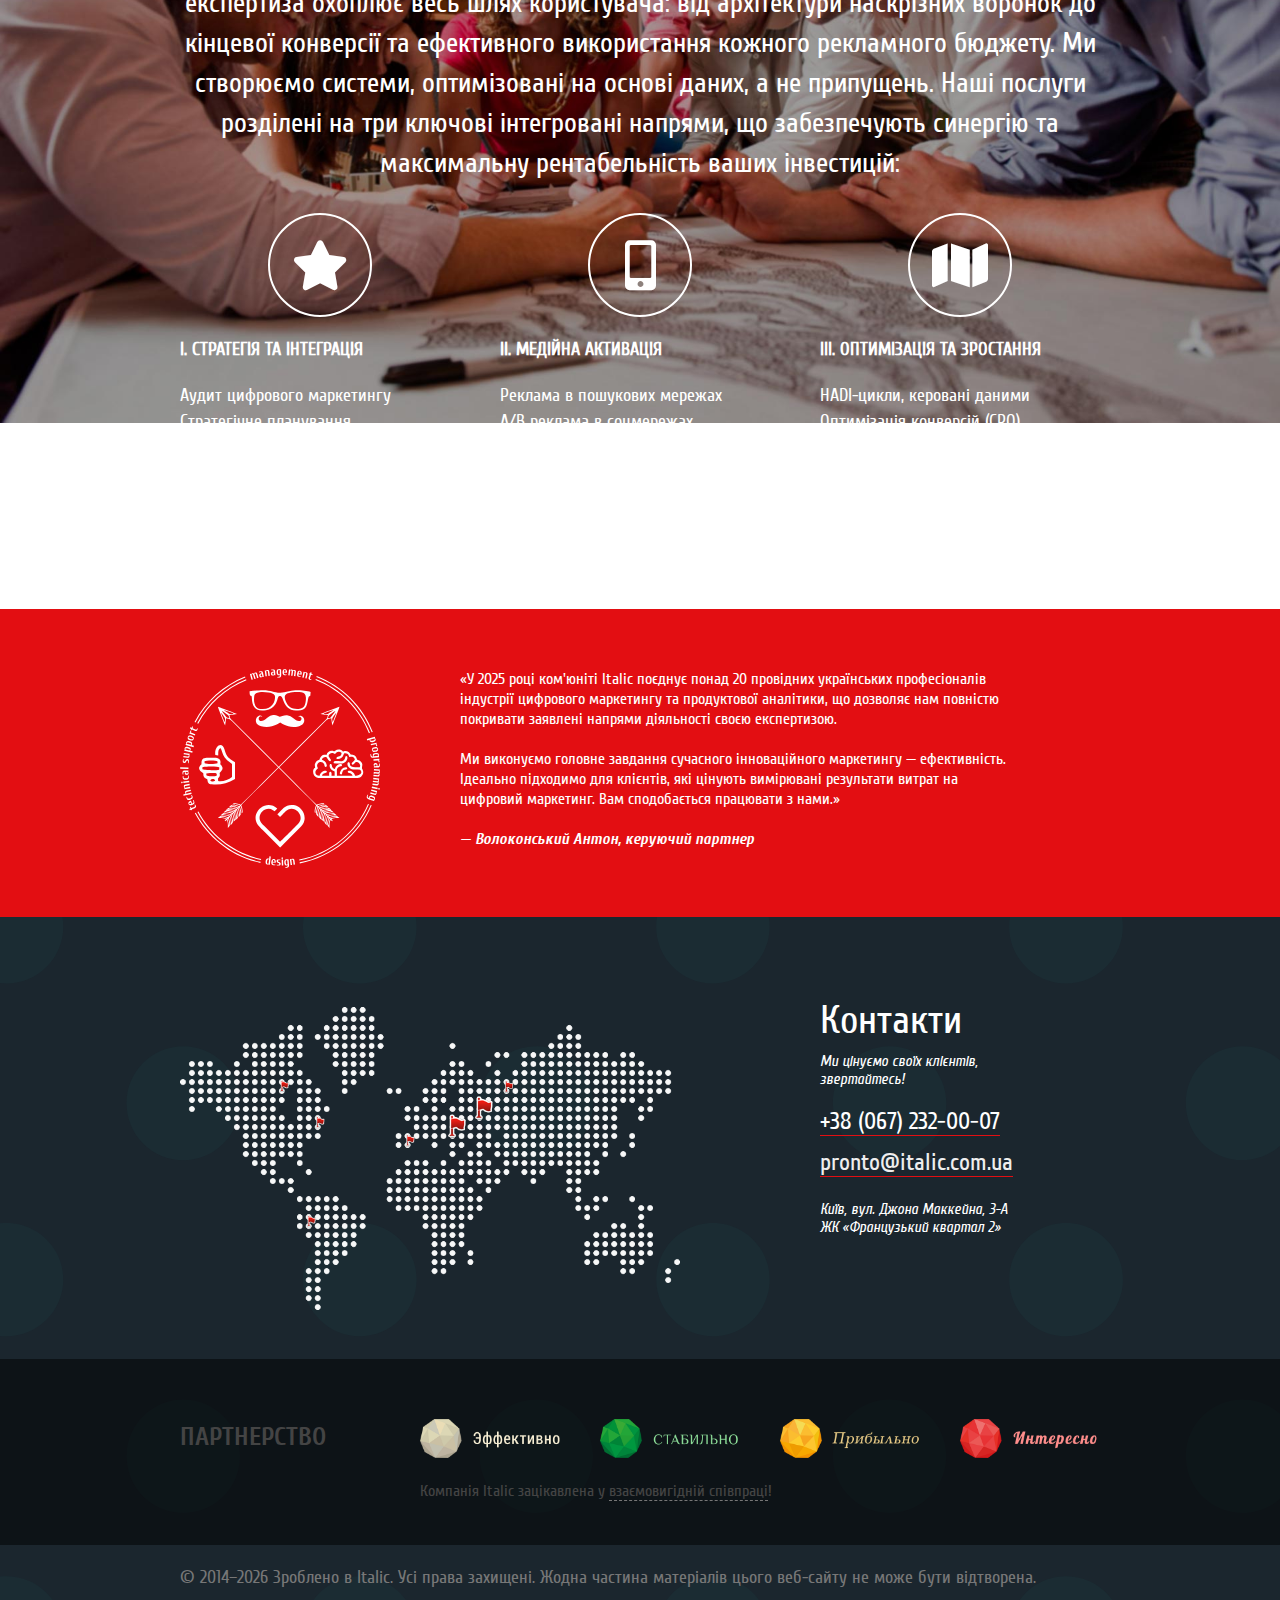
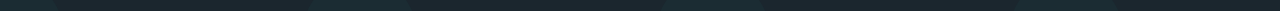
<file: index2.html>
<!DOCTYPE html>
<!--[if lt IE 7 ]><html class="ie ie6" lang="uk"> <![endif]-->
<!--[if IE 7 ]><html class="ie ie7" lang="uk"> <![endif]-->
<!--[if IE 8 ]><html class="ie ie8" lang="uk"> <![endif]-->
<!--[if (gte IE 9)|!(IE)]><!--><html lang="uk-UA" prefix="og: http://ogp.me/ns#"> <!--<![endif]-->
<head>

	<!-- Basic Page Needs
	================================================== -->
	<meta charset="utf-8">

    <title>Italic — Перша агенція data-driven маркетингу у Києві</title>

    <meta name="description" content="Italic — Перша агенція data-driven маркетингу повного циклу у Києві. Спеціалізуємося на глибинній аналітиці та побудові наскрізних воронок. Ідеально підходимо для клієнтів, які цінують вимірювані результати витрат на цифровий маркетинг. Italic — це ефективне стимулювання продажів на основі даних!">

	<meta name="keywords" content="агенція data-driven маркетингу київ, digital маркетинг, performance маркетинг, SEO, SERM, Paid Search, Social Media Marketing, Data Analytics, Email Marketing, CRM Marketing, CRO, Conversion Rate Optimization, RAG AI, ремаркетинг, скрізні воронки, аудит UX/UI, веб-дизайн, Київ">

	<meta property="og:title" content="Italic — Перша агенція data-driven маркетингу у Києві" />
	<meta property="og:description" content="Italic — Перша агенція data-driven маркетингу повного циклу у Києві. Спеціалізуємося на глибинній аналітиці та побудові наскрізних воронок. Ідеально підходимо для клієнтів, які цінують вимірювані результати витрат на цифровий маркетинг. Italic — це ефективне стимулювання продажів на основі даних!" />
	<meta property="og:url" content="https://italic.com.ua/" />
	<meta property="og:locale" content="uk-UA" />
	<meta property="og:image" content="https://italic.com.ua/images/logos/logo.jpg" />
	<meta property="og:type" content="website" />
	<meta property="og:site_name" content="italic.com.ua" />

	<!-- Mobile Specific Metas
	================================================== -->
	<meta name="viewport" content="width=device-width, initial-scale=1, maximum-scale=1">

	<!-- CSS Files
	================================================== -->
	<link rel="stylesheet" type="text/css" href="css/cssreset-min.css">
	<link rel="stylesheet" href="css/alpha_background.css">
	<link rel="stylesheet" href="css/grid.css">
	<link rel="stylesheet" href="css/style.css">
	<link rel="stylesheet" href="css/responsive_custom.css">
	<link rel="stylesheet" href="awesome/font-awesome.min.css">
    <link rel="stylesheet" href="webfonts/all.css">

	<!-- Favicons
	================================================== -->
	<link rel="shortcut icon" href="favicon.ico">

	<!-- Google Web Fonts
	* This template uses 'PT Serif' and 'Cuprum'
	================================================== -->
<!--	<link href='http://www.google.com/fonts#UsePlace:use/Collection:Cuprum:400,400italic,700,700italic' rel='stylesheet' type='text/css'>  -->
<!--	<link href='http://fonts.googleapis.com/css?family=PT+Serif:400,700,400italic,700italic|Open+Sans:400italic,700italic,400,700&subset=latin,cyrillic-ext,cyrillic' rel='stylesheet' type='text/css'>  -->

	<!-- Javascript files
	================================================== -->

	<script src="js/jquery.min.js"></script>
	<script src="js/selectnav.min.js"></script>
	<script src="js/bootstrap-scrollspy.js"></script>
	<script src="js/jquery.custom.js"></script>

</head>
<body data-spy="scroll" data-target="#section-topbar">

	<div id="section-topbar">
			<div class="container">
				<div class="sixteen columns">
						<ul id="nav" class="nav">
							<li class="menu-item"><a href="#section-invite"><i class="fa fa-power-off"></i></a></li>
							<li class="menu-item"><a href="#section-client1">Audi</a></li>
							<li class="menu-item"><a href="#section-client2">Kids Design</a></li>
							<li class="menu-item"><a href="#section-client3">Rotary</a></li>
							<li class="menu-item"><a href="#section-client4">Diamanti</a></li>
							<li class="menu-item"><a href="#section-client5">Pasta</a></li>
							<li class="menu-item"><a href="#section-client6">Caramel</a></li>
							<li class="menu-item"><a href="#section-client7">Museum</a></li>
							<li class="menu-item"><a href="#section-client8">Silk-in-a-Box</a></li>
							<li class="menu-item"><a href="#section-client9">Escuyer</a></li>
							<li class="menu-item"><a href="#section-client10">NCTWW</a></li>
							<li class="menu-item"><a href="#section-info"><i class="fa fa-info"></i></a></li>
							<li class="menu-item"><a href="#section-contact"><i class="fa fa-phone"></i></a></li>
						</ul><!-- // uL#nav -->
					<div class="clear"></div>
				</div><!-- // .sixteen -->
			</div><!-- // .container -->

			<div class="mob_menu">
						<div class="menu_icon">
							<a href="#section-invite"><i class="fa fa-power-off"></i></a>
						</div>
						<div class="menu_icon">
							<a id="next"><i class="fa fa-sort-alpha-asc icon-pulse"></i></a>
						</div>
						<div class="menu_icon">
							<a href="#section-info"><i class="fa fa-info"></i></a>
						</div>
						<div class="menu_icon">
							<a class="withbrd" href="#section-contact"><i class="fa fa-phone"></i></a>
						</div>
			</div>
		<div class="clear"></div>
	</div><!-- // #section-topbar -->


	<!-- Invite

	* Invite section
	================================================== -->
	<div id="section-invite" class="part">
		<div class="container">
			<div class="sixteen columns bigscreen">
				<a href="#section-client1"><img class="logo_mob" src="images/italic_logo_mob_logo.svg" alt="italic_logo"/></a>
			</div><!-- // .sixteen -->
			<div class="clear"></div>
		</div><!-- // .container -->
	</div><!-- // #section-invite -->



	<!-- Divider
	================================================== -->
	<div class="divider">
		<div class="container">
			<div class="sixteen columns">
				<div class="red-box"></div>
			</div>
		</div>
	</div>



	<!-- Client 1 (Audi)
	================================================== -->
	<div id="section-client1" class="client part">
		<div class="container">
			<div class="four columns">
				<img class="client_logo low" src="images/logos/italic_logo02.png" alt="audi logo">
			</div>
			<div class="twelve columns">
                <div class="zagolovka">Аудит та оптимізація сайту автомобільного концерну Audi</div>
			</div><!-- // .twelve -->

			<div class="clear"></div>

			<div class="sixteen columns">
				<p class="headline">&laquo;Дякуємо компанії Italic за професійний підхід в удосконаленні нашого продукту. Italic&nbsp;&mdash; мабуть, найкраще поєднання експертизи з продуктового дизайну та аналітики.&raquo;</p>
			</div><!-- // .sixteen -->

			<div class="clear"></div>

			<div class="eight columns">
				<img src="images/italic_img02.png" alt="client's site">
				<p class="desc">Тепер досвід користувача став досконалішим</p>
			</div>

			<div class="eight columns">
				<p>Керівництво Audi розуміло, що наявний веб-сайт, попри підтримку корпоративної культури, мав приховані проблеми у взаємодії з користувачами (UX/UI). Основним завданням було підвищити конверсію, покращити навігацію між доступними моделями концерну та забезпечити зручне знайомство з останніми новинами. Команда Italic провела комплексний аудит інтерфейсу та оптимізувала дизайн, дозволяючи відвідувачам веб-сайту отримати всю необхідну інформацію у максимально зручному форматі. В результаті, представлення Audi в Мережі повністю підтримує корпоративну концепцію бренду, пропонуючи преміальний користувацький досвід.</p>
				<a class="client_link" href="http://www.audi.com" target="_blank">www.audi.com</a>
			</div>

			<div class="clear"></div>

			<div class="sixteen columns">
				<img class="client_elem" src="images/italic_fin02.png" alt="client_elem">
			</div>

			<div class="clear"></div>
		</div><!-- // .container -->
	</div><!-- // #section-event -->

	<!-- Quote about Italic
	================================================ -->
	<div class="quote">
		<div class="container">
			<div class="sixteen columns">
				<table cellpadding="0" cellspacing="0">
					<tr>
						<td class="pic"><img src="images/bg/italic_el01.svg"></td>
						<td class="text" valign="middle"><p class="headline">У Вас є веб-сайт, але він не відповідає сучасним вимогам? <a class="client_link" href="#section-info"> Зв'яжіться з нами!</a></p></td>
						<td><img src="images/bg/italic_el02.svg"></td>
					</tr>
				</table>
			</div>
		</div>
	</div>


	<!-- Divider
	================================================== -->
	<div class="divider">
		<div class="container">
			<div class="sixteen columns">
				<div class="red-box"></div>
			</div>
		</div>
	</div>


	<!-- Client 2 (Kids Design)
	================================================== -->
	<div id="section-client2" class="client part">
		<div class="container">
				<div class="four columns">
				<img class="client_logo" src="images/logos/italic_logo03.svg" alt="kids logo">
			</div>
			<div class="twelve columns">
                <div class="zagolovka">Створення сучасного фірмового стилю ТМ Kids Design</div>
            </div><!-- // .twelve -->

			<div class="clear"></div>

			<div class="sixteen columns">
				<p class="headline">&laquo;Ми робимо унікальні предмети дизайну, які надихають підростаючі покоління. Наш новий бренд, завдяки співпраці з фірмою Italic, тепер передає це у всій красі.&raquo;</p>
			</div><!-- // .sixteen -->

			<div class="clear"></div>

			<div class="eight columns">
				<img src="images/italic_img03.png" alt="client's site">
				<p class="desc">Є лише одна можливість справити перше враження</p>
			</div>

			<div class="eight columns">
				<p>Kids Design&nbsp;&mdash; зібрання приголомшливих, яскравих і неповторних дизайнерських рішень для дитячих меблів та аксесуарів. Основна концепція бренду закликає своїх клієнтів реалізувати найсміливіші ідеї, щоб подарувати дітям справжню казку. Тому ТМ Kids Design має відображати настрій компанії та актуальні колекції її товарів. Бренд приваблює яскравим портфоліо та простотою подання інформації про кожен продукт. Пориньте у світ дитинства разом із Kids Design.</p>
				
			</div>

			<div class="clear"></div>

			<div class="sixteen columns">
				<img class="client_elem" src="images/italic_fin03.png" alt="client_elem">
			</div>

			<div class="clear"></div>
		</div><!-- // .container -->
	</div><!-- // #section-event -->

	<!-- Quote about Italic
	================================================ -->
	<div class="quote">
		<div class="container">
			<div class="sixteen columns">
				<table cellpadding="0" cellspacing="0">
					<tr>
						<td class="pic"><img src="images/bg/italic_el01.svg"></td>
						<td class="text" valign="middle"><p class="headline">Вам потрібен сучасний бренд?<a class="client_link" href="#section-info"> Ми Вам допоможемо!</a></p></td>
						<td><img src="images/bg/italic_el02.svg"></td>
					</tr>
				</table>
			</div>
		</div>
	</div>


	<!-- Divider
	================================================== -->
	<div class="divider">
		<div class="container">
			<div class="sixteen columns">
				<div class="red-box"></div>
			</div>
		</div>
	</div>


		<!-- Client 3 (Rotari)
	================================================== -->
	<div id="section-client3" class="client part">
		<div class="container">
				<div class="four columns">
				<img class="client_logo low" src="images/logos/italic_logo04.png" alt="rotary logo">
			</div>
			<div class="twelve columns">
                <div class="zagolovka">Портал міжнародної благодійної організації Rotary</div>
            </div><!-- // .twelve -->

			<div class="clear"></div>

			<div class="sixteen columns">
				<p class="headline">&laquo;Не секрет, що люди знаходять будь-яку інформацію в мережі Інтернет. Наш новий веб-сайт робить нас ближчими до кожного жителя планети Земля. Суспільство більше говорить про наші проєкти. І нам у цьому допомагає Italic.&raquo;</p>
			</div><!-- // .sixteen -->

			<div class="clear"></div>

			<div class="eight columns">
				<img src="images/italic_img04.png" alt="client's site">
				<p class="desc">Соціально важливі проєкти зі швидкістю думки</p>
			</div>

			<div class="eight columns">
				<p>Rotary International&nbsp;&mdash; міжнародна неурядова асоціація, що об'єднує Ротарі-клуби по всьому світу. За даними самої Rotary International, по всьому світу існують понад 33000 клубів із більш ніж 1,2 мільйонами членів. Основним завданням фонду є боротьба з расовою дискримінацією, важкими захворюваннями, економічними та політичними проблемами, нестачею чистої питної води по всьому світу. Веб-сайт організації служить інформаційним порталом, що дозволяє більше дізнатися про цілі та роботу асоціації.</p>
				<a class="client_link" href="http://www.rotary.org" target="_blank">www.rotary.org</a>
			</div>

			<div class="clear"></div>

			<div class="sixteen columns">
				<img class="client_elem" src="images/italic_fin04.png" alt="client_elem">
			</div>

			<div class="clear"></div>
		</div><!-- // .container -->
	</div><!-- // #section-event -->

	<!-- Quote about Italic
	================================================ -->
	<div class="quote">
		<div class="container">
			<div class="sixteen columns">
				<table cellpadding="0" cellspacing="0">
					<tr>
						<td class="pic"><img src="images/bg/italic_el01.svg"></td>
						<td class="text" valign="middle"><p class="headline">Ваша компанія успішно працює, але у Вас все ще немає потужного веб-сайту?<a class="client_link" href="#section-info"> Ми це виправимо!</a></p></td>
						<td><img src="images/bg/italic_el02.svg"></td>
					</tr>
				</table>
			</div>
		</div>
	</div>


	<!-- Divider
	================================================== -->
	<div class="divider">
		<div class="container">
			<div class="sixteen columns">
				<div class="red-box"></div>
			</div>
		</div>
	</div>




		<!-- Client 4 (Diamanti)
	================================================== -->
	<div id="section-client4" class="client part">
		<div class="container">
				<div class="four columns">
				<img class="client_logo" src="images/logos/italic_logo05.svg" alt="diamanti logo">
			</div>
			<div class="twelve columns">
                <div class="zagolovka">Інтернет-магазин для ювелірного дому Diamanti per Tutti</div>
			</div><!-- // .twelve -->

			<div class="clear"></div>

			<div class="sixteen columns">
				<p class="headline">&laquo;Поспішаємо повідомити, що розробка інтернет-магазину була зроблена якісно та вчасно. Рекомендуємо студію Italic як надійного партнера для впровадження рішень у сфері Інтернет-комерції.&raquo;</p>
			</div><!-- // .sixteen -->

			<div class="clear"></div>

			<div class="eight columns">
				<img src="images/italic_img05.png" alt="client's site">
				<p class="desc">Прийшов, побачив і купив</p>
			</div>

			<div class="eight columns">
				<p>Ювелірний бренд Diamanti per Tutti&nbsp;&mdash; успішне поєднання елегантності, стилю, чуттєвості та краси, втілене у неповторних ювелірних виробах ручної роботи зі срібла та діамантів. Завдяки якості та унікальному дизайну своїх виробів компанія завоювала довіру та любов багатьох знаменитостей і шанувальників моди. Інтернет-магазин марки Diamanti per Tutti дає можливість своїм клієнтам доторкнутися до прекрасного і побалувати себе приголомшливими діамантовими прикрасами з останніх колекцій.</p>
				<a class="client_link" href="http://www.diamantipertutti.com" target="_blank">www.diamantipertutti.com</a>
			</div>

			<div class="clear"></div>

			<div class="sixteen columns">
				<img class="client_elem" src="images/italic_fin05.png" alt="client_elem">
			</div>

			<div class="clear"></div>
		</div><!-- // .container -->
	</div><!-- // #section-event -->

	<!-- Quote about Italic
	================================================ -->
	<div class="quote">
		<div class="container">
			<div class="sixteen columns">
				<table cellpadding="0" cellspacing="0">
					<tr>
						<td class="pic"><img src="images/bg/italic_el01.svg"></td>
						<td class="text" valign="middle"><p class="headline">У Вас є веб-сайт, але інформація вже неактуальна?<a class="client_link" href="#section-info"> Зателефонуйте нам!</a></p></td>
						<td><img src="images/bg/italic_el02.svg"></td>
					</tr>
				</table>
			</div>
		</div>
	</div>


	<!-- Divider
	================================================== -->
	<div class="divider">
		<div class="container">
			<div class="sixteen columns">
				<div class="red-box"></div>
			</div>
		</div>
	</div>


		<!-- Client 5 (Pasta)
	================================================== -->
	<div id="section-client5" class="client part">
		<div class="container">
				<div class="four columns">
				<img class="client_logo low" src="images/logos/italic_logo06.jpg" alt="pasta logo">
			</div>
			<div class="twelve columns">
                <div class="zagolovka">Фірмовий стиль ресторану De Pasta Kantine</div>
            </div><!-- // .twelve -->

			<div class="clear"></div>

			<div class="sixteen columns">
				<p class="headline">&laquo;Дякуємо дизайн-бюро Italic за розробку нашого фірмового стилю. Особливо нам сподобався курс навчання по використанню нового дизайну, що дозволяє цілком побачити картину комплексного підходу до справи.&raquo;</p>
			</div><!-- // .sixteen -->

			<div class="clear"></div>

			<div class="eight columns">
				<img src="images/italic_img06.png" alt="client's site">
				<p class="desc">Ще більше впізнаваності для діючого бізнесу</p>
			</div>

			<div class="eight columns">
				<p>De Pasta Kantine&nbsp;&mdash; затишний ресторанчик концептуальної італійської кухні, розташований на звивистій вуличці в історичній частині Роттердама. У створенні своїх кулінарних шедеврів, здатних вразити смак найвибагливіших гурманів, повари ресторану De Pasta Kantine використовують лише найсвіжіші та найкорисніші органічні продукти. Студія Italic розробила для De Pasta Kantine цілісний фірмовий стиль, який відображає автентичність і затишок закладу. Ресторан De Pasta Kantine&nbsp;&mdash; ідеальний баланс справжнього смаку та доступних цін, а його візуальне представлення, розроблене Italic, підкреслює автентичність.</p>
			</div>

			<div class="clear"></div>

			<div class="sixteen columns">
				<img class="client_elem" src="images/italic_fin06.png" alt="client_elem" width="840">
			</div>

			<div class="clear"></div>
		</div><!-- // .container -->
	</div><!-- // #section-event -->

	<!-- Quote about Italic
	================================================ -->
	<div class="quote">
		<div class="container">
			<div class="sixteen columns">
				<table cellpadding="0" cellspacing="0">
					<tr>
						<td class="pic"><img src="images/bg/italic_el01.svg"></td>
						<td class="text" valign="middle"><p class="headline">Ви витрачаєте гроші на дизайн, але він не приносить бажаного результату?<a class="client_link" href="#section-info"> У нас є рішення!</a></p></td>
						<td><img src="images/bg/italic_el02.svg"></td>
					</tr>
				</table>
				</div>
			</div>
		</div>
	</div>


	<!-- Divider
	================================================== -->
	<div class="divider">
		<div class="container">
			<div class="sixteen columns">
				<div class="red-box"></div>
			</div>
		</div>
	</div>


			<!-- Client 6 (Caramel)
	================================================== -->
	<div id="section-client6" class="client part">
		<div class="container">
				<div class="four columns">
				<img class="client_logo" src="images/logos/italic_logo07.svg" alt="caramel logo">
			</div>
			<div class="twelve columns">
                <div class="zagolovka">Інтернет-магазин взуття та аксесуарів Schoenen Caramel</div>
			</div><!-- // .twelve -->

			<div class="clear"></div>

			<div class="sixteen columns">
				<p class="headline">&laquo;Один із головних принципів нашого магазину&nbsp;&mdash; якість у всьому. Ми працюємо лише з найкращими постачальниками. І пропонуємо все найкраще у світі моди для найвибагливіших клієнтів. Ми обрали компанію Italic, виходячи зі своїх переконань про безкомпромісну якість. Italic повністю виправдав наш вибір.&raquo;</p>
			</div><!-- // .sixteen -->

			<div class="clear"></div>

			<div class="eight columns">
				<img src="images/italic_img07.png" alt="client's site">
				<p class="desc">Бути в курсі всіх нових колекцій</p>
			</div>

			<div class="eight columns">
				<p>Schoenen Caramel&nbsp;&mdash; магазин сучасного, стильного, модного взуття та аксесуарів для всієї родини, що пропонує своїм клієнтам широкий асортимент товарів від провідних світових брендів. Інтернет-магазин Schoenen Caramel став успішним доповненням офлайн бізнесу, що дозволяє шанувальникам компанії робити покупки, не виходячи з дому. Для зручності відвідувачів в онлайн-магазині завжди представлені останні колекції відомих торгових марок з детальним описом та якісними фотографіями товарів.</p>
				<a class="client_link" href="http://www.schoenencaramel.be" target="_blank">www.schoenencaramel.be</a>
			</div>

			<div class="clear"></div>

			<div class="sixteen columns">
				<img class="client_elem" src="images/italic_fin07.png" alt="client_elem">
			</div>

			<div class="clear"></div>
		</div><!-- // .container -->
	</div><!-- // #section-event -->

	<!-- Quote about Italic
	================================================ -->
	<div class="quote">
		<div class="container">
			<div class="sixteen columns">
				<table cellpadding="0" cellspacing="0">
					<tr>
						<td class="pic"><img src="images/bg/italic_el01.svg"></td>
						<td class="text" valign="middle"><p class="headline">Ви хочете удосконалити свій бізнес?<a class="client_link" href="#section-info"> Ви прийшли за адресою!</a></p></td>
						<td><img src="images/bg/italic_el02.svg"></td>
					</tr>
				</table>
			</div>
		</div>
	</div>


	<!-- Divider
	================================================== -->
	<div class="divider">
		<div class="container">
			<div class="sixteen columns">
				<div class="red-box"></div>
			</div>
		</div>
	</div>



		<!-- Client 7 (Museum)
	================================================== -->
	<div id="section-client7" class="client part">
		<div class="container">
				<div class="four columns">
				<img class="client_logo low" src="images/logos/italic_logo08.svg" alt="museum logo">
			</div>
			<div class="twelve columns">
                <div class="zagolovka">Брендинг та інформаційний ресурс для медичного музею Доктора Гіслена</div>
			</div><!-- // .twelve -->

			<div class="clear"></div>

			<div class="sixteen columns">
				<p class="headline">&laquo;Рекомендуємо всім студентам та співробітникам медичних закладів відвідати новий веб-сайт музею імені Доктора Гіслена.&raquo;</p>
			</div><!-- // .sixteen -->

			<div class="clear"></div>

			<div class="eight columns">
				<img src="images/italic_img08.png" alt="client's site">
				<p class="desc">Наукові досягнення минулих років доступні кожному</p>
			</div>

			<div class="eight columns">
				<p>Музей Доктора Гіслена протягом багатьох років розкриває для відвідувачів історію дослідження людської свідомості у сфері психіатрії. Сам же Доктор Гіслен&nbsp;&mdash; автор унікальної методики лікування пацієнтів із важкими психічними захворюваннями. У його музеї регулярно проходять виставки, презентації, симпозіуми та конференції, присвячені медичній тематиці. Інформаційний ресурс покликаний познайомити відвідувачів з афішею майбутніх заходів та висвітлювати останні новини з індустрії медицини та психіатрії.</p>
				<a class="client_link" href="http://www.museumdrguislain.be" target="_blank">www.museumdrguislain.be</a>
			</div>

			<div class="clear"></div>

			<div class="sixteen columns">
				<img class="client_elem" src="images/italic_fin08.png" alt="client_elem">
			</div>

			<div class="clear"></div>
		</div><!-- // .container -->
	</div><!-- // #section-event -->

	<!-- Quote about Italic
	================================================ -->
	<div class="quote">
		<div class="container">
			<div class="sixteen columns">
				<table cellpadding="0" cellspacing="0">
					<tr>
						<td class="pic"><img src="images/bg/italic_el01.svg"></td>
						<td class="text" valign="middle"><p class="headline">У Ваших конкурентів справи йдуть краще?<a class="client_link" href="#section-info"> Ми виправимо Ваш імідж!</a></p></td>
						<td><img src="images/bg/italic_el02.svg"></td>
					</tr>
				</table>
			</div>
		</div>
	</div>


	<!-- Divider
	================================================== -->
	<div class="divider">
		<div class="container">
			<div class="sixteen columns">
				<div class="red-box"></div>
			</div>
		</div>
	</div>


		<!-- Client 8 (Silk in a Box)
	================================================== -->
	<div id="section-client8" class="client part">
		<div class="container">
				<div class="four columns">
				<img class="client_logo low" src="images/logos/italic_logo09.png" alt="silk logo">
			</div>
			<div class="twelve columns">
                <div class="zagolovka">Фірмовий стиль трендових жіночих аксесуарів Silk-in-a-Box</div>
			</div><!-- // .twelve -->

			<div class="clear"></div>

			<div class="sixteen columns">
				<p class="headline">&laquo;Наш візуальний бренд морально застарів і потребував значного оновлення. Розробку ми доручили фірмі Italic. Наша нова айдентика тепер задовольняє вимоги найвибагливіших покупців.&raquo;</p>
			</div><!-- // .sixteen -->

			<div class="clear"></div>

			<div class="eight columns">
				<img src="images/italic_img09.png" alt="client's site">
				<p class="desc">Стиль, що приваблює</p>
			</div>

			<div class="eight columns">
				<p>Silk-in-a-Box зібрав колекції найбажаніших та трендових марок жіночих аксесуарів. Кожна жінка зможе знайти собі подарунок на будь-який смак, який підходитиме до будь-якого образу та ситуації. Italic розробив для бренду Silk-in-a-Box новий фірмовий стиль, який відображає ширший асортимент, прекрасні фотографії та цінності бренду. Чіткий корпоративний стиль допоможе клієнткам зробити правильний вибір за лічені хвилини. Silk-in-a-Box&nbsp;&mdash; зручне рішення для активних та ділових жінок, які цінують час та люблять експериментувати зі своїм стилем.</p>
			</div>

			<div class="clear"></div>

			<div class="sixteen columns">
				<img class="client_elem" src="images/italic_fin09.png" alt="client_elem">
			</div>

			<div class="clear"></div>
		</div><!-- // .container -->
	</div><!-- // #section-event -->

	<!-- Quote about Italic
	================================================ -->
	<div class="quote">
		<div class="container">
			<div class="sixteen columns">
				<table cellpadding="0" cellspacing="0">
					<tr>
						<td class="pic"><img src="images/bg/italic_el01.svg"></td>
						<td class="text" valign="middle"><p class="headline">Ваш дизайн не працює? <a class="client_link" href="#section-info"> Зверніться до нас!</a></p></td>
						<td><img src="images/bg/italic_el02.svg"></td>
					</tr>
				</table>
			</div>
		</div>
	</div>


	<!-- Divider
	================================================== -->
	<div class="divider">
		<div class="container">
			<div class="sixteen columns">
				<div class="red-box"></div>
			</div>
		</div>
	</div>


		<!-- Client 9 (Escuyer)
	================================================== -->
	<div id="section-client9" class="client part">
		<div class="container">
				<div class="four columns">
				<img class="client_logo" src="images/logos/italic_logo10.gif" alt="escuyer logo">
			</div>
			<div class="twelve columns">
                <div class="zagolovka">Інтернет-магазин базового чоловічого одягу та білизни класу люкс TM Escuyer</div>
			</div><!-- // .twelve -->

			<div class="clear"></div>

			<div class="sixteen columns">
				<p class="headline">&laquo;Фірма Escuyer рекомендує компанію Italic. Важливо відзначити, що все робиться якісно. Також приємно, що є реальна підтримка після запуску інтернет-магазину.&raquo;</p>
			</div><!-- // .sixteen -->

			<div class="clear"></div>

			<div class="eight columns">
				<img src="images/italic_img10.png" alt="client's site">
				<p class="desc">Робота, відпочинок, спорт&nbsp;&mdash; немає часу на шопінг</p>
			</div>

			<div class="eight columns">
				<p>Одяг марки Escuyer підходить для чоловіків, які звикли цінувати елегантність, якість та простоту. Ексклюзивним рішенням компанії Escuyer стала можливість оформити на сайті персональну підписку, що дозволяє клієнтам отримувати певний набір товарів бренду із заданою періодичністю, що значно заощаджує час та дає гарантію того, що у Вашій шафі завжди буде новий та свіжий одяг. З блогу на сайті клієнти завжди зможуть дізнатися свіжі новини зі світу моди, спорту та ділового життя.</p>
				<a class="client_link" href="http://www.escuyer.com" target="_blank">www.escuyer.com</a>
			</div>

			<div class="clear"></div>

			<div class="sixteen columns">
				<img class="client_elem" src="images/italic_fin10.png" alt="client_elem">
			</div>

			<div class="clear"></div>
		</div><!-- // .container -->
	</div><!-- // #section-event -->

	<!-- Quote about Italic
	================================================ -->
	<div class="quote">
		<div class="container">
			<div class="sixteen columns">
				<table cellpadding="0" cellspacing="0">
					<tr>
						<td class="pic"><img src="images/bg/italic_el01.svg"></td>
						<td class="text" valign="middle"><p class="headline">Ви недооцінили Інтернет, як прогресивний канал продажів? <a class="client_link" href="#section-info"> Все у Ваших руках!</a></p></td>
						<td><img src="images/bg/italic_el02.svg"></td>
					</tr>
				</table>
			</div>
		</div>
	</div>


	<!-- Divider
	================================================== -->
	<div class="divider">
		<div class="container">
			<div class="sixteen columns">
				<div class="red-box"></div>
			</div>
		</div>
	</div>


		<!-- Client 10 (NCTWW)
	================================================== -->
	<div id="section-client10" class="client part">
		<div class="container">
				<div class="four columns">
				<img class="client_logo low" src="images/logos/italic_logo11.svg" alt="nctww logo">
			</div>
			<div class="twelve columns">
                <div class="zagolovka">Глобальний сайт міжнародної корпорації NCT Worldwide</div>
			</div><!-- // .twelve -->

			<div class="clear"></div>

			<div class="sixteen columns">
				<p class="headline">&laquo;Ми співпрацюємо з Italic у сфері дистрибуції цифрової інформації протягом кількох років. Italic&nbsp;&mdash; це не лише наш веб-сайт. Це професійні рішення у сфері візуалізації даних, які допомагають нам щодня.&raquo;</p>
			</div><!-- // .sixteen -->

			<div class="clear"></div>

			<div class="eight columns">
				<img src="images/italic_img11.png" alt="client's site">
				<p class="desc">Вся ділова інформація доступна на кінчиках пальців</p>
			</div>

			<div class="eight columns">
				<p>NCT Group&nbsp;&mdash; лідер на ринку дистрибуції пластикової сировини. Міжнародна корпорація з офісами по всьому світу постійно працює над підвищенням якості комунікації між виробниками та кінцевими споживачами сировинних матеріалів. Глобальний веб-сайт NCT Worldwide дає відвідувачам повне уявлення про сферу діяльності та послуги компанії, висвітлює останні економічні тенденції та своєчасно знайомить клієнтів з актуальними новинами зі сфери полімерної сировини.</p>
				<a class="client_link" href="http://www.nctww.com" target="_blank">www.nctww.com</a>
			</div>
			<div class="clear"></div>

			<div class="sixteen columns">
				<img class="client_elem" src="images/italic_fin11.png" alt="client_elem">
			</div>

			<div class="clear"></div>
		</div><!-- // .container -->
	</div><!-- // #section-event -->


	<!-- Divider
	================================================== -->
	<div class="divider">
		<div class="container">
			<div class="sixteen columns">
				<div class="red-box"></div>
			</div>
		</div>
	</div>


	<!-- Info
	================================================== -->
	<div id="section-info">
		<div class="container">
			<div class="sixteen columns">
				<p class="about">Italic — ваш партнер у Performance-орієнтованому зростанні</p>
				<p class="about2">Italic — перша агенція цифрового data-driven маркетингу повного циклу в Києві. Ми поєднуємо глибоку аналітику, стратегічне планування та технологічну інтеграцію, щоб забезпечити нашим клієнтам вимірюване зростання. Наша експертиза охоплює весь шлях користувача: від архітектури наскрізних воронок до кінцевої конверсії та ефективного використання кожного рекламного бюджету. Ми створюємо системи, оптимізовані на основі даних, а не припущень. Наші послуги розділені на три ключові інтегровані напрями, що забезпечують синергію та максимальну рентабельність ваших інвестицій:</p>
			</div>
			<div class="five columns">
				<div class="brd"><i class="fa fa-star"></i></div>
                <p><strong>I. СТРАТЕГІЯ ТА ІНТЕГРАЦІЯ</strong></p>
                <p>Аудит цифрового маркетингу<BR>
                Стратегічне планування<BR>
                Архітектура наскрізних воронок<BR>
                Підключення аналітики та SaaS<BR>
                Інтеграція інструментів RAG AI<BR>
                Налаштування Programmatic AI</p>
			</div>
			<div class="five columns">
				<div class="brd"><i class="fa fa-mobile-alt"></i></div>
                <p><strong>II. МЕДІЙНА АКТИВАЦІЯ</strong></p>
                <p>Реклама в пошукових мережах<BR>
                    A/B реклама в соцмережах<BR>
                    Управління соціальними медіа<BR>
                    Email та CRM-маркетинг<BR>
                    Viber та SMS-маркетинг<BR>
                    Кампанії ремаркетингу</p>
			</div>
			<div class="five columns">
				<div class="brd"><i class="fa fa-map"></i></div>
                <p><strong>III. ОПТИМІЗАЦІЯ ТА ЗРОСТАННЯ</strong></p>
                <p>HADI-цикли, керовані даними<BR>
					Оптимізація конверсій (CRO)<BR>
					Покращення UX/UI досвіду<BR>
					SEO та SERM-оптимізація<BR>
                    Аудит рекламних стратегій<BR>
                    Глибинна аналітика та звітність</p>
			</div>
			<div class="sixteen columns">
				<p class="headline"></p>
			</div>

		<div class="clear"></div>
		</div><!-- // .container -->
	</div><!-- // #section-info -->



	<!-- Info2
	================================================== -->
	<div id="section-info2">
		<div class="container">
			<div class="four columns">
				<img src="images/italic_el03.svg">
			</div><!-- // .ten -->
			<div class="ten offset-by-one columns">
				<p class="info">&laquo;У 2025 році ком'юніті Italic поєднує понад 20 провідних українських професіоналів індустрії цифрового маркетингу та продуктової аналітики, що дозволяє нам повністю покривати заявлені напрями діяльності своєю експертизою.</p>
                <p class="info">Ми виконуємо головне завдання сучасного інноваційного маркетингу&nbsp;&mdash; ефективність. Ідеально підходимо для клієнтів, які цінують вимірювані результати витрат на цифровий маркетинг. Вам сподобається працювати з нами.&raquo;</p>
				<p class="info" ><span>— Волоконський Антон, керуючий партнер</span></p>
			</div><!-- // .ten -->
			<div class="clear"></div>
		</div><!-- // .container -->
	</div><!-- // #section-info2 -->



	<!-- Contact
	================================================== -->
	<div id="section-contact">
		<div class="container">
			<div class="nine columns">
				<img src="images/italic_el07.png" alt="world map"/>
			</div>

			<div class="five offset-by-two columns">
					<p class="connect">Контакти</p>
					<p class="desc">Ми цінуємо своїх клієнтів,<br> звертайтесь!</p>
					<p class="continfo"><a href="tel:+380672320007" class="contmail" title="Phone">+38 (067) 232-00-07</a></p>

					<p class="continfo"><a href="mailto:pronto@italic.com.ua" class="contmail" title="Email">pronto@italic.com.ua</a></p>
					<p class="desc" style="margin-top:25px;">Київ, вул. Джона Маккейна, 3-А<br> ЖК &laquo;Французький квартал 2&raquo;</p>
			</div><!-- // .six -->

			 <div class="clear"></div>
		</div><!-- // .container -->

		<div id="section-sponsors">
			<div class="container">
				<div class="four columns">
					<h2>Партнерство</h2>
				</div><!-- // .four -->

				<div class="three columns">
					<img src="images/sponsor_01.png" alt="" />
				</div><!-- // .three -->

				<div class="three columns">
					<img src="images/sponsor_02.png" alt="" />
				</div><!-- // .three -->

				<div class="three columns">
					<img src="images/sponsor_03.png" alt="" />
				</div><!-- // .three -->

				<div class="three columns">
					<img src="images/sponsor_04.png" alt="" />
				</div><!-- // .three -->

				<div class="clear"></div>

				<div class="twelve offset-by-four columns">
                    Компанія Italic зацікавлена у <a class="partner" href="mailto:pronto@italic.com.ua?subject=Partnership" title="">взаємовигідній співпраці</a>!
				</div>
				<div class="clear"></div>
			</div><!-- // .container -->
		</div><!-- // #section-sponsors -->

		<div id="section-footer">
			<div class="container">
					<div class="sixteen columns">
						<p id="copytext">&copy; 2014&ndash;2026 Зроблено в Italic. Усі права захищені. Жодна частина матеріалів цього веб-сайту не може бути відтворена.</p>
					</div><!-- // .eight -->
					<div class="clear"></div>
				</div><!-- // .container -->
		</div> <!-- // #section-footer -->
	</div><!-- // #section-contact -->







<!-- End Document
================================================== -->
</body>
</html>
</file>
<file: css/alpha_background.css>
/*--------------------------------------------------------------------------
   
	Eventcamp

	* Alpha Backgrounds

--------------------------------------------------------------------------*/

/* Black Transparent Background Presets */
.bg_alpha5 { background-image: url(../images/alpha/bg_alpha5.png); }
.bg_alpha10 { background-image: url(../images/alpha/bg_alpha10.png); }
.bg_alpha15 { background-image: url(../images/alpha/bg_alpha15.png); }
.bg_alpha20 { background-image: url(../images/alpha/bg_alpha20.png); }
.bg_alpha25 { background-image: url(../images/alpha/bg_alpha25.png); }
.bg_alpha30 { background-image: url(../images/alpha/bg_alpha30.png); }
.bg_alpha35 { background-image: url(../images/alpha/bg_alpha35.png); }
.bg_alpha40 { background-image: url(../images/alpha/bg_alpha40.png); }
.bg_alpha45 { background-image: url(../images/alpha/bg_alpha45.png); }
.bg_alpha50 { background-image: url(../images/alpha/bg_alpha50.png); }
.bg_alpha55 { background-image: url(../images/alpha/bg_alpha55.png); }
.bg_alpha60 { background-image: url(../images/alpha/bg_alpha60.png); }
.bg_alpha65 { background-image: url(../images/alpha/bg_alpha65.png); }
.bg_alpha70 { background-image: url(../images/alpha/bg_alpha70.png); }
.bg_alpha75 { background-image: url(../images/alpha/bg_alpha75.png); }
.bg_alpha80 { background-image: url(../images/alpha/bg_alpha80.png); }
.bg_alpha85 { background-image: url(../images/alpha/bg_alpha85.png); }
.bg_alpha90 { background-image: url(../images/alpha/bg_alpha90.png); }
.bg_alpha95 { background-image: url(../images/alpha/bg_alpha95.png); }


/* White Transparent Background Presets */
.bg_alpha5_white { background-image: url(../images/alpha/bg_alpha5_white.png); }
.bg_alpha10_white { background-image: url(../images/alpha/bg_alpha10_white.png); }
.bg_alpha15_white { background-image: url(../images/alpha/bg_alpha15_white.png); }
.bg_alpha20_white { background-image: url(../images/alpha/bg_alpha20_white.png); }
.bg_alpha25_white { background-image: url(../images/alpha/bg_alpha25_white.png); }
.bg_alpha30_white { background-image: url(../images/alpha/bg_alpha30_white.png); }
.bg_alpha35_white { background-image: url(../images/alpha/bg_alpha35_white.png); }
.bg_alpha40_white { background-image: url(../images/alpha/bg_alpha40_white.png); }
.bg_alpha45_white { background-image: url(../images/alpha/bg_alpha45_white.png); }
.bg_alpha50_white { background-image: url(../images/alpha/bg_alpha50_white.png); }
.bg_alpha55_white { background-image: url(../images/alpha/bg_alpha55_white.png); }
.bg_alpha60_white { background-image: url(../images/alpha/bg_alpha60_white.png); }
.bg_alpha65_white { background-image: url(../images/alpha/bg_alpha65_white.png); }
.bg_alpha70_white { background-image: url(../images/alpha/bg_alpha70_white.png); }
.bg_alpha75_white { background-image: url(../images/alpha/bg_alpha75_white.png); }
.bg_alpha80_white { background-image: url(../images/alpha/bg_alpha80_white.png); }
.bg_alpha85_white { background-image: url(../images/alpha/bg_alpha85_white.png); }
.bg_alpha90_white { background-image: url(../images/alpha/bg_alpha90_white.png); }
.bg_alpha95_white { background-image: url(../images/alpha/bg_alpha95_white.png); }
</file>
<file: css/grid.css>
/*--------------------------------------------------------------------------
   
    * Custom CSS for different viewports are listed at responsive_custom.css

    * Gutter sizes for the base 960 grid was increased to 40px
    
--------------------------------------------------------------------------*/



/* Table of Contents
==================================================
    #Base 960 Grid
    #Tablet (Portrait)
    #Mobile (Portrait)
    #Mobile (Landscape)
    #Clearing */



/* #Base 960 Grid
================================================== */

    .container                                  { position: relative; width: 960px; margin: 0 auto; padding: 0; }
    .container .column,
    .container .columns                         { float: left; display: inline; margin-left: 20px; margin-right: 20px; }
    .row                                        { margin-bottom: 20px; }

    /* Nested Column Classes */
    .column.alpha, .columns.alpha               { margin-left: 0; }
    .column.omega, .columns.omega               { margin-right: 0; }

    /* Base Grid */
    .container .one.column,
    .container .one.columns                     { width: 20px;  }
    .container .two.columns                     { width: 80px; }
    .container .three.columns                   { width: 140px; }
    .container .four.columns                    { width: 200px; }
    .container .five.columns                    { width: 280px; }
    .container .six.columns                     { width: 320px; }
    .container .seven.columns                   { width: 380px; }
    .container .eight.columns                   { width: 440px; }
    .container .nine.columns                    { width: 500px; }
    .container .ten.columns                     { width: 560px; }
    .container .eleven.columns                  { width: 620px; }
    .container .twelve.columns                  { width: 680px; }
    .container .thirteen.columns                { width: 740px; }
    .container .fourteen.columns                { width: 800px; }
    .container .fifteen.columns                 { width: 860px; }
    .container .sixteen.columns                 { width: 920px; }

    /* Offsets */
    .container .offset-by-one                   { padding-left: 40px;  }
    .container .offset-by-two                   { padding-left: 100px; }
    .container .offset-by-three                 { padding-left: 180px; }
    .container .offset-by-four                  { padding-left: 240px; }
    .container .offset-by-five                  { padding-left: 300px; }
    .container .offset-by-six                   { padding-left: 360px; }
    .container .offset-by-seven                 { padding-left: 420px; }
    .container .offset-by-eight                 { padding-left: 480px; }
    .container .offset-by-nine                  { padding-left: 540px; }
    .container .offset-by-ten                   { padding-left: 600px; }
    .container .offset-by-eleven                { padding-left: 660px; }
    .container .offset-by-twelve                { padding-left: 720px; }
    .container .offset-by-thirteen              { padding-left: 780px; }
    .container .offset-by-fourteen              { padding-left: 840px; }
    .container .offset-by-fifteen               { padding-left: 900px; }



/* #Tablet (Portrait)
================================================== */

    /* Note: Design for a width of 768px */

    @media only screen and (min-width: 768px) and (max-width: 959px) {
        .container                                  { width: 768px; }
        .container .column,
        .container .columns                         { margin-left: 10px; margin-right: 10px;  }
        .column.alpha, .columns.alpha               { margin-left: 0; margin-right: 10px; }
        .column.omega, .columns.omega               { margin-right: 0; margin-left: 10px; }
        .alpha.omega                                { margin-left: 0; margin-right: 0; }

        .container .one.column,
        .container .one.columns                     { width: 28px; }
        .container .two.columns                     { width: 76px; }
        .container .three.columns                   { width: 124px; }
        .container .four.columns                    { width: 172px; }
        .container .five.columns                    { width: 235px; }
        .container .six.columns                     { width: 268px; }
        .container .seven.columns                   { width: 316px; }
        .container .eight.columns                   { width: 364px; }
        .container .nine.columns                    { width: 412px; }
        .container .ten.columns                     { width: 460px; }
        .container .eleven.columns                  { width: 508px; }
        .container .twelve.columns                  { width: 556px; }
        .container .thirteen.columns                { width: 604px; }
        .container .fourteen.columns                { width: 652px; }
        .container .fifteen.columns                 { width: 700px; }
        .container .sixteen.columns                 { width: 748px; }

        /* Offsets */
        .container .offset-by-one                   { padding-left: 48px; }
        .container .offset-by-two                   { padding-left: 81px; }
        .container .offset-by-three                 { padding-left: 144px; }
        .container .offset-by-four                  { padding-left: 192px; }
        .container .offset-by-five                  { padding-left: 240px; }
        .container .offset-by-six                   { padding-left: 288px; }
        .container .offset-by-seven                 { padding-left: 336px; }
        .container .offset-by-eight                 { padding-left: 348px; }
        .container .offset-by-nine                  { padding-left: 432px; }
        .container .offset-by-ten                   { padding-left: 480px; }
        .container .offset-by-eleven                { padding-left: 528px; }
        .container .offset-by-twelve                { padding-left: 576px; }
        .container .offset-by-thirteen              { padding-left: 624px; }
        .container .offset-by-fourteen              { padding-left: 672px; }
        .container .offset-by-fifteen               { padding-left: 720px; }
    }



/*  #Mobile (Portrait)
================================================== */

    /* Note: Design for a width of 320px */

    @media only screen and (max-width: 767px) {
        .container { width: 300px; }
        .container .columns,
        .container .column { margin: 0; }

        .container .one.column,
        .container .one.columns,
        .container .two.columns,
        .container .three.columns,
        .container .four.columns,
        .container .five.columns,
        .container .six.columns,
        .container .seven.columns,
        .container .eight.columns,
        .container .nine.columns,
        .container .ten.columns,
        .container .eleven.columns,
        .container .twelve.columns,
        .container .thirteen.columns,
        .container .fourteen.columns,
        .container .fifteen.columns,
        .container .sixteen.columns { width: 300px; }

        /* Offsets */
        .container .offset-by-one,
        .container .offset-by-two,
        .container .offset-by-three,
        .container .offset-by-four,
        .container .offset-by-five,
        .container .offset-by-six,
        .container .offset-by-seven,
        .container .offset-by-eight,
        .container .offset-by-nine,
        .container .offset-by-ten,
        .container .offset-by-eleven,
        .container .offset-by-twelve,
        .container .offset-by-thirteen,
        .container .offset-by-fourteen,
        .container .offset-by-fifteen { padding-left: 0; }

    }
	
	


/* #Mobile (Landscape)
================================================== */

    /* Note: Design for a width of 480px */

    @media only screen and (min-width: 480px) and (max-width: 767px) {
        .container { width: 420px; }
        .container .columns,
        .container .column { margin: 0; }

        .container .one.column,
        .container .one.columns,
        .container .two.columns,
        .container .three.columns,
        .container .four.columns,
        .container .five.columns,
        .container .six.columns,
        .container .seven.columns,
        .container .eight.columns,
        .container .nine.columns,
        .container .ten.columns,
        .container .eleven.columns,
        .container .twelve.columns,
        .container .thirteen.columns,
        .container .fourteen.columns,
        .container .fifteen.columns,
        .container .sixteen.columns { width: 420px; }
    }



/* #Clearing
================================================== */

    /* Self Clearing Goodness */
    .container:after { content: "\0020"; display: block; height: 0; clear: both; visibility: hidden; }

    /* Use clearfix class on parent to clear nested columns,
    or wrap each row of columns in a <div class="row"> */
    .clearfix:before,
    .clearfix:after,
    .row:before,
    .row:after {
      content: '\0020';
      display: block;
      overflow: hidden;
      visibility: hidden;
      width: 0;
      height: 0; }
    .row:after,
    .clearfix:after {
      clear: both; }
    .row,
    .clearfix {
      zoom: 1; }

    /* You can also use a <br class="clear" /> to clear columns */
    .clear {
      clear: both;
      display: block;
      overflow: hidden;
      visibility: hidden;
      width: 0;
      height: 0;
    }



/* #Images
================================================== */

	img.scale-with-grid {
	  max-width: 100%;
	  height: auto;
	}
</file>
<file: css/style.css>
/*--------------------------------------------------------------------------
	1. Body
--------------------------------------------------------------------------*/

body {
	color: #333;
	background: #fff;
	font: normal 16px/28px 'Cuprum', "HelveticaNeue", "Helvetica Neue", Helvetica, Arial, sans-serif;
	-webkit-font-smoothing: antialiased; /* Fix for webkit rendering */
	-webkit-text-size-adjust: 100%;
}



/*--------------------------------------------------------------------------
	2. Typography
--------------------------------------------------------------------------*/

/* Links */
a, a:visited { color: #333; text-decoration: none; outline: 0;}
p a, p a:visited { line-height: inherit; }

/* Font stylings */
em { font-style: italic; }
strong { font-weight: bold; }
small { font-size: 80%; }
@font-face {
    font-family: 'Cuprum';
    src: url('../fonts/CuprumRegular.eot');
    src: url('../fonts/CuprumRegular.eot') format('embedded-opentype'),
         url('../fonts/CuprumRegular.woff2') format('woff2'),
         url('../fonts/CuprumRegular.woff') format('woff'),
         url('../fonts/CuprumRegular.ttf') format('truetype'),
         url('../fonts/CuprumRegular.svg#CuprumRegular') format('svg');
}

@font-face {
    font-family: 'CuprumItalic';
    src: url('../fonts/CuprumItalic.eot');
    src: url('../fonts/CuprumItalic.eot') format('embedded-opentype'),
         url('../fonts/CuprumItalic.woff2') format('woff2'),
         url('../fonts/CuprumItalic.woff') format('woff'),
         url('../fonts/CuprumItalic.ttf') format('truetype'),
         url('../fonts/CuprumItalic.svg#CuprumItalic') format('svg');
}

@font-face {
    font-family: 'CuprumBold';
    src: url('../fonts/CuprumBold.eot');
    src: url('../fonts/CuprumBold.eot') format('embedded-opentype'),
         url('../fonts/CuprumBold.woff2') format('woff2'),
         url('../fonts/CuprumBold.woff') format('woff'),
         url('../fonts/CuprumBold.ttf') format('truetype'),
         url('../fonts/CuprumBold.svg#CuprumBold') format('svg');
}

@font-face {
    font-family: 'CuprumBoldItalic';
    src: url('../fonts/CuprumBoldItalic.eot');
    src: url('../fonts/CuprumBoldItalic.eot') format('embedded-opentype'),
         url('../fonts/CuprumBoldItalic.woff2') format('woff2'),
         url('../fonts/CuprumBoldItalic.woff') format('woff'),
         url('../fonts/CuprumBoldItalic.ttf') format('truetype'),
         url('../fonts/CuprumBoldItalic.svg#CuprumBoldItalic') format('svg');
}


/*--------------------------------------------------------------------------
	3. Sections

	* Each block of the HTML page is named similar to "section-name"
	* If you don't need a specific section, just remove the whole section div block in the HTML file
--------------------------------------------------------------------------*/


p{
	color: #222;
	font: normal 18px/26px 'Cuprum', "HelveticaNeue", "Helvetica Neue", Helvetica, Arial, sans-serif;
	margin-bottom: 20px;
}

p.headline {
	color: #555;
	font: 20px/25px 'CuprumItalic', Georgia, serif;
	text-align: left;
	margin: 30px 0;
}

p.desc{
	color: #777;
	font: 15px/18px 'CuprumItalic', Georgia, serif;
	text-align: left;
	margin-top: 7px;
}

/* Font colors */
.font-color-primary {
	color: #e30e12;
}

.font-color-white {
	color: #fff;
}

/* Colors - Underline */
.underline-color-primary {
	border-bottom: 1px solid #e30e12;
}

img { max-width: 100%; }

	/*---------------------------------------------------
		3.1 Topbar
	---------------------------------------------------*/

	#section-topbar {
		height: 44px;
		background: rgba(255,255,255, 0.9);
		border-top: #edf1f4 solid 3px;
		position: fixed;
		top: 0;
		left: 0;
		right: 0;
		z-index: 10000;
		overflow: visible;
		font: normal 16px/24px 'Cuprum', "HelveticaNeue", "Helvetica Neue", Helvetica, Arial, sans-serif;
	}

	/*	In mobile viewports, the list menu is converted to "select" element via javascript
		https://github.com/lukaszfiszer/selectnav.js  */
	.selectnav { display: none; }
	
	#section-topbar .mob_menu {
		display: none!important;
	}
	
	#section-topbar ul#nav {
		display: block;
		position: relative;
		width: 100%;
		margin: 0 auto;
	
	}

	#section-topbar ul#nav > li{
		display: block;
		float: left;
	}


	#section-topbar ul#nav a{
	  display: block;
	  padding: 13px 10px 13px 10px;
	  font: 16px/18px 'CuprumBold', "HelveticaNeue", "Helvetica Neue", Helvetica, Arial, sans-serif;
	  text-decoration: none;
	}

	
		#section-topbar ul#nav a:hover {
		  background: #e30e12;
		  text-decoration: none;
		  color: #fff;
		}

		#section-topbar ul#nav .active a {
		   background: #e30e12;
		   color: #fff;
		}
		
		#section-topbar .mob_menu {
			width: 100%;
		}
		
		#section-topbar .menu_icon {
			display: block;
			float: left;
			width: 25%;
		}
		
		#section-topbar .menu_icon a {
			display: block;
			text-align: center;
			font: normal 22px/44px 'Cuprum', "HelveticaNeue", "Helvetica Neue", Helvetica, Arial, sans-serif;
			text-decoration: none;
			background: rgba(120,120,120, 0.9);
			border-left: 1px solid #ccc;
			border-bottom: 1px solid #ccc;
			color: #fff;
		}
		
		#section-topbar .menu_icon  a.withbrd {
			border-right: 1px solid #ccc;
		}
		
	/*	#section-topbar .menu_icon a:hover {
			background: #e30e12;
		    text-decoration: none;
		    color: #fff;
		}
		
	*/	
		
		#section-topbar #next {
			cursor: pointer;
		}
		
		.icon-pulse {
		  display: inline-block;
		  -moz-animation: pulse 4s infinite linear;
		  -o-animation: pulse 4s infinite linear;
		  -webkit-animation: pulse 4s infinite linear;
		  animation: pulse 4s infinite linear;
		}

		@-webkit-keyframes pulse {
		  0% { opacity: 1; margin-top:0px; }
		  50% { opacity: 0.8; margin-top:0px; }
		  20% { opacity: 1; margin-top:2px; }
		}
		@-moz-keyframes pulse {
		  0% { opacity: 1; margin-top:0px; }
		  50% { opacity: 0.8; margin-top:0px; }
		  20% { opacity: 1; margin-top:2px; }
		}
		@-o-keyframes pulse {
		  0% { opacity: 1; margin-top:0px; }
		  50% { opacity: 0.8; margin-top:0px; }
		  20% { opacity: 1; margin-top:2px; }
		}
		@-ms-keyframes pulse {
		  0% { opacity: 1; margin-top:0px; }
		  50% { opacity: 0.8; margin-top:0px; }
		  20% { opacity: 1; margin-top:2px; }
		}
		@keyframes pulse {
		  0% { opacity: 1; margin-top:0px; }
		  50% { opacity: 0.8; margin-top:0px; }
		  20% { opacity: 1; margin-top:2px; }
		}
	
	/* -----------------Client styles-----------*/

	
	/*---------------------------------------------------
		3.2 invite
	---------------------------------------------------*/
	
	#section-invite {
		color: #222;
		/* The background image used in this template is 1980 by 650 pixels */
		background: #fff url('../images/bg/italic_bg01.jpg') no-repeat center 0;
		background-size: 100%;
		background-position: 50% 50%;
		position: relative;
	}

		/* Site Title */
		#section-invite img { 
			display: block;
			width: 20%;	
			margin: 20% auto;
		}
		 
	
	
	/*---- Divider with red box inside-----------------*/
	.divider {
		width: 100%;
		height: auto;
		background: #edf1f4;
		}
		
		.divider .red-box {
			width: 10%;
			height: 4px;
			background: #e30e12;
			margin: 0 auto;
		}
	
	
	/*--- Common class for client's zone-----------------*/
	.client {
	color: #222;
	padding: 90px 0 30px 0;
	border-bottom: 4px solid #edf1f4;
	}

	.client .client_logo {
	width: 100%;
	}
 
	
	.client .low {
		margin-top: 7px;
	}
	
	.client .client_title {
		width: 100%;
	}
	.client a.client_link{
		color: #e30e12;
		margin-top: 40px;
		font-size: 20px;
	}

	.client a.client_link:hover {
		color: #111;
	}
	
	.client .eight img {
		margin-top: 7px;
	}

	.client img.client_elem {
		display:block;
		padding-top: 30px;
		margin: 0 auto;
	}

	/*------- Quote block styles----------------*/

	.quote {
		padding: 20px 0;
	}
	
	.quote table {
		margin: 0 auto;
		width: 60%;
		border: none;
	}
	
	.quote table td {
		text-align: center;
	}
	
	.quote table td.pic {
		width: 10%;
	}
	
	.quote table td.text {
		width: 80%;
	}
	
	.quote .headline {
		text-align: center;
		margin: 10px 5px;
	}
	
	.quote a.client_link {
		color: #e30e12;
	}

	.quote a.client_link:hover {
		color: #111;
	}
	/*---------------------------------------------------
		3.3 event

		* Contains an example article about the event
	---------------------------------------------------*/
	
	#section-client1 {
		background: #fcfcfc url(../images/bg/italic_bg02.svg);
		background-size: 100%;
	}

	#section-client2 {
		background: #fcfcfc url(../images/bg/italic_bg03.svg);
		background-size: 100%;
	}
		
	#section-client3 {
		background: url(../images/bg/italic_bg04.svg);
		background-size: 100%;
	}
	
	#section-client4 {
		background: url(../images/bg/italic_bg05.svg);
		background-size: 100%;	 
	}	
		
	#section-client5 {
		background: url(../images/bg/italic_bg06.svg);
		background-size: 100%;	 
	}	

	#section-client6 {
		background: url(../images/bg/italic_bg07.svg);
		background-size: 100%;	 
	}	
	
	#section-client7 {
		background: url(../images/bg/italic_bg08.svg);
		background-size: 100%;	 
	}	
	
	#section-client8 {
		background: url(../images/bg/italic_bg09.svg);
		background-size: 100%;	 
	}	
	
	#section-client9 {
		background: url(../images/bg/italic_bg10.svg);
		background-size: 100%;	 
	}	
	
	#section-client10 {
		background: url(../images/bg/italic_bg11.svg);
		background-size: 100%;	 
		border:none;
	}	
		
		
		
	/*---------------------------------------------------
		3.4 Info
	---------------------------------------------------*/
	#section-info {
		background: #fff url(../images/italic_el04.jpg) no-repeat;
		background-size: 100%;
		padding: 90px 0 20px 0;
	}
	
	#section-info .about, #section-info .about2 {
		font: normal 35px/40px 'Cuprum', "HelveticaNeue", "Helvetica Neue", Helvetica, Arial, sans-serif;
		text-align: center;
		color: #fff;
		margin-bottom: 30px;	
	}
	
	#section-info .about2 {
		font-size: 28px;	
	}
	
	#section-info .fa-cubes {
		margin: 0 0 4px 2px;
	}
	
	#section-info .fa-cogs {
		margin: 1px 5px 0 0;
	}
	
	#section-info .headline {
		color: #fff;
	}

	#section-info i {
		text-align: center;
		font-size: 50px;
		line-height: 100px;
		color: #fff;
		width: 100%;	
	}
	
	#section-info .brd {
		border: 2px solid #fff;
		width: 100px;
		height: 100px;
		margin: 0 auto;
		border-radius: 50%;
		margin-bottom: 20px;
	}
	
	#section-info .brd:hover{
		background: rgba(255,255,255, 0.7);
	}
	
	#section-info i:hover {
		color: #e30e12;
	}
	
	#section-info img {
		width: 100%;
	}
	#section-info p {
		color: #fff;
	}
	

	
	
	#section-info2 {
		background: #e30e12;
		padding: 60px 0 40px 0;
	}
	
	#section-info2 .info {
		color: #fff;
		font-size: 16px;
		line-height: 20px;
	}
	
	#section-info2 .info  span{
		font-family: 'CuprumBoldItalic';
	}
	#section-info2 img {
		width: 100%;
	}
	a.section-info2-a {
		border-bottom:1px dashed white; 
		color:#fff!important;
	}
	a.section-info2-a:hover {
		border-bottom:0px dashed white; 
		color:#eee;
	}	

	
	/*---------------------------------------------------
		3.5 Contact
	---------------------------------------------------*/
	
	#section-contact {
		color: #fff;
		background: #fff url(../images/bg/italic_el06.svg) no-repeat;
		background-size: 100%;
		padding: 90px 0 20px 0;
	}
		
		#section-contact .connect {
			font-size: 40px;
			margin-bottom: 20px;
		}
	
		#section-contact p {
			color: #fff;
		}
		
		#section-contact .continfo {
			font-size: 24px;
			margin-bottom: 15px;	
			color: #fff;			
		}
		
		#section-contact a[href^=tel]{
			font-size: 24px;
			margin-bottom: 15px;
			color: #fff;
		}
		#section-contact .contmail {
			color: #eee;
			border-bottom: 1px solid #e30e12;
		}
		
		#section-contact .contmail:hover {
			color: #fff;
			border: none;
		}
		

		
	/*---------------------------------------------------
		3.9 Sponsors
	---------------------------------------------------*/

	#section-sponsors {
		color: #444;
		background: rgba(0,0,0,0.5);
		padding: 60px 0 40px;
		margin: 40px 0 20px 0;
	}

		#section-sponsors h2 {
			font: 26px/36px 'CuprumBold', "HelveticaNeue", "Helvetica Neue", Helvetica, Arial, sans-serif;
			margin-bottom: 20px;
			text-transform: uppercase;
		}

		#section-sponsors img {
			margin-bottom: 10px;
		}

		#section-sponsors .partner {
		border-bottom: 1px dashed #777;
		color: #444!important;
		}

		#section-sponsors .partner:hover {
			border:none;
			color: #555!important;
		}

	/*---------------------------------------------------
		3.10 Footer
	---------------------------------------------------*/

	#section-footer {
		font: normal 13px/24px 'Open Sans', "HelveticaNeue", "Helvetica Neue", Helvetica, Arial, sans-serif;
		color: #fff;
	}

		#section-footer #copytext {
			color: #777;
			margin: 0;		
		}
</file>
<file: css/responsive_custom.css>
/*--------------------------------------------------------------------------
    * Css override for mobile viewports
--------------------------------------------------------------------------*/
	@media only screen and (min-width: 768px) and (max-width: 1110px) {
		#section-invite {
			background-size: 120%!important;
		}
		
		#section-info {
			background-size: auto 100%;
			background-position: 50% 0;
		}
		
		#section-info .about {
			font-size: 30px;
			line-height: 35px;
		}
		
		#section-info .about2 {
			font-size: 26px;
		}
		
	}
	
	@media only screen and (min-width: 1080px) and (max-width: 1122px){
		#section-info {
			background-size: 110% ;
		}
	}
/* #Tablet (Portrait)
================================================== */

    @media only screen and (min-width: 768px) and (max-width: 959px) {
        /* No specific adjustment for tablet viewports */
		
		#section-topbar {
			height: 39px;
		}
		
		#section-topbar ul#nav a {
			display: block;
			padding: 10px 7px;
			font: 15px/19px 'CuprumBold', "HelveticaNeue", "Helvetica Neue", Helvetica, Arial, sans-serif;
			text-decoration: none;
		}
		
		.client .low {
			margin-top: 6px;
		}
		
		.quote table {
			width: 70%;
		}
		
		#section-footer p#copytext {
			color: #777;
			margin: 15px 0;
		}
    }

	
/*  #Mobile (Landscape)
================================================== */
	@media only screen and (min-width: 480px) and (max-width: 767px) {
		#section-invite {
			background-size: 140%!important;
		}
	}
	

/*  #Mobile (Portrait)
================================================== */

    /* Note: Design for a width of 320px */

    @media only screen and (max-width: 767px) {
       	#section-topbar {
			background: transparent;
			border-top: #edf1f4 solid 1px;
		}
		
        #section-topbar ul#nav {
			display: none!important;
		}
		
		#section-topbar .mob_menu {
			display: block!important;
		}
		
		p.headline {
			margin: 10px 0;
			font-size: 18px!important;
			line-height: 22px;
		}
		
		#section-invite {
			background-size: 160%;
		}
		
		#section-invite img { 
			display: block;
			width: 30%;	
			margin: 30% auto;
		}
		
		.divider .red-box {
			width: 20%;
		}
		
		.quote .headline {
			margin: 0 5px;
		}
		
		.quote table {
			width: 100%;
		}
		
		.client{
			padding: 60px 0 30px 0;
		}
		
		.client .client_logo {
			width: 50%;
			margin-bottom: 10px;
		}
		
		.quote .headline {
			font-size: 16px!important;
		}
		
		#section-client1, #section-client2, #section-client3, #section-client4, #section-client5, #section-client6, #section-client7, #section-client8, #section-client9, #section-client10, #section-contact{
			background-size:300%;
		}
		
		#section-info {
			background-size: auto 100%;
			background-position: 60% 0;
		}
		
		#section-info .about {
			font-size: 24px;
			line-height: 26px;
		}
		
		#section-info .about2 {
			font-size: 22px;
			line-height: 24px;
		}
		
		#section-info p {
			text-align: center;
		}
		
		#section-info2 img {
			margin: 10px 0 20px 0;
		}
		
		#section-contact img {
			margin-bottom: 20px;
		}
		
		#section-sponsors img {
            max-width: 60%;
            margin-bottom: 30px;
        }
    }
</file>
<file: webfonts/all.css>
.fa,
.fas,
.far,
.fal,
.fab {
  -moz-osx-font-smoothing: grayscale;
  -webkit-font-smoothing: antialiased;
  display: inline-block;
  font-style: normal;
  font-variant: normal;
  text-rendering: auto;
  line-height: 1; }

.fa-lg {
  font-size: 1.33333em;
  line-height: 0.75em;
  vertical-align: -.0667em; }

.fa-xs {
  font-size: .75em; }

.fa-sm {
  font-size: .875em; }

.fa-1x {
  font-size: 1em; }

.fa-2x {
  font-size: 2em; }

.fa-3x {
  font-size: 3em; }

.fa-4x {
  font-size: 4em; }

.fa-5x {
  font-size: 5em; }

.fa-6x {
  font-size: 6em; }

.fa-7x {
  font-size: 7em; }

.fa-8x {
  font-size: 8em; }

.fa-9x {
  font-size: 9em; }

.fa-10x {
  font-size: 10em; }

.fa-fw {
  text-align: center;
  width: 1.25em; }

.fa-ul {
  list-style-type: none;
  margin-left: 2.5em;
  padding-left: 0; }
  .fa-ul > li {
    position: relative; }

.fa-li {
  left: -2em;
  position: absolute;
  text-align: center;
  width: 2em;
  line-height: inherit; }

.fa-border {
  border: solid 0.08em #eee;
  border-radius: .1em;
  padding: .2em .25em .15em; }

.fa-pull-left {
  float: left; }

.fa-pull-right {
  float: right; }

.fa.fa-pull-left,
.fas.fa-pull-left,
.far.fa-pull-left,
.fal.fa-pull-left,
.fab.fa-pull-left {
  margin-right: .3em; }

.fa.fa-pull-right,
.fas.fa-pull-right,
.far.fa-pull-right,
.fal.fa-pull-right,
.fab.fa-pull-right {
  margin-left: .3em; }

.fa-spin {
  -webkit-animation: fa-spin 2s infinite linear;
          animation: fa-spin 2s infinite linear; }

.fa-pulse {
  -webkit-animation: fa-spin 1s infinite steps(8);
          animation: fa-spin 1s infinite steps(8); }

@-webkit-keyframes fa-spin {
  0% {
    -webkit-transform: rotate(0deg);
            transform: rotate(0deg); }
  100% {
    -webkit-transform: rotate(360deg);
            transform: rotate(360deg); } }

@keyframes fa-spin {
  0% {
    -webkit-transform: rotate(0deg);
            transform: rotate(0deg); }
  100% {
    -webkit-transform: rotate(360deg);
            transform: rotate(360deg); } }

.fa-rotate-90 {
  -ms-filter: "progid:DXImageTransform.Microsoft.BasicImage(rotation=1)";
  -webkit-transform: rotate(90deg);
          transform: rotate(90deg); }

.fa-rotate-180 {
  -ms-filter: "progid:DXImageTransform.Microsoft.BasicImage(rotation=2)";
  -webkit-transform: rotate(180deg);
          transform: rotate(180deg); }

.fa-rotate-270 {
  -ms-filter: "progid:DXImageTransform.Microsoft.BasicImage(rotation=3)";
  -webkit-transform: rotate(270deg);
          transform: rotate(270deg); }

.fa-flip-horizontal {
  -ms-filter: "progid:DXImageTransform.Microsoft.BasicImage(rotation=0, mirror=1)";
  -webkit-transform: scale(-1, 1);
          transform: scale(-1, 1); }

.fa-flip-vertical {
  -ms-filter: "progid:DXImageTransform.Microsoft.BasicImage(rotation=2, mirror=1)";
  -webkit-transform: scale(1, -1);
          transform: scale(1, -1); }

.fa-flip-both, .fa-flip-horizontal.fa-flip-vertical {
  -ms-filter: "progid:DXImageTransform.Microsoft.BasicImage(rotation=2, mirror=1)";
  -webkit-transform: scale(-1, -1);
          transform: scale(-1, -1); }

:root .fa-rotate-90,
:root .fa-rotate-180,
:root .fa-rotate-270,
:root .fa-flip-horizontal,
:root .fa-flip-vertical,
:root .fa-flip-both {
  -webkit-filter: none;
          filter: none; }

.fa-stack {
  display: inline-block;
  height: 2em;
  line-height: 2em;
  position: relative;
  vertical-align: middle;
  width: 2.5em; }

.fa-stack-1x,
.fa-stack-2x {
  left: 0;
  position: absolute;
  text-align: center;
  width: 100%; }

.fa-stack-1x {
  line-height: inherit; }

.fa-stack-2x {
  font-size: 2em; }

.fa-inverse {
  color: #fff; }

/* Font Awesome uses the Unicode Private Use Area (PUA) to ensure screen
readers do not read off random characters that represent icons */
.fa-500px:before {
  content: "\f26e"; }

.fa-accessible-icon:before {
  content: "\f368"; }

.fa-accusoft:before {
  content: "\f369"; }

.fa-acquisitions-incorporated:before {
  content: "\f6af"; }

.fa-ad:before {
  content: "\f641"; }

.fa-address-book:before {
  content: "\f2b9"; }

.fa-address-card:before {
  content: "\f2bb"; }

.fa-adjust:before {
  content: "\f042"; }

.fa-adn:before {
  content: "\f170"; }

.fa-adobe:before {
  content: "\f778"; }

.fa-adversal:before {
  content: "\f36a"; }

.fa-affiliatetheme:before {
  content: "\f36b"; }

.fa-air-freshener:before {
  content: "\f5d0"; }

.fa-algolia:before {
  content: "\f36c"; }

.fa-align-center:before {
  content: "\f037"; }

.fa-align-justify:before {
  content: "\f039"; }

.fa-align-left:before {
  content: "\f036"; }

.fa-align-right:before {
  content: "\f038"; }

.fa-alipay:before {
  content: "\f642"; }

.fa-allergies:before {
  content: "\f461"; }

.fa-amazon:before {
  content: "\f270"; }

.fa-amazon-pay:before {
  content: "\f42c"; }

.fa-ambulance:before {
  content: "\f0f9"; }

.fa-american-sign-language-interpreting:before {
  content: "\f2a3"; }

.fa-amilia:before {
  content: "\f36d"; }

.fa-anchor:before {
  content: "\f13d"; }

.fa-android:before {
  content: "\f17b"; }

.fa-angellist:before {
  content: "\f209"; }

.fa-angle-double-down:before {
  content: "\f103"; }

.fa-angle-double-left:before {
  content: "\f100"; }

.fa-angle-double-right:before {
  content: "\f101"; }

.fa-angle-double-up:before {
  content: "\f102"; }

.fa-angle-down:before {
  content: "\f107"; }

.fa-angle-left:before {
  content: "\f104"; }

.fa-angle-right:before {
  content: "\f105"; }

.fa-angle-up:before {
  content: "\f106"; }

.fa-angry:before {
  content: "\f556"; }

.fa-angrycreative:before {
  content: "\f36e"; }

.fa-angular:before {
  content: "\f420"; }

.fa-ankh:before {
  content: "\f644"; }

.fa-app-store:before {
  content: "\f36f"; }

.fa-app-store-ios:before {
  content: "\f370"; }

.fa-apper:before {
  content: "\f371"; }

.fa-apple:before {
  content: "\f179"; }

.fa-apple-alt:before {
  content: "\f5d1"; }

.fa-apple-pay:before {
  content: "\f415"; }

.fa-archive:before {
  content: "\f187"; }

.fa-archway:before {
  content: "\f557"; }

.fa-arrow-alt-circle-down:before {
  content: "\f358"; }

.fa-arrow-alt-circle-left:before {
  content: "\f359"; }

.fa-arrow-alt-circle-right:before {
  content: "\f35a"; }

.fa-arrow-alt-circle-up:before {
  content: "\f35b"; }

.fa-arrow-circle-down:before {
  content: "\f0ab"; }

.fa-arrow-circle-left:before {
  content: "\f0a8"; }

.fa-arrow-circle-right:before {
  content: "\f0a9"; }

.fa-arrow-circle-up:before {
  content: "\f0aa"; }

.fa-arrow-down:before {
  content: "\f063"; }

.fa-arrow-left:before {
  content: "\f060"; }

.fa-arrow-right:before {
  content: "\f061"; }

.fa-arrow-up:before {
  content: "\f062"; }

.fa-arrows-alt:before {
  content: "\f0b2"; }

.fa-arrows-alt-h:before {
  content: "\f337"; }

.fa-arrows-alt-v:before {
  content: "\f338"; }

.fa-artstation:before {
  content: "\f77a"; }

.fa-assistive-listening-systems:before {
  content: "\f2a2"; }

.fa-asterisk:before {
  content: "\f069"; }

.fa-asymmetrik:before {
  content: "\f372"; }

.fa-at:before {
  content: "\f1fa"; }

.fa-atlas:before {
  content: "\f558"; }

.fa-atlassian:before {
  content: "\f77b"; }

.fa-atom:before {
  content: "\f5d2"; }

.fa-audible:before {
  content: "\f373"; }

.fa-audio-description:before {
  content: "\f29e"; }

.fa-autoprefixer:before {
  content: "\f41c"; }

.fa-avianex:before {
  content: "\f374"; }

.fa-aviato:before {
  content: "\f421"; }

.fa-award:before {
  content: "\f559"; }

.fa-aws:before {
  content: "\f375"; }

.fa-baby:before {
  content: "\f77c"; }

.fa-baby-carriage:before {
  content: "\f77d"; }

.fa-backspace:before {
  content: "\f55a"; }

.fa-backward:before {
  content: "\f04a"; }

.fa-bacon:before {
  content: "\f7e5"; }

.fa-balance-scale:before {
  content: "\f24e"; }

.fa-ban:before {
  content: "\f05e"; }

.fa-band-aid:before {
  content: "\f462"; }

.fa-bandcamp:before {
  content: "\f2d5"; }

.fa-barcode:before {
  content: "\f02a"; }

.fa-bars:before {
  content: "\f0c9"; }

.fa-baseball-ball:before {
  content: "\f433"; }

.fa-basketball-ball:before {
  content: "\f434"; }

.fa-bath:before {
  content: "\f2cd"; }

.fa-battery-empty:before {
  content: "\f244"; }

.fa-battery-full:before {
  content: "\f240"; }

.fa-battery-half:before {
  content: "\f242"; }

.fa-battery-quarter:before {
  content: "\f243"; }

.fa-battery-three-quarters:before {
  content: "\f241"; }

.fa-bed:before {
  content: "\f236"; }

.fa-beer:before {
  content: "\f0fc"; }

.fa-behance:before {
  content: "\f1b4"; }

.fa-behance-square:before {
  content: "\f1b5"; }

.fa-bell:before {
  content: "\f0f3"; }

.fa-bell-slash:before {
  content: "\f1f6"; }

.fa-bezier-curve:before {
  content: "\f55b"; }

.fa-bible:before {
  content: "\f647"; }

.fa-bicycle:before {
  content: "\f206"; }

.fa-bimobject:before {
  content: "\f378"; }

.fa-binoculars:before {
  content: "\f1e5"; }

.fa-biohazard:before {
  content: "\f780"; }

.fa-birthday-cake:before {
  content: "\f1fd"; }

.fa-bitbucket:before {
  content: "\f171"; }

.fa-bitcoin:before {
  content: "\f379"; }

.fa-bity:before {
  content: "\f37a"; }

.fa-black-tie:before {
  content: "\f27e"; }

.fa-blackberry:before {
  content: "\f37b"; }

.fa-blender:before {
  content: "\f517"; }

.fa-blender-phone:before {
  content: "\f6b6"; }

.fa-blind:before {
  content: "\f29d"; }

.fa-blog:before {
  content: "\f781"; }

.fa-blogger:before {
  content: "\f37c"; }

.fa-blogger-b:before {
  content: "\f37d"; }

.fa-bluetooth:before {
  content: "\f293"; }

.fa-bluetooth-b:before {
  content: "\f294"; }

.fa-bold:before {
  content: "\f032"; }

.fa-bolt:before {
  content: "\f0e7"; }

.fa-bomb:before {
  content: "\f1e2"; }

.fa-bone:before {
  content: "\f5d7"; }

.fa-bong:before {
  content: "\f55c"; }

.fa-book:before {
  content: "\f02d"; }

.fa-book-dead:before {
  content: "\f6b7"; }

.fa-book-medical:before {
  content: "\f7e6"; }

.fa-book-open:before {
  content: "\f518"; }

.fa-book-reader:before {
  content: "\f5da"; }

.fa-bookmark:before {
  content: "\f02e"; }

.fa-bowling-ball:before {
  content: "\f436"; }

.fa-box:before {
  content: "\f466"; }

.fa-box-open:before {
  content: "\f49e"; }

.fa-boxes:before {
  content: "\f468"; }

.fa-braille:before {
  content: "\f2a1"; }

.fa-brain:before {
  content: "\f5dc"; }

.fa-bread-slice:before {
  content: "\f7ec"; }

.fa-briefcase:before {
  content: "\f0b1"; }

.fa-briefcase-medical:before {
  content: "\f469"; }

.fa-broadcast-tower:before {
  content: "\f519"; }

.fa-broom:before {
  content: "\f51a"; }

.fa-brush:before {
  content: "\f55d"; }

.fa-btc:before {
  content: "\f15a"; }

.fa-bug:before {
  content: "\f188"; }

.fa-building:before {
  content: "\f1ad"; }

.fa-bullhorn:before {
  content: "\f0a1"; }

.fa-bullseye:before {
  content: "\f140"; }

.fa-burn:before {
  content: "\f46a"; }

.fa-buromobelexperte:before {
  content: "\f37f"; }

.fa-bus:before {
  content: "\f207"; }

.fa-bus-alt:before {
  content: "\f55e"; }

.fa-business-time:before {
  content: "\f64a"; }

.fa-buysellads:before {
  content: "\f20d"; }

.fa-calculator:before {
  content: "\f1ec"; }

.fa-calendar:before {
  content: "\f133"; }

.fa-calendar-alt:before {
  content: "\f073"; }

.fa-calendar-check:before {
  content: "\f274"; }

.fa-calendar-day:before {
  content: "\f783"; }

.fa-calendar-minus:before {
  content: "\f272"; }

.fa-calendar-plus:before {
  content: "\f271"; }

.fa-calendar-times:before {
  content: "\f273"; }

.fa-calendar-week:before {
  content: "\f784"; }

.fa-camera:before {
  content: "\f030"; }

.fa-camera-retro:before {
  content: "\f083"; }

.fa-campground:before {
  content: "\f6bb"; }

.fa-canadian-maple-leaf:before {
  content: "\f785"; }

.fa-candy-cane:before {
  content: "\f786"; }

.fa-cannabis:before {
  content: "\f55f"; }

.fa-capsules:before {
  content: "\f46b"; }

.fa-car:before {
  content: "\f1b9"; }

.fa-car-alt:before {
  content: "\f5de"; }

.fa-car-battery:before {
  content: "\f5df"; }

.fa-car-crash:before {
  content: "\f5e1"; }

.fa-car-side:before {
  content: "\f5e4"; }

.fa-caret-down:before {
  content: "\f0d7"; }

.fa-caret-left:before {
  content: "\f0d9"; }

.fa-caret-right:before {
  content: "\f0da"; }

.fa-caret-square-down:before {
  content: "\f150"; }

.fa-caret-square-left:before {
  content: "\f191"; }

.fa-caret-square-right:before {
  content: "\f152"; }

.fa-caret-square-up:before {
  content: "\f151"; }

.fa-caret-up:before {
  content: "\f0d8"; }

.fa-carrot:before {
  content: "\f787"; }

.fa-cart-arrow-down:before {
  content: "\f218"; }

.fa-cart-plus:before {
  content: "\f217"; }

.fa-cash-register:before {
  content: "\f788"; }

.fa-cat:before {
  content: "\f6be"; }

.fa-cc-amazon-pay:before {
  content: "\f42d"; }

.fa-cc-amex:before {
  content: "\f1f3"; }

.fa-cc-apple-pay:before {
  content: "\f416"; }

.fa-cc-diners-club:before {
  content: "\f24c"; }

.fa-cc-discover:before {
  content: "\f1f2"; }

.fa-cc-jcb:before {
  content: "\f24b"; }

.fa-cc-mastercard:before {
  content: "\f1f1"; }

.fa-cc-paypal:before {
  content: "\f1f4"; }

.fa-cc-stripe:before {
  content: "\f1f5"; }

.fa-cc-visa:before {
  content: "\f1f0"; }

.fa-centercode:before {
  content: "\f380"; }

.fa-centos:before {
  content: "\f789"; }

.fa-certificate:before {
  content: "\f0a3"; }

.fa-chair:before {
  content: "\f6c0"; }

.fa-chalkboard:before {
  content: "\f51b"; }

.fa-chalkboard-teacher:before {
  content: "\f51c"; }

.fa-charging-station:before {
  content: "\f5e7"; }

.fa-chart-area:before {
  content: "\f1fe"; }

.fa-chart-bar:before {
  content: "\f080"; }

.fa-chart-line:before {
  content: "\f201"; }

.fa-chart-pie:before {
  content: "\f200"; }

.fa-check:before {
  content: "\f00c"; }

.fa-check-circle:before {
  content: "\f058"; }

.fa-check-double:before {
  content: "\f560"; }

.fa-check-square:before {
  content: "\f14a"; }

.fa-cheese:before {
  content: "\f7ef"; }

.fa-chess:before {
  content: "\f439"; }

.fa-chess-bishop:before {
  content: "\f43a"; }

.fa-chess-board:before {
  content: "\f43c"; }

.fa-chess-king:before {
  content: "\f43f"; }

.fa-chess-knight:before {
  content: "\f441"; }

.fa-chess-pawn:before {
  content: "\f443"; }

.fa-chess-queen:before {
  content: "\f445"; }

.fa-chess-rook:before {
  content: "\f447"; }

.fa-chevron-circle-down:before {
  content: "\f13a"; }

.fa-chevron-circle-left:before {
  content: "\f137"; }

.fa-chevron-circle-right:before {
  content: "\f138"; }

.fa-chevron-circle-up:before {
  content: "\f139"; }

.fa-chevron-down:before {
  content: "\f078"; }

.fa-chevron-left:before {
  content: "\f053"; }

.fa-chevron-right:before {
  content: "\f054"; }

.fa-chevron-up:before {
  content: "\f077"; }

.fa-child:before {
  content: "\f1ae"; }

.fa-chrome:before {
  content: "\f268"; }

.fa-church:before {
  content: "\f51d"; }

.fa-circle:before {
  content: "\f111"; }

.fa-circle-notch:before {
  content: "\f1ce"; }

.fa-city:before {
  content: "\f64f"; }

.fa-clinic-medical:before {
  content: "\f7f2"; }

.fa-clipboard:before {
  content: "\f328"; }

.fa-clipboard-check:before {
  content: "\f46c"; }

.fa-clipboard-list:before {
  content: "\f46d"; }

.fa-clock:before {
  content: "\f017"; }

.fa-clone:before {
  content: "\f24d"; }

.fa-closed-captioning:before {
  content: "\f20a"; }

.fa-cloud:before {
  content: "\f0c2"; }

.fa-cloud-download-alt:before {
  content: "\f381"; }

.fa-cloud-meatball:before {
  content: "\f73b"; }

.fa-cloud-moon:before {
  content: "\f6c3"; }

.fa-cloud-moon-rain:before {
  content: "\f73c"; }

.fa-cloud-rain:before {
  content: "\f73d"; }

.fa-cloud-showers-heavy:before {
  content: "\f740"; }

.fa-cloud-sun:before {
  content: "\f6c4"; }

.fa-cloud-sun-rain:before {
  content: "\f743"; }

.fa-cloud-upload-alt:before {
  content: "\f382"; }

.fa-cloudscale:before {
  content: "\f383"; }

.fa-cloudsmith:before {
  content: "\f384"; }

.fa-cloudversify:before {
  content: "\f385"; }

.fa-cocktail:before {
  content: "\f561"; }

.fa-code:before {
  content: "\f121"; }

.fa-code-branch:before {
  content: "\f126"; }

.fa-codepen:before {
  content: "\f1cb"; }

.fa-codiepie:before {
  content: "\f284"; }

.fa-coffee:before {
  content: "\f0f4"; }

.fa-cog:before {
  content: "\f013"; }

.fa-cogs:before {
  content: "\f085"; }

.fa-coins:before {
  content: "\f51e"; }

.fa-columns:before {
  content: "\f0db"; }

.fa-comment:before {
  content: "\f075"; }

.fa-comment-alt:before {
  content: "\f27a"; }

.fa-comment-dollar:before {
  content: "\f651"; }

.fa-comment-dots:before {
  content: "\f4ad"; }

.fa-comment-medical:before {
  content: "\f7f5"; }

.fa-comment-slash:before {
  content: "\f4b3"; }

.fa-comments:before {
  content: "\f086"; }

.fa-comments-dollar:before {
  content: "\f653"; }

.fa-compact-disc:before {
  content: "\f51f"; }

.fa-compass:before {
  content: "\f14e"; }

.fa-compress:before {
  content: "\f066"; }

.fa-compress-arrows-alt:before {
  content: "\f78c"; }

.fa-concierge-bell:before {
  content: "\f562"; }

.fa-confluence:before {
  content: "\f78d"; }

.fa-connectdevelop:before {
  content: "\f20e"; }

.fa-contao:before {
  content: "\f26d"; }

.fa-cookie:before {
  content: "\f563"; }

.fa-cookie-bite:before {
  content: "\f564"; }

.fa-copy:before {
  content: "\f0c5"; }

.fa-copyright:before {
  content: "\f1f9"; }

.fa-couch:before {
  content: "\f4b8"; }

.fa-cpanel:before {
  content: "\f388"; }

.fa-creative-commons:before {
  content: "\f25e"; }

.fa-creative-commons-by:before {
  content: "\f4e7"; }

.fa-creative-commons-nc:before {
  content: "\f4e8"; }

.fa-creative-commons-nc-eu:before {
  content: "\f4e9"; }

.fa-creative-commons-nc-jp:before {
  content: "\f4ea"; }

.fa-creative-commons-nd:before {
  content: "\f4eb"; }

.fa-creative-commons-pd:before {
  content: "\f4ec"; }

.fa-creative-commons-pd-alt:before {
  content: "\f4ed"; }

.fa-creative-commons-remix:before {
  content: "\f4ee"; }

.fa-creative-commons-sa:before {
  content: "\f4ef"; }

.fa-creative-commons-sampling:before {
  content: "\f4f0"; }

.fa-creative-commons-sampling-plus:before {
  content: "\f4f1"; }

.fa-creative-commons-share:before {
  content: "\f4f2"; }

.fa-creative-commons-zero:before {
  content: "\f4f3"; }

.fa-credit-card:before {
  content: "\f09d"; }

.fa-critical-role:before {
  content: "\f6c9"; }

.fa-crop:before {
  content: "\f125"; }

.fa-crop-alt:before {
  content: "\f565"; }

.fa-cross:before {
  content: "\f654"; }

.fa-crosshairs:before {
  content: "\f05b"; }

.fa-crow:before {
  content: "\f520"; }

.fa-crown:before {
  content: "\f521"; }

.fa-crutch:before {
  content: "\f7f7"; }

.fa-css3:before {
  content: "\f13c"; }

.fa-css3-alt:before {
  content: "\f38b"; }

.fa-cube:before {
  content: "\f1b2"; }

.fa-cubes:before {
  content: "\f1b3"; }

.fa-cut:before {
  content: "\f0c4"; }

.fa-cuttlefish:before {
  content: "\f38c"; }

.fa-d-and-d:before {
  content: "\f38d"; }

.fa-d-and-d-beyond:before {
  content: "\f6ca"; }

.fa-dashcube:before {
  content: "\f210"; }

.fa-database:before {
  content: "\f1c0"; }

.fa-deaf:before {
  content: "\f2a4"; }

.fa-delicious:before {
  content: "\f1a5"; }

.fa-democrat:before {
  content: "\f747"; }

.fa-deploydog:before {
  content: "\f38e"; }

.fa-deskpro:before {
  content: "\f38f"; }

.fa-desktop:before {
  content: "\f108"; }

.fa-dev:before {
  content: "\f6cc"; }

.fa-deviantart:before {
  content: "\f1bd"; }

.fa-dharmachakra:before {
  content: "\f655"; }

.fa-dhl:before {
  content: "\f790"; }

.fa-diagnoses:before {
  content: "\f470"; }

.fa-diaspora:before {
  content: "\f791"; }

.fa-dice:before {
  content: "\f522"; }

.fa-dice-d20:before {
  content: "\f6cf"; }

.fa-dice-d6:before {
  content: "\f6d1"; }

.fa-dice-five:before {
  content: "\f523"; }

.fa-dice-four:before {
  content: "\f524"; }

.fa-dice-one:before {
  content: "\f525"; }

.fa-dice-six:before {
  content: "\f526"; }

.fa-dice-three:before {
  content: "\f527"; }

.fa-dice-two:before {
  content: "\f528"; }

.fa-digg:before {
  content: "\f1a6"; }

.fa-digital-ocean:before {
  content: "\f391"; }

.fa-digital-tachograph:before {
  content: "\f566"; }

.fa-directions:before {
  content: "\f5eb"; }

.fa-discord:before {
  content: "\f392"; }

.fa-discourse:before {
  content: "\f393"; }

.fa-divide:before {
  content: "\f529"; }

.fa-dizzy:before {
  content: "\f567"; }

.fa-dna:before {
  content: "\f471"; }

.fa-dochub:before {
  content: "\f394"; }

.fa-docker:before {
  content: "\f395"; }

.fa-dog:before {
  content: "\f6d3"; }

.fa-dollar-sign:before {
  content: "\f155"; }

.fa-dolly:before {
  content: "\f472"; }

.fa-dolly-flatbed:before {
  content: "\f474"; }

.fa-donate:before {
  content: "\f4b9"; }

.fa-door-closed:before {
  content: "\f52a"; }

.fa-door-open:before {
  content: "\f52b"; }

.fa-dot-circle:before {
  content: "\f192"; }

.fa-dove:before {
  content: "\f4ba"; }

.fa-download:before {
  content: "\f019"; }

.fa-draft2digital:before {
  content: "\f396"; }

.fa-drafting-compass:before {
  content: "\f568"; }

.fa-dragon:before {
  content: "\f6d5"; }

.fa-draw-polygon:before {
  content: "\f5ee"; }

.fa-dribbble:before {
  content: "\f17d"; }

.fa-dribbble-square:before {
  content: "\f397"; }

.fa-dropbox:before {
  content: "\f16b"; }

.fa-drum:before {
  content: "\f569"; }

.fa-drum-steelpan:before {
  content: "\f56a"; }

.fa-drumstick-bite:before {
  content: "\f6d7"; }

.fa-drupal:before {
  content: "\f1a9"; }

.fa-dumbbell:before {
  content: "\f44b"; }

.fa-dumpster:before {
  content: "\f793"; }

.fa-dumpster-fire:before {
  content: "\f794"; }

.fa-dungeon:before {
  content: "\f6d9"; }

.fa-dyalog:before {
  content: "\f399"; }

.fa-earlybirds:before {
  content: "\f39a"; }

.fa-ebay:before {
  content: "\f4f4"; }

.fa-edge:before {
  content: "\f282"; }

.fa-edit:before {
  content: "\f044"; }

.fa-egg:before {
  content: "\f7fb"; }

.fa-eject:before {
  content: "\f052"; }

.fa-elementor:before {
  content: "\f430"; }

.fa-ellipsis-h:before {
  content: "\f141"; }

.fa-ellipsis-v:before {
  content: "\f142"; }

.fa-ello:before {
  content: "\f5f1"; }

.fa-ember:before {
  content: "\f423"; }

.fa-empire:before {
  content: "\f1d1"; }

.fa-envelope:before {
  content: "\f0e0"; }

.fa-envelope-open:before {
  content: "\f2b6"; }

.fa-envelope-open-text:before {
  content: "\f658"; }

.fa-envelope-square:before {
  content: "\f199"; }

.fa-envira:before {
  content: "\f299"; }

.fa-equals:before {
  content: "\f52c"; }

.fa-eraser:before {
  content: "\f12d"; }

.fa-erlang:before {
  content: "\f39d"; }

.fa-ethereum:before {
  content: "\f42e"; }

.fa-ethernet:before {
  content: "\f796"; }

.fa-etsy:before {
  content: "\f2d7"; }

.fa-euro-sign:before {
  content: "\f153"; }

.fa-exchange-alt:before {
  content: "\f362"; }

.fa-exclamation:before {
  content: "\f12a"; }

.fa-exclamation-circle:before {
  content: "\f06a"; }

.fa-exclamation-triangle:before {
  content: "\f071"; }

.fa-expand:before {
  content: "\f065"; }

.fa-expand-arrows-alt:before {
  content: "\f31e"; }

.fa-expeditedssl:before {
  content: "\f23e"; }

.fa-external-link-alt:before {
  content: "\f35d"; }

.fa-external-link-square-alt:before {
  content: "\f360"; }

.fa-eye:before {
  content: "\f06e"; }

.fa-eye-dropper:before {
  content: "\f1fb"; }

.fa-eye-slash:before {
  content: "\f070"; }

.fa-facebook:before {
  content: "\f09a"; }

.fa-facebook-f:before {
  content: "\f39e"; }

.fa-facebook-messenger:before {
  content: "\f39f"; }

.fa-facebook-square:before {
  content: "\f082"; }

.fa-fantasy-flight-games:before {
  content: "\f6dc"; }

.fa-fast-backward:before {
  content: "\f049"; }

.fa-fast-forward:before {
  content: "\f050"; }

.fa-fax:before {
  content: "\f1ac"; }

.fa-feather:before {
  content: "\f52d"; }

.fa-feather-alt:before {
  content: "\f56b"; }

.fa-fedex:before {
  content: "\f797"; }

.fa-fedora:before {
  content: "\f798"; }

.fa-female:before {
  content: "\f182"; }

.fa-fighter-jet:before {
  content: "\f0fb"; }

.fa-figma:before {
  content: "\f799"; }

.fa-file:before {
  content: "\f15b"; }

.fa-file-alt:before {
  content: "\f15c"; }

.fa-file-archive:before {
  content: "\f1c6"; }

.fa-file-audio:before {
  content: "\f1c7"; }

.fa-file-code:before {
  content: "\f1c9"; }

.fa-file-contract:before {
  content: "\f56c"; }

.fa-file-csv:before {
  content: "\f6dd"; }

.fa-file-download:before {
  content: "\f56d"; }

.fa-file-excel:before {
  content: "\f1c3"; }

.fa-file-export:before {
  content: "\f56e"; }

.fa-file-image:before {
  content: "\f1c5"; }

.fa-file-import:before {
  content: "\f56f"; }

.fa-file-invoice:before {
  content: "\f570"; }

.fa-file-invoice-dollar:before {
  content: "\f571"; }

.fa-file-medical:before {
  content: "\f477"; }

.fa-file-medical-alt:before {
  content: "\f478"; }

.fa-file-pdf:before {
  content: "\f1c1"; }

.fa-file-powerpoint:before {
  content: "\f1c4"; }

.fa-file-prescription:before {
  content: "\f572"; }

.fa-file-signature:before {
  content: "\f573"; }

.fa-file-upload:before {
  content: "\f574"; }

.fa-file-video:before {
  content: "\f1c8"; }

.fa-file-word:before {
  content: "\f1c2"; }

.fa-fill:before {
  content: "\f575"; }

.fa-fill-drip:before {
  content: "\f576"; }

.fa-film:before {
  content: "\f008"; }

.fa-filter:before {
  content: "\f0b0"; }

.fa-fingerprint:before {
  content: "\f577"; }

.fa-fire:before {
  content: "\f06d"; }

.fa-fire-alt:before {
  content: "\f7e4"; }

.fa-fire-extinguisher:before {
  content: "\f134"; }

.fa-firefox:before {
  content: "\f269"; }

.fa-first-aid:before {
  content: "\f479"; }

.fa-first-order:before {
  content: "\f2b0"; }

.fa-first-order-alt:before {
  content: "\f50a"; }

.fa-firstdraft:before {
  content: "\f3a1"; }

.fa-fish:before {
  content: "\f578"; }

.fa-fist-raised:before {
  content: "\f6de"; }

.fa-flag:before {
  content: "\f024"; }

.fa-flag-checkered:before {
  content: "\f11e"; }

.fa-flag-usa:before {
  content: "\f74d"; }

.fa-flask:before {
  content: "\f0c3"; }

.fa-flickr:before {
  content: "\f16e"; }

.fa-flipboard:before {
  content: "\f44d"; }

.fa-flushed:before {
  content: "\f579"; }

.fa-fly:before {
  content: "\f417"; }

.fa-folder:before {
  content: "\f07b"; }

.fa-folder-minus:before {
  content: "\f65d"; }

.fa-folder-open:before {
  content: "\f07c"; }

.fa-folder-plus:before {
  content: "\f65e"; }

.fa-font:before {
  content: "\f031"; }

.fa-font-awesome:before {
  content: "\f2b4"; }

.fa-font-awesome-alt:before {
  content: "\f35c"; }

.fa-font-awesome-flag:before {
  content: "\f425"; }

.fa-font-awesome-logo-full:before {
  content: "\f4e6"; }

.fa-fonticons:before {
  content: "\f280"; }

.fa-fonticons-fi:before {
  content: "\f3a2"; }

.fa-football-ball:before {
  content: "\f44e"; }

.fa-fort-awesome:before {
  content: "\f286"; }

.fa-fort-awesome-alt:before {
  content: "\f3a3"; }

.fa-forumbee:before {
  content: "\f211"; }

.fa-forward:before {
  content: "\f04e"; }

.fa-foursquare:before {
  content: "\f180"; }

.fa-free-code-camp:before {
  content: "\f2c5"; }

.fa-freebsd:before {
  content: "\f3a4"; }

.fa-frog:before {
  content: "\f52e"; }

.fa-frown:before {
  content: "\f119"; }

.fa-frown-open:before {
  content: "\f57a"; }

.fa-fulcrum:before {
  content: "\f50b"; }

.fa-funnel-dollar:before {
  content: "\f662"; }

.fa-futbol:before {
  content: "\f1e3"; }

.fa-galactic-republic:before {
  content: "\f50c"; }

.fa-galactic-senate:before {
  content: "\f50d"; }

.fa-gamepad:before {
  content: "\f11b"; }

.fa-gas-pump:before {
  content: "\f52f"; }

.fa-gavel:before {
  content: "\f0e3"; }

.fa-gem:before {
  content: "\f3a5"; }

.fa-genderless:before {
  content: "\f22d"; }

.fa-get-pocket:before {
  content: "\f265"; }

.fa-gg:before {
  content: "\f260"; }

.fa-gg-circle:before {
  content: "\f261"; }

.fa-ghost:before {
  content: "\f6e2"; }

.fa-gift:before {
  content: "\f06b"; }

.fa-gifts:before {
  content: "\f79c"; }

.fa-git:before {
  content: "\f1d3"; }

.fa-git-square:before {
  content: "\f1d2"; }

.fa-github:before {
  content: "\f09b"; }

.fa-github-alt:before {
  content: "\f113"; }

.fa-github-square:before {
  content: "\f092"; }

.fa-gitkraken:before {
  content: "\f3a6"; }

.fa-gitlab:before {
  content: "\f296"; }

.fa-gitter:before {
  content: "\f426"; }

.fa-glass-cheers:before {
  content: "\f79f"; }

.fa-glass-martini:before {
  content: "\f000"; }

.fa-glass-martini-alt:before {
  content: "\f57b"; }

.fa-glass-whiskey:before {
  content: "\f7a0"; }

.fa-glasses:before {
  content: "\f530"; }

.fa-glide:before {
  content: "\f2a5"; }

.fa-glide-g:before {
  content: "\f2a6"; }

.fa-globe:before {
  content: "\f0ac"; }

.fa-globe-africa:before {
  content: "\f57c"; }

.fa-globe-americas:before {
  content: "\f57d"; }

.fa-globe-asia:before {
  content: "\f57e"; }

.fa-globe-europe:before {
  content: "\f7a2"; }

.fa-gofore:before {
  content: "\f3a7"; }

.fa-golf-ball:before {
  content: "\f450"; }

.fa-goodreads:before {
  content: "\f3a8"; }

.fa-goodreads-g:before {
  content: "\f3a9"; }

.fa-google:before {
  content: "\f1a0"; }

.fa-google-drive:before {
  content: "\f3aa"; }

.fa-google-play:before {
  content: "\f3ab"; }

.fa-google-plus:before {
  content: "\f2b3"; }

.fa-google-plus-g:before {
  content: "\f0d5"; }

.fa-google-plus-square:before {
  content: "\f0d4"; }

.fa-google-wallet:before {
  content: "\f1ee"; }

.fa-gopuram:before {
  content: "\f664"; }

.fa-graduation-cap:before {
  content: "\f19d"; }

.fa-gratipay:before {
  content: "\f184"; }

.fa-grav:before {
  content: "\f2d6"; }

.fa-greater-than:before {
  content: "\f531"; }

.fa-greater-than-equal:before {
  content: "\f532"; }

.fa-grimace:before {
  content: "\f57f"; }

.fa-grin:before {
  content: "\f580"; }

.fa-grin-alt:before {
  content: "\f581"; }

.fa-grin-beam:before {
  content: "\f582"; }

.fa-grin-beam-sweat:before {
  content: "\f583"; }

.fa-grin-hearts:before {
  content: "\f584"; }

.fa-grin-squint:before {
  content: "\f585"; }

.fa-grin-squint-tears:before {
  content: "\f586"; }

.fa-grin-stars:before {
  content: "\f587"; }

.fa-grin-tears:before {
  content: "\f588"; }

.fa-grin-tongue:before {
  content: "\f589"; }

.fa-grin-tongue-squint:before {
  content: "\f58a"; }

.fa-grin-tongue-wink:before {
  content: "\f58b"; }

.fa-grin-wink:before {
  content: "\f58c"; }

.fa-grip-horizontal:before {
  content: "\f58d"; }

.fa-grip-lines:before {
  content: "\f7a4"; }

.fa-grip-lines-vertical:before {
  content: "\f7a5"; }

.fa-grip-vertical:before {
  content: "\f58e"; }

.fa-gripfire:before {
  content: "\f3ac"; }

.fa-grunt:before {
  content: "\f3ad"; }

.fa-guitar:before {
  content: "\f7a6"; }

.fa-gulp:before {
  content: "\f3ae"; }

.fa-h-square:before {
  content: "\f0fd"; }

.fa-hacker-news:before {
  content: "\f1d4"; }

.fa-hacker-news-square:before {
  content: "\f3af"; }

.fa-hackerrank:before {
  content: "\f5f7"; }

.fa-hamburger:before {
  content: "\f805"; }

.fa-hammer:before {
  content: "\f6e3"; }

.fa-hamsa:before {
  content: "\f665"; }

.fa-hand-holding:before {
  content: "\f4bd"; }

.fa-hand-holding-heart:before {
  content: "\f4be"; }

.fa-hand-holding-usd:before {
  content: "\f4c0"; }

.fa-hand-lizard:before {
  content: "\f258"; }

.fa-hand-middle-finger:before {
  content: "\f806"; }

.fa-hand-paper:before {
  content: "\f256"; }

.fa-hand-peace:before {
  content: "\f25b"; }

.fa-hand-point-down:before {
  content: "\f0a7"; }

.fa-hand-point-left:before {
  content: "\f0a5"; }

.fa-hand-point-right:before {
  content: "\f0a4"; }

.fa-hand-point-up:before {
  content: "\f0a6"; }

.fa-hand-pointer:before {
  content: "\f25a"; }

.fa-hand-rock:before {
  content: "\f255"; }

.fa-hand-scissors:before {
  content: "\f257"; }

.fa-hand-spock:before {
  content: "\f259"; }

.fa-hands:before {
  content: "\f4c2"; }

.fa-hands-helping:before {
  content: "\f4c4"; }

.fa-handshake:before {
  content: "\f2b5"; }

.fa-hanukiah:before {
  content: "\f6e6"; }

.fa-hard-hat:before {
  content: "\f807"; }

.fa-hashtag:before {
  content: "\f292"; }

.fa-hat-wizard:before {
  content: "\f6e8"; }

.fa-haykal:before {
  content: "\f666"; }

.fa-hdd:before {
  content: "\f0a0"; }

.fa-heading:before {
  content: "\f1dc"; }

.fa-headphones:before {
  content: "\f025"; }

.fa-headphones-alt:before {
  content: "\f58f"; }

.fa-headset:before {
  content: "\f590"; }

.fa-heart:before {
  content: "\f004"; }

.fa-heart-broken:before {
  content: "\f7a9"; }

.fa-heartbeat:before {
  content: "\f21e"; }

.fa-helicopter:before {
  content: "\f533"; }

.fa-highlighter:before {
  content: "\f591"; }

.fa-hiking:before {
  content: "\f6ec"; }

.fa-hippo:before {
  content: "\f6ed"; }

.fa-hips:before {
  content: "\f452"; }

.fa-hire-a-helper:before {
  content: "\f3b0"; }

.fa-history:before {
  content: "\f1da"; }

.fa-hockey-puck:before {
  content: "\f453"; }

.fa-holly-berry:before {
  content: "\f7aa"; }

.fa-home:before {
  content: "\f015"; }

.fa-hooli:before {
  content: "\f427"; }

.fa-hornbill:before {
  content: "\f592"; }

.fa-horse:before {
  content: "\f6f0"; }

.fa-horse-head:before {
  content: "\f7ab"; }

.fa-hospital:before {
  content: "\f0f8"; }

.fa-hospital-alt:before {
  content: "\f47d"; }

.fa-hospital-symbol:before {
  content: "\f47e"; }

.fa-hot-tub:before {
  content: "\f593"; }

.fa-hotdog:before {
  content: "\f80f"; }

.fa-hotel:before {
  content: "\f594"; }

.fa-hotjar:before {
  content: "\f3b1"; }

.fa-hourglass:before {
  content: "\f254"; }

.fa-hourglass-end:before {
  content: "\f253"; }

.fa-hourglass-half:before {
  content: "\f252"; }

.fa-hourglass-start:before {
  content: "\f251"; }

.fa-house-damage:before {
  content: "\f6f1"; }

.fa-houzz:before {
  content: "\f27c"; }

.fa-hryvnia:before {
  content: "\f6f2"; }

.fa-html5:before {
  content: "\f13b"; }

.fa-hubspot:before {
  content: "\f3b2"; }

.fa-i-cursor:before {
  content: "\f246"; }

.fa-ice-cream:before {
  content: "\f810"; }

.fa-icicles:before {
  content: "\f7ad"; }

.fa-id-badge:before {
  content: "\f2c1"; }

.fa-id-card:before {
  content: "\f2c2"; }

.fa-id-card-alt:before {
  content: "\f47f"; }

.fa-igloo:before {
  content: "\f7ae"; }

.fa-image:before {
  content: "\f03e"; }

.fa-images:before {
  content: "\f302"; }

.fa-imdb:before {
  content: "\f2d8"; }

.fa-inbox:before {
  content: "\f01c"; }

.fa-indent:before {
  content: "\f03c"; }

.fa-industry:before {
  content: "\f275"; }

.fa-infinity:before {
  content: "\f534"; }

.fa-info:before {
  content: "\f129"; }

.fa-info-circle:before {
  content: "\f05a"; }

.fa-instagram:before {
  content: "\f16d"; }

.fa-intercom:before {
  content: "\f7af"; }

.fa-internet-explorer:before {
  content: "\f26b"; }

.fa-invision:before {
  content: "\f7b0"; }

.fa-ioxhost:before {
  content: "\f208"; }

.fa-italic:before {
  content: "\f033"; }

.fa-itunes:before {
  content: "\f3b4"; }

.fa-itunes-note:before {
  content: "\f3b5"; }

.fa-java:before {
  content: "\f4e4"; }

.fa-jedi:before {
  content: "\f669"; }

.fa-jedi-order:before {
  content: "\f50e"; }

.fa-jenkins:before {
  content: "\f3b6"; }

.fa-jira:before {
  content: "\f7b1"; }

.fa-joget:before {
  content: "\f3b7"; }

.fa-joint:before {
  content: "\f595"; }

.fa-joomla:before {
  content: "\f1aa"; }

.fa-journal-whills:before {
  content: "\f66a"; }

.fa-js:before {
  content: "\f3b8"; }

.fa-js-square:before {
  content: "\f3b9"; }

.fa-jsfiddle:before {
  content: "\f1cc"; }

.fa-kaaba:before {
  content: "\f66b"; }

.fa-kaggle:before {
  content: "\f5fa"; }

.fa-key:before {
  content: "\f084"; }

.fa-keybase:before {
  content: "\f4f5"; }

.fa-keyboard:before {
  content: "\f11c"; }

.fa-keycdn:before {
  content: "\f3ba"; }

.fa-khanda:before {
  content: "\f66d"; }

.fa-kickstarter:before {
  content: "\f3bb"; }

.fa-kickstarter-k:before {
  content: "\f3bc"; }

.fa-kiss:before {
  content: "\f596"; }

.fa-kiss-beam:before {
  content: "\f597"; }

.fa-kiss-wink-heart:before {
  content: "\f598"; }

.fa-kiwi-bird:before {
  content: "\f535"; }

.fa-korvue:before {
  content: "\f42f"; }

.fa-landmark:before {
  content: "\f66f"; }

.fa-language:before {
  content: "\f1ab"; }

.fa-laptop:before {
  content: "\f109"; }

.fa-laptop-code:before {
  content: "\f5fc"; }

.fa-laptop-medical:before {
  content: "\f812"; }

.fa-laravel:before {
  content: "\f3bd"; }

.fa-lastfm:before {
  content: "\f202"; }

.fa-lastfm-square:before {
  content: "\f203"; }

.fa-laugh:before {
  content: "\f599"; }

.fa-laugh-beam:before {
  content: "\f59a"; }

.fa-laugh-squint:before {
  content: "\f59b"; }

.fa-laugh-wink:before {
  content: "\f59c"; }

.fa-layer-group:before {
  content: "\f5fd"; }

.fa-leaf:before {
  content: "\f06c"; }

.fa-leanpub:before {
  content: "\f212"; }

.fa-lemon:before {
  content: "\f094"; }

.fa-less:before {
  content: "\f41d"; }

.fa-less-than:before {
  content: "\f536"; }

.fa-less-than-equal:before {
  content: "\f537"; }

.fa-level-down-alt:before {
  content: "\f3be"; }

.fa-level-up-alt:before {
  content: "\f3bf"; }

.fa-life-ring:before {
  content: "\f1cd"; }

.fa-lightbulb:before {
  content: "\f0eb"; }

.fa-line:before {
  content: "\f3c0"; }

.fa-link:before {
  content: "\f0c1"; }

.fa-linkedin:before {
  content: "\f08c"; }

.fa-linkedin-in:before {
  content: "\f0e1"; }

.fa-linode:before {
  content: "\f2b8"; }

.fa-linux:before {
  content: "\f17c"; }

.fa-lira-sign:before {
  content: "\f195"; }

.fa-list:before {
  content: "\f03a"; }

.fa-list-alt:before {
  content: "\f022"; }

.fa-list-ol:before {
  content: "\f0cb"; }

.fa-list-ul:before {
  content: "\f0ca"; }

.fa-location-arrow:before {
  content: "\f124"; }

.fa-lock:before {
  content: "\f023"; }

.fa-lock-open:before {
  content: "\f3c1"; }

.fa-long-arrow-alt-down:before {
  content: "\f309"; }

.fa-long-arrow-alt-left:before {
  content: "\f30a"; }

.fa-long-arrow-alt-right:before {
  content: "\f30b"; }

.fa-long-arrow-alt-up:before {
  content: "\f30c"; }

.fa-low-vision:before {
  content: "\f2a8"; }

.fa-luggage-cart:before {
  content: "\f59d"; }

.fa-lyft:before {
  content: "\f3c3"; }

.fa-magento:before {
  content: "\f3c4"; }

.fa-magic:before {
  content: "\f0d0"; }

.fa-magnet:before {
  content: "\f076"; }

.fa-mail-bulk:before {
  content: "\f674"; }

.fa-mailchimp:before {
  content: "\f59e"; }

.fa-male:before {
  content: "\f183"; }

.fa-mandalorian:before {
  content: "\f50f"; }

.fa-map:before {
  content: "\f279"; }

.fa-map-marked:before {
  content: "\f59f"; }

.fa-map-marked-alt:before {
  content: "\f5a0"; }

.fa-map-marker:before {
  content: "\f041"; }

.fa-map-marker-alt:before {
  content: "\f3c5"; }

.fa-map-pin:before {
  content: "\f276"; }

.fa-map-signs:before {
  content: "\f277"; }

.fa-markdown:before {
  content: "\f60f"; }

.fa-marker:before {
  content: "\f5a1"; }

.fa-mars:before {
  content: "\f222"; }

.fa-mars-double:before {
  content: "\f227"; }

.fa-mars-stroke:before {
  content: "\f229"; }

.fa-mars-stroke-h:before {
  content: "\f22b"; }

.fa-mars-stroke-v:before {
  content: "\f22a"; }

.fa-mask:before {
  content: "\f6fa"; }

.fa-mastodon:before {
  content: "\f4f6"; }

.fa-maxcdn:before {
  content: "\f136"; }

.fa-medal:before {
  content: "\f5a2"; }

.fa-medapps:before {
  content: "\f3c6"; }

.fa-medium:before {
  content: "\f23a"; }

.fa-medium-m:before {
  content: "\f3c7"; }

.fa-medkit:before {
  content: "\f0fa"; }

.fa-medrt:before {
  content: "\f3c8"; }

.fa-meetup:before {
  content: "\f2e0"; }

.fa-megaport:before {
  content: "\f5a3"; }

.fa-meh:before {
  content: "\f11a"; }

.fa-meh-blank:before {
  content: "\f5a4"; }

.fa-meh-rolling-eyes:before {
  content: "\f5a5"; }

.fa-memory:before {
  content: "\f538"; }

.fa-mendeley:before {
  content: "\f7b3"; }

.fa-menorah:before {
  content: "\f676"; }

.fa-mercury:before {
  content: "\f223"; }

.fa-meteor:before {
  content: "\f753"; }

.fa-microchip:before {
  content: "\f2db"; }

.fa-microphone:before {
  content: "\f130"; }

.fa-microphone-alt:before {
  content: "\f3c9"; }

.fa-microphone-alt-slash:before {
  content: "\f539"; }

.fa-microphone-slash:before {
  content: "\f131"; }

.fa-microscope:before {
  content: "\f610"; }

.fa-microsoft:before {
  content: "\f3ca"; }

.fa-minus:before {
  content: "\f068"; }

.fa-minus-circle:before {
  content: "\f056"; }

.fa-minus-square:before {
  content: "\f146"; }

.fa-mitten:before {
  content: "\f7b5"; }

.fa-mix:before {
  content: "\f3cb"; }

.fa-mixcloud:before {
  content: "\f289"; }

.fa-mizuni:before {
  content: "\f3cc"; }

.fa-mobile:before {
  content: "\f10b"; }

.fa-mobile-alt:before {
  content: "\f3cd"; }

.fa-modx:before {
  content: "\f285"; }

.fa-monero:before {
  content: "\f3d0"; }

.fa-money-bill:before {
  content: "\f0d6"; }

.fa-money-bill-alt:before {
  content: "\f3d1"; }

.fa-money-bill-wave:before {
  content: "\f53a"; }

.fa-money-bill-wave-alt:before {
  content: "\f53b"; }

.fa-money-check:before {
  content: "\f53c"; }

.fa-money-check-alt:before {
  content: "\f53d"; }

.fa-monument:before {
  content: "\f5a6"; }

.fa-moon:before {
  content: "\f186"; }

.fa-mortar-pestle:before {
  content: "\f5a7"; }

.fa-mosque:before {
  content: "\f678"; }

.fa-motorcycle:before {
  content: "\f21c"; }

.fa-mountain:before {
  content: "\f6fc"; }

.fa-mouse-pointer:before {
  content: "\f245"; }

.fa-mug-hot:before {
  content: "\f7b6"; }

.fa-music:before {
  content: "\f001"; }

.fa-napster:before {
  content: "\f3d2"; }

.fa-neos:before {
  content: "\f612"; }

.fa-network-wired:before {
  content: "\f6ff"; }

.fa-neuter:before {
  content: "\f22c"; }

.fa-newspaper:before {
  content: "\f1ea"; }

.fa-nimblr:before {
  content: "\f5a8"; }

.fa-nintendo-switch:before {
  content: "\f418"; }

.fa-node:before {
  content: "\f419"; }

.fa-node-js:before {
  content: "\f3d3"; }

.fa-not-equal:before {
  content: "\f53e"; }

.fa-notes-medical:before {
  content: "\f481"; }

.fa-npm:before {
  content: "\f3d4"; }

.fa-ns8:before {
  content: "\f3d5"; }

.fa-nutritionix:before {
  content: "\f3d6"; }

.fa-object-group:before {
  content: "\f247"; }

.fa-object-ungroup:before {
  content: "\f248"; }

.fa-odnoklassniki:before {
  content: "\f263"; }

.fa-odnoklassniki-square:before {
  content: "\f264"; }

.fa-oil-can:before {
  content: "\f613"; }

.fa-old-republic:before {
  content: "\f510"; }

.fa-om:before {
  content: "\f679"; }

.fa-opencart:before {
  content: "\f23d"; }

.fa-openid:before {
  content: "\f19b"; }

.fa-opera:before {
  content: "\f26a"; }

.fa-optin-monster:before {
  content: "\f23c"; }

.fa-osi:before {
  content: "\f41a"; }

.fa-otter:before {
  content: "\f700"; }

.fa-outdent:before {
  content: "\f03b"; }

.fa-page4:before {
  content: "\f3d7"; }

.fa-pagelines:before {
  content: "\f18c"; }

.fa-pager:before {
  content: "\f815"; }

.fa-paint-brush:before {
  content: "\f1fc"; }

.fa-paint-roller:before {
  content: "\f5aa"; }

.fa-palette:before {
  content: "\f53f"; }

.fa-palfed:before {
  content: "\f3d8"; }

.fa-pallet:before {
  content: "\f482"; }

.fa-paper-plane:before {
  content: "\f1d8"; }

.fa-paperclip:before {
  content: "\f0c6"; }

.fa-parachute-box:before {
  content: "\f4cd"; }

.fa-paragraph:before {
  content: "\f1dd"; }

.fa-parking:before {
  content: "\f540"; }

.fa-passport:before {
  content: "\f5ab"; }

.fa-pastafarianism:before {
  content: "\f67b"; }

.fa-paste:before {
  content: "\f0ea"; }

.fa-patreon:before {
  content: "\f3d9"; }

.fa-pause:before {
  content: "\f04c"; }

.fa-pause-circle:before {
  content: "\f28b"; }

.fa-paw:before {
  content: "\f1b0"; }

.fa-paypal:before {
  content: "\f1ed"; }

.fa-peace:before {
  content: "\f67c"; }

.fa-pen:before {
  content: "\f304"; }

.fa-pen-alt:before {
  content: "\f305"; }

.fa-pen-fancy:before {
  content: "\f5ac"; }

.fa-pen-nib:before {
  content: "\f5ad"; }

.fa-pen-square:before {
  content: "\f14b"; }

.fa-pencil-alt:before {
  content: "\f303"; }

.fa-pencil-ruler:before {
  content: "\f5ae"; }

.fa-penny-arcade:before {
  content: "\f704"; }

.fa-people-carry:before {
  content: "\f4ce"; }

.fa-pepper-hot:before {
  content: "\f816"; }

.fa-percent:before {
  content: "\f295"; }

.fa-percentage:before {
  content: "\f541"; }

.fa-periscope:before {
  content: "\f3da"; }

.fa-person-booth:before {
  content: "\f756"; }

.fa-phabricator:before {
  content: "\f3db"; }

.fa-phoenix-framework:before {
  content: "\f3dc"; }

.fa-phoenix-squadron:before {
  content: "\f511"; }

.fa-phone:before {
  content: "\f095"; }

.fa-phone-slash:before {
  content: "\f3dd"; }

.fa-phone-square:before {
  content: "\f098"; }

.fa-phone-volume:before {
  content: "\f2a0"; }

.fa-php:before {
  content: "\f457"; }

.fa-pied-piper:before {
  content: "\f2ae"; }

.fa-pied-piper-alt:before {
  content: "\f1a8"; }

.fa-pied-piper-hat:before {
  content: "\f4e5"; }

.fa-pied-piper-pp:before {
  content: "\f1a7"; }

.fa-piggy-bank:before {
  content: "\f4d3"; }

.fa-pills:before {
  content: "\f484"; }

.fa-pinterest:before {
  content: "\f0d2"; }

.fa-pinterest-p:before {
  content: "\f231"; }

.fa-pinterest-square:before {
  content: "\f0d3"; }

.fa-pizza-slice:before {
  content: "\f818"; }

.fa-place-of-worship:before {
  content: "\f67f"; }

.fa-plane:before {
  content: "\f072"; }

.fa-plane-arrival:before {
  content: "\f5af"; }

.fa-plane-departure:before {
  content: "\f5b0"; }

.fa-play:before {
  content: "\f04b"; }

.fa-play-circle:before {
  content: "\f144"; }

.fa-playstation:before {
  content: "\f3df"; }

.fa-plug:before {
  content: "\f1e6"; }

.fa-plus:before {
  content: "\f067"; }

.fa-plus-circle:before {
  content: "\f055"; }

.fa-plus-square:before {
  content: "\f0fe"; }

.fa-podcast:before {
  content: "\f2ce"; }

.fa-poll:before {
  content: "\f681"; }

.fa-poll-h:before {
  content: "\f682"; }

.fa-poo:before {
  content: "\f2fe"; }

.fa-poo-storm:before {
  content: "\f75a"; }

.fa-poop:before {
  content: "\f619"; }

.fa-portrait:before {
  content: "\f3e0"; }

.fa-pound-sign:before {
  content: "\f154"; }

.fa-power-off:before {
  content: "\f011"; }

.fa-pray:before {
  content: "\f683"; }

.fa-praying-hands:before {
  content: "\f684"; }

.fa-prescription:before {
  content: "\f5b1"; }

.fa-prescription-bottle:before {
  content: "\f485"; }

.fa-prescription-bottle-alt:before {
  content: "\f486"; }

.fa-print:before {
  content: "\f02f"; }

.fa-procedures:before {
  content: "\f487"; }

.fa-product-hunt:before {
  content: "\f288"; }

.fa-project-diagram:before {
  content: "\f542"; }

.fa-pushed:before {
  content: "\f3e1"; }

.fa-puzzle-piece:before {
  content: "\f12e"; }

.fa-python:before {
  content: "\f3e2"; }

.fa-qq:before {
  content: "\f1d6"; }

.fa-qrcode:before {
  content: "\f029"; }

.fa-question:before {
  content: "\f128"; }

.fa-question-circle:before {
  content: "\f059"; }

.fa-quidditch:before {
  content: "\f458"; }

.fa-quinscape:before {
  content: "\f459"; }

.fa-quora:before {
  content: "\f2c4"; }

.fa-quote-left:before {
  content: "\f10d"; }

.fa-quote-right:before {
  content: "\f10e"; }

.fa-quran:before {
  content: "\f687"; }

.fa-r-project:before {
  content: "\f4f7"; }

.fa-radiation:before {
  content: "\f7b9"; }

.fa-radiation-alt:before {
  content: "\f7ba"; }

.fa-rainbow:before {
  content: "\f75b"; }

.fa-random:before {
  content: "\f074"; }

.fa-raspberry-pi:before {
  content: "\f7bb"; }

.fa-ravelry:before {
  content: "\f2d9"; }

.fa-react:before {
  content: "\f41b"; }

.fa-reacteurope:before {
  content: "\f75d"; }

.fa-readme:before {
  content: "\f4d5"; }

.fa-rebel:before {
  content: "\f1d0"; }

.fa-receipt:before {
  content: "\f543"; }

.fa-recycle:before {
  content: "\f1b8"; }

.fa-red-river:before {
  content: "\f3e3"; }

.fa-reddit:before {
  content: "\f1a1"; }

.fa-reddit-alien:before {
  content: "\f281"; }

.fa-reddit-square:before {
  content: "\f1a2"; }

.fa-redhat:before {
  content: "\f7bc"; }

.fa-redo:before {
  content: "\f01e"; }

.fa-redo-alt:before {
  content: "\f2f9"; }

.fa-registered:before {
  content: "\f25d"; }

.fa-renren:before {
  content: "\f18b"; }

.fa-reply:before {
  content: "\f3e5"; }

.fa-reply-all:before {
  content: "\f122"; }

.fa-replyd:before {
  content: "\f3e6"; }

.fa-republican:before {
  content: "\f75e"; }

.fa-researchgate:before {
  content: "\f4f8"; }

.fa-resolving:before {
  content: "\f3e7"; }

.fa-restroom:before {
  content: "\f7bd"; }

.fa-retweet:before {
  content: "\f079"; }

.fa-rev:before {
  content: "\f5b2"; }

.fa-ribbon:before {
  content: "\f4d6"; }

.fa-ring:before {
  content: "\f70b"; }

.fa-road:before {
  content: "\f018"; }

.fa-robot:before {
  content: "\f544"; }

.fa-rocket:before {
  content: "\f135"; }

.fa-rocketchat:before {
  content: "\f3e8"; }

.fa-rockrms:before {
  content: "\f3e9"; }

.fa-route:before {
  content: "\f4d7"; }

.fa-rss:before {
  content: "\f09e"; }

.fa-rss-square:before {
  content: "\f143"; }

.fa-ruble-sign:before {
  content: "\f158"; }

.fa-ruler:before {
  content: "\f545"; }

.fa-ruler-combined:before {
  content: "\f546"; }

.fa-ruler-horizontal:before {
  content: "\f547"; }

.fa-ruler-vertical:before {
  content: "\f548"; }

.fa-running:before {
  content: "\f70c"; }

.fa-rupee-sign:before {
  content: "\f156"; }

.fa-sad-cry:before {
  content: "\f5b3"; }

.fa-sad-tear:before {
  content: "\f5b4"; }

.fa-safari:before {
  content: "\f267"; }

.fa-sass:before {
  content: "\f41e"; }

.fa-satellite:before {
  content: "\f7bf"; }

.fa-satellite-dish:before {
  content: "\f7c0"; }

.fa-save:before {
  content: "\f0c7"; }

.fa-schlix:before {
  content: "\f3ea"; }

.fa-school:before {
  content: "\f549"; }

.fa-screwdriver:before {
  content: "\f54a"; }

.fa-scribd:before {
  content: "\f28a"; }

.fa-scroll:before {
  content: "\f70e"; }

.fa-sd-card:before {
  content: "\f7c2"; }

.fa-search:before {
  content: "\f002"; }

.fa-search-dollar:before {
  content: "\f688"; }

.fa-search-location:before {
  content: "\f689"; }

.fa-search-minus:before {
  content: "\f010"; }

.fa-search-plus:before {
  content: "\f00e"; }

.fa-searchengin:before {
  content: "\f3eb"; }

.fa-seedling:before {
  content: "\f4d8"; }

.fa-sellcast:before {
  content: "\f2da"; }

.fa-sellsy:before {
  content: "\f213"; }

.fa-server:before {
  content: "\f233"; }

.fa-servicestack:before {
  content: "\f3ec"; }

.fa-shapes:before {
  content: "\f61f"; }

.fa-share:before {
  content: "\f064"; }

.fa-share-alt:before {
  content: "\f1e0"; }

.fa-share-alt-square:before {
  content: "\f1e1"; }

.fa-share-square:before {
  content: "\f14d"; }

.fa-shekel-sign:before {
  content: "\f20b"; }

.fa-shield-alt:before {
  content: "\f3ed"; }

.fa-ship:before {
  content: "\f21a"; }

.fa-shipping-fast:before {
  content: "\f48b"; }

.fa-shirtsinbulk:before {
  content: "\f214"; }

.fa-shoe-prints:before {
  content: "\f54b"; }

.fa-shopping-bag:before {
  content: "\f290"; }

.fa-shopping-basket:before {
  content: "\f291"; }

.fa-shopping-cart:before {
  content: "\f07a"; }

.fa-shopware:before {
  content: "\f5b5"; }

.fa-shower:before {
  content: "\f2cc"; }

.fa-shuttle-van:before {
  content: "\f5b6"; }

.fa-sign:before {
  content: "\f4d9"; }

.fa-sign-in-alt:before {
  content: "\f2f6"; }

.fa-sign-language:before {
  content: "\f2a7"; }

.fa-sign-out-alt:before {
  content: "\f2f5"; }

.fa-signal:before {
  content: "\f012"; }

.fa-signature:before {
  content: "\f5b7"; }

.fa-sim-card:before {
  content: "\f7c4"; }

.fa-simplybuilt:before {
  content: "\f215"; }

.fa-sistrix:before {
  content: "\f3ee"; }

.fa-sitemap:before {
  content: "\f0e8"; }

.fa-sith:before {
  content: "\f512"; }

.fa-skating:before {
  content: "\f7c5"; }

.fa-sketch:before {
  content: "\f7c6"; }

.fa-skiing:before {
  content: "\f7c9"; }

.fa-skiing-nordic:before {
  content: "\f7ca"; }

.fa-skull:before {
  content: "\f54c"; }

.fa-skull-crossbones:before {
  content: "\f714"; }

.fa-skyatlas:before {
  content: "\f216"; }

.fa-skype:before {
  content: "\f17e"; }

.fa-slack:before {
  content: "\f198"; }

.fa-slack-hash:before {
  content: "\f3ef"; }

.fa-slash:before {
  content: "\f715"; }

.fa-sleigh:before {
  content: "\f7cc"; }

.fa-sliders-h:before {
  content: "\f1de"; }

.fa-slideshare:before {
  content: "\f1e7"; }

.fa-smile:before {
  content: "\f118"; }

.fa-smile-beam:before {
  content: "\f5b8"; }

.fa-smile-wink:before {
  content: "\f4da"; }

.fa-smog:before {
  content: "\f75f"; }

.fa-smoking:before {
  content: "\f48d"; }

.fa-smoking-ban:before {
  content: "\f54d"; }

.fa-sms:before {
  content: "\f7cd"; }

.fa-snapchat:before {
  content: "\f2ab"; }

.fa-snapchat-ghost:before {
  content: "\f2ac"; }

.fa-snapchat-square:before {
  content: "\f2ad"; }

.fa-snowboarding:before {
  content: "\f7ce"; }

.fa-snowflake:before {
  content: "\f2dc"; }

.fa-snowman:before {
  content: "\f7d0"; }

.fa-snowplow:before {
  content: "\f7d2"; }

.fa-socks:before {
  content: "\f696"; }

.fa-solar-panel:before {
  content: "\f5ba"; }

.fa-sort:before {
  content: "\f0dc"; }

.fa-sort-alpha-down:before {
  content: "\f15d"; }

.fa-sort-alpha-up:before {
  content: "\f15e"; }

.fa-sort-amount-down:before {
  content: "\f160"; }

.fa-sort-amount-up:before {
  content: "\f161"; }

.fa-sort-down:before {
  content: "\f0dd"; }

.fa-sort-numeric-down:before {
  content: "\f162"; }

.fa-sort-numeric-up:before {
  content: "\f163"; }

.fa-sort-up:before {
  content: "\f0de"; }

.fa-soundcloud:before {
  content: "\f1be"; }

.fa-sourcetree:before {
  content: "\f7d3"; }

.fa-spa:before {
  content: "\f5bb"; }

.fa-space-shuttle:before {
  content: "\f197"; }

.fa-speakap:before {
  content: "\f3f3"; }

.fa-spider:before {
  content: "\f717"; }

.fa-spinner:before {
  content: "\f110"; }

.fa-splotch:before {
  content: "\f5bc"; }

.fa-spotify:before {
  content: "\f1bc"; }

.fa-spray-can:before {
  content: "\f5bd"; }

.fa-square:before {
  content: "\f0c8"; }

.fa-square-full:before {
  content: "\f45c"; }

.fa-square-root-alt:before {
  content: "\f698"; }

.fa-squarespace:before {
  content: "\f5be"; }

.fa-stack-exchange:before {
  content: "\f18d"; }

.fa-stack-overflow:before {
  content: "\f16c"; }

.fa-stamp:before {
  content: "\f5bf"; }

.fa-star:before {
  content: "\f005"; }

.fa-star-and-crescent:before {
  content: "\f699"; }

.fa-star-half:before {
  content: "\f089"; }

.fa-star-half-alt:before {
  content: "\f5c0"; }

.fa-star-of-david:before {
  content: "\f69a"; }

.fa-star-of-life:before {
  content: "\f621"; }

.fa-staylinked:before {
  content: "\f3f5"; }

.fa-steam:before {
  content: "\f1b6"; }

.fa-steam-square:before {
  content: "\f1b7"; }

.fa-steam-symbol:before {
  content: "\f3f6"; }

.fa-step-backward:before {
  content: "\f048"; }

.fa-step-forward:before {
  content: "\f051"; }

.fa-stethoscope:before {
  content: "\f0f1"; }

.fa-sticker-mule:before {
  content: "\f3f7"; }

.fa-sticky-note:before {
  content: "\f249"; }

.fa-stop:before {
  content: "\f04d"; }

.fa-stop-circle:before {
  content: "\f28d"; }

.fa-stopwatch:before {
  content: "\f2f2"; }

.fa-store:before {
  content: "\f54e"; }

.fa-store-alt:before {
  content: "\f54f"; }

.fa-strava:before {
  content: "\f428"; }

.fa-stream:before {
  content: "\f550"; }

.fa-street-view:before {
  content: "\f21d"; }

.fa-strikethrough:before {
  content: "\f0cc"; }

.fa-stripe:before {
  content: "\f429"; }

.fa-stripe-s:before {
  content: "\f42a"; }

.fa-stroopwafel:before {
  content: "\f551"; }

.fa-studiovinari:before {
  content: "\f3f8"; }

.fa-stumbleupon:before {
  content: "\f1a4"; }

.fa-stumbleupon-circle:before {
  content: "\f1a3"; }

.fa-subscript:before {
  content: "\f12c"; }

.fa-subway:before {
  content: "\f239"; }

.fa-suitcase:before {
  content: "\f0f2"; }

.fa-suitcase-rolling:before {
  content: "\f5c1"; }

.fa-sun:before {
  content: "\f185"; }

.fa-superpowers:before {
  content: "\f2dd"; }

.fa-superscript:before {
  content: "\f12b"; }

.fa-supple:before {
  content: "\f3f9"; }

.fa-surprise:before {
  content: "\f5c2"; }

.fa-suse:before {
  content: "\f7d6"; }

.fa-swatchbook:before {
  content: "\f5c3"; }

.fa-swimmer:before {
  content: "\f5c4"; }

.fa-swimming-pool:before {
  content: "\f5c5"; }

.fa-synagogue:before {
  content: "\f69b"; }

.fa-sync:before {
  content: "\f021"; }

.fa-sync-alt:before {
  content: "\f2f1"; }

.fa-syringe:before {
  content: "\f48e"; }

.fa-table:before {
  content: "\f0ce"; }

.fa-table-tennis:before {
  content: "\f45d"; }

.fa-tablet:before {
  content: "\f10a"; }

.fa-tablet-alt:before {
  content: "\f3fa"; }

.fa-tablets:before {
  content: "\f490"; }

.fa-tachometer-alt:before {
  content: "\f3fd"; }

.fa-tag:before {
  content: "\f02b"; }

.fa-tags:before {
  content: "\f02c"; }

.fa-tape:before {
  content: "\f4db"; }

.fa-tasks:before {
  content: "\f0ae"; }

.fa-taxi:before {
  content: "\f1ba"; }

.fa-teamspeak:before {
  content: "\f4f9"; }

.fa-teeth:before {
  content: "\f62e"; }

.fa-teeth-open:before {
  content: "\f62f"; }

.fa-telegram:before {
  content: "\f2c6"; }

.fa-telegram-plane:before {
  content: "\f3fe"; }

.fa-temperature-high:before {
  content: "\f769"; }

.fa-temperature-low:before {
  content: "\f76b"; }

.fa-tencent-weibo:before {
  content: "\f1d5"; }

.fa-tenge:before {
  content: "\f7d7"; }

.fa-terminal:before {
  content: "\f120"; }

.fa-text-height:before {
  content: "\f034"; }

.fa-text-width:before {
  content: "\f035"; }

.fa-th:before {
  content: "\f00a"; }

.fa-th-large:before {
  content: "\f009"; }

.fa-th-list:before {
  content: "\f00b"; }

.fa-the-red-yeti:before {
  content: "\f69d"; }

.fa-theater-masks:before {
  content: "\f630"; }

.fa-themeco:before {
  content: "\f5c6"; }

.fa-themeisle:before {
  content: "\f2b2"; }

.fa-thermometer:before {
  content: "\f491"; }

.fa-thermometer-empty:before {
  content: "\f2cb"; }

.fa-thermometer-full:before {
  content: "\f2c7"; }

.fa-thermometer-half:before {
  content: "\f2c9"; }

.fa-thermometer-quarter:before {
  content: "\f2ca"; }

.fa-thermometer-three-quarters:before {
  content: "\f2c8"; }

.fa-think-peaks:before {
  content: "\f731"; }

.fa-thumbs-down:before {
  content: "\f165"; }

.fa-thumbs-up:before {
  content: "\f164"; }

.fa-thumbtack:before {
  content: "\f08d"; }

.fa-ticket-alt:before {
  content: "\f3ff"; }

.fa-times:before {
  content: "\f00d"; }

.fa-times-circle:before {
  content: "\f057"; }

.fa-tint:before {
  content: "\f043"; }

.fa-tint-slash:before {
  content: "\f5c7"; }

.fa-tired:before {
  content: "\f5c8"; }

.fa-toggle-off:before {
  content: "\f204"; }

.fa-toggle-on:before {
  content: "\f205"; }

.fa-toilet:before {
  content: "\f7d8"; }

.fa-toilet-paper:before {
  content: "\f71e"; }

.fa-toolbox:before {
  content: "\f552"; }

.fa-tools:before {
  content: "\f7d9"; }

.fa-tooth:before {
  content: "\f5c9"; }

.fa-torah:before {
  content: "\f6a0"; }

.fa-torii-gate:before {
  content: "\f6a1"; }

.fa-tractor:before {
  content: "\f722"; }

.fa-trade-federation:before {
  content: "\f513"; }

.fa-trademark:before {
  content: "\f25c"; }

.fa-traffic-light:before {
  content: "\f637"; }

.fa-train:before {
  content: "\f238"; }

.fa-tram:before {
  content: "\f7da"; }

.fa-transgender:before {
  content: "\f224"; }

.fa-transgender-alt:before {
  content: "\f225"; }

.fa-trash:before {
  content: "\f1f8"; }

.fa-trash-alt:before {
  content: "\f2ed"; }

.fa-trash-restore:before {
  content: "\f829"; }

.fa-trash-restore-alt:before {
  content: "\f82a"; }

.fa-tree:before {
  content: "\f1bb"; }

.fa-trello:before {
  content: "\f181"; }

.fa-tripadvisor:before {
  content: "\f262"; }

.fa-trophy:before {
  content: "\f091"; }

.fa-truck:before {
  content: "\f0d1"; }

.fa-truck-loading:before {
  content: "\f4de"; }

.fa-truck-monster:before {
  content: "\f63b"; }

.fa-truck-moving:before {
  content: "\f4df"; }

.fa-truck-pickup:before {
  content: "\f63c"; }

.fa-tshirt:before {
  content: "\f553"; }

.fa-tty:before {
  content: "\f1e4"; }

.fa-tumblr:before {
  content: "\f173"; }

.fa-tumblr-square:before {
  content: "\f174"; }

.fa-tv:before {
  content: "\f26c"; }

.fa-twitch:before {
  content: "\f1e8"; }

.fa-twitter:before {
  content: "\f099"; }

.fa-twitter-square:before {
  content: "\f081"; }

.fa-typo3:before {
  content: "\f42b"; }

.fa-uber:before {
  content: "\f402"; }

.fa-ubuntu:before {
  content: "\f7df"; }

.fa-uikit:before {
  content: "\f403"; }

.fa-umbrella:before {
  content: "\f0e9"; }

.fa-umbrella-beach:before {
  content: "\f5ca"; }

.fa-underline:before {
  content: "\f0cd"; }

.fa-undo:before {
  content: "\f0e2"; }

.fa-undo-alt:before {
  content: "\f2ea"; }

.fa-uniregistry:before {
  content: "\f404"; }

.fa-universal-access:before {
  content: "\f29a"; }

.fa-university:before {
  content: "\f19c"; }

.fa-unlink:before {
  content: "\f127"; }

.fa-unlock:before {
  content: "\f09c"; }

.fa-unlock-alt:before {
  content: "\f13e"; }

.fa-untappd:before {
  content: "\f405"; }

.fa-upload:before {
  content: "\f093"; }

.fa-ups:before {
  content: "\f7e0"; }

.fa-usb:before {
  content: "\f287"; }

.fa-user:before {
  content: "\f007"; }

.fa-user-alt:before {
  content: "\f406"; }

.fa-user-alt-slash:before {
  content: "\f4fa"; }

.fa-user-astronaut:before {
  content: "\f4fb"; }

.fa-user-check:before {
  content: "\f4fc"; }

.fa-user-circle:before {
  content: "\f2bd"; }

.fa-user-clock:before {
  content: "\f4fd"; }

.fa-user-cog:before {
  content: "\f4fe"; }

.fa-user-edit:before {
  content: "\f4ff"; }

.fa-user-friends:before {
  content: "\f500"; }

.fa-user-graduate:before {
  content: "\f501"; }

.fa-user-injured:before {
  content: "\f728"; }

.fa-user-lock:before {
  content: "\f502"; }

.fa-user-md:before {
  content: "\f0f0"; }

.fa-user-minus:before {
  content: "\f503"; }

.fa-user-ninja:before {
  content: "\f504"; }

.fa-user-nurse:before {
  content: "\f82f"; }

.fa-user-plus:before {
  content: "\f234"; }

.fa-user-secret:before {
  content: "\f21b"; }

.fa-user-shield:before {
  content: "\f505"; }

.fa-user-slash:before {
  content: "\f506"; }

.fa-user-tag:before {
  content: "\f507"; }

.fa-user-tie:before {
  content: "\f508"; }

.fa-user-times:before {
  content: "\f235"; }

.fa-users:before {
  content: "\f0c0"; }

.fa-users-cog:before {
  content: "\f509"; }

.fa-usps:before {
  content: "\f7e1"; }

.fa-ussunnah:before {
  content: "\f407"; }

.fa-utensil-spoon:before {
  content: "\f2e5"; }

.fa-utensils:before {
  content: "\f2e7"; }

.fa-vaadin:before {
  content: "\f408"; }

.fa-vector-square:before {
  content: "\f5cb"; }

.fa-venus:before {
  content: "\f221"; }

.fa-venus-double:before {
  content: "\f226"; }

.fa-venus-mars:before {
  content: "\f228"; }

.fa-viacoin:before {
  content: "\f237"; }

.fa-viadeo:before {
  content: "\f2a9"; }

.fa-viadeo-square:before {
  content: "\f2aa"; }

.fa-vial:before {
  content: "\f492"; }

.fa-vials:before {
  content: "\f493"; }

.fa-viber:before {
  content: "\f409"; }

.fa-video:before {
  content: "\f03d"; }

.fa-video-slash:before {
  content: "\f4e2"; }

.fa-vihara:before {
  content: "\f6a7"; }

.fa-vimeo:before {
  content: "\f40a"; }

.fa-vimeo-square:before {
  content: "\f194"; }

.fa-vimeo-v:before {
  content: "\f27d"; }

.fa-vine:before {
  content: "\f1ca"; }

.fa-vk:before {
  content: "\f189"; }

.fa-vnv:before {
  content: "\f40b"; }

.fa-volleyball-ball:before {
  content: "\f45f"; }

.fa-volume-down:before {
  content: "\f027"; }

.fa-volume-mute:before {
  content: "\f6a9"; }

.fa-volume-off:before {
  content: "\f026"; }

.fa-volume-up:before {
  content: "\f028"; }

.fa-vote-yea:before {
  content: "\f772"; }

.fa-vr-cardboard:before {
  content: "\f729"; }

.fa-vuejs:before {
  content: "\f41f"; }

.fa-walking:before {
  content: "\f554"; }

.fa-wallet:before {
  content: "\f555"; }

.fa-warehouse:before {
  content: "\f494"; }

.fa-water:before {
  content: "\f773"; }

.fa-weebly:before {
  content: "\f5cc"; }

.fa-weibo:before {
  content: "\f18a"; }

.fa-weight:before {
  content: "\f496"; }

.fa-weight-hanging:before {
  content: "\f5cd"; }

.fa-weixin:before {
  content: "\f1d7"; }

.fa-whatsapp:before {
  content: "\f232"; }

.fa-whatsapp-square:before {
  content: "\f40c"; }

.fa-wheelchair:before {
  content: "\f193"; }

.fa-whmcs:before {
  content: "\f40d"; }

.fa-wifi:before {
  content: "\f1eb"; }

.fa-wikipedia-w:before {
  content: "\f266"; }

.fa-wind:before {
  content: "\f72e"; }

.fa-window-close:before {
  content: "\f410"; }

.fa-window-maximize:before {
  content: "\f2d0"; }

.fa-window-minimize:before {
  content: "\f2d1"; }

.fa-window-restore:before {
  content: "\f2d2"; }

.fa-windows:before {
  content: "\f17a"; }

.fa-wine-bottle:before {
  content: "\f72f"; }

.fa-wine-glass:before {
  content: "\f4e3"; }

.fa-wine-glass-alt:before {
  content: "\f5ce"; }

.fa-wix:before {
  content: "\f5cf"; }

.fa-wizards-of-the-coast:before {
  content: "\f730"; }

.fa-wolf-pack-battalion:before {
  content: "\f514"; }

.fa-won-sign:before {
  content: "\f159"; }

.fa-wordpress:before {
  content: "\f19a"; }

.fa-wordpress-simple:before {
  content: "\f411"; }

.fa-wpbeginner:before {
  content: "\f297"; }

.fa-wpexplorer:before {
  content: "\f2de"; }

.fa-wpforms:before {
  content: "\f298"; }

.fa-wpressr:before {
  content: "\f3e4"; }

.fa-wrench:before {
  content: "\f0ad"; }

.fa-x-ray:before {
  content: "\f497"; }

.fa-xbox:before {
  content: "\f412"; }

.fa-xing:before {
  content: "\f168"; }

.fa-xing-square:before {
  content: "\f169"; }

.fa-y-combinator:before {
  content: "\f23b"; }

.fa-yahoo:before {
  content: "\f19e"; }

.fa-yandex:before {
  content: "\f413"; }

.fa-yandex-international:before {
  content: "\f414"; }

.fa-yarn:before {
  content: "\f7e3"; }

.fa-yelp:before {
  content: "\f1e9"; }

.fa-yen-sign:before {
  content: "\f157"; }

.fa-yin-yang:before {
  content: "\f6ad"; }

.fa-yoast:before {
  content: "\f2b1"; }

.fa-youtube:before {
  content: "\f167"; }

.fa-youtube-square:before {
  content: "\f431"; }

.fa-zhihu:before {
  content: "\f63f"; }

.sr-only {
  border: 0;
  clip: rect(0, 0, 0, 0);
  height: 1px;
  margin: -1px;
  overflow: hidden;
  padding: 0;
  position: absolute;
  width: 1px; }

.sr-only-focusable:active, .sr-only-focusable:focus {
  clip: auto;
  height: auto;
  margin: 0;
  overflow: visible;
  position: static;
  width: auto; }
@font-face {
  font-family: 'Font Awesome 5 Brands';
  font-style: normal;
  font-weight: normal;
  font-display: auto;
  src: url("../webfonts/fa-brands-400.eot");
  src: url("../webfonts/fa-brands-400.eot?#iefix") format("embedded-opentype"), url("../webfonts/fa-brands-400.woff2") format("woff2"), url("../webfonts/fa-brands-400.woff") format("woff"), url("../webfonts/fa-brands-400.ttf") format("truetype"), url("../webfonts/fa-brands-400.svg#fontawesome") format("svg"); }

.fab {
  font-family: 'Font Awesome 5 Brands'; }
@font-face {
  font-family: 'Font Awesome 5 Free';
  font-style: normal;
  font-weight: 400;
  font-display: auto;
  src: url("../webfonts/fa-regular-400.eot");
  src: url("../webfonts/fa-regular-400.eot?#iefix") format("embedded-opentype"), url("../webfonts/fa-regular-400.woff2") format("woff2"), url("../webfonts/fa-regular-400.woff") format("woff"), url("../webfonts/fa-regular-400.ttf") format("truetype"), url("../webfonts/fa-regular-400.svg#fontawesome") format("svg"); }

.far {
  font-family: 'Font Awesome 5 Free';
  font-weight: 400; }
@font-face {
  font-family: 'Font Awesome 5 Free';
  font-style: normal;
  font-weight: 900;
  font-display: auto;
  src: url("../webfonts/fa-solid-900.eot");
  src: url("../webfonts/fa-solid-900.eot?#iefix") format("embedded-opentype"), url("../webfonts/fa-solid-900.woff2") format("woff2"), url("../webfonts/fa-solid-900.woff") format("woff"), url("../webfonts/fa-solid-900.ttf") format("truetype"), url("../webfonts/fa-solid-900.svg#fontawesome") format("svg"); }

.fa,
.fas {
  font-family: 'Font Awesome 5 Free';
  font-weight: 900; }
</file>
<file: css/cssreset-min.css>
/*
YUI 3.8.0 (build 5744)
Copyright 2012 Yahoo! Inc. All rights reserved.
Licensed under the BSD License.
http://yuilibrary.com/license/
*/
html{color:#000;background:#FFF}body,div,dl,dt,dd,ul,ol,li,h1,h2,h3,h4,h5,h6,pre,code,form,fieldset,legend,input,textarea,p,blockquote,th,td{margin:0;padding:0}table{border-collapse:collapse;border-spacing:0}fieldset,img{border:0}address,caption,cite,code,dfn,em,strong,th,var{font-style:normal;font-weight:normal}ol,ul{list-style:none}caption,th{text-align:left}h1,h2,h3,h4,h5,h6{font-size:100%;font-weight:normal}q:before,q:after{content:''}abbr,acronym{border:0;font-variant:normal}sup{vertical-align:text-top}sub{vertical-align:text-bottom}input,textarea,select{font-family:inherit;font-size:inherit;font-weight:inherit}input,textarea,select{*font-size:100%}legend{color:#000}#yui3-css-stamp.cssreset{display:none}
</file>
